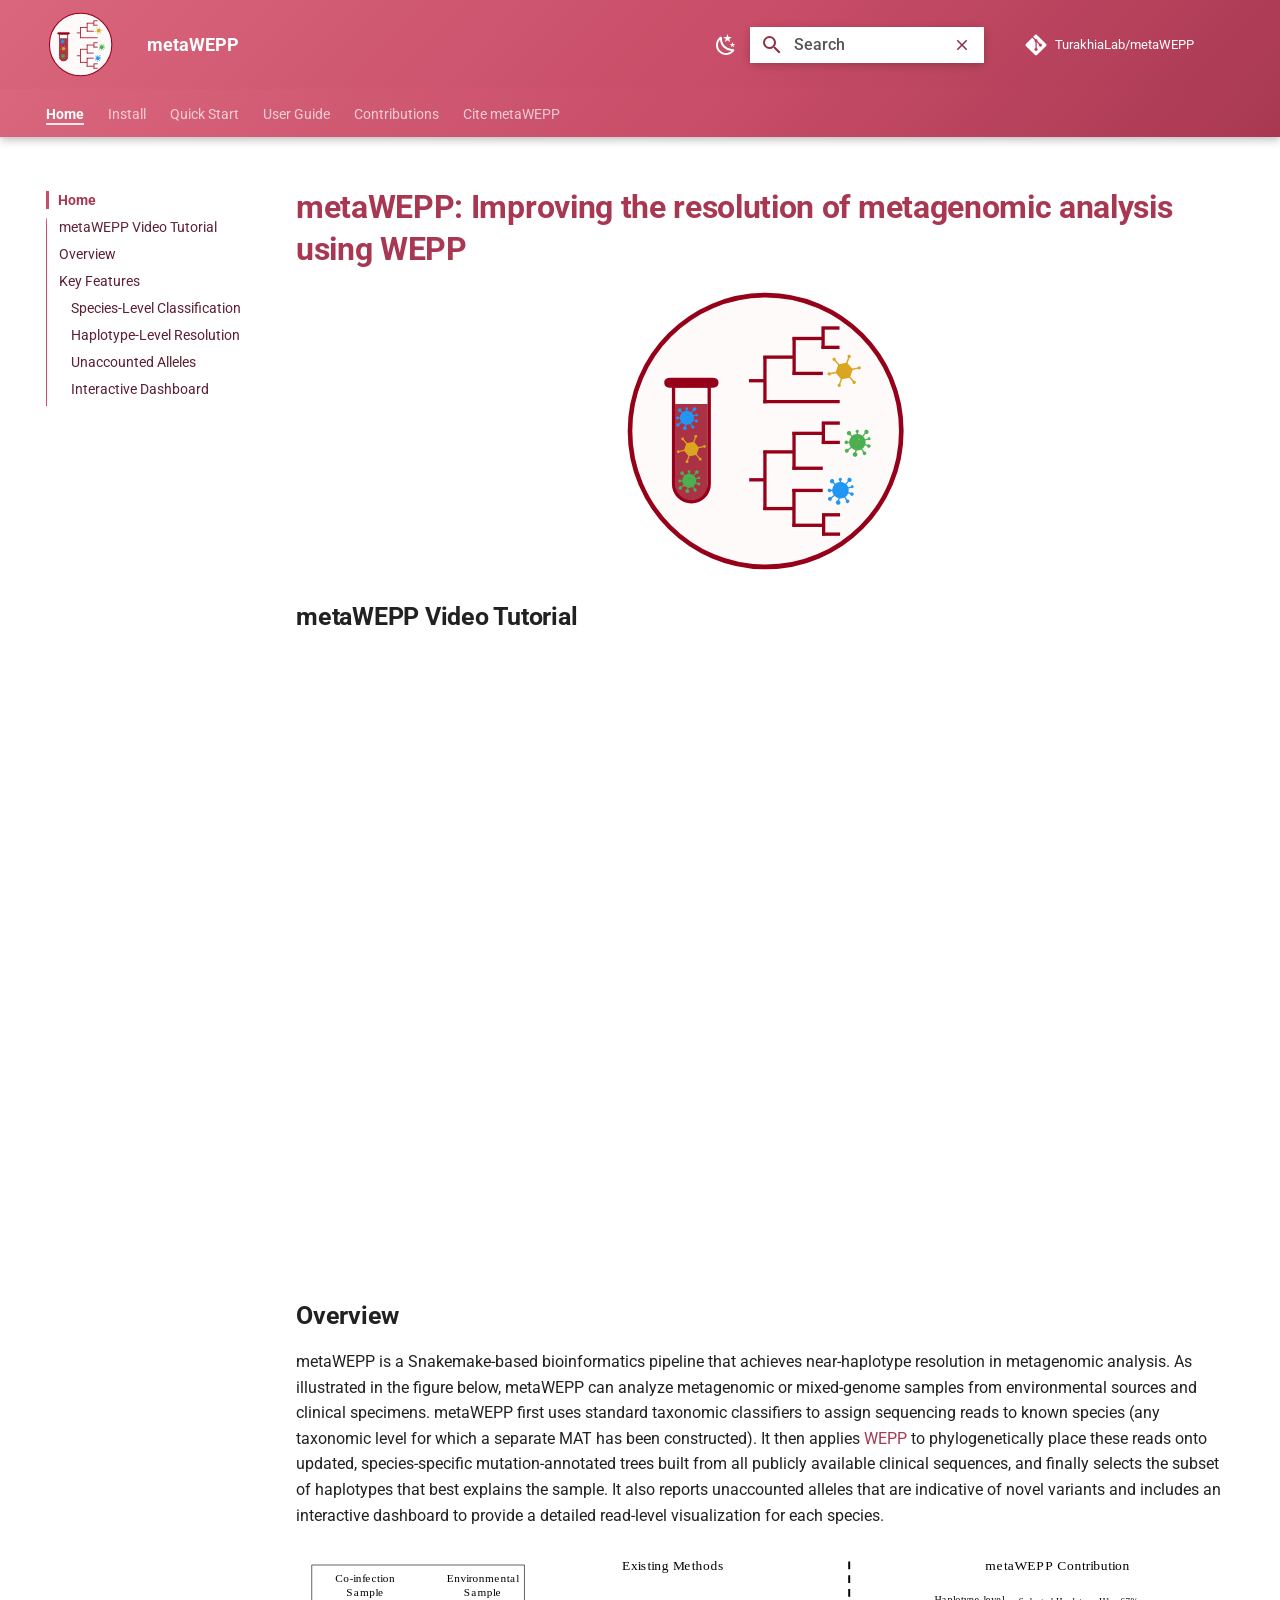
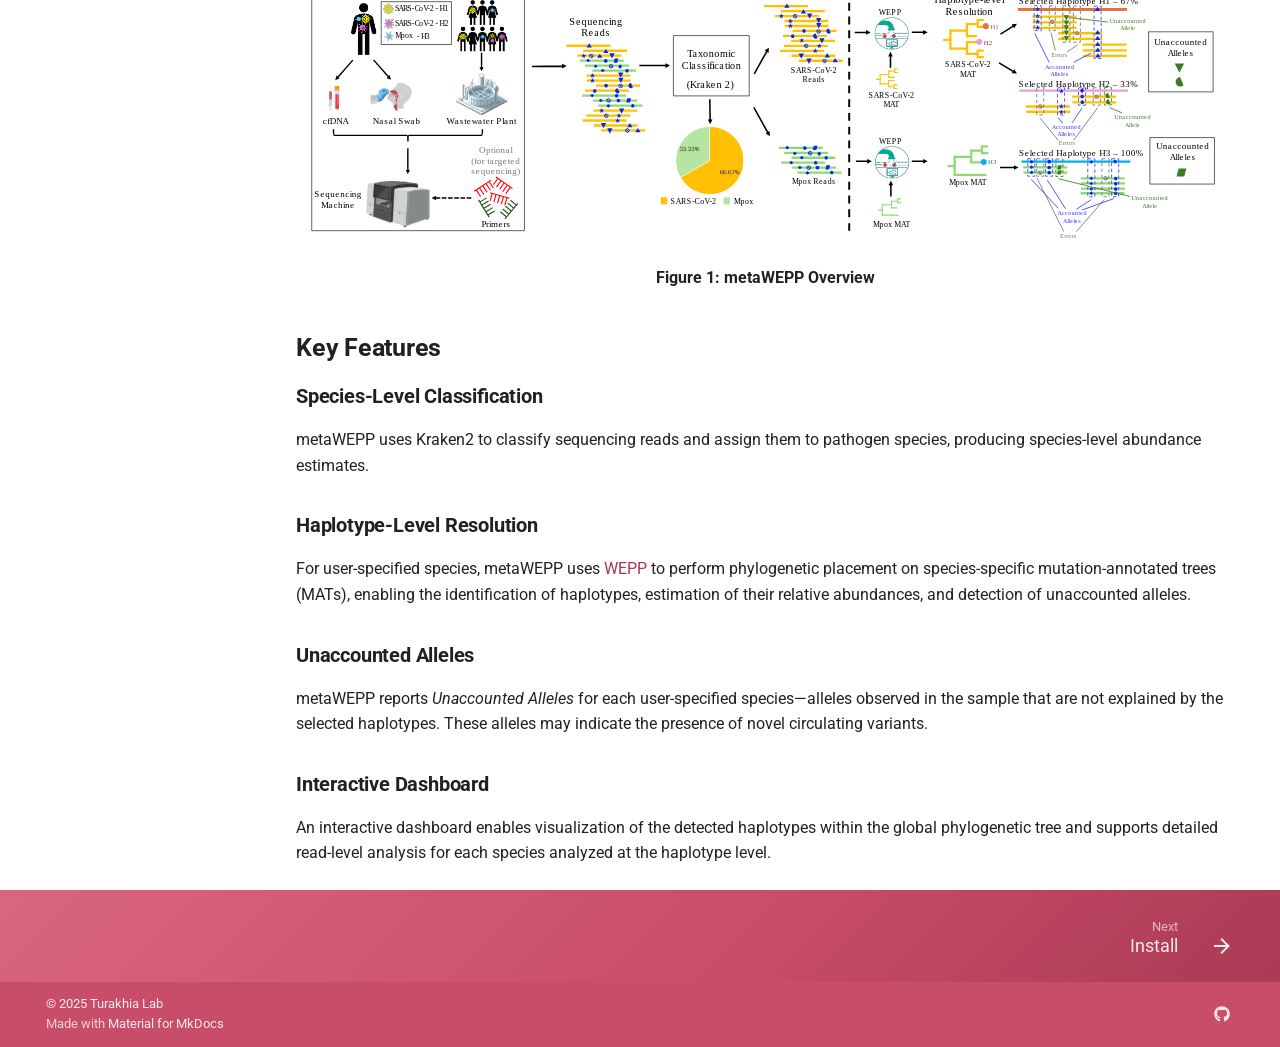
<file: index.html>
<!doctype html>
<html lang="en" class="no-js">
  <head>
    
      <meta charset="utf-8">
      <meta name="viewport" content="width=device-width,initial-scale=1">
      
      
      
        <link rel="canonical" href="https://turakhia.ucsd.edu/metaWEPP/index.html">
      
      
      
        <link rel="next" href="install.html">
      
      
        
      
      
      <link rel="icon" href="images/metaWEPP_logo.svg">
      <meta name="generator" content="mkdocs-1.6.1, mkdocs-material-9.7.7">
    
    
      
        <title>metaWEPP</title>
      
    
    
      <link rel="stylesheet" href="assets/stylesheets/main.ec1eaa64.min.css">
      
        
        <link rel="stylesheet" href="assets/stylesheets/palette.ab4e12ef.min.css">
      
      


    
    
      
    
    
      
        
        
        <link rel="preconnect" href="https://fonts.gstatic.com" crossorigin>
        <link rel="stylesheet" href="https://fonts.googleapis.com/css?family=Roboto:300,300i,400,400i,700,700i%7CRoboto+Mono:400,400i,700,700i&display=fallback">
        <style>:root{--md-text-font:"Roboto";--md-code-font:"Roboto Mono"}</style>
      
    
    
      <link rel="stylesheet" href="styles/logo.css">
    
    <script>__md_scope=new URL(".",location),__md_hash=e=>[...e].reduce(((e,_)=>(e<<5)-e+_.charCodeAt(0)),0),__md_get=(e,_=localStorage,t=__md_scope)=>JSON.parse(_.getItem(t.pathname+"."+e)),__md_set=(e,_,t=localStorage,a=__md_scope)=>{try{t.setItem(a.pathname+"."+e,JSON.stringify(_))}catch(e){}}</script>
    
      

    
    
  </head>
  
  
    
    
      
    
    
    
    
    <body dir="ltr" data-md-color-scheme="default" data-md-color-primary="custom" data-md-color-accent="custom">
  
    
    <input class="md-toggle" data-md-toggle="drawer" type="checkbox" id="__drawer" autocomplete="off">
    <input class="md-toggle" data-md-toggle="search" type="checkbox" id="__search" autocomplete="off">
    <label class="md-overlay" for="__drawer"></label>
    <div data-md-component="skip">
      
        
        <a href="#metawepp-improving-the-resolution-of-metagenomic-analysis-using-wepp" class="md-skip">
          Skip to content
        </a>
      
    </div>
    <div data-md-component="announce">
      
    </div>
    
    
      

  

<header class="md-header md-header--shadow md-header--lifted" data-md-component="header">
  <nav class="md-header__inner md-grid" aria-label="Header">
    <a href="index.html" title="metaWEPP" class="md-header__button md-logo" aria-label="metaWEPP" data-md-component="logo">
      
  <img src="images/metaWEPP_logo.svg" alt="logo">

    </a>
    <label class="md-header__button md-icon" for="__drawer">
      
      <svg xmlns="http://www.w3.org/2000/svg" viewBox="0 0 24 24"><path d="M3 6h18v2H3zm0 5h18v2H3zm0 5h18v2H3z"/></svg>
    </label>
    <div class="md-header__title" data-md-component="header-title">
      <div class="md-header__ellipsis">
        <div class="md-header__topic">
          <span class="md-ellipsis">
            metaWEPP
          </span>
        </div>
        <div class="md-header__topic" data-md-component="header-topic">
          <span class="md-ellipsis">
            
              Home
            
          </span>
        </div>
      </div>
    </div>
    
      
        <form class="md-header__option" data-md-component="palette">
  
    
    
    
    <input class="md-option" data-md-color-media="" data-md-color-scheme="default" data-md-color-primary="custom" data-md-color-accent="custom"  aria-label="Switch to dark mode"  type="radio" name="__palette" id="__palette_0">
    
      <label class="md-header__button md-icon" title="Switch to dark mode" for="__palette_1" hidden>
        <svg xmlns="http://www.w3.org/2000/svg" viewBox="0 0 24 24"><path d="m17.75 4.09-2.53 1.94.91 3.06-2.63-1.81-2.63 1.81.91-3.06-2.53-1.94L12.44 4l1.06-3 1.06 3zm3.5 6.91-1.64 1.25.59 1.98-1.7-1.17-1.7 1.17.59-1.98L15.75 11l2.06-.05L18.5 9l.69 1.95zm-2.28 4.95c.83-.08 1.72 1.1 1.19 1.85-.32.45-.66.87-1.08 1.27C15.17 23 8.84 23 4.94 19.07c-3.91-3.9-3.91-10.24 0-14.14.4-.4.82-.76 1.27-1.08.75-.53 1.93.36 1.85 1.19-.27 2.86.69 5.83 2.89 8.02a9.96 9.96 0 0 0 8.02 2.89m-1.64 2.02a12.08 12.08 0 0 1-7.8-3.47c-2.17-2.19-3.33-5-3.49-7.82-2.81 3.14-2.7 7.96.31 10.98 3.02 3.01 7.84 3.12 10.98.31"/></svg>
      </label>
    
  
    
    
    
    <input class="md-option" data-md-color-media="" data-md-color-scheme="slate" data-md-color-primary="custom" data-md-color-accent="custom"  aria-label="Switch to light mode"  type="radio" name="__palette" id="__palette_1">
    
      <label class="md-header__button md-icon" title="Switch to light mode" for="__palette_0" hidden>
        <svg xmlns="http://www.w3.org/2000/svg" viewBox="0 0 24 24"><path d="M12 7a5 5 0 0 1 5 5 5 5 0 0 1-5 5 5 5 0 0 1-5-5 5 5 0 0 1 5-5m0 2a3 3 0 0 0-3 3 3 3 0 0 0 3 3 3 3 0 0 0 3-3 3 3 0 0 0-3-3m0-7 2.39 3.42C13.65 5.15 12.84 5 12 5s-1.65.15-2.39.42zM3.34 7l4.16-.35A7.2 7.2 0 0 0 5.94 8.5c-.44.74-.69 1.5-.83 2.29zm.02 10 1.76-3.77a7.131 7.131 0 0 0 2.38 4.14zM20.65 7l-1.77 3.79a7.02 7.02 0 0 0-2.38-4.15zm-.01 10-4.14.36c.59-.51 1.12-1.14 1.54-1.86.42-.73.69-1.5.83-2.29zM12 22l-2.41-3.44c.74.27 1.55.44 2.41.44.82 0 1.63-.17 2.37-.44z"/></svg>
      </label>
    
  
</form>
      
    
    
      <script>var palette=__md_get("__palette");if(palette&&palette.color){if("(prefers-color-scheme)"===palette.color.media){var media=matchMedia("(prefers-color-scheme: light)"),input=document.querySelector(media.matches?"[data-md-color-media='(prefers-color-scheme: light)']":"[data-md-color-media='(prefers-color-scheme: dark)']");palette.color.media=input.getAttribute("data-md-color-media"),palette.color.scheme=input.getAttribute("data-md-color-scheme"),palette.color.primary=input.getAttribute("data-md-color-primary"),palette.color.accent=input.getAttribute("data-md-color-accent")}for(var[key,value]of Object.entries(palette.color))document.body.setAttribute("data-md-color-"+key,value)}</script>
    
    
    
      
      
        <label class="md-header__button md-icon" for="__search">
          
          <svg xmlns="http://www.w3.org/2000/svg" viewBox="0 0 24 24"><path d="M9.5 3A6.5 6.5 0 0 1 16 9.5c0 1.61-.59 3.09-1.56 4.23l.27.27h.79l5 5-1.5 1.5-5-5v-.79l-.27-.27A6.52 6.52 0 0 1 9.5 16 6.5 6.5 0 0 1 3 9.5 6.5 6.5 0 0 1 9.5 3m0 2C7 5 5 7 5 9.5S7 14 9.5 14 14 12 14 9.5 12 5 9.5 5"/></svg>
        </label>
        <div class="md-search" data-md-component="search" role="dialog">
  <label class="md-search__overlay" for="__search"></label>
  <div class="md-search__inner" role="search">
    <form class="md-search__form" name="search">
      <input type="text" class="md-search__input" name="query" aria-label="Search" placeholder="Search" autocapitalize="off" autocorrect="off" autocomplete="off" spellcheck="false" data-md-component="search-query" required>
      <label class="md-search__icon md-icon" for="__search">
        
        <svg xmlns="http://www.w3.org/2000/svg" viewBox="0 0 24 24"><path d="M9.5 3A6.5 6.5 0 0 1 16 9.5c0 1.61-.59 3.09-1.56 4.23l.27.27h.79l5 5-1.5 1.5-5-5v-.79l-.27-.27A6.52 6.52 0 0 1 9.5 16 6.5 6.5 0 0 1 3 9.5 6.5 6.5 0 0 1 9.5 3m0 2C7 5 5 7 5 9.5S7 14 9.5 14 14 12 14 9.5 12 5 9.5 5"/></svg>
        
        <svg xmlns="http://www.w3.org/2000/svg" viewBox="0 0 24 24"><path d="M20 11v2H8l5.5 5.5-1.42 1.42L4.16 12l7.92-7.92L13.5 5.5 8 11z"/></svg>
      </label>
      <nav class="md-search__options" aria-label="Search">
        
        <button type="reset" class="md-search__icon md-icon" title="Clear" aria-label="Clear" tabindex="-1">
          
          <svg xmlns="http://www.w3.org/2000/svg" viewBox="0 0 24 24"><path d="M19 6.41 17.59 5 12 10.59 6.41 5 5 6.41 10.59 12 5 17.59 6.41 19 12 13.41 17.59 19 19 17.59 13.41 12z"/></svg>
        </button>
      </nav>
      
        <div class="md-search__suggest" data-md-component="search-suggest"></div>
      
    </form>
    <div class="md-search__output">
      <div class="md-search__scrollwrap" tabindex="0" data-md-scrollfix>
        <div class="md-search-result" data-md-component="search-result">
          <div class="md-search-result__meta">
            Initializing search
          </div>
          <ol class="md-search-result__list" role="presentation"></ol>
        </div>
      </div>
    </div>
  </div>
</div>
      
    
    
      <div class="md-header__source">
        <a href="https://github.com/TurakhiaLab/metaWEPP" title="Go to repository" class="md-source" data-md-component="source">
  <div class="md-source__icon md-icon">
    
    <svg xmlns="http://www.w3.org/2000/svg" viewBox="0 0 448 512"><!--! Font Awesome Free 7.1.0 by @fontawesome - https://fontawesome.com License - https://fontawesome.com/license/free (Icons: CC BY 4.0, Fonts: SIL OFL 1.1, Code: MIT License) Copyright 2025 Fonticons, Inc.--><path d="M439.6 236.1 244 40.5c-5.4-5.5-12.8-8.5-20.4-8.5s-15 3-20.4 8.4L162.5 81l51.5 51.5c27.1-9.1 52.7 16.8 43.4 43.7l49.7 49.7c34.2-11.8 61.2 31 35.5 56.7-26.5 26.5-70.2-2.9-56-37.3L240.3 199v121.9c25.3 12.5 22.3 41.8 9.1 55-6.4 6.4-15.2 10.1-24.3 10.1s-17.8-3.6-24.3-10.1c-17.6-17.6-11.1-46.9 11.2-56v-123c-20.8-8.5-24.6-30.7-18.6-45L142.6 101 8.5 235.1C3 240.6 0 247.9 0 255.5s3 15 8.5 20.4l195.6 195.7c5.4 5.4 12.7 8.4 20.4 8.4s15-3 20.4-8.4l194.7-194.7c5.4-5.4 8.4-12.8 8.4-20.4s-3-15-8.4-20.4"/></svg>
  </div>
  <div class="md-source__repository">
    TurakhiaLab/metaWEPP
  </div>
</a>
      </div>
    
  </nav>
  
    
      
<nav class="md-tabs" aria-label="Tabs" data-md-component="tabs">
  <div class="md-grid">
    <ul class="md-tabs__list">
      
        
  
  
  
    
  
  
    <li class="md-tabs__item md-tabs__item--active">
      <a href="index.html" class="md-tabs__link">
        
  
  
    
  
  Home

      </a>
    </li>
  

      
        
  
  
  
  
    <li class="md-tabs__item">
      <a href="install.html" class="md-tabs__link">
        
  
  
    
  
  Install

      </a>
    </li>
  

      
        
  
  
  
  
    <li class="md-tabs__item">
      <a href="quickstart.html" class="md-tabs__link">
        
  
  
    
  
  Quick Start

      </a>
    </li>
  

      
        
  
  
  
  
    <li class="md-tabs__item">
      <a href="usage.html" class="md-tabs__link">
        
  
  
    
  
  User Guide

      </a>
    </li>
  

      
        
  
  
  
  
    <li class="md-tabs__item">
      <a href="contribution.html" class="md-tabs__link">
        
  
  
    
  
  Contributions

      </a>
    </li>
  

      
        
  
  
  
  
    <li class="md-tabs__item">
      <a href="cite.html" class="md-tabs__link">
        
  
  
    
  
  Cite metaWEPP

      </a>
    </li>
  

      
    </ul>
  </div>
</nav>
    
  
</header>
    
    <div class="md-container" data-md-component="container">
      
      
        
      
      <main class="md-main" data-md-component="main">
        <div class="md-main__inner md-grid">
          
            
              
              <div class="md-sidebar md-sidebar--primary" data-md-component="sidebar" data-md-type="navigation" >
                <div class="md-sidebar__scrollwrap">
                  <div class="md-sidebar__inner">
                    


  


  

<nav class="md-nav md-nav--primary md-nav--lifted md-nav--integrated" aria-label="Navigation" data-md-level="0">
  <label class="md-nav__title" for="__drawer">
    <a href="index.html" title="metaWEPP" class="md-nav__button md-logo" aria-label="metaWEPP" data-md-component="logo">
      
  <img src="images/metaWEPP_logo.svg" alt="logo">

    </a>
    metaWEPP
  </label>
  
    <div class="md-nav__source">
      <a href="https://github.com/TurakhiaLab/metaWEPP" title="Go to repository" class="md-source" data-md-component="source">
  <div class="md-source__icon md-icon">
    
    <svg xmlns="http://www.w3.org/2000/svg" viewBox="0 0 448 512"><!--! Font Awesome Free 7.1.0 by @fontawesome - https://fontawesome.com License - https://fontawesome.com/license/free (Icons: CC BY 4.0, Fonts: SIL OFL 1.1, Code: MIT License) Copyright 2025 Fonticons, Inc.--><path d="M439.6 236.1 244 40.5c-5.4-5.5-12.8-8.5-20.4-8.5s-15 3-20.4 8.4L162.5 81l51.5 51.5c27.1-9.1 52.7 16.8 43.4 43.7l49.7 49.7c34.2-11.8 61.2 31 35.5 56.7-26.5 26.5-70.2-2.9-56-37.3L240.3 199v121.9c25.3 12.5 22.3 41.8 9.1 55-6.4 6.4-15.2 10.1-24.3 10.1s-17.8-3.6-24.3-10.1c-17.6-17.6-11.1-46.9 11.2-56v-123c-20.8-8.5-24.6-30.7-18.6-45L142.6 101 8.5 235.1C3 240.6 0 247.9 0 255.5s3 15 8.5 20.4l195.6 195.7c5.4 5.4 12.7 8.4 20.4 8.4s15-3 20.4-8.4l194.7-194.7c5.4-5.4 8.4-12.8 8.4-20.4s-3-15-8.4-20.4"/></svg>
  </div>
  <div class="md-source__repository">
    TurakhiaLab/metaWEPP
  </div>
</a>
    </div>
  
  <ul class="md-nav__list" data-md-scrollfix>
    
      
      
  
  
    
  
  
  
    <li class="md-nav__item md-nav__item--active">
      
      <input class="md-nav__toggle md-toggle" type="checkbox" id="__toc">
      
      
        
      
      
        <label class="md-nav__link md-nav__link--active" for="__toc">
          
  
  
  <span class="md-ellipsis">
    
  
    Home
  

    
  </span>
  
  

          <span class="md-nav__icon md-icon"></span>
        </label>
      
      <a href="index.html" class="md-nav__link md-nav__link--active">
        
  
  
  <span class="md-ellipsis">
    
  
    Home
  

    
  </span>
  
  

      </a>
      
        

<nav class="md-nav md-nav--secondary" aria-label="Table of contents">
  
  
  
    
  
  
    <label class="md-nav__title" for="__toc">
      <span class="md-nav__icon md-icon"></span>
      Table of contents
    </label>
    <ul class="md-nav__list" data-md-component="toc" data-md-scrollfix>
      
        <li class="md-nav__item">
  <a href="#metawepp-video-tutorial" class="md-nav__link">
    <span class="md-ellipsis">
      
        metaWEPP Video Tutorial
      
    </span>
  </a>
  
</li>
      
        <li class="md-nav__item">
  <a href="#overview" class="md-nav__link">
    <span class="md-ellipsis">
      
        Overview
      
    </span>
  </a>
  
</li>
      
        <li class="md-nav__item">
  <a href="#key-features" class="md-nav__link">
    <span class="md-ellipsis">
      
        Key Features
      
    </span>
  </a>
  
    <nav class="md-nav" aria-label="Key Features">
      <ul class="md-nav__list">
        
          <li class="md-nav__item">
  <a href="#species-level-classification" class="md-nav__link">
    <span class="md-ellipsis">
      
        Species-Level Classification
      
    </span>
  </a>
  
</li>
        
          <li class="md-nav__item">
  <a href="#haplotype-level-resolution" class="md-nav__link">
    <span class="md-ellipsis">
      
        Haplotype-Level Resolution
      
    </span>
  </a>
  
</li>
        
          <li class="md-nav__item">
  <a href="#unaccounted-alleles" class="md-nav__link">
    <span class="md-ellipsis">
      
        Unaccounted Alleles
      
    </span>
  </a>
  
</li>
        
          <li class="md-nav__item">
  <a href="#interactive-dashboard" class="md-nav__link">
    <span class="md-ellipsis">
      
        Interactive Dashboard
      
    </span>
  </a>
  
</li>
        
      </ul>
    </nav>
  
</li>
      
    </ul>
  
</nav>
      
    </li>
  

    
      
      
  
  
  
  
    <li class="md-nav__item">
      <a href="install.html" class="md-nav__link">
        
  
  
  <span class="md-ellipsis">
    
  
    Install
  

    
  </span>
  
  

      </a>
    </li>
  

    
      
      
  
  
  
  
    <li class="md-nav__item">
      <a href="quickstart.html" class="md-nav__link">
        
  
  
  <span class="md-ellipsis">
    
  
    Quick Start
  

    
  </span>
  
  

      </a>
    </li>
  

    
      
      
  
  
  
  
    <li class="md-nav__item">
      <a href="usage.html" class="md-nav__link">
        
  
  
  <span class="md-ellipsis">
    
  
    User Guide
  

    
  </span>
  
  

      </a>
    </li>
  

    
      
      
  
  
  
  
    <li class="md-nav__item">
      <a href="contribution.html" class="md-nav__link">
        
  
  
  <span class="md-ellipsis">
    
  
    Contributions
  

    
  </span>
  
  

      </a>
    </li>
  

    
      
      
  
  
  
  
    <li class="md-nav__item">
      <a href="cite.html" class="md-nav__link">
        
  
  
  <span class="md-ellipsis">
    
  
    Cite metaWEPP
  

    
  </span>
  
  

      </a>
    </li>
  

    
  </ul>
</nav>
                  </div>
                </div>
              </div>
            
            
          
          
            <div class="md-content" data-md-component="content">
              
                



  


              
              <article class="md-content__inner md-typeset">
                
                  


  
  


<h1 id="metawepp-improving-the-resolution-of-metagenomic-analysis-using-wepp">metaWEPP: Improving the resolution of metagenomic analysis using WEPP</h1>
<div style="margin-top: -20px; margin-bottom: -20px;" align="center">
    <img src="images/metaWEPP_logo.svg" width="300">
</div>

<h2 id="metawepp-video-tutorial"><b>metaWEPP Video Tutorial</b></h2>
<iframe width="1000" height="600" src="https://www.youtube.com/embed/Q1OkBslt5w4" title="YouTube video player" frameborder="0" allow="accelerometer; autoplay; clipboard-write; encrypted-media; gyroscope; picture-in-picture; web-share" referrerpolicy="strict-origin-when-cross-origin" allowfullscreen></iframe>

<h2 id="overview"><b>Overview</b><a name="overview"></a></h2>
<p>metaWEPP is a Snakemake-based bioinformatics pipeline that achieves near-haplotype resolution in metagenomic analysis. As illustrated in the figure below, metaWEPP can analyze metagenomic or mixed-genome samples from environmental sources and clinical specimens. metaWEPP first uses standard taxonomic classifiers to assign sequencing reads to known species (any taxonomic level for which a separate MAT has been constructed). It then applies <a href="https://github.com/TurakhiaLab/WEPP">WEPP</a> to phylogenetically place these reads onto updated, species-specific mutation-annotated trees built from all publicly available clinical sequences, and finally selects the subset of haplotypes that best explains the sample. It also reports unaccounted alleles that are indicative of novel variants and includes an interactive dashboard to provide a detailed read-level visualization for each species.</p>
<div style="text-align: center;">
  <img src="images/metaWEPP_Overview.svg" style="max-width: 100%; height: auto;">
</div>

<div style="text-align: center; justify; margin-top: 10px;">
    <b>Figure 1: metaWEPP Overview</b> 
</div>

<h2 id="key-features"><b>Key Features</b></h2>
<h3 id="species-level-classification"><b>Species-Level Classification</b></h3>
<p>metaWEPP uses Kraken2 to classify sequencing reads and assign them to pathogen species, producing species-level abundance estimates.</p>
<h3 id="haplotype-level-resolution"><b>Haplotype-Level Resolution</b></h3>
<p>For user-specified species, metaWEPP uses <a href="https://github.com/TurakhiaLab/WEPP">WEPP</a> to perform phylogenetic placement on species-specific mutation-annotated trees (MATs), enabling the identification of haplotypes, estimation of their relative abundances, and detection of unaccounted alleles.</p>
<h3 id="unaccounted-alleles"><b>Unaccounted Alleles</b></h3>
<p>metaWEPP reports <em>Unaccounted Alleles</em> for each user-specified species—alleles observed in the sample that are not explained by the selected haplotypes. These alleles may indicate the presence of novel circulating variants.</p>
<h3 id="interactive-dashboard"><b>Interactive Dashboard</b></h3>
<p>An interactive dashboard enables visualization of the detected haplotypes within the global phylogenetic tree and supports detailed read-level analysis for each species analyzed at the haplotype level.</p>












                
              </article>
            </div>
          
          
  <script>var tabs=__md_get("__tabs");if(Array.isArray(tabs))e:for(var set of document.querySelectorAll(".tabbed-set")){var labels=set.querySelector(".tabbed-labels");for(var tab of tabs)for(var label of labels.getElementsByTagName("label"))if(label.innerText.trim()===tab){var input=document.getElementById(label.htmlFor);input.checked=!0;continue e}}</script>

<script>var target=document.getElementById(location.hash.slice(1));target&&target.name&&(target.checked=target.name.startsWith("__tabbed_"))</script>
        </div>
        
      </main>
      
        <footer class="md-footer">
  
    
      
      <nav class="md-footer__inner md-grid" aria-label="Footer" >
        
        
          
          <a href="install.html" class="md-footer__link md-footer__link--next" aria-label="Next: Install">
            <div class="md-footer__title">
              <span class="md-footer__direction">
                Next
              </span>
              <div class="md-ellipsis">
                Install
              </div>
            </div>
            <div class="md-footer__button md-icon">
              
              <svg xmlns="http://www.w3.org/2000/svg" viewBox="0 0 24 24"><path d="M4 11v2h12l-5.5 5.5 1.42 1.42L19.84 12l-7.92-7.92L10.5 5.5 16 11z"/></svg>
            </div>
          </a>
        
      </nav>
    
  
  <div class="md-footer-meta md-typeset">
    <div class="md-footer-meta__inner md-grid">
      <div class="md-copyright">
  
    <div class="md-copyright__highlight">
      &copy; 2025 <a href="https://github.com/TurakhiaLab" target="_blank" rel="noopener">Turakhia Lab</a>

    </div>
  
  
    Made with
    <a href="https://squidfunk.github.io/mkdocs-material/" target="_blank" rel="noopener">
      Material for MkDocs
    </a>
  
</div>
      
        
<div class="md-social">
  
    
    
    
    
      
      
    
    <a href="https://github.com/TurakhiaLab/metaWEPP" target="_blank" rel="noopener" title="github.com" class="md-social__link">
      <svg xmlns="http://www.w3.org/2000/svg" viewBox="0 0 512 512"><!--! Font Awesome Free 7.1.0 by @fontawesome - https://fontawesome.com License - https://fontawesome.com/license/free (Icons: CC BY 4.0, Fonts: SIL OFL 1.1, Code: MIT License) Copyright 2025 Fonticons, Inc.--><path d="M173.9 397.4c0 2-2.3 3.6-5.2 3.6-3.3.3-5.6-1.3-5.6-3.6 0-2 2.3-3.6 5.2-3.6 3-.3 5.6 1.3 5.6 3.6m-31.1-4.5c-.7 2 1.3 4.3 4.3 4.9 2.6 1 5.6 0 6.2-2s-1.3-4.3-4.3-5.2c-2.6-.7-5.5.3-6.2 2.3m44.2-1.7c-2.9.7-4.9 2.6-4.6 4.9.3 2 2.9 3.3 5.9 2.6 2.9-.7 4.9-2.6 4.6-4.6-.3-1.9-3-3.2-5.9-2.9M252.8 8C114.1 8 8 113.3 8 252c0 110.9 69.8 205.8 169.5 239.2 12.8 2.3 17.3-5.6 17.3-12.1 0-6.2-.3-40.4-.3-61.4 0 0-70 15-84.7-29.8 0 0-11.4-29.1-27.8-36.6 0 0-22.9-15.7 1.6-15.4 0 0 24.9 2 38.6 25.8 21.9 38.6 58.6 27.5 72.9 20.9 2.3-16 8.8-27.1 16-33.7-55.9-6.2-112.3-14.3-112.3-110.5 0-27.5 7.6-41.3 23.6-58.9-2.6-6.5-11.1-33.3 2.6-67.9 20.9-6.5 69 27 69 27 20-5.6 41.5-8.5 62.8-8.5s42.8 2.9 62.8 8.5c0 0 48.1-33.6 69-27 13.7 34.7 5.2 61.4 2.6 67.9 16 17.7 25.8 31.5 25.8 58.9 0 96.5-58.9 104.2-114.8 110.5 9.2 7.9 17 22.9 17 46.4 0 33.7-.3 75.4-.3 83.6 0 6.5 4.6 14.4 17.3 12.1C436.2 457.8 504 362.9 504 252 504 113.3 391.5 8 252.8 8M105.2 352.9c-1.3 1-1 3.3.7 5.2 1.6 1.6 3.9 2.3 5.2 1 1.3-1 1-3.3-.7-5.2-1.6-1.6-3.9-2.3-5.2-1m-10.8-8.1c-.7 1.3.3 2.9 2.3 3.9 1.6 1 3.6.7 4.3-.7.7-1.3-.3-2.9-2.3-3.9-2-.6-3.6-.3-4.3.7m32.4 35.6c-1.6 1.3-1 4.3 1.3 6.2 2.3 2.3 5.2 2.6 6.5 1 1.3-1.3.7-4.3-1.3-6.2-2.2-2.3-5.2-2.6-6.5-1m-11.4-14.7c-1.6 1-1.6 3.6 0 5.9s4.3 3.3 5.6 2.3c1.6-1.3 1.6-3.9 0-6.2-1.4-2.3-4-3.3-5.6-2"/></svg>
    </a>
  
</div>
      
    </div>
  </div>
</footer>
      
    </div>
    <div class="md-dialog" data-md-component="dialog">
      <div class="md-dialog__inner md-typeset"></div>
    </div>
    
    
    
      
      
      <script id="__config" type="application/json">{"annotate": null, "base": ".", "features": ["content.tabs.link", "content.code.annotation", "content.code.copy", "content.tooltips", "toc.follow", "toc.integrate", "navigation.tabs", "navigation.sections", "navigation.path", "navigation.tabs.sticky", "navigation.instant.prefetch", "navigation.tracking", "navigation.footer", "navigation.expand", "search.highlight", "search.suggest"], "search": "assets/javascripts/workers/search.2c215733.min.js", "tags": null, "translations": {"clipboard.copied": "Copied to clipboard", "clipboard.copy": "Copy to clipboard", "search.result.more.one": "1 more on this page", "search.result.more.other": "# more on this page", "search.result.none": "No matching documents", "search.result.one": "1 matching document", "search.result.other": "# matching documents", "search.result.placeholder": "Type to start searching", "search.result.term.missing": "Missing", "select.version": "Select version"}, "version": null}</script>
    
    
      <script src="assets/javascripts/bundle.d7400e89.min.js"></script>
      
    
  </body>
</html>
</file>
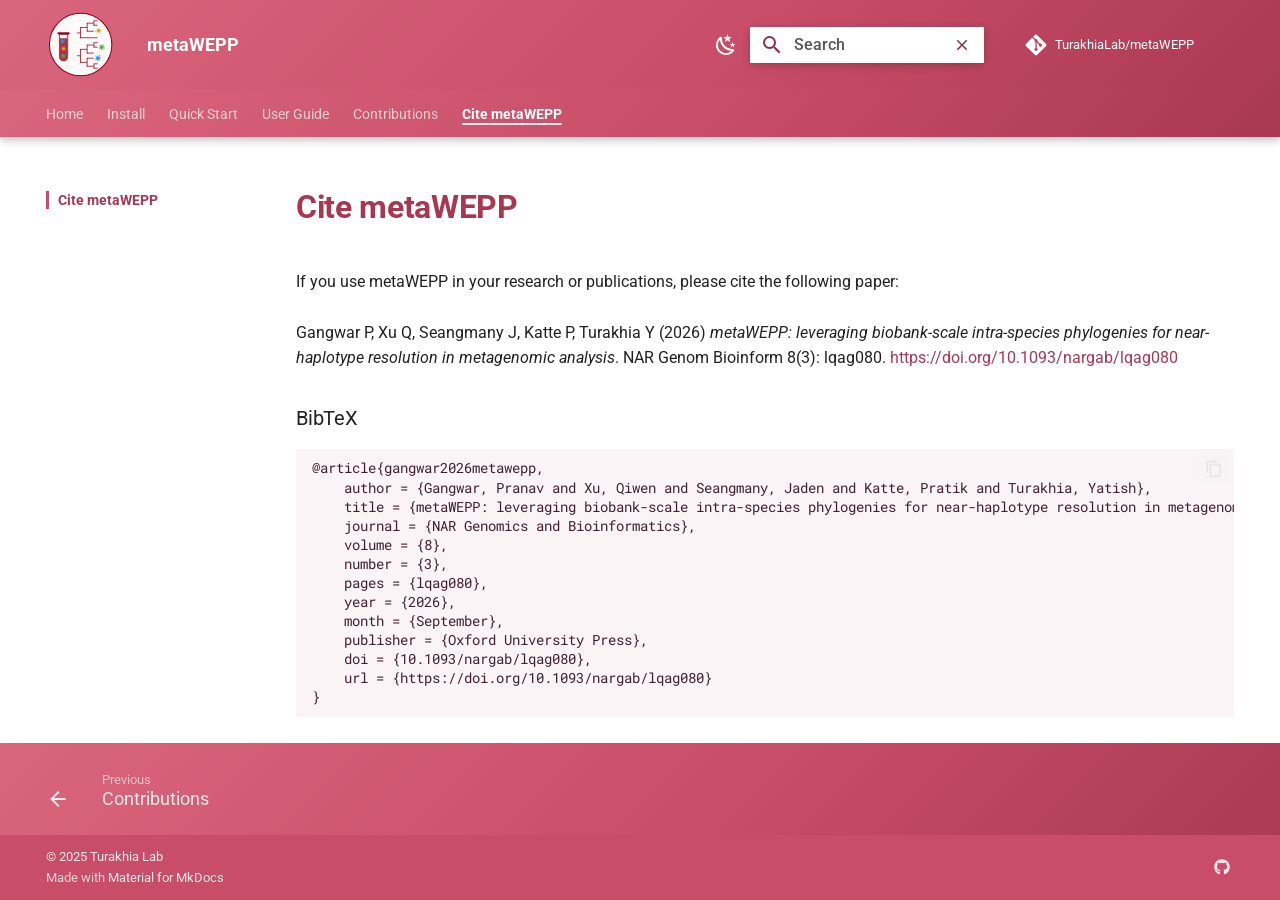
<file: cite.html>
<!doctype html>
<html lang="en" class="no-js">
  <head>
    
      <meta charset="utf-8">
      <meta name="viewport" content="width=device-width,initial-scale=1">
      
      
      
        <link rel="canonical" href="https://turakhia.ucsd.edu/metaWEPP/cite.html">
      
      
        <link rel="prev" href="contribution.html">
      
      
      
        
      
      
      <link rel="icon" href="images/metaWEPP_logo.svg">
      <meta name="generator" content="mkdocs-1.6.1, mkdocs-material-9.7.7">
    
    
      
        <title>Cite metaWEPP - metaWEPP</title>
      
    
    
      <link rel="stylesheet" href="assets/stylesheets/main.ec1eaa64.min.css">
      
        
        <link rel="stylesheet" href="assets/stylesheets/palette.ab4e12ef.min.css">
      
      


    
    
      
    
    
      
        
        
        <link rel="preconnect" href="https://fonts.gstatic.com" crossorigin>
        <link rel="stylesheet" href="https://fonts.googleapis.com/css?family=Roboto:300,300i,400,400i,700,700i%7CRoboto+Mono:400,400i,700,700i&display=fallback">
        <style>:root{--md-text-font:"Roboto";--md-code-font:"Roboto Mono"}</style>
      
    
    
      <link rel="stylesheet" href="styles/logo.css">
    
    <script>__md_scope=new URL(".",location),__md_hash=e=>[...e].reduce(((e,_)=>(e<<5)-e+_.charCodeAt(0)),0),__md_get=(e,_=localStorage,t=__md_scope)=>JSON.parse(_.getItem(t.pathname+"."+e)),__md_set=(e,_,t=localStorage,a=__md_scope)=>{try{t.setItem(a.pathname+"."+e,JSON.stringify(_))}catch(e){}}</script>
    
      

    
    
  </head>
  
  
    
    
      
    
    
    
    
    <body dir="ltr" data-md-color-scheme="default" data-md-color-primary="custom" data-md-color-accent="custom">
  
    
    <input class="md-toggle" data-md-toggle="drawer" type="checkbox" id="__drawer" autocomplete="off">
    <input class="md-toggle" data-md-toggle="search" type="checkbox" id="__search" autocomplete="off">
    <label class="md-overlay" for="__drawer"></label>
    <div data-md-component="skip">
      
        
        <a href="#cite-metawepp" class="md-skip">
          Skip to content
        </a>
      
    </div>
    <div data-md-component="announce">
      
    </div>
    
    
      

  

<header class="md-header md-header--shadow md-header--lifted" data-md-component="header">
  <nav class="md-header__inner md-grid" aria-label="Header">
    <a href="index.html" title="metaWEPP" class="md-header__button md-logo" aria-label="metaWEPP" data-md-component="logo">
      
  <img src="images/metaWEPP_logo.svg" alt="logo">

    </a>
    <label class="md-header__button md-icon" for="__drawer">
      
      <svg xmlns="http://www.w3.org/2000/svg" viewBox="0 0 24 24"><path d="M3 6h18v2H3zm0 5h18v2H3zm0 5h18v2H3z"/></svg>
    </label>
    <div class="md-header__title" data-md-component="header-title">
      <div class="md-header__ellipsis">
        <div class="md-header__topic">
          <span class="md-ellipsis">
            metaWEPP
          </span>
        </div>
        <div class="md-header__topic" data-md-component="header-topic">
          <span class="md-ellipsis">
            
              Cite metaWEPP
            
          </span>
        </div>
      </div>
    </div>
    
      
        <form class="md-header__option" data-md-component="palette">
  
    
    
    
    <input class="md-option" data-md-color-media="" data-md-color-scheme="default" data-md-color-primary="custom" data-md-color-accent="custom"  aria-label="Switch to dark mode"  type="radio" name="__palette" id="__palette_0">
    
      <label class="md-header__button md-icon" title="Switch to dark mode" for="__palette_1" hidden>
        <svg xmlns="http://www.w3.org/2000/svg" viewBox="0 0 24 24"><path d="m17.75 4.09-2.53 1.94.91 3.06-2.63-1.81-2.63 1.81.91-3.06-2.53-1.94L12.44 4l1.06-3 1.06 3zm3.5 6.91-1.64 1.25.59 1.98-1.7-1.17-1.7 1.17.59-1.98L15.75 11l2.06-.05L18.5 9l.69 1.95zm-2.28 4.95c.83-.08 1.72 1.1 1.19 1.85-.32.45-.66.87-1.08 1.27C15.17 23 8.84 23 4.94 19.07c-3.91-3.9-3.91-10.24 0-14.14.4-.4.82-.76 1.27-1.08.75-.53 1.93.36 1.85 1.19-.27 2.86.69 5.83 2.89 8.02a9.96 9.96 0 0 0 8.02 2.89m-1.64 2.02a12.08 12.08 0 0 1-7.8-3.47c-2.17-2.19-3.33-5-3.49-7.82-2.81 3.14-2.7 7.96.31 10.98 3.02 3.01 7.84 3.12 10.98.31"/></svg>
      </label>
    
  
    
    
    
    <input class="md-option" data-md-color-media="" data-md-color-scheme="slate" data-md-color-primary="custom" data-md-color-accent="custom"  aria-label="Switch to light mode"  type="radio" name="__palette" id="__palette_1">
    
      <label class="md-header__button md-icon" title="Switch to light mode" for="__palette_0" hidden>
        <svg xmlns="http://www.w3.org/2000/svg" viewBox="0 0 24 24"><path d="M12 7a5 5 0 0 1 5 5 5 5 0 0 1-5 5 5 5 0 0 1-5-5 5 5 0 0 1 5-5m0 2a3 3 0 0 0-3 3 3 3 0 0 0 3 3 3 3 0 0 0 3-3 3 3 0 0 0-3-3m0-7 2.39 3.42C13.65 5.15 12.84 5 12 5s-1.65.15-2.39.42zM3.34 7l4.16-.35A7.2 7.2 0 0 0 5.94 8.5c-.44.74-.69 1.5-.83 2.29zm.02 10 1.76-3.77a7.131 7.131 0 0 0 2.38 4.14zM20.65 7l-1.77 3.79a7.02 7.02 0 0 0-2.38-4.15zm-.01 10-4.14.36c.59-.51 1.12-1.14 1.54-1.86.42-.73.69-1.5.83-2.29zM12 22l-2.41-3.44c.74.27 1.55.44 2.41.44.82 0 1.63-.17 2.37-.44z"/></svg>
      </label>
    
  
</form>
      
    
    
      <script>var palette=__md_get("__palette");if(palette&&palette.color){if("(prefers-color-scheme)"===palette.color.media){var media=matchMedia("(prefers-color-scheme: light)"),input=document.querySelector(media.matches?"[data-md-color-media='(prefers-color-scheme: light)']":"[data-md-color-media='(prefers-color-scheme: dark)']");palette.color.media=input.getAttribute("data-md-color-media"),palette.color.scheme=input.getAttribute("data-md-color-scheme"),palette.color.primary=input.getAttribute("data-md-color-primary"),palette.color.accent=input.getAttribute("data-md-color-accent")}for(var[key,value]of Object.entries(palette.color))document.body.setAttribute("data-md-color-"+key,value)}</script>
    
    
    
      
      
        <label class="md-header__button md-icon" for="__search">
          
          <svg xmlns="http://www.w3.org/2000/svg" viewBox="0 0 24 24"><path d="M9.5 3A6.5 6.5 0 0 1 16 9.5c0 1.61-.59 3.09-1.56 4.23l.27.27h.79l5 5-1.5 1.5-5-5v-.79l-.27-.27A6.52 6.52 0 0 1 9.5 16 6.5 6.5 0 0 1 3 9.5 6.5 6.5 0 0 1 9.5 3m0 2C7 5 5 7 5 9.5S7 14 9.5 14 14 12 14 9.5 12 5 9.5 5"/></svg>
        </label>
        <div class="md-search" data-md-component="search" role="dialog">
  <label class="md-search__overlay" for="__search"></label>
  <div class="md-search__inner" role="search">
    <form class="md-search__form" name="search">
      <input type="text" class="md-search__input" name="query" aria-label="Search" placeholder="Search" autocapitalize="off" autocorrect="off" autocomplete="off" spellcheck="false" data-md-component="search-query" required>
      <label class="md-search__icon md-icon" for="__search">
        
        <svg xmlns="http://www.w3.org/2000/svg" viewBox="0 0 24 24"><path d="M9.5 3A6.5 6.5 0 0 1 16 9.5c0 1.61-.59 3.09-1.56 4.23l.27.27h.79l5 5-1.5 1.5-5-5v-.79l-.27-.27A6.52 6.52 0 0 1 9.5 16 6.5 6.5 0 0 1 3 9.5 6.5 6.5 0 0 1 9.5 3m0 2C7 5 5 7 5 9.5S7 14 9.5 14 14 12 14 9.5 12 5 9.5 5"/></svg>
        
        <svg xmlns="http://www.w3.org/2000/svg" viewBox="0 0 24 24"><path d="M20 11v2H8l5.5 5.5-1.42 1.42L4.16 12l7.92-7.92L13.5 5.5 8 11z"/></svg>
      </label>
      <nav class="md-search__options" aria-label="Search">
        
        <button type="reset" class="md-search__icon md-icon" title="Clear" aria-label="Clear" tabindex="-1">
          
          <svg xmlns="http://www.w3.org/2000/svg" viewBox="0 0 24 24"><path d="M19 6.41 17.59 5 12 10.59 6.41 5 5 6.41 10.59 12 5 17.59 6.41 19 12 13.41 17.59 19 19 17.59 13.41 12z"/></svg>
        </button>
      </nav>
      
        <div class="md-search__suggest" data-md-component="search-suggest"></div>
      
    </form>
    <div class="md-search__output">
      <div class="md-search__scrollwrap" tabindex="0" data-md-scrollfix>
        <div class="md-search-result" data-md-component="search-result">
          <div class="md-search-result__meta">
            Initializing search
          </div>
          <ol class="md-search-result__list" role="presentation"></ol>
        </div>
      </div>
    </div>
  </div>
</div>
      
    
    
      <div class="md-header__source">
        <a href="https://github.com/TurakhiaLab/metaWEPP" title="Go to repository" class="md-source" data-md-component="source">
  <div class="md-source__icon md-icon">
    
    <svg xmlns="http://www.w3.org/2000/svg" viewBox="0 0 448 512"><!--! Font Awesome Free 7.1.0 by @fontawesome - https://fontawesome.com License - https://fontawesome.com/license/free (Icons: CC BY 4.0, Fonts: SIL OFL 1.1, Code: MIT License) Copyright 2025 Fonticons, Inc.--><path d="M439.6 236.1 244 40.5c-5.4-5.5-12.8-8.5-20.4-8.5s-15 3-20.4 8.4L162.5 81l51.5 51.5c27.1-9.1 52.7 16.8 43.4 43.7l49.7 49.7c34.2-11.8 61.2 31 35.5 56.7-26.5 26.5-70.2-2.9-56-37.3L240.3 199v121.9c25.3 12.5 22.3 41.8 9.1 55-6.4 6.4-15.2 10.1-24.3 10.1s-17.8-3.6-24.3-10.1c-17.6-17.6-11.1-46.9 11.2-56v-123c-20.8-8.5-24.6-30.7-18.6-45L142.6 101 8.5 235.1C3 240.6 0 247.9 0 255.5s3 15 8.5 20.4l195.6 195.7c5.4 5.4 12.7 8.4 20.4 8.4s15-3 20.4-8.4l194.7-194.7c5.4-5.4 8.4-12.8 8.4-20.4s-3-15-8.4-20.4"/></svg>
  </div>
  <div class="md-source__repository">
    TurakhiaLab/metaWEPP
  </div>
</a>
      </div>
    
  </nav>
  
    
      
<nav class="md-tabs" aria-label="Tabs" data-md-component="tabs">
  <div class="md-grid">
    <ul class="md-tabs__list">
      
        
  
  
  
  
    <li class="md-tabs__item">
      <a href="index.html" class="md-tabs__link">
        
  
  
    
  
  Home

      </a>
    </li>
  

      
        
  
  
  
  
    <li class="md-tabs__item">
      <a href="install.html" class="md-tabs__link">
        
  
  
    
  
  Install

      </a>
    </li>
  

      
        
  
  
  
  
    <li class="md-tabs__item">
      <a href="quickstart.html" class="md-tabs__link">
        
  
  
    
  
  Quick Start

      </a>
    </li>
  

      
        
  
  
  
  
    <li class="md-tabs__item">
      <a href="usage.html" class="md-tabs__link">
        
  
  
    
  
  User Guide

      </a>
    </li>
  

      
        
  
  
  
  
    <li class="md-tabs__item">
      <a href="contribution.html" class="md-tabs__link">
        
  
  
    
  
  Contributions

      </a>
    </li>
  

      
        
  
  
  
    
  
  
    <li class="md-tabs__item md-tabs__item--active">
      <a href="cite.html" class="md-tabs__link">
        
  
  
    
  
  Cite metaWEPP

      </a>
    </li>
  

      
    </ul>
  </div>
</nav>
    
  
</header>
    
    <div class="md-container" data-md-component="container">
      
      
        
      
      <main class="md-main" data-md-component="main">
        <div class="md-main__inner md-grid">
          
            
              
              <div class="md-sidebar md-sidebar--primary" data-md-component="sidebar" data-md-type="navigation" >
                <div class="md-sidebar__scrollwrap">
                  <div class="md-sidebar__inner">
                    


  


  

<nav class="md-nav md-nav--primary md-nav--lifted md-nav--integrated" aria-label="Navigation" data-md-level="0">
  <label class="md-nav__title" for="__drawer">
    <a href="index.html" title="metaWEPP" class="md-nav__button md-logo" aria-label="metaWEPP" data-md-component="logo">
      
  <img src="images/metaWEPP_logo.svg" alt="logo">

    </a>
    metaWEPP
  </label>
  
    <div class="md-nav__source">
      <a href="https://github.com/TurakhiaLab/metaWEPP" title="Go to repository" class="md-source" data-md-component="source">
  <div class="md-source__icon md-icon">
    
    <svg xmlns="http://www.w3.org/2000/svg" viewBox="0 0 448 512"><!--! Font Awesome Free 7.1.0 by @fontawesome - https://fontawesome.com License - https://fontawesome.com/license/free (Icons: CC BY 4.0, Fonts: SIL OFL 1.1, Code: MIT License) Copyright 2025 Fonticons, Inc.--><path d="M439.6 236.1 244 40.5c-5.4-5.5-12.8-8.5-20.4-8.5s-15 3-20.4 8.4L162.5 81l51.5 51.5c27.1-9.1 52.7 16.8 43.4 43.7l49.7 49.7c34.2-11.8 61.2 31 35.5 56.7-26.5 26.5-70.2-2.9-56-37.3L240.3 199v121.9c25.3 12.5 22.3 41.8 9.1 55-6.4 6.4-15.2 10.1-24.3 10.1s-17.8-3.6-24.3-10.1c-17.6-17.6-11.1-46.9 11.2-56v-123c-20.8-8.5-24.6-30.7-18.6-45L142.6 101 8.5 235.1C3 240.6 0 247.9 0 255.5s3 15 8.5 20.4l195.6 195.7c5.4 5.4 12.7 8.4 20.4 8.4s15-3 20.4-8.4l194.7-194.7c5.4-5.4 8.4-12.8 8.4-20.4s-3-15-8.4-20.4"/></svg>
  </div>
  <div class="md-source__repository">
    TurakhiaLab/metaWEPP
  </div>
</a>
    </div>
  
  <ul class="md-nav__list" data-md-scrollfix>
    
      
      
  
  
  
  
    <li class="md-nav__item">
      <a href="index.html" class="md-nav__link">
        
  
  
  <span class="md-ellipsis">
    
  
    Home
  

    
  </span>
  
  

      </a>
    </li>
  

    
      
      
  
  
  
  
    <li class="md-nav__item">
      <a href="install.html" class="md-nav__link">
        
  
  
  <span class="md-ellipsis">
    
  
    Install
  

    
  </span>
  
  

      </a>
    </li>
  

    
      
      
  
  
  
  
    <li class="md-nav__item">
      <a href="quickstart.html" class="md-nav__link">
        
  
  
  <span class="md-ellipsis">
    
  
    Quick Start
  

    
  </span>
  
  

      </a>
    </li>
  

    
      
      
  
  
  
  
    <li class="md-nav__item">
      <a href="usage.html" class="md-nav__link">
        
  
  
  <span class="md-ellipsis">
    
  
    User Guide
  

    
  </span>
  
  

      </a>
    </li>
  

    
      
      
  
  
  
  
    <li class="md-nav__item">
      <a href="contribution.html" class="md-nav__link">
        
  
  
  <span class="md-ellipsis">
    
  
    Contributions
  

    
  </span>
  
  

      </a>
    </li>
  

    
      
      
  
  
    
  
  
  
    <li class="md-nav__item md-nav__item--active">
      
      <input class="md-nav__toggle md-toggle" type="checkbox" id="__toc">
      
      
        
      
      
      <a href="cite.html" class="md-nav__link md-nav__link--active">
        
  
  
  <span class="md-ellipsis">
    
  
    Cite metaWEPP
  

    
  </span>
  
  

      </a>
      
    </li>
  

    
  </ul>
</nav>
                  </div>
                </div>
              </div>
            
            
          
          
            <div class="md-content" data-md-component="content">
              
                



  


              
              <article class="md-content__inner md-typeset">
                
                  


  
  


<h1 id="cite-metawepp"><b>Cite metaWEPP</b></h1>
<p>If you use metaWEPP in your research or publications, please cite the following paper:<br><br>
Gangwar P, Xu Q, Seangmany J, Katte P, Turakhia Y (2026) <i>metaWEPP: leveraging biobank-scale intra-species phylogenies for near-haplotype resolution in metagenomic analysis</i>. NAR Genom Bioinform 8(3): lqag080. <a href="https://doi.org/10.1093/nargab/lqag080">https://doi.org/10.1093/nargab/lqag080</a></p>
<h3>BibTeX</h3>
<pre><code>@article{gangwar2026metawepp,
    author = {Gangwar, Pranav and Xu, Qiwen and Seangmany, Jaden and Katte, Pratik and Turakhia, Yatish},
    title = {metaWEPP: leveraging biobank-scale intra-species phylogenies for near-haplotype resolution in metagenomic analysis},
    journal = {NAR Genomics and Bioinformatics},
    volume = {8},
    number = {3},
    pages = {lqag080},
    year = {2026},
    month = {September},
    publisher = {Oxford University Press},
    doi = {10.1093/nargab/lqag080},
    url = {https://doi.org/10.1093/nargab/lqag080}
}</code></pre>












                
              </article>
            </div>
          
          
  <script>var tabs=__md_get("__tabs");if(Array.isArray(tabs))e:for(var set of document.querySelectorAll(".tabbed-set")){var labels=set.querySelector(".tabbed-labels");for(var tab of tabs)for(var label of labels.getElementsByTagName("label"))if(label.innerText.trim()===tab){var input=document.getElementById(label.htmlFor);input.checked=!0;continue e}}</script>

<script>var target=document.getElementById(location.hash.slice(1));target&&target.name&&(target.checked=target.name.startsWith("__tabbed_"))</script>
        </div>
        
      </main>
      
        <footer class="md-footer">
  
    
      
      <nav class="md-footer__inner md-grid" aria-label="Footer" >
        
          
          <a href="contribution.html" class="md-footer__link md-footer__link--prev" aria-label="Previous: Contributions">
            <div class="md-footer__button md-icon">
              
              <svg xmlns="http://www.w3.org/2000/svg" viewBox="0 0 24 24"><path d="M20 11v2H8l5.5 5.5-1.42 1.42L4.16 12l7.92-7.92L13.5 5.5 8 11z"/></svg>
            </div>
            <div class="md-footer__title">
              <span class="md-footer__direction">
                Previous
              </span>
              <div class="md-ellipsis">
                Contributions
              </div>
            </div>
          </a>
        
        
      </nav>
    
  
  <div class="md-footer-meta md-typeset">
    <div class="md-footer-meta__inner md-grid">
      <div class="md-copyright">
  
    <div class="md-copyright__highlight">
      &copy; 2025 <a href="https://github.com/TurakhiaLab" target="_blank" rel="noopener">Turakhia Lab</a>

    </div>
  
  
    Made with
    <a href="https://squidfunk.github.io/mkdocs-material/" target="_blank" rel="noopener">
      Material for MkDocs
    </a>
  
</div>
      
        
<div class="md-social">
  
    
    
    
    
      
      
    
    <a href="https://github.com/TurakhiaLab/metaWEPP" target="_blank" rel="noopener" title="github.com" class="md-social__link">
      <svg xmlns="http://www.w3.org/2000/svg" viewBox="0 0 512 512"><!--! Font Awesome Free 7.1.0 by @fontawesome - https://fontawesome.com License - https://fontawesome.com/license/free (Icons: CC BY 4.0, Fonts: SIL OFL 1.1, Code: MIT License) Copyright 2025 Fonticons, Inc.--><path d="M173.9 397.4c0 2-2.3 3.6-5.2 3.6-3.3.3-5.6-1.3-5.6-3.6 0-2 2.3-3.6 5.2-3.6 3-.3 5.6 1.3 5.6 3.6m-31.1-4.5c-.7 2 1.3 4.3 4.3 4.9 2.6 1 5.6 0 6.2-2s-1.3-4.3-4.3-5.2c-2.6-.7-5.5.3-6.2 2.3m44.2-1.7c-2.9.7-4.9 2.6-4.6 4.9.3 2 2.9 3.3 5.9 2.6 2.9-.7 4.9-2.6 4.6-4.6-.3-1.9-3-3.2-5.9-2.9M252.8 8C114.1 8 8 113.3 8 252c0 110.9 69.8 205.8 169.5 239.2 12.8 2.3 17.3-5.6 17.3-12.1 0-6.2-.3-40.4-.3-61.4 0 0-70 15-84.7-29.8 0 0-11.4-29.1-27.8-36.6 0 0-22.9-15.7 1.6-15.4 0 0 24.9 2 38.6 25.8 21.9 38.6 58.6 27.5 72.9 20.9 2.3-16 8.8-27.1 16-33.7-55.9-6.2-112.3-14.3-112.3-110.5 0-27.5 7.6-41.3 23.6-58.9-2.6-6.5-11.1-33.3 2.6-67.9 20.9-6.5 69 27 69 27 20-5.6 41.5-8.5 62.8-8.5s42.8 2.9 62.8 8.5c0 0 48.1-33.6 69-27 13.7 34.7 5.2 61.4 2.6 67.9 16 17.7 25.8 31.5 25.8 58.9 0 96.5-58.9 104.2-114.8 110.5 9.2 7.9 17 22.9 17 46.4 0 33.7-.3 75.4-.3 83.6 0 6.5 4.6 14.4 17.3 12.1C436.2 457.8 504 362.9 504 252 504 113.3 391.5 8 252.8 8M105.2 352.9c-1.3 1-1 3.3.7 5.2 1.6 1.6 3.9 2.3 5.2 1 1.3-1 1-3.3-.7-5.2-1.6-1.6-3.9-2.3-5.2-1m-10.8-8.1c-.7 1.3.3 2.9 2.3 3.9 1.6 1 3.6.7 4.3-.7.7-1.3-.3-2.9-2.3-3.9-2-.6-3.6-.3-4.3.7m32.4 35.6c-1.6 1.3-1 4.3 1.3 6.2 2.3 2.3 5.2 2.6 6.5 1 1.3-1.3.7-4.3-1.3-6.2-2.2-2.3-5.2-2.6-6.5-1m-11.4-14.7c-1.6 1-1.6 3.6 0 5.9s4.3 3.3 5.6 2.3c1.6-1.3 1.6-3.9 0-6.2-1.4-2.3-4-3.3-5.6-2"/></svg>
    </a>
  
</div>
      
    </div>
  </div>
</footer>
      
    </div>
    <div class="md-dialog" data-md-component="dialog">
      <div class="md-dialog__inner md-typeset"></div>
    </div>
    
    
    
      
      
      <script id="__config" type="application/json">{"annotate": null, "base": ".", "features": ["content.tabs.link", "content.code.annotation", "content.code.copy", "content.tooltips", "toc.follow", "toc.integrate", "navigation.tabs", "navigation.sections", "navigation.path", "navigation.tabs.sticky", "navigation.instant.prefetch", "navigation.tracking", "navigation.footer", "navigation.expand", "search.highlight", "search.suggest"], "search": "assets/javascripts/workers/search.2c215733.min.js", "tags": null, "translations": {"clipboard.copied": "Copied to clipboard", "clipboard.copy": "Copy to clipboard", "search.result.more.one": "1 more on this page", "search.result.more.other": "# more on this page", "search.result.none": "No matching documents", "search.result.one": "1 matching document", "search.result.other": "# matching documents", "search.result.placeholder": "Type to start searching", "search.result.term.missing": "Missing", "select.version": "Select version"}, "version": null}</script>
    
    
      <script src="assets/javascripts/bundle.d7400e89.min.js"></script>
      
    
  </body>
</html>
</file>
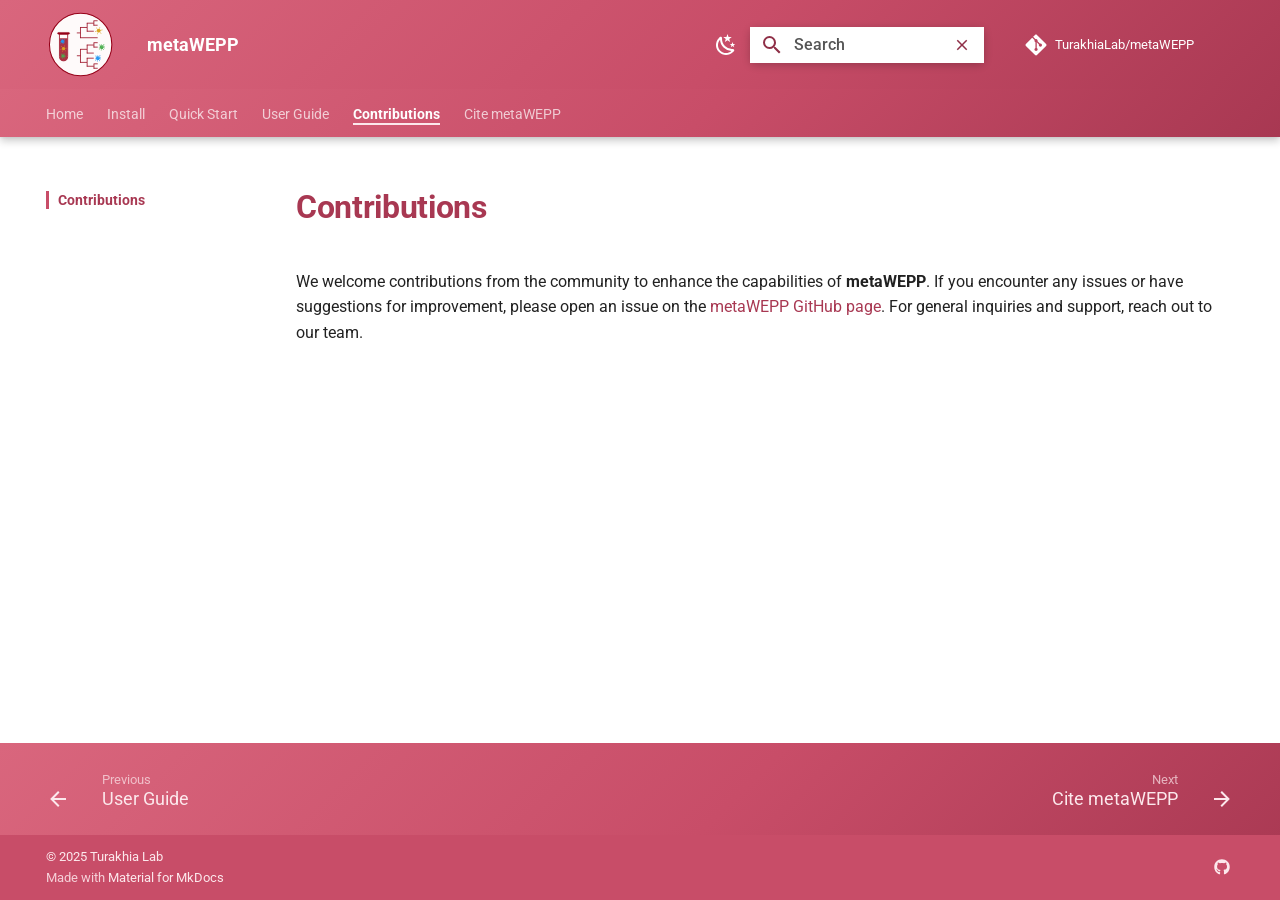
<file: contribution.html>
<!doctype html>
<html lang="en" class="no-js">
  <head>
    
      <meta charset="utf-8">
      <meta name="viewport" content="width=device-width,initial-scale=1">
      
      
      
        <link rel="canonical" href="https://turakhia.ucsd.edu/metaWEPP/contribution.html">
      
      
        <link rel="prev" href="usage.html">
      
      
        <link rel="next" href="cite.html">
      
      
        
      
      
      <link rel="icon" href="images/metaWEPP_logo.svg">
      <meta name="generator" content="mkdocs-1.6.1, mkdocs-material-9.7.7">
    
    
      
        <title>Contributions - metaWEPP</title>
      
    
    
      <link rel="stylesheet" href="assets/stylesheets/main.ec1eaa64.min.css">
      
        
        <link rel="stylesheet" href="assets/stylesheets/palette.ab4e12ef.min.css">
      
      


    
    
      
    
    
      
        
        
        <link rel="preconnect" href="https://fonts.gstatic.com" crossorigin>
        <link rel="stylesheet" href="https://fonts.googleapis.com/css?family=Roboto:300,300i,400,400i,700,700i%7CRoboto+Mono:400,400i,700,700i&display=fallback">
        <style>:root{--md-text-font:"Roboto";--md-code-font:"Roboto Mono"}</style>
      
    
    
      <link rel="stylesheet" href="styles/logo.css">
    
    <script>__md_scope=new URL(".",location),__md_hash=e=>[...e].reduce(((e,_)=>(e<<5)-e+_.charCodeAt(0)),0),__md_get=(e,_=localStorage,t=__md_scope)=>JSON.parse(_.getItem(t.pathname+"."+e)),__md_set=(e,_,t=localStorage,a=__md_scope)=>{try{t.setItem(a.pathname+"."+e,JSON.stringify(_))}catch(e){}}</script>
    
      

    
    
  </head>
  
  
    
    
      
    
    
    
    
    <body dir="ltr" data-md-color-scheme="default" data-md-color-primary="custom" data-md-color-accent="custom">
  
    
    <input class="md-toggle" data-md-toggle="drawer" type="checkbox" id="__drawer" autocomplete="off">
    <input class="md-toggle" data-md-toggle="search" type="checkbox" id="__search" autocomplete="off">
    <label class="md-overlay" for="__drawer"></label>
    <div data-md-component="skip">
      
        
        <a href="#contributions" class="md-skip">
          Skip to content
        </a>
      
    </div>
    <div data-md-component="announce">
      
    </div>
    
    
      

  

<header class="md-header md-header--shadow md-header--lifted" data-md-component="header">
  <nav class="md-header__inner md-grid" aria-label="Header">
    <a href="index.html" title="metaWEPP" class="md-header__button md-logo" aria-label="metaWEPP" data-md-component="logo">
      
  <img src="images/metaWEPP_logo.svg" alt="logo">

    </a>
    <label class="md-header__button md-icon" for="__drawer">
      
      <svg xmlns="http://www.w3.org/2000/svg" viewBox="0 0 24 24"><path d="M3 6h18v2H3zm0 5h18v2H3zm0 5h18v2H3z"/></svg>
    </label>
    <div class="md-header__title" data-md-component="header-title">
      <div class="md-header__ellipsis">
        <div class="md-header__topic">
          <span class="md-ellipsis">
            metaWEPP
          </span>
        </div>
        <div class="md-header__topic" data-md-component="header-topic">
          <span class="md-ellipsis">
            
              Contributions
            
          </span>
        </div>
      </div>
    </div>
    
      
        <form class="md-header__option" data-md-component="palette">
  
    
    
    
    <input class="md-option" data-md-color-media="" data-md-color-scheme="default" data-md-color-primary="custom" data-md-color-accent="custom"  aria-label="Switch to dark mode"  type="radio" name="__palette" id="__palette_0">
    
      <label class="md-header__button md-icon" title="Switch to dark mode" for="__palette_1" hidden>
        <svg xmlns="http://www.w3.org/2000/svg" viewBox="0 0 24 24"><path d="m17.75 4.09-2.53 1.94.91 3.06-2.63-1.81-2.63 1.81.91-3.06-2.53-1.94L12.44 4l1.06-3 1.06 3zm3.5 6.91-1.64 1.25.59 1.98-1.7-1.17-1.7 1.17.59-1.98L15.75 11l2.06-.05L18.5 9l.69 1.95zm-2.28 4.95c.83-.08 1.72 1.1 1.19 1.85-.32.45-.66.87-1.08 1.27C15.17 23 8.84 23 4.94 19.07c-3.91-3.9-3.91-10.24 0-14.14.4-.4.82-.76 1.27-1.08.75-.53 1.93.36 1.85 1.19-.27 2.86.69 5.83 2.89 8.02a9.96 9.96 0 0 0 8.02 2.89m-1.64 2.02a12.08 12.08 0 0 1-7.8-3.47c-2.17-2.19-3.33-5-3.49-7.82-2.81 3.14-2.7 7.96.31 10.98 3.02 3.01 7.84 3.12 10.98.31"/></svg>
      </label>
    
  
    
    
    
    <input class="md-option" data-md-color-media="" data-md-color-scheme="slate" data-md-color-primary="custom" data-md-color-accent="custom"  aria-label="Switch to light mode"  type="radio" name="__palette" id="__palette_1">
    
      <label class="md-header__button md-icon" title="Switch to light mode" for="__palette_0" hidden>
        <svg xmlns="http://www.w3.org/2000/svg" viewBox="0 0 24 24"><path d="M12 7a5 5 0 0 1 5 5 5 5 0 0 1-5 5 5 5 0 0 1-5-5 5 5 0 0 1 5-5m0 2a3 3 0 0 0-3 3 3 3 0 0 0 3 3 3 3 0 0 0 3-3 3 3 0 0 0-3-3m0-7 2.39 3.42C13.65 5.15 12.84 5 12 5s-1.65.15-2.39.42zM3.34 7l4.16-.35A7.2 7.2 0 0 0 5.94 8.5c-.44.74-.69 1.5-.83 2.29zm.02 10 1.76-3.77a7.131 7.131 0 0 0 2.38 4.14zM20.65 7l-1.77 3.79a7.02 7.02 0 0 0-2.38-4.15zm-.01 10-4.14.36c.59-.51 1.12-1.14 1.54-1.86.42-.73.69-1.5.83-2.29zM12 22l-2.41-3.44c.74.27 1.55.44 2.41.44.82 0 1.63-.17 2.37-.44z"/></svg>
      </label>
    
  
</form>
      
    
    
      <script>var palette=__md_get("__palette");if(palette&&palette.color){if("(prefers-color-scheme)"===palette.color.media){var media=matchMedia("(prefers-color-scheme: light)"),input=document.querySelector(media.matches?"[data-md-color-media='(prefers-color-scheme: light)']":"[data-md-color-media='(prefers-color-scheme: dark)']");palette.color.media=input.getAttribute("data-md-color-media"),palette.color.scheme=input.getAttribute("data-md-color-scheme"),palette.color.primary=input.getAttribute("data-md-color-primary"),palette.color.accent=input.getAttribute("data-md-color-accent")}for(var[key,value]of Object.entries(palette.color))document.body.setAttribute("data-md-color-"+key,value)}</script>
    
    
    
      
      
        <label class="md-header__button md-icon" for="__search">
          
          <svg xmlns="http://www.w3.org/2000/svg" viewBox="0 0 24 24"><path d="M9.5 3A6.5 6.5 0 0 1 16 9.5c0 1.61-.59 3.09-1.56 4.23l.27.27h.79l5 5-1.5 1.5-5-5v-.79l-.27-.27A6.52 6.52 0 0 1 9.5 16 6.5 6.5 0 0 1 3 9.5 6.5 6.5 0 0 1 9.5 3m0 2C7 5 5 7 5 9.5S7 14 9.5 14 14 12 14 9.5 12 5 9.5 5"/></svg>
        </label>
        <div class="md-search" data-md-component="search" role="dialog">
  <label class="md-search__overlay" for="__search"></label>
  <div class="md-search__inner" role="search">
    <form class="md-search__form" name="search">
      <input type="text" class="md-search__input" name="query" aria-label="Search" placeholder="Search" autocapitalize="off" autocorrect="off" autocomplete="off" spellcheck="false" data-md-component="search-query" required>
      <label class="md-search__icon md-icon" for="__search">
        
        <svg xmlns="http://www.w3.org/2000/svg" viewBox="0 0 24 24"><path d="M9.5 3A6.5 6.5 0 0 1 16 9.5c0 1.61-.59 3.09-1.56 4.23l.27.27h.79l5 5-1.5 1.5-5-5v-.79l-.27-.27A6.52 6.52 0 0 1 9.5 16 6.5 6.5 0 0 1 3 9.5 6.5 6.5 0 0 1 9.5 3m0 2C7 5 5 7 5 9.5S7 14 9.5 14 14 12 14 9.5 12 5 9.5 5"/></svg>
        
        <svg xmlns="http://www.w3.org/2000/svg" viewBox="0 0 24 24"><path d="M20 11v2H8l5.5 5.5-1.42 1.42L4.16 12l7.92-7.92L13.5 5.5 8 11z"/></svg>
      </label>
      <nav class="md-search__options" aria-label="Search">
        
        <button type="reset" class="md-search__icon md-icon" title="Clear" aria-label="Clear" tabindex="-1">
          
          <svg xmlns="http://www.w3.org/2000/svg" viewBox="0 0 24 24"><path d="M19 6.41 17.59 5 12 10.59 6.41 5 5 6.41 10.59 12 5 17.59 6.41 19 12 13.41 17.59 19 19 17.59 13.41 12z"/></svg>
        </button>
      </nav>
      
        <div class="md-search__suggest" data-md-component="search-suggest"></div>
      
    </form>
    <div class="md-search__output">
      <div class="md-search__scrollwrap" tabindex="0" data-md-scrollfix>
        <div class="md-search-result" data-md-component="search-result">
          <div class="md-search-result__meta">
            Initializing search
          </div>
          <ol class="md-search-result__list" role="presentation"></ol>
        </div>
      </div>
    </div>
  </div>
</div>
      
    
    
      <div class="md-header__source">
        <a href="https://github.com/TurakhiaLab/metaWEPP" title="Go to repository" class="md-source" data-md-component="source">
  <div class="md-source__icon md-icon">
    
    <svg xmlns="http://www.w3.org/2000/svg" viewBox="0 0 448 512"><!--! Font Awesome Free 7.1.0 by @fontawesome - https://fontawesome.com License - https://fontawesome.com/license/free (Icons: CC BY 4.0, Fonts: SIL OFL 1.1, Code: MIT License) Copyright 2025 Fonticons, Inc.--><path d="M439.6 236.1 244 40.5c-5.4-5.5-12.8-8.5-20.4-8.5s-15 3-20.4 8.4L162.5 81l51.5 51.5c27.1-9.1 52.7 16.8 43.4 43.7l49.7 49.7c34.2-11.8 61.2 31 35.5 56.7-26.5 26.5-70.2-2.9-56-37.3L240.3 199v121.9c25.3 12.5 22.3 41.8 9.1 55-6.4 6.4-15.2 10.1-24.3 10.1s-17.8-3.6-24.3-10.1c-17.6-17.6-11.1-46.9 11.2-56v-123c-20.8-8.5-24.6-30.7-18.6-45L142.6 101 8.5 235.1C3 240.6 0 247.9 0 255.5s3 15 8.5 20.4l195.6 195.7c5.4 5.4 12.7 8.4 20.4 8.4s15-3 20.4-8.4l194.7-194.7c5.4-5.4 8.4-12.8 8.4-20.4s-3-15-8.4-20.4"/></svg>
  </div>
  <div class="md-source__repository">
    TurakhiaLab/metaWEPP
  </div>
</a>
      </div>
    
  </nav>
  
    
      
<nav class="md-tabs" aria-label="Tabs" data-md-component="tabs">
  <div class="md-grid">
    <ul class="md-tabs__list">
      
        
  
  
  
  
    <li class="md-tabs__item">
      <a href="index.html" class="md-tabs__link">
        
  
  
    
  
  Home

      </a>
    </li>
  

      
        
  
  
  
  
    <li class="md-tabs__item">
      <a href="install.html" class="md-tabs__link">
        
  
  
    
  
  Install

      </a>
    </li>
  

      
        
  
  
  
  
    <li class="md-tabs__item">
      <a href="quickstart.html" class="md-tabs__link">
        
  
  
    
  
  Quick Start

      </a>
    </li>
  

      
        
  
  
  
  
    <li class="md-tabs__item">
      <a href="usage.html" class="md-tabs__link">
        
  
  
    
  
  User Guide

      </a>
    </li>
  

      
        
  
  
  
    
  
  
    <li class="md-tabs__item md-tabs__item--active">
      <a href="contribution.html" class="md-tabs__link">
        
  
  
    
  
  Contributions

      </a>
    </li>
  

      
        
  
  
  
  
    <li class="md-tabs__item">
      <a href="cite.html" class="md-tabs__link">
        
  
  
    
  
  Cite metaWEPP

      </a>
    </li>
  

      
    </ul>
  </div>
</nav>
    
  
</header>
    
    <div class="md-container" data-md-component="container">
      
      
        
      
      <main class="md-main" data-md-component="main">
        <div class="md-main__inner md-grid">
          
            
              
              <div class="md-sidebar md-sidebar--primary" data-md-component="sidebar" data-md-type="navigation" >
                <div class="md-sidebar__scrollwrap">
                  <div class="md-sidebar__inner">
                    


  


  

<nav class="md-nav md-nav--primary md-nav--lifted md-nav--integrated" aria-label="Navigation" data-md-level="0">
  <label class="md-nav__title" for="__drawer">
    <a href="index.html" title="metaWEPP" class="md-nav__button md-logo" aria-label="metaWEPP" data-md-component="logo">
      
  <img src="images/metaWEPP_logo.svg" alt="logo">

    </a>
    metaWEPP
  </label>
  
    <div class="md-nav__source">
      <a href="https://github.com/TurakhiaLab/metaWEPP" title="Go to repository" class="md-source" data-md-component="source">
  <div class="md-source__icon md-icon">
    
    <svg xmlns="http://www.w3.org/2000/svg" viewBox="0 0 448 512"><!--! Font Awesome Free 7.1.0 by @fontawesome - https://fontawesome.com License - https://fontawesome.com/license/free (Icons: CC BY 4.0, Fonts: SIL OFL 1.1, Code: MIT License) Copyright 2025 Fonticons, Inc.--><path d="M439.6 236.1 244 40.5c-5.4-5.5-12.8-8.5-20.4-8.5s-15 3-20.4 8.4L162.5 81l51.5 51.5c27.1-9.1 52.7 16.8 43.4 43.7l49.7 49.7c34.2-11.8 61.2 31 35.5 56.7-26.5 26.5-70.2-2.9-56-37.3L240.3 199v121.9c25.3 12.5 22.3 41.8 9.1 55-6.4 6.4-15.2 10.1-24.3 10.1s-17.8-3.6-24.3-10.1c-17.6-17.6-11.1-46.9 11.2-56v-123c-20.8-8.5-24.6-30.7-18.6-45L142.6 101 8.5 235.1C3 240.6 0 247.9 0 255.5s3 15 8.5 20.4l195.6 195.7c5.4 5.4 12.7 8.4 20.4 8.4s15-3 20.4-8.4l194.7-194.7c5.4-5.4 8.4-12.8 8.4-20.4s-3-15-8.4-20.4"/></svg>
  </div>
  <div class="md-source__repository">
    TurakhiaLab/metaWEPP
  </div>
</a>
    </div>
  
  <ul class="md-nav__list" data-md-scrollfix>
    
      
      
  
  
  
  
    <li class="md-nav__item">
      <a href="index.html" class="md-nav__link">
        
  
  
  <span class="md-ellipsis">
    
  
    Home
  

    
  </span>
  
  

      </a>
    </li>
  

    
      
      
  
  
  
  
    <li class="md-nav__item">
      <a href="install.html" class="md-nav__link">
        
  
  
  <span class="md-ellipsis">
    
  
    Install
  

    
  </span>
  
  

      </a>
    </li>
  

    
      
      
  
  
  
  
    <li class="md-nav__item">
      <a href="quickstart.html" class="md-nav__link">
        
  
  
  <span class="md-ellipsis">
    
  
    Quick Start
  

    
  </span>
  
  

      </a>
    </li>
  

    
      
      
  
  
  
  
    <li class="md-nav__item">
      <a href="usage.html" class="md-nav__link">
        
  
  
  <span class="md-ellipsis">
    
  
    User Guide
  

    
  </span>
  
  

      </a>
    </li>
  

    
      
      
  
  
    
  
  
  
    <li class="md-nav__item md-nav__item--active">
      
      <input class="md-nav__toggle md-toggle" type="checkbox" id="__toc">
      
      
        
      
      
      <a href="contribution.html" class="md-nav__link md-nav__link--active">
        
  
  
  <span class="md-ellipsis">
    
  
    Contributions
  

    
  </span>
  
  

      </a>
      
    </li>
  

    
      
      
  
  
  
  
    <li class="md-nav__item">
      <a href="cite.html" class="md-nav__link">
        
  
  
  <span class="md-ellipsis">
    
  
    Cite metaWEPP
  

    
  </span>
  
  

      </a>
    </li>
  

    
  </ul>
</nav>
                  </div>
                </div>
              </div>
            
            
          
          
            <div class="md-content" data-md-component="content">
              
                



  


              
              <article class="md-content__inner md-typeset">
                
                  


  
  


<h1 id="contributions">Contributions</h1>
<p>We welcome contributions from the community to enhance the capabilities of <strong>metaWEPP</strong>. If you encounter any issues or have suggestions for improvement, please open an issue on the <a href="https://github.com/TurakhiaLab/metaWEPP/issues">metaWEPP GitHub page</a>. For general inquiries and support, reach out to our team.</p>












                
              </article>
            </div>
          
          
  <script>var tabs=__md_get("__tabs");if(Array.isArray(tabs))e:for(var set of document.querySelectorAll(".tabbed-set")){var labels=set.querySelector(".tabbed-labels");for(var tab of tabs)for(var label of labels.getElementsByTagName("label"))if(label.innerText.trim()===tab){var input=document.getElementById(label.htmlFor);input.checked=!0;continue e}}</script>

<script>var target=document.getElementById(location.hash.slice(1));target&&target.name&&(target.checked=target.name.startsWith("__tabbed_"))</script>
        </div>
        
      </main>
      
        <footer class="md-footer">
  
    
      
      <nav class="md-footer__inner md-grid" aria-label="Footer" >
        
          
          <a href="usage.html" class="md-footer__link md-footer__link--prev" aria-label="Previous: User Guide">
            <div class="md-footer__button md-icon">
              
              <svg xmlns="http://www.w3.org/2000/svg" viewBox="0 0 24 24"><path d="M20 11v2H8l5.5 5.5-1.42 1.42L4.16 12l7.92-7.92L13.5 5.5 8 11z"/></svg>
            </div>
            <div class="md-footer__title">
              <span class="md-footer__direction">
                Previous
              </span>
              <div class="md-ellipsis">
                User Guide
              </div>
            </div>
          </a>
        
        
          
          <a href="cite.html" class="md-footer__link md-footer__link--next" aria-label="Next: Cite metaWEPP">
            <div class="md-footer__title">
              <span class="md-footer__direction">
                Next
              </span>
              <div class="md-ellipsis">
                Cite metaWEPP
              </div>
            </div>
            <div class="md-footer__button md-icon">
              
              <svg xmlns="http://www.w3.org/2000/svg" viewBox="0 0 24 24"><path d="M4 11v2h12l-5.5 5.5 1.42 1.42L19.84 12l-7.92-7.92L10.5 5.5 16 11z"/></svg>
            </div>
          </a>
        
      </nav>
    
  
  <div class="md-footer-meta md-typeset">
    <div class="md-footer-meta__inner md-grid">
      <div class="md-copyright">
  
    <div class="md-copyright__highlight">
      &copy; 2025 <a href="https://github.com/TurakhiaLab" target="_blank" rel="noopener">Turakhia Lab</a>

    </div>
  
  
    Made with
    <a href="https://squidfunk.github.io/mkdocs-material/" target="_blank" rel="noopener">
      Material for MkDocs
    </a>
  
</div>
      
        
<div class="md-social">
  
    
    
    
    
      
      
    
    <a href="https://github.com/TurakhiaLab/metaWEPP" target="_blank" rel="noopener" title="github.com" class="md-social__link">
      <svg xmlns="http://www.w3.org/2000/svg" viewBox="0 0 512 512"><!--! Font Awesome Free 7.1.0 by @fontawesome - https://fontawesome.com License - https://fontawesome.com/license/free (Icons: CC BY 4.0, Fonts: SIL OFL 1.1, Code: MIT License) Copyright 2025 Fonticons, Inc.--><path d="M173.9 397.4c0 2-2.3 3.6-5.2 3.6-3.3.3-5.6-1.3-5.6-3.6 0-2 2.3-3.6 5.2-3.6 3-.3 5.6 1.3 5.6 3.6m-31.1-4.5c-.7 2 1.3 4.3 4.3 4.9 2.6 1 5.6 0 6.2-2s-1.3-4.3-4.3-5.2c-2.6-.7-5.5.3-6.2 2.3m44.2-1.7c-2.9.7-4.9 2.6-4.6 4.9.3 2 2.9 3.3 5.9 2.6 2.9-.7 4.9-2.6 4.6-4.6-.3-1.9-3-3.2-5.9-2.9M252.8 8C114.1 8 8 113.3 8 252c0 110.9 69.8 205.8 169.5 239.2 12.8 2.3 17.3-5.6 17.3-12.1 0-6.2-.3-40.4-.3-61.4 0 0-70 15-84.7-29.8 0 0-11.4-29.1-27.8-36.6 0 0-22.9-15.7 1.6-15.4 0 0 24.9 2 38.6 25.8 21.9 38.6 58.6 27.5 72.9 20.9 2.3-16 8.8-27.1 16-33.7-55.9-6.2-112.3-14.3-112.3-110.5 0-27.5 7.6-41.3 23.6-58.9-2.6-6.5-11.1-33.3 2.6-67.9 20.9-6.5 69 27 69 27 20-5.6 41.5-8.5 62.8-8.5s42.8 2.9 62.8 8.5c0 0 48.1-33.6 69-27 13.7 34.7 5.2 61.4 2.6 67.9 16 17.7 25.8 31.5 25.8 58.9 0 96.5-58.9 104.2-114.8 110.5 9.2 7.9 17 22.9 17 46.4 0 33.7-.3 75.4-.3 83.6 0 6.5 4.6 14.4 17.3 12.1C436.2 457.8 504 362.9 504 252 504 113.3 391.5 8 252.8 8M105.2 352.9c-1.3 1-1 3.3.7 5.2 1.6 1.6 3.9 2.3 5.2 1 1.3-1 1-3.3-.7-5.2-1.6-1.6-3.9-2.3-5.2-1m-10.8-8.1c-.7 1.3.3 2.9 2.3 3.9 1.6 1 3.6.7 4.3-.7.7-1.3-.3-2.9-2.3-3.9-2-.6-3.6-.3-4.3.7m32.4 35.6c-1.6 1.3-1 4.3 1.3 6.2 2.3 2.3 5.2 2.6 6.5 1 1.3-1.3.7-4.3-1.3-6.2-2.2-2.3-5.2-2.6-6.5-1m-11.4-14.7c-1.6 1-1.6 3.6 0 5.9s4.3 3.3 5.6 2.3c1.6-1.3 1.6-3.9 0-6.2-1.4-2.3-4-3.3-5.6-2"/></svg>
    </a>
  
</div>
      
    </div>
  </div>
</footer>
      
    </div>
    <div class="md-dialog" data-md-component="dialog">
      <div class="md-dialog__inner md-typeset"></div>
    </div>
    
    
    
      
      
      <script id="__config" type="application/json">{"annotate": null, "base": ".", "features": ["content.tabs.link", "content.code.annotation", "content.code.copy", "content.tooltips", "toc.follow", "toc.integrate", "navigation.tabs", "navigation.sections", "navigation.path", "navigation.tabs.sticky", "navigation.instant.prefetch", "navigation.tracking", "navigation.footer", "navigation.expand", "search.highlight", "search.suggest"], "search": "assets/javascripts/workers/search.2c215733.min.js", "tags": null, "translations": {"clipboard.copied": "Copied to clipboard", "clipboard.copy": "Copy to clipboard", "search.result.more.one": "1 more on this page", "search.result.more.other": "# more on this page", "search.result.none": "No matching documents", "search.result.one": "1 matching document", "search.result.other": "# matching documents", "search.result.placeholder": "Type to start searching", "search.result.term.missing": "Missing", "select.version": "Select version"}, "version": null}</script>
    
    
      <script src="assets/javascripts/bundle.d7400e89.min.js"></script>
      
    
  </body>
</html>
</file>
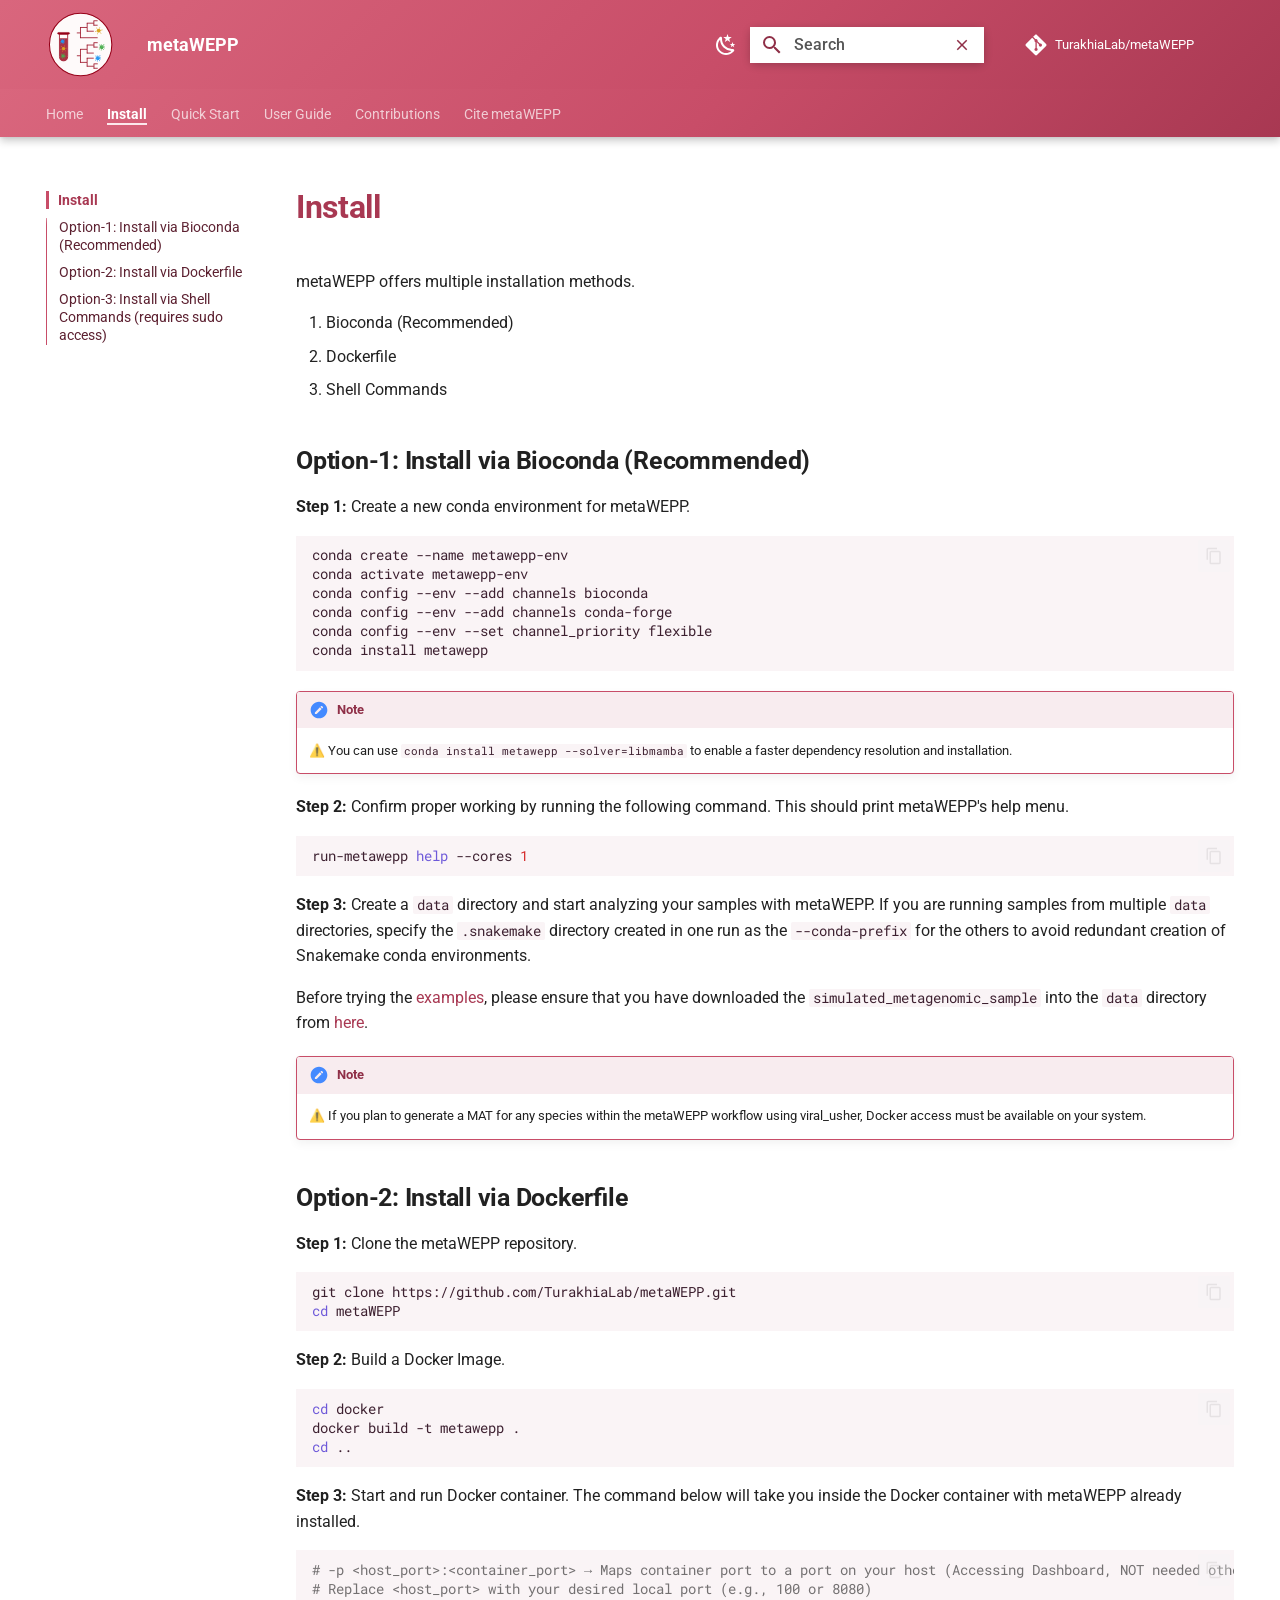
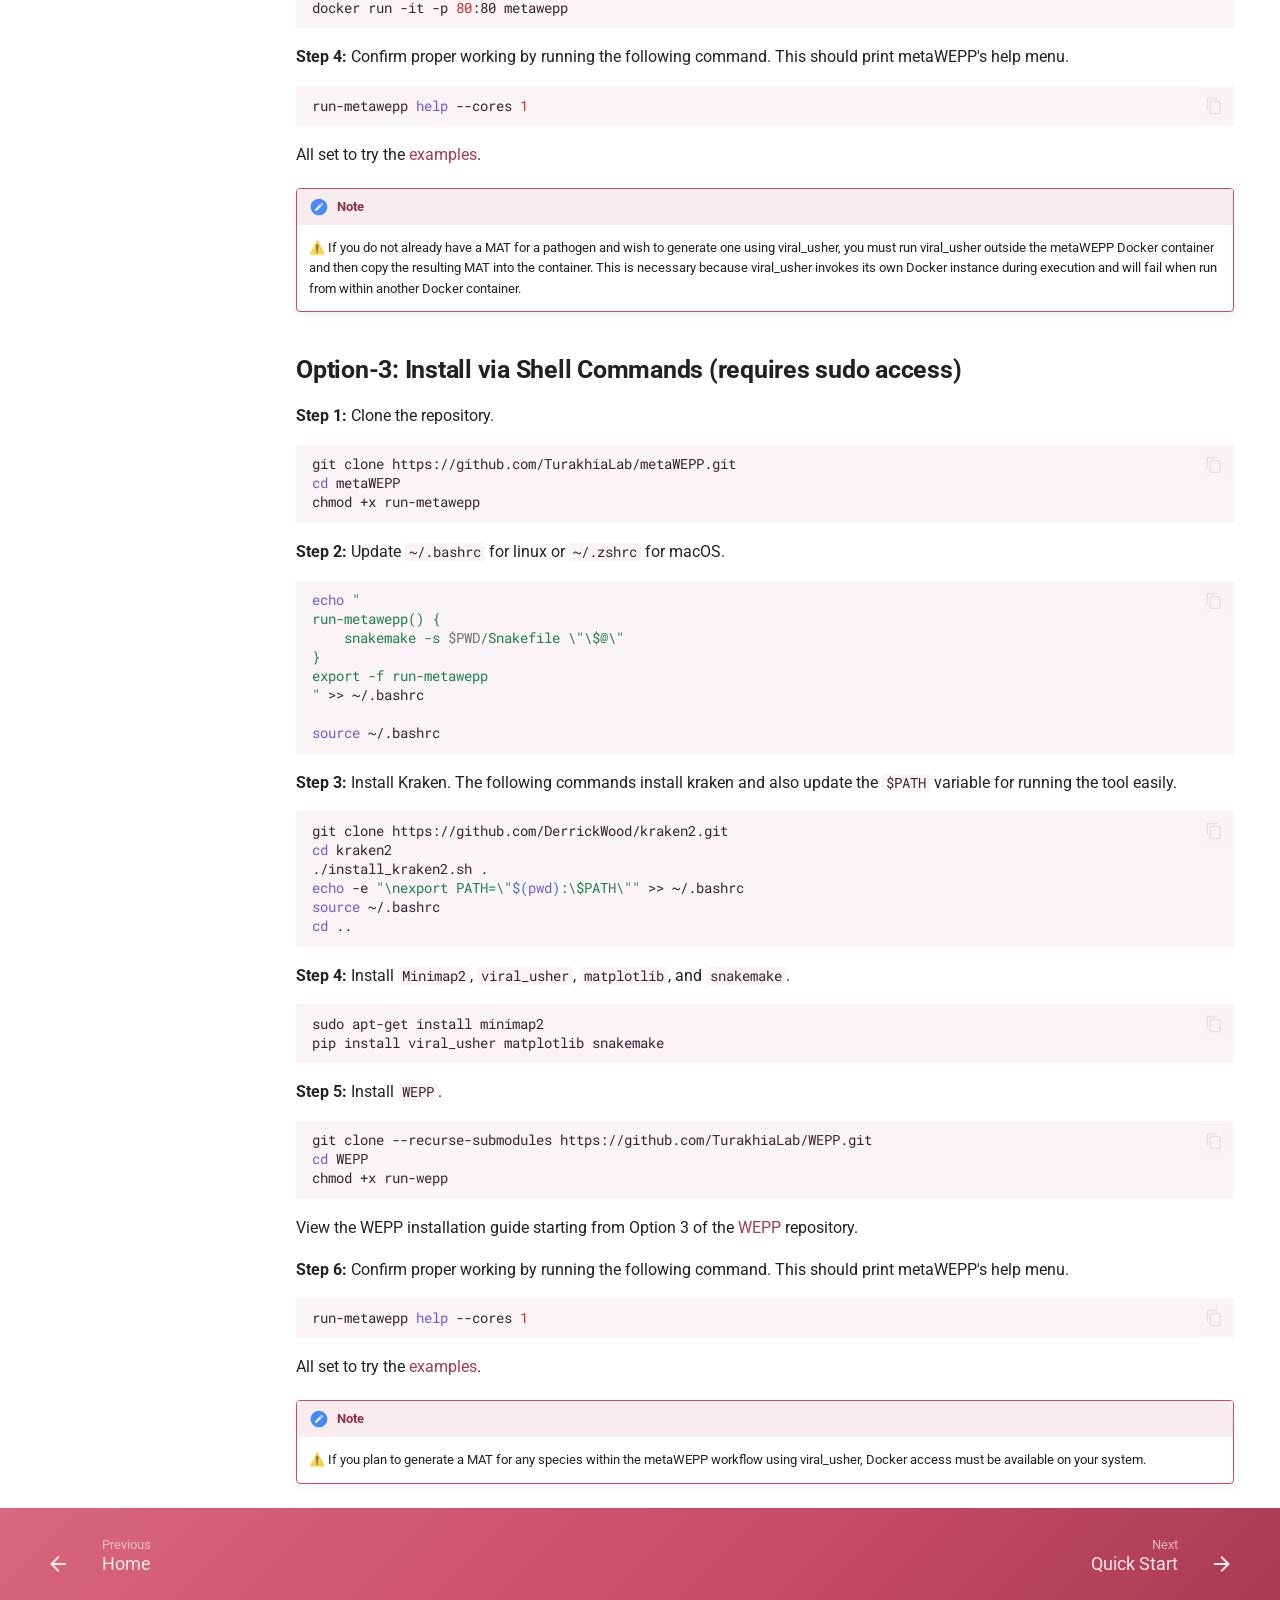
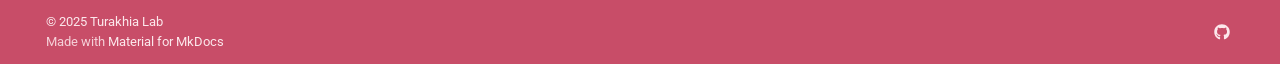
<file: install.html>
<!doctype html>
<html lang="en" class="no-js">
  <head>
    
      <meta charset="utf-8">
      <meta name="viewport" content="width=device-width,initial-scale=1">
      
      
      
        <link rel="canonical" href="https://turakhia.ucsd.edu/metaWEPP/install.html">
      
      
        <link rel="prev" href="index.html">
      
      
        <link rel="next" href="quickstart.html">
      
      
        
      
      
      <link rel="icon" href="images/metaWEPP_logo.svg">
      <meta name="generator" content="mkdocs-1.6.1, mkdocs-material-9.7.7">
    
    
      
        <title>Install - metaWEPP</title>
      
    
    
      <link rel="stylesheet" href="assets/stylesheets/main.ec1eaa64.min.css">
      
        
        <link rel="stylesheet" href="assets/stylesheets/palette.ab4e12ef.min.css">
      
      


    
    
      
    
    
      
        
        
        <link rel="preconnect" href="https://fonts.gstatic.com" crossorigin>
        <link rel="stylesheet" href="https://fonts.googleapis.com/css?family=Roboto:300,300i,400,400i,700,700i%7CRoboto+Mono:400,400i,700,700i&display=fallback">
        <style>:root{--md-text-font:"Roboto";--md-code-font:"Roboto Mono"}</style>
      
    
    
      <link rel="stylesheet" href="styles/logo.css">
    
    <script>__md_scope=new URL(".",location),__md_hash=e=>[...e].reduce(((e,_)=>(e<<5)-e+_.charCodeAt(0)),0),__md_get=(e,_=localStorage,t=__md_scope)=>JSON.parse(_.getItem(t.pathname+"."+e)),__md_set=(e,_,t=localStorage,a=__md_scope)=>{try{t.setItem(a.pathname+"."+e,JSON.stringify(_))}catch(e){}}</script>
    
      

    
    
  </head>
  
  
    
    
      
    
    
    
    
    <body dir="ltr" data-md-color-scheme="default" data-md-color-primary="custom" data-md-color-accent="custom">
  
    
    <input class="md-toggle" data-md-toggle="drawer" type="checkbox" id="__drawer" autocomplete="off">
    <input class="md-toggle" data-md-toggle="search" type="checkbox" id="__search" autocomplete="off">
    <label class="md-overlay" for="__drawer"></label>
    <div data-md-component="skip">
      
        
        <a href="#install" class="md-skip">
          Skip to content
        </a>
      
    </div>
    <div data-md-component="announce">
      
    </div>
    
    
      

  

<header class="md-header md-header--shadow md-header--lifted" data-md-component="header">
  <nav class="md-header__inner md-grid" aria-label="Header">
    <a href="index.html" title="metaWEPP" class="md-header__button md-logo" aria-label="metaWEPP" data-md-component="logo">
      
  <img src="images/metaWEPP_logo.svg" alt="logo">

    </a>
    <label class="md-header__button md-icon" for="__drawer">
      
      <svg xmlns="http://www.w3.org/2000/svg" viewBox="0 0 24 24"><path d="M3 6h18v2H3zm0 5h18v2H3zm0 5h18v2H3z"/></svg>
    </label>
    <div class="md-header__title" data-md-component="header-title">
      <div class="md-header__ellipsis">
        <div class="md-header__topic">
          <span class="md-ellipsis">
            metaWEPP
          </span>
        </div>
        <div class="md-header__topic" data-md-component="header-topic">
          <span class="md-ellipsis">
            
              Install
            
          </span>
        </div>
      </div>
    </div>
    
      
        <form class="md-header__option" data-md-component="palette">
  
    
    
    
    <input class="md-option" data-md-color-media="" data-md-color-scheme="default" data-md-color-primary="custom" data-md-color-accent="custom"  aria-label="Switch to dark mode"  type="radio" name="__palette" id="__palette_0">
    
      <label class="md-header__button md-icon" title="Switch to dark mode" for="__palette_1" hidden>
        <svg xmlns="http://www.w3.org/2000/svg" viewBox="0 0 24 24"><path d="m17.75 4.09-2.53 1.94.91 3.06-2.63-1.81-2.63 1.81.91-3.06-2.53-1.94L12.44 4l1.06-3 1.06 3zm3.5 6.91-1.64 1.25.59 1.98-1.7-1.17-1.7 1.17.59-1.98L15.75 11l2.06-.05L18.5 9l.69 1.95zm-2.28 4.95c.83-.08 1.72 1.1 1.19 1.85-.32.45-.66.87-1.08 1.27C15.17 23 8.84 23 4.94 19.07c-3.91-3.9-3.91-10.24 0-14.14.4-.4.82-.76 1.27-1.08.75-.53 1.93.36 1.85 1.19-.27 2.86.69 5.83 2.89 8.02a9.96 9.96 0 0 0 8.02 2.89m-1.64 2.02a12.08 12.08 0 0 1-7.8-3.47c-2.17-2.19-3.33-5-3.49-7.82-2.81 3.14-2.7 7.96.31 10.98 3.02 3.01 7.84 3.12 10.98.31"/></svg>
      </label>
    
  
    
    
    
    <input class="md-option" data-md-color-media="" data-md-color-scheme="slate" data-md-color-primary="custom" data-md-color-accent="custom"  aria-label="Switch to light mode"  type="radio" name="__palette" id="__palette_1">
    
      <label class="md-header__button md-icon" title="Switch to light mode" for="__palette_0" hidden>
        <svg xmlns="http://www.w3.org/2000/svg" viewBox="0 0 24 24"><path d="M12 7a5 5 0 0 1 5 5 5 5 0 0 1-5 5 5 5 0 0 1-5-5 5 5 0 0 1 5-5m0 2a3 3 0 0 0-3 3 3 3 0 0 0 3 3 3 3 0 0 0 3-3 3 3 0 0 0-3-3m0-7 2.39 3.42C13.65 5.15 12.84 5 12 5s-1.65.15-2.39.42zM3.34 7l4.16-.35A7.2 7.2 0 0 0 5.94 8.5c-.44.74-.69 1.5-.83 2.29zm.02 10 1.76-3.77a7.131 7.131 0 0 0 2.38 4.14zM20.65 7l-1.77 3.79a7.02 7.02 0 0 0-2.38-4.15zm-.01 10-4.14.36c.59-.51 1.12-1.14 1.54-1.86.42-.73.69-1.5.83-2.29zM12 22l-2.41-3.44c.74.27 1.55.44 2.41.44.82 0 1.63-.17 2.37-.44z"/></svg>
      </label>
    
  
</form>
      
    
    
      <script>var palette=__md_get("__palette");if(palette&&palette.color){if("(prefers-color-scheme)"===palette.color.media){var media=matchMedia("(prefers-color-scheme: light)"),input=document.querySelector(media.matches?"[data-md-color-media='(prefers-color-scheme: light)']":"[data-md-color-media='(prefers-color-scheme: dark)']");palette.color.media=input.getAttribute("data-md-color-media"),palette.color.scheme=input.getAttribute("data-md-color-scheme"),palette.color.primary=input.getAttribute("data-md-color-primary"),palette.color.accent=input.getAttribute("data-md-color-accent")}for(var[key,value]of Object.entries(palette.color))document.body.setAttribute("data-md-color-"+key,value)}</script>
    
    
    
      
      
        <label class="md-header__button md-icon" for="__search">
          
          <svg xmlns="http://www.w3.org/2000/svg" viewBox="0 0 24 24"><path d="M9.5 3A6.5 6.5 0 0 1 16 9.5c0 1.61-.59 3.09-1.56 4.23l.27.27h.79l5 5-1.5 1.5-5-5v-.79l-.27-.27A6.52 6.52 0 0 1 9.5 16 6.5 6.5 0 0 1 3 9.5 6.5 6.5 0 0 1 9.5 3m0 2C7 5 5 7 5 9.5S7 14 9.5 14 14 12 14 9.5 12 5 9.5 5"/></svg>
        </label>
        <div class="md-search" data-md-component="search" role="dialog">
  <label class="md-search__overlay" for="__search"></label>
  <div class="md-search__inner" role="search">
    <form class="md-search__form" name="search">
      <input type="text" class="md-search__input" name="query" aria-label="Search" placeholder="Search" autocapitalize="off" autocorrect="off" autocomplete="off" spellcheck="false" data-md-component="search-query" required>
      <label class="md-search__icon md-icon" for="__search">
        
        <svg xmlns="http://www.w3.org/2000/svg" viewBox="0 0 24 24"><path d="M9.5 3A6.5 6.5 0 0 1 16 9.5c0 1.61-.59 3.09-1.56 4.23l.27.27h.79l5 5-1.5 1.5-5-5v-.79l-.27-.27A6.52 6.52 0 0 1 9.5 16 6.5 6.5 0 0 1 3 9.5 6.5 6.5 0 0 1 9.5 3m0 2C7 5 5 7 5 9.5S7 14 9.5 14 14 12 14 9.5 12 5 9.5 5"/></svg>
        
        <svg xmlns="http://www.w3.org/2000/svg" viewBox="0 0 24 24"><path d="M20 11v2H8l5.5 5.5-1.42 1.42L4.16 12l7.92-7.92L13.5 5.5 8 11z"/></svg>
      </label>
      <nav class="md-search__options" aria-label="Search">
        
        <button type="reset" class="md-search__icon md-icon" title="Clear" aria-label="Clear" tabindex="-1">
          
          <svg xmlns="http://www.w3.org/2000/svg" viewBox="0 0 24 24"><path d="M19 6.41 17.59 5 12 10.59 6.41 5 5 6.41 10.59 12 5 17.59 6.41 19 12 13.41 17.59 19 19 17.59 13.41 12z"/></svg>
        </button>
      </nav>
      
        <div class="md-search__suggest" data-md-component="search-suggest"></div>
      
    </form>
    <div class="md-search__output">
      <div class="md-search__scrollwrap" tabindex="0" data-md-scrollfix>
        <div class="md-search-result" data-md-component="search-result">
          <div class="md-search-result__meta">
            Initializing search
          </div>
          <ol class="md-search-result__list" role="presentation"></ol>
        </div>
      </div>
    </div>
  </div>
</div>
      
    
    
      <div class="md-header__source">
        <a href="https://github.com/TurakhiaLab/metaWEPP" title="Go to repository" class="md-source" data-md-component="source">
  <div class="md-source__icon md-icon">
    
    <svg xmlns="http://www.w3.org/2000/svg" viewBox="0 0 448 512"><!--! Font Awesome Free 7.1.0 by @fontawesome - https://fontawesome.com License - https://fontawesome.com/license/free (Icons: CC BY 4.0, Fonts: SIL OFL 1.1, Code: MIT License) Copyright 2025 Fonticons, Inc.--><path d="M439.6 236.1 244 40.5c-5.4-5.5-12.8-8.5-20.4-8.5s-15 3-20.4 8.4L162.5 81l51.5 51.5c27.1-9.1 52.7 16.8 43.4 43.7l49.7 49.7c34.2-11.8 61.2 31 35.5 56.7-26.5 26.5-70.2-2.9-56-37.3L240.3 199v121.9c25.3 12.5 22.3 41.8 9.1 55-6.4 6.4-15.2 10.1-24.3 10.1s-17.8-3.6-24.3-10.1c-17.6-17.6-11.1-46.9 11.2-56v-123c-20.8-8.5-24.6-30.7-18.6-45L142.6 101 8.5 235.1C3 240.6 0 247.9 0 255.5s3 15 8.5 20.4l195.6 195.7c5.4 5.4 12.7 8.4 20.4 8.4s15-3 20.4-8.4l194.7-194.7c5.4-5.4 8.4-12.8 8.4-20.4s-3-15-8.4-20.4"/></svg>
  </div>
  <div class="md-source__repository">
    TurakhiaLab/metaWEPP
  </div>
</a>
      </div>
    
  </nav>
  
    
      
<nav class="md-tabs" aria-label="Tabs" data-md-component="tabs">
  <div class="md-grid">
    <ul class="md-tabs__list">
      
        
  
  
  
  
    <li class="md-tabs__item">
      <a href="index.html" class="md-tabs__link">
        
  
  
    
  
  Home

      </a>
    </li>
  

      
        
  
  
  
    
  
  
    <li class="md-tabs__item md-tabs__item--active">
      <a href="install.html" class="md-tabs__link">
        
  
  
    
  
  Install

      </a>
    </li>
  

      
        
  
  
  
  
    <li class="md-tabs__item">
      <a href="quickstart.html" class="md-tabs__link">
        
  
  
    
  
  Quick Start

      </a>
    </li>
  

      
        
  
  
  
  
    <li class="md-tabs__item">
      <a href="usage.html" class="md-tabs__link">
        
  
  
    
  
  User Guide

      </a>
    </li>
  

      
        
  
  
  
  
    <li class="md-tabs__item">
      <a href="contribution.html" class="md-tabs__link">
        
  
  
    
  
  Contributions

      </a>
    </li>
  

      
        
  
  
  
  
    <li class="md-tabs__item">
      <a href="cite.html" class="md-tabs__link">
        
  
  
    
  
  Cite metaWEPP

      </a>
    </li>
  

      
    </ul>
  </div>
</nav>
    
  
</header>
    
    <div class="md-container" data-md-component="container">
      
      
        
      
      <main class="md-main" data-md-component="main">
        <div class="md-main__inner md-grid">
          
            
              
              <div class="md-sidebar md-sidebar--primary" data-md-component="sidebar" data-md-type="navigation" >
                <div class="md-sidebar__scrollwrap">
                  <div class="md-sidebar__inner">
                    


  


  

<nav class="md-nav md-nav--primary md-nav--lifted md-nav--integrated" aria-label="Navigation" data-md-level="0">
  <label class="md-nav__title" for="__drawer">
    <a href="index.html" title="metaWEPP" class="md-nav__button md-logo" aria-label="metaWEPP" data-md-component="logo">
      
  <img src="images/metaWEPP_logo.svg" alt="logo">

    </a>
    metaWEPP
  </label>
  
    <div class="md-nav__source">
      <a href="https://github.com/TurakhiaLab/metaWEPP" title="Go to repository" class="md-source" data-md-component="source">
  <div class="md-source__icon md-icon">
    
    <svg xmlns="http://www.w3.org/2000/svg" viewBox="0 0 448 512"><!--! Font Awesome Free 7.1.0 by @fontawesome - https://fontawesome.com License - https://fontawesome.com/license/free (Icons: CC BY 4.0, Fonts: SIL OFL 1.1, Code: MIT License) Copyright 2025 Fonticons, Inc.--><path d="M439.6 236.1 244 40.5c-5.4-5.5-12.8-8.5-20.4-8.5s-15 3-20.4 8.4L162.5 81l51.5 51.5c27.1-9.1 52.7 16.8 43.4 43.7l49.7 49.7c34.2-11.8 61.2 31 35.5 56.7-26.5 26.5-70.2-2.9-56-37.3L240.3 199v121.9c25.3 12.5 22.3 41.8 9.1 55-6.4 6.4-15.2 10.1-24.3 10.1s-17.8-3.6-24.3-10.1c-17.6-17.6-11.1-46.9 11.2-56v-123c-20.8-8.5-24.6-30.7-18.6-45L142.6 101 8.5 235.1C3 240.6 0 247.9 0 255.5s3 15 8.5 20.4l195.6 195.7c5.4 5.4 12.7 8.4 20.4 8.4s15-3 20.4-8.4l194.7-194.7c5.4-5.4 8.4-12.8 8.4-20.4s-3-15-8.4-20.4"/></svg>
  </div>
  <div class="md-source__repository">
    TurakhiaLab/metaWEPP
  </div>
</a>
    </div>
  
  <ul class="md-nav__list" data-md-scrollfix>
    
      
      
  
  
  
  
    <li class="md-nav__item">
      <a href="index.html" class="md-nav__link">
        
  
  
  <span class="md-ellipsis">
    
  
    Home
  

    
  </span>
  
  

      </a>
    </li>
  

    
      
      
  
  
    
  
  
  
    <li class="md-nav__item md-nav__item--active">
      
      <input class="md-nav__toggle md-toggle" type="checkbox" id="__toc">
      
      
        
      
      
        <label class="md-nav__link md-nav__link--active" for="__toc">
          
  
  
  <span class="md-ellipsis">
    
  
    Install
  

    
  </span>
  
  

          <span class="md-nav__icon md-icon"></span>
        </label>
      
      <a href="install.html" class="md-nav__link md-nav__link--active">
        
  
  
  <span class="md-ellipsis">
    
  
    Install
  

    
  </span>
  
  

      </a>
      
        

<nav class="md-nav md-nav--secondary" aria-label="Table of contents">
  
  
  
    
  
  
    <label class="md-nav__title" for="__toc">
      <span class="md-nav__icon md-icon"></span>
      Table of contents
    </label>
    <ul class="md-nav__list" data-md-component="toc" data-md-scrollfix>
      
        <li class="md-nav__item">
  <a href="#option-1-install-via-bioconda-recommended" class="md-nav__link">
    <span class="md-ellipsis">
      
        Option-1: Install via Bioconda (Recommended)
      
    </span>
  </a>
  
</li>
      
        <li class="md-nav__item">
  <a href="#option-2-install-via-dockerfile" class="md-nav__link">
    <span class="md-ellipsis">
      
        Option-2: Install via Dockerfile
      
    </span>
  </a>
  
</li>
      
        <li class="md-nav__item">
  <a href="#option-3-install-via-shell-commands-requires-sudo-access" class="md-nav__link">
    <span class="md-ellipsis">
      
        Option-3: Install via Shell Commands (requires sudo access)
      
    </span>
  </a>
  
</li>
      
    </ul>
  
</nav>
      
    </li>
  

    
      
      
  
  
  
  
    <li class="md-nav__item">
      <a href="quickstart.html" class="md-nav__link">
        
  
  
  <span class="md-ellipsis">
    
  
    Quick Start
  

    
  </span>
  
  

      </a>
    </li>
  

    
      
      
  
  
  
  
    <li class="md-nav__item">
      <a href="usage.html" class="md-nav__link">
        
  
  
  <span class="md-ellipsis">
    
  
    User Guide
  

    
  </span>
  
  

      </a>
    </li>
  

    
      
      
  
  
  
  
    <li class="md-nav__item">
      <a href="contribution.html" class="md-nav__link">
        
  
  
  <span class="md-ellipsis">
    
  
    Contributions
  

    
  </span>
  
  

      </a>
    </li>
  

    
      
      
  
  
  
  
    <li class="md-nav__item">
      <a href="cite.html" class="md-nav__link">
        
  
  
  <span class="md-ellipsis">
    
  
    Cite metaWEPP
  

    
  </span>
  
  

      </a>
    </li>
  

    
  </ul>
</nav>
                  </div>
                </div>
              </div>
            
            
          
          
            <div class="md-content" data-md-component="content">
              
                



  


              
              <article class="md-content__inner md-typeset">
                
                  


  
  


<h1 id="install">Install</h1>
<p>metaWEPP offers multiple installation methods.</p>
<ol>
<li>Bioconda (Recommended)</li>
<li>Dockerfile</li>
<li>Shell Commands</li>
</ol>
<h2 id="option-1-install-via-bioconda-recommended"><strong>Option-1: Install via Bioconda (Recommended)</strong> <a name=conda></a></h2>
<p><strong>Step 1:</strong> Create a new conda environment for metaWEPP.
<div class="highlight"><pre><span></span><code><a id="__codelineno-0-1" name="__codelineno-0-1" href="#__codelineno-0-1"></a>conda<span class="w"> </span>create<span class="w"> </span>--name<span class="w"> </span>metawepp-env
<a id="__codelineno-0-2" name="__codelineno-0-2" href="#__codelineno-0-2"></a>conda<span class="w"> </span>activate<span class="w"> </span>metawepp-env
<a id="__codelineno-0-3" name="__codelineno-0-3" href="#__codelineno-0-3"></a>conda<span class="w"> </span>config<span class="w"> </span>--env<span class="w"> </span>--add<span class="w"> </span>channels<span class="w"> </span>bioconda
<a id="__codelineno-0-4" name="__codelineno-0-4" href="#__codelineno-0-4"></a>conda<span class="w"> </span>config<span class="w"> </span>--env<span class="w"> </span>--add<span class="w"> </span>channels<span class="w"> </span>conda-forge
<a id="__codelineno-0-5" name="__codelineno-0-5" href="#__codelineno-0-5"></a>conda<span class="w"> </span>config<span class="w"> </span>--env<span class="w"> </span>--set<span class="w"> </span>channel_priority<span class="w"> </span>flexible
<a id="__codelineno-0-6" name="__codelineno-0-6" href="#__codelineno-0-6"></a>conda<span class="w"> </span>install<span class="w"> </span>metawepp
</code></pre></div></p>
<div class="admonition note">
<p class="admonition-title">Note</p>
<p>⚠️ You can use <code>conda install metawepp --solver=libmamba</code> to enable a faster dependency resolution and installation.</p>
</div>
<p><strong>Step 2:</strong> Confirm proper working by running the following command. This should print metaWEPP's help menu.
<div class="highlight"><pre><span></span><code><a id="__codelineno-1-1" name="__codelineno-1-1" href="#__codelineno-1-1"></a>run-metawepp<span class="w"> </span><span class="nb">help</span><span class="w"> </span>--cores<span class="w"> </span><span class="m">1</span>
</code></pre></div></p>
<p><strong>Step 3:</strong> Create a <code>data</code> directory and start analyzing your samples with metaWEPP. If you are running samples from multiple <code>data</code> directories, specify the <code>.snakemake</code> directory created in one run as the <code>--conda-prefix</code> for the others to avoid redundant creation of Snakemake conda environments.</p>
<p>Before trying the <a href="quickstart.html#example">examples</a>, please ensure that you have downloaded the <code>simulated_metagenomic_sample</code> into the <code>data</code> directory from <a href="https://github.com/TurakhiaLab/metaWEPP/tree/main/data/simulated_metagenomic_sample">here</a>.</p>
<div class="admonition note">
<p class="admonition-title">Note</p>
<p>⚠️ If you plan to generate a MAT for any species within the metaWEPP workflow using viral_usher, Docker access must be available on your system.</p>
</div>
<h2 id="option-2-install-via-dockerfile"><strong>Option-2: Install via Dockerfile</strong> <a name=docker></a></h2>
<p><strong>Step 1:</strong> Clone the metaWEPP repository.
<div class="highlight"><pre><span></span><code><a id="__codelineno-2-1" name="__codelineno-2-1" href="#__codelineno-2-1"></a>git<span class="w"> </span>clone<span class="w"> </span>https://github.com/TurakhiaLab/metaWEPP.git
<a id="__codelineno-2-2" name="__codelineno-2-2" href="#__codelineno-2-2"></a><span class="nb">cd</span><span class="w"> </span>metaWEPP
</code></pre></div></p>
<p><strong>Step 2:</strong> Build a Docker Image.
<div class="highlight"><pre><span></span><code><a id="__codelineno-3-1" name="__codelineno-3-1" href="#__codelineno-3-1"></a><span class="nb">cd</span><span class="w"> </span>docker
<a id="__codelineno-3-2" name="__codelineno-3-2" href="#__codelineno-3-2"></a>docker<span class="w"> </span>build<span class="w"> </span>-t<span class="w"> </span>metawepp<span class="w"> </span>.
<a id="__codelineno-3-3" name="__codelineno-3-3" href="#__codelineno-3-3"></a><span class="nb">cd</span><span class="w"> </span>..
</code></pre></div></p>
<p><strong>Step 3:</strong> Start and run Docker container. The command below will take you inside the Docker container with metaWEPP already installed.
<div class="highlight"><pre><span></span><code><a id="__codelineno-4-1" name="__codelineno-4-1" href="#__codelineno-4-1"></a><span class="c1"># -p &lt;host_port&gt;:&lt;container_port&gt; → Maps container port to a port on your host (Accessing Dashboard, NOT needed otherwise)</span>
<a id="__codelineno-4-2" name="__codelineno-4-2" href="#__codelineno-4-2"></a><span class="c1"># Replace &lt;host_port&gt; with your desired local port (e.g., 100 or 8080)</span>
<a id="__codelineno-4-3" name="__codelineno-4-3" href="#__codelineno-4-3"></a>docker<span class="w"> </span>run<span class="w"> </span>-it<span class="w"> </span>-p<span class="w"> </span><span class="m">80</span>:80<span class="w"> </span>metawepp
</code></pre></div></p>
<p><strong>Step 4:</strong> Confirm proper working by running the following command. This should print metaWEPP's help menu.
<div class="highlight"><pre><span></span><code><a id="__codelineno-5-1" name="__codelineno-5-1" href="#__codelineno-5-1"></a>run-metawepp<span class="w"> </span><span class="nb">help</span><span class="w"> </span>--cores<span class="w"> </span><span class="m">1</span>
</code></pre></div></p>
<p>All set to try the <a href="quickstart.html#example">examples</a>.</p>
<div class="admonition note">
<p class="admonition-title">Note</p>
<p>⚠️ If you do not already have a MAT for a pathogen and wish to generate one using viral_usher, you must run viral_usher outside the metaWEPP Docker container and then copy the resulting MAT into the container. This is necessary because viral_usher invokes its own Docker instance during execution and will fail when run from within another Docker container.</p>
</div>
<h2 id="option-3-install-via-shell-commands-requires-sudo-access"><strong>Option-3: Install via Shell Commands (requires sudo access)</strong> <a name=script></a></h2>
<p><strong>Step 1:</strong> Clone the repository.
<div class="highlight"><pre><span></span><code><a id="__codelineno-6-1" name="__codelineno-6-1" href="#__codelineno-6-1"></a>git<span class="w"> </span>clone<span class="w"> </span>https://github.com/TurakhiaLab/metaWEPP.git
<a id="__codelineno-6-2" name="__codelineno-6-2" href="#__codelineno-6-2"></a><span class="nb">cd</span><span class="w"> </span>metaWEPP
<a id="__codelineno-6-3" name="__codelineno-6-3" href="#__codelineno-6-3"></a>chmod<span class="w"> </span>+x<span class="w"> </span>run-metawepp
</code></pre></div></p>
<p><strong>Step 2:</strong> Update <code>~/.bashrc</code> for linux or <code>~/.zshrc</code> for macOS.
<div class="highlight"><pre><span></span><code><a id="__codelineno-7-1" name="__codelineno-7-1" href="#__codelineno-7-1"></a><span class="nb">echo</span><span class="w"> </span><span class="s2">"</span>
<a id="__codelineno-7-2" name="__codelineno-7-2" href="#__codelineno-7-2"></a><span class="s2">run-metawepp() {</span>
<a id="__codelineno-7-3" name="__codelineno-7-3" href="#__codelineno-7-3"></a><span class="s2">    snakemake -s </span><span class="nv">$PWD</span><span class="s2">/Snakefile \"\$@\"</span>
<a id="__codelineno-7-4" name="__codelineno-7-4" href="#__codelineno-7-4"></a><span class="s2">}</span>
<a id="__codelineno-7-5" name="__codelineno-7-5" href="#__codelineno-7-5"></a><span class="s2">export -f run-metawepp</span>
<a id="__codelineno-7-6" name="__codelineno-7-6" href="#__codelineno-7-6"></a><span class="s2">"</span><span class="w"> </span>&gt;&gt;<span class="w"> </span>~/.bashrc
<a id="__codelineno-7-7" name="__codelineno-7-7" href="#__codelineno-7-7"></a>
<a id="__codelineno-7-8" name="__codelineno-7-8" href="#__codelineno-7-8"></a><span class="nb">source</span><span class="w"> </span>~/.bashrc
</code></pre></div></p>
<p><strong>Step 3:</strong> Install Kraken.
The following commands install kraken and also update the <code>$PATH</code> variable for running the tool easily.
<div class="highlight"><pre><span></span><code><a id="__codelineno-8-1" name="__codelineno-8-1" href="#__codelineno-8-1"></a>git<span class="w"> </span>clone<span class="w"> </span>https://github.com/DerrickWood/kraken2.git
<a id="__codelineno-8-2" name="__codelineno-8-2" href="#__codelineno-8-2"></a><span class="nb">cd</span><span class="w"> </span>kraken2
<a id="__codelineno-8-3" name="__codelineno-8-3" href="#__codelineno-8-3"></a>./install_kraken2.sh<span class="w"> </span>.
<a id="__codelineno-8-4" name="__codelineno-8-4" href="#__codelineno-8-4"></a><span class="nb">echo</span><span class="w"> </span>-e<span class="w"> </span><span class="s2">"\nexport PATH=\"</span><span class="k">$(</span><span class="nb">pwd</span><span class="k">)</span><span class="s2">:\$PATH\""</span><span class="w"> </span>&gt;&gt;<span class="w"> </span>~/.bashrc
<a id="__codelineno-8-5" name="__codelineno-8-5" href="#__codelineno-8-5"></a><span class="nb">source</span><span class="w"> </span>~/.bashrc
<a id="__codelineno-8-6" name="__codelineno-8-6" href="#__codelineno-8-6"></a><span class="nb">cd</span><span class="w"> </span>..
</code></pre></div></p>
<p><strong>Step 4:</strong> Install <code>Minimap2</code>, <code>viral_usher</code>, <code>matplotlib</code>, and <code>snakemake</code>.
<div class="highlight"><pre><span></span><code><a id="__codelineno-9-1" name="__codelineno-9-1" href="#__codelineno-9-1"></a>sudo<span class="w"> </span>apt-get<span class="w"> </span>install<span class="w"> </span>minimap2
<a id="__codelineno-9-2" name="__codelineno-9-2" href="#__codelineno-9-2"></a>pip<span class="w"> </span>install<span class="w"> </span>viral_usher<span class="w"> </span>matplotlib<span class="w"> </span>snakemake
</code></pre></div></p>
<p><strong>Step 5:</strong> Install <code>WEPP</code>.
<div class="highlight"><pre><span></span><code><a id="__codelineno-10-1" name="__codelineno-10-1" href="#__codelineno-10-1"></a>git<span class="w"> </span>clone<span class="w"> </span>--recurse-submodules<span class="w"> </span>https://github.com/TurakhiaLab/WEPP.git
<a id="__codelineno-10-2" name="__codelineno-10-2" href="#__codelineno-10-2"></a><span class="nb">cd</span><span class="w"> </span>WEPP
<a id="__codelineno-10-3" name="__codelineno-10-3" href="#__codelineno-10-3"></a>chmod<span class="w"> </span>+x<span class="w"> </span>run-wepp
</code></pre></div></p>
<p>View the WEPP installation guide starting from Option 3 of the <a href="https://github.com/TurakhiaLab/WEPP/tree/main?tab=readme-ov-file#-option-3-install-via-shell-commands-requires-sudo-access">WEPP</a> repository.</p>
<p><strong>Step 6:</strong> Confirm proper working by running the following command. This should print metaWEPP's help menu.
<div class="highlight"><pre><span></span><code><a id="__codelineno-11-1" name="__codelineno-11-1" href="#__codelineno-11-1"></a>run-metawepp<span class="w"> </span><span class="nb">help</span><span class="w"> </span>--cores<span class="w"> </span><span class="m">1</span>
</code></pre></div></p>
<p>All set to try the <a href="quickstart.html#example">examples</a>.</p>
<div class="admonition note">
<p class="admonition-title">Note</p>
<p>⚠️ If you plan to generate a MAT for any species within the metaWEPP workflow using viral_usher, Docker access must be available on your system.</p>
</div>












                
              </article>
            </div>
          
          
  <script>var tabs=__md_get("__tabs");if(Array.isArray(tabs))e:for(var set of document.querySelectorAll(".tabbed-set")){var labels=set.querySelector(".tabbed-labels");for(var tab of tabs)for(var label of labels.getElementsByTagName("label"))if(label.innerText.trim()===tab){var input=document.getElementById(label.htmlFor);input.checked=!0;continue e}}</script>

<script>var target=document.getElementById(location.hash.slice(1));target&&target.name&&(target.checked=target.name.startsWith("__tabbed_"))</script>
        </div>
        
      </main>
      
        <footer class="md-footer">
  
    
      
      <nav class="md-footer__inner md-grid" aria-label="Footer" >
        
          
          <a href="index.html" class="md-footer__link md-footer__link--prev" aria-label="Previous: Home">
            <div class="md-footer__button md-icon">
              
              <svg xmlns="http://www.w3.org/2000/svg" viewBox="0 0 24 24"><path d="M20 11v2H8l5.5 5.5-1.42 1.42L4.16 12l7.92-7.92L13.5 5.5 8 11z"/></svg>
            </div>
            <div class="md-footer__title">
              <span class="md-footer__direction">
                Previous
              </span>
              <div class="md-ellipsis">
                Home
              </div>
            </div>
          </a>
        
        
          
          <a href="quickstart.html" class="md-footer__link md-footer__link--next" aria-label="Next: Quick Start">
            <div class="md-footer__title">
              <span class="md-footer__direction">
                Next
              </span>
              <div class="md-ellipsis">
                Quick Start
              </div>
            </div>
            <div class="md-footer__button md-icon">
              
              <svg xmlns="http://www.w3.org/2000/svg" viewBox="0 0 24 24"><path d="M4 11v2h12l-5.5 5.5 1.42 1.42L19.84 12l-7.92-7.92L10.5 5.5 16 11z"/></svg>
            </div>
          </a>
        
      </nav>
    
  
  <div class="md-footer-meta md-typeset">
    <div class="md-footer-meta__inner md-grid">
      <div class="md-copyright">
  
    <div class="md-copyright__highlight">
      &copy; 2025 <a href="https://github.com/TurakhiaLab" target="_blank" rel="noopener">Turakhia Lab</a>

    </div>
  
  
    Made with
    <a href="https://squidfunk.github.io/mkdocs-material/" target="_blank" rel="noopener">
      Material for MkDocs
    </a>
  
</div>
      
        
<div class="md-social">
  
    
    
    
    
      
      
    
    <a href="https://github.com/TurakhiaLab/metaWEPP" target="_blank" rel="noopener" title="github.com" class="md-social__link">
      <svg xmlns="http://www.w3.org/2000/svg" viewBox="0 0 512 512"><!--! Font Awesome Free 7.1.0 by @fontawesome - https://fontawesome.com License - https://fontawesome.com/license/free (Icons: CC BY 4.0, Fonts: SIL OFL 1.1, Code: MIT License) Copyright 2025 Fonticons, Inc.--><path d="M173.9 397.4c0 2-2.3 3.6-5.2 3.6-3.3.3-5.6-1.3-5.6-3.6 0-2 2.3-3.6 5.2-3.6 3-.3 5.6 1.3 5.6 3.6m-31.1-4.5c-.7 2 1.3 4.3 4.3 4.9 2.6 1 5.6 0 6.2-2s-1.3-4.3-4.3-5.2c-2.6-.7-5.5.3-6.2 2.3m44.2-1.7c-2.9.7-4.9 2.6-4.6 4.9.3 2 2.9 3.3 5.9 2.6 2.9-.7 4.9-2.6 4.6-4.6-.3-1.9-3-3.2-5.9-2.9M252.8 8C114.1 8 8 113.3 8 252c0 110.9 69.8 205.8 169.5 239.2 12.8 2.3 17.3-5.6 17.3-12.1 0-6.2-.3-40.4-.3-61.4 0 0-70 15-84.7-29.8 0 0-11.4-29.1-27.8-36.6 0 0-22.9-15.7 1.6-15.4 0 0 24.9 2 38.6 25.8 21.9 38.6 58.6 27.5 72.9 20.9 2.3-16 8.8-27.1 16-33.7-55.9-6.2-112.3-14.3-112.3-110.5 0-27.5 7.6-41.3 23.6-58.9-2.6-6.5-11.1-33.3 2.6-67.9 20.9-6.5 69 27 69 27 20-5.6 41.5-8.5 62.8-8.5s42.8 2.9 62.8 8.5c0 0 48.1-33.6 69-27 13.7 34.7 5.2 61.4 2.6 67.9 16 17.7 25.8 31.5 25.8 58.9 0 96.5-58.9 104.2-114.8 110.5 9.2 7.9 17 22.9 17 46.4 0 33.7-.3 75.4-.3 83.6 0 6.5 4.6 14.4 17.3 12.1C436.2 457.8 504 362.9 504 252 504 113.3 391.5 8 252.8 8M105.2 352.9c-1.3 1-1 3.3.7 5.2 1.6 1.6 3.9 2.3 5.2 1 1.3-1 1-3.3-.7-5.2-1.6-1.6-3.9-2.3-5.2-1m-10.8-8.1c-.7 1.3.3 2.9 2.3 3.9 1.6 1 3.6.7 4.3-.7.7-1.3-.3-2.9-2.3-3.9-2-.6-3.6-.3-4.3.7m32.4 35.6c-1.6 1.3-1 4.3 1.3 6.2 2.3 2.3 5.2 2.6 6.5 1 1.3-1.3.7-4.3-1.3-6.2-2.2-2.3-5.2-2.6-6.5-1m-11.4-14.7c-1.6 1-1.6 3.6 0 5.9s4.3 3.3 5.6 2.3c1.6-1.3 1.6-3.9 0-6.2-1.4-2.3-4-3.3-5.6-2"/></svg>
    </a>
  
</div>
      
    </div>
  </div>
</footer>
      
    </div>
    <div class="md-dialog" data-md-component="dialog">
      <div class="md-dialog__inner md-typeset"></div>
    </div>
    
    
    
      
      
      <script id="__config" type="application/json">{"annotate": null, "base": ".", "features": ["content.tabs.link", "content.code.annotation", "content.code.copy", "content.tooltips", "toc.follow", "toc.integrate", "navigation.tabs", "navigation.sections", "navigation.path", "navigation.tabs.sticky", "navigation.instant.prefetch", "navigation.tracking", "navigation.footer", "navigation.expand", "search.highlight", "search.suggest"], "search": "assets/javascripts/workers/search.2c215733.min.js", "tags": null, "translations": {"clipboard.copied": "Copied to clipboard", "clipboard.copy": "Copy to clipboard", "search.result.more.one": "1 more on this page", "search.result.more.other": "# more on this page", "search.result.none": "No matching documents", "search.result.one": "1 matching document", "search.result.other": "# matching documents", "search.result.placeholder": "Type to start searching", "search.result.term.missing": "Missing", "select.version": "Select version"}, "version": null}</script>
    
    
      <script src="assets/javascripts/bundle.d7400e89.min.js"></script>
      
    
  </body>
</html>
</file>
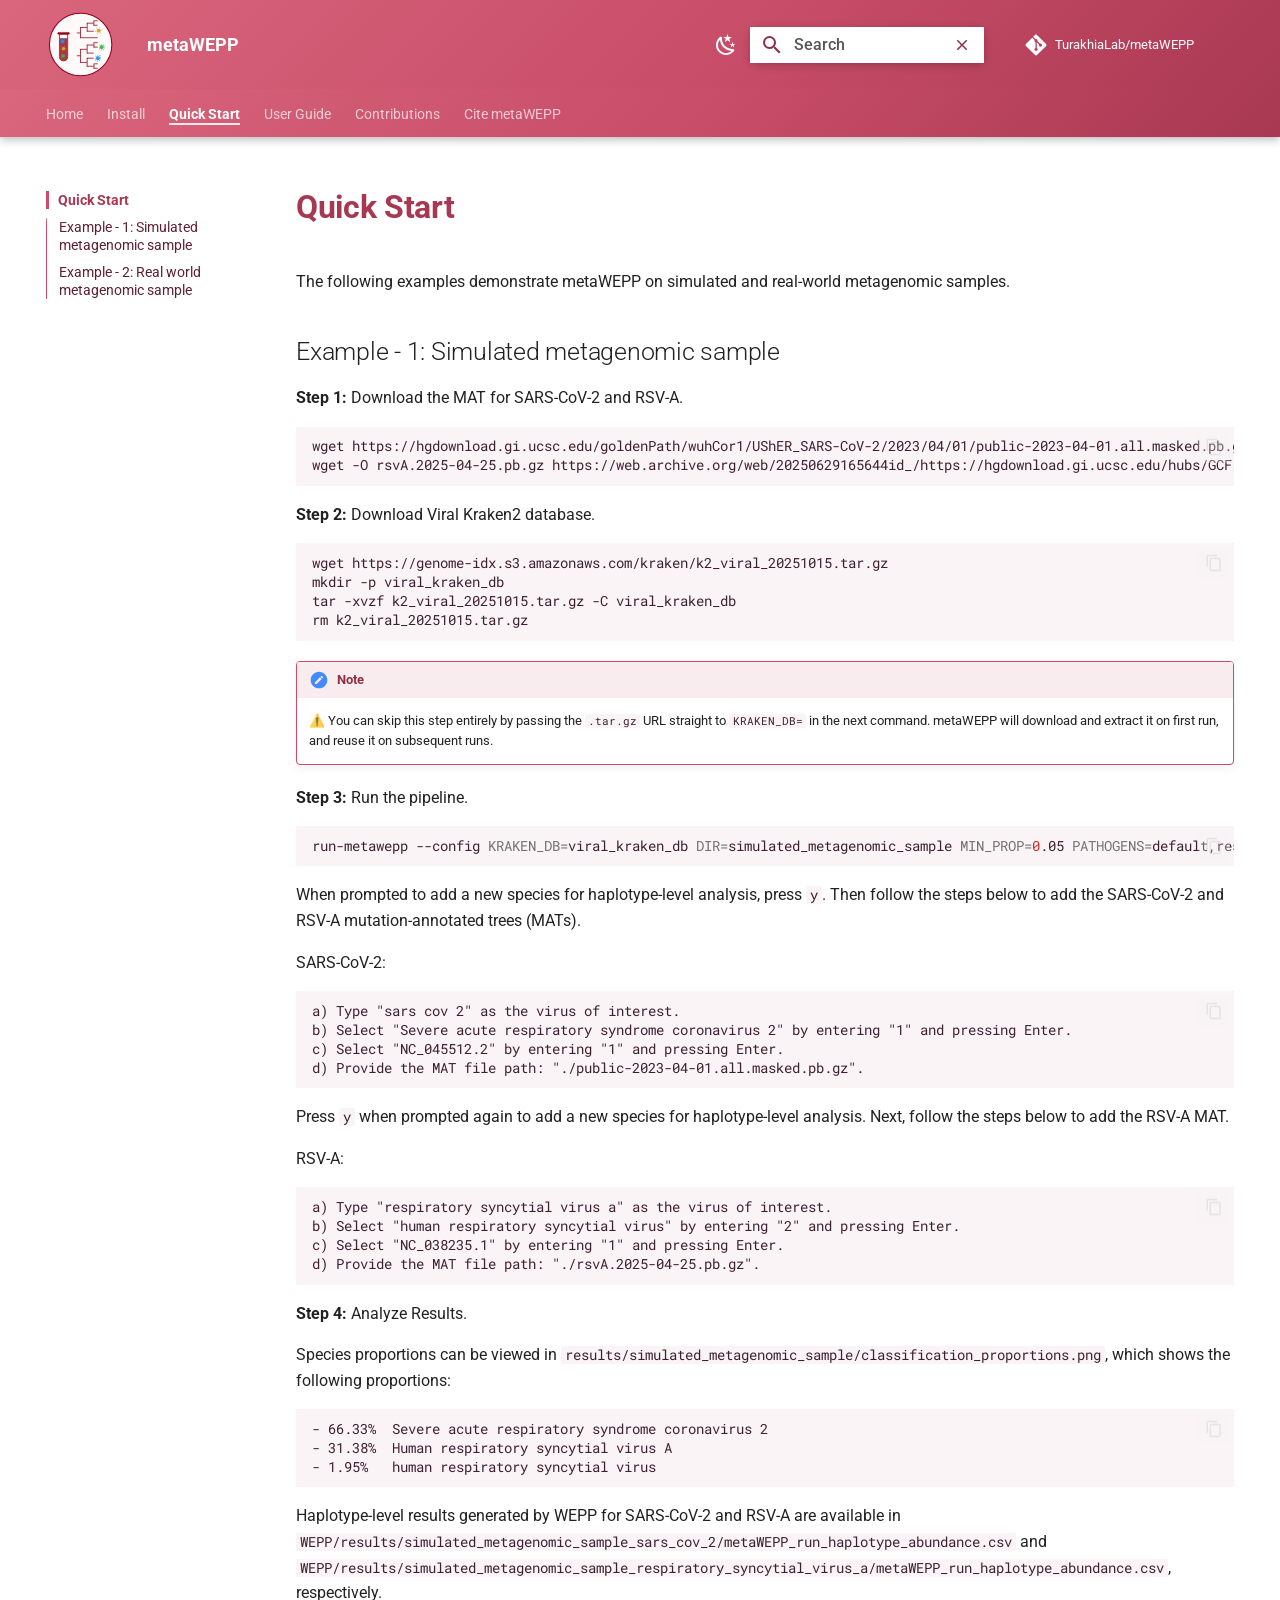
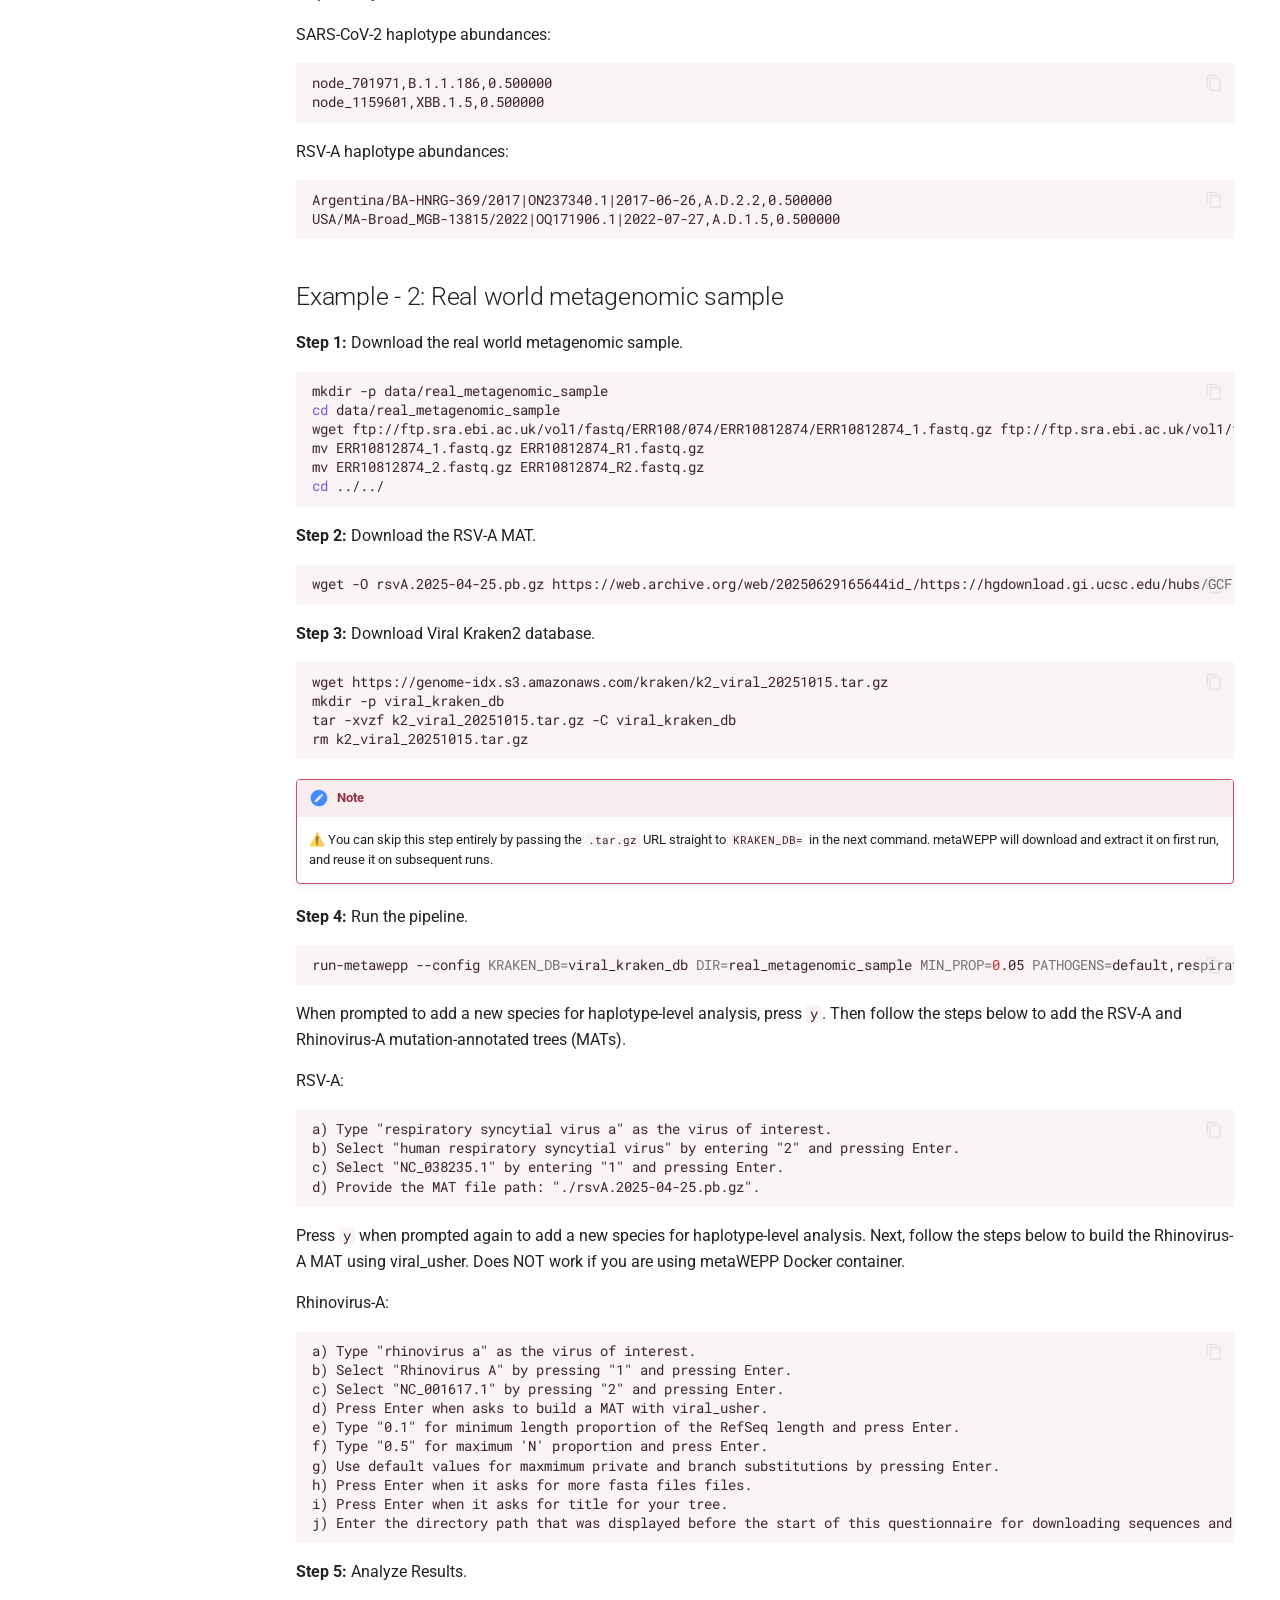
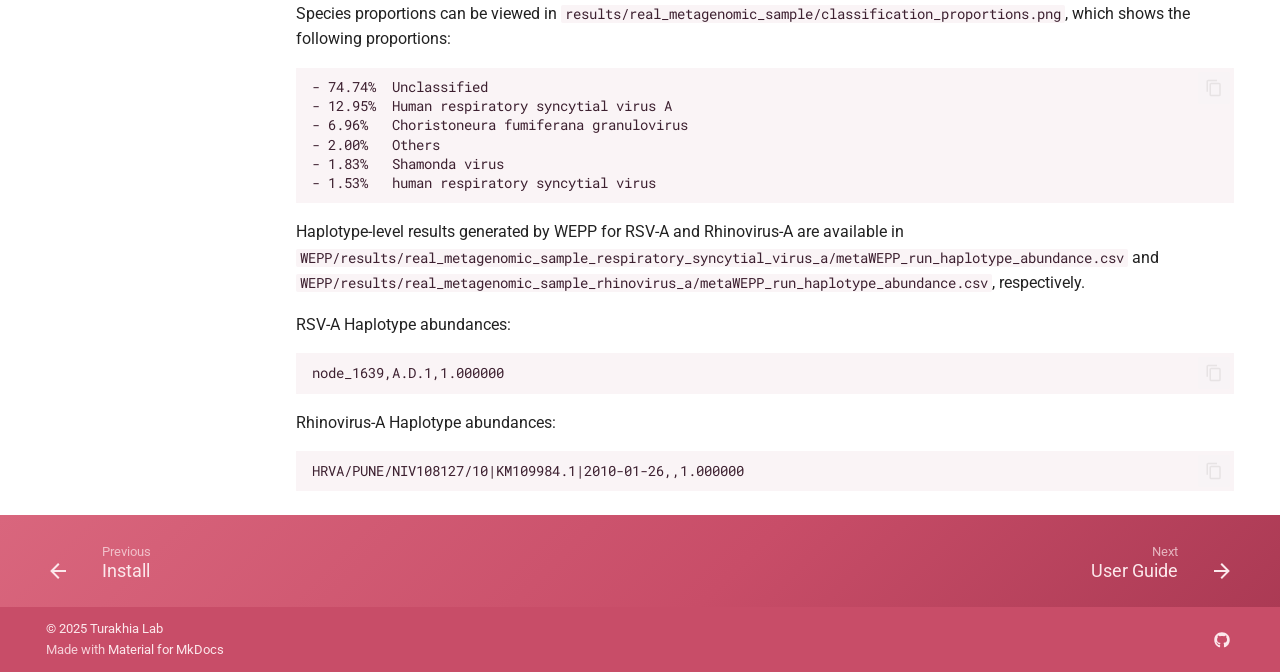
<file: quickstart.html>
<!doctype html>
<html lang="en" class="no-js">
  <head>
    
      <meta charset="utf-8">
      <meta name="viewport" content="width=device-width,initial-scale=1">
      
      
      
        <link rel="canonical" href="https://turakhia.ucsd.edu/metaWEPP/quickstart.html">
      
      
        <link rel="prev" href="install.html">
      
      
        <link rel="next" href="usage.html">
      
      
        
      
      
      <link rel="icon" href="images/metaWEPP_logo.svg">
      <meta name="generator" content="mkdocs-1.6.1, mkdocs-material-9.7.7">
    
    
      
        <title>Quick Start - metaWEPP</title>
      
    
    
      <link rel="stylesheet" href="assets/stylesheets/main.ec1eaa64.min.css">
      
        
        <link rel="stylesheet" href="assets/stylesheets/palette.ab4e12ef.min.css">
      
      


    
    
      
    
    
      
        
        
        <link rel="preconnect" href="https://fonts.gstatic.com" crossorigin>
        <link rel="stylesheet" href="https://fonts.googleapis.com/css?family=Roboto:300,300i,400,400i,700,700i%7CRoboto+Mono:400,400i,700,700i&display=fallback">
        <style>:root{--md-text-font:"Roboto";--md-code-font:"Roboto Mono"}</style>
      
    
    
      <link rel="stylesheet" href="styles/logo.css">
    
    <script>__md_scope=new URL(".",location),__md_hash=e=>[...e].reduce(((e,_)=>(e<<5)-e+_.charCodeAt(0)),0),__md_get=(e,_=localStorage,t=__md_scope)=>JSON.parse(_.getItem(t.pathname+"."+e)),__md_set=(e,_,t=localStorage,a=__md_scope)=>{try{t.setItem(a.pathname+"."+e,JSON.stringify(_))}catch(e){}}</script>
    
      

    
    
  </head>
  
  
    
    
      
    
    
    
    
    <body dir="ltr" data-md-color-scheme="default" data-md-color-primary="custom" data-md-color-accent="custom">
  
    
    <input class="md-toggle" data-md-toggle="drawer" type="checkbox" id="__drawer" autocomplete="off">
    <input class="md-toggle" data-md-toggle="search" type="checkbox" id="__search" autocomplete="off">
    <label class="md-overlay" for="__drawer"></label>
    <div data-md-component="skip">
      
        
        <a href="#quick-start" class="md-skip">
          Skip to content
        </a>
      
    </div>
    <div data-md-component="announce">
      
    </div>
    
    
      

  

<header class="md-header md-header--shadow md-header--lifted" data-md-component="header">
  <nav class="md-header__inner md-grid" aria-label="Header">
    <a href="index.html" title="metaWEPP" class="md-header__button md-logo" aria-label="metaWEPP" data-md-component="logo">
      
  <img src="images/metaWEPP_logo.svg" alt="logo">

    </a>
    <label class="md-header__button md-icon" for="__drawer">
      
      <svg xmlns="http://www.w3.org/2000/svg" viewBox="0 0 24 24"><path d="M3 6h18v2H3zm0 5h18v2H3zm0 5h18v2H3z"/></svg>
    </label>
    <div class="md-header__title" data-md-component="header-title">
      <div class="md-header__ellipsis">
        <div class="md-header__topic">
          <span class="md-ellipsis">
            metaWEPP
          </span>
        </div>
        <div class="md-header__topic" data-md-component="header-topic">
          <span class="md-ellipsis">
            
              Quick Start
            
          </span>
        </div>
      </div>
    </div>
    
      
        <form class="md-header__option" data-md-component="palette">
  
    
    
    
    <input class="md-option" data-md-color-media="" data-md-color-scheme="default" data-md-color-primary="custom" data-md-color-accent="custom"  aria-label="Switch to dark mode"  type="radio" name="__palette" id="__palette_0">
    
      <label class="md-header__button md-icon" title="Switch to dark mode" for="__palette_1" hidden>
        <svg xmlns="http://www.w3.org/2000/svg" viewBox="0 0 24 24"><path d="m17.75 4.09-2.53 1.94.91 3.06-2.63-1.81-2.63 1.81.91-3.06-2.53-1.94L12.44 4l1.06-3 1.06 3zm3.5 6.91-1.64 1.25.59 1.98-1.7-1.17-1.7 1.17.59-1.98L15.75 11l2.06-.05L18.5 9l.69 1.95zm-2.28 4.95c.83-.08 1.72 1.1 1.19 1.85-.32.45-.66.87-1.08 1.27C15.17 23 8.84 23 4.94 19.07c-3.91-3.9-3.91-10.24 0-14.14.4-.4.82-.76 1.27-1.08.75-.53 1.93.36 1.85 1.19-.27 2.86.69 5.83 2.89 8.02a9.96 9.96 0 0 0 8.02 2.89m-1.64 2.02a12.08 12.08 0 0 1-7.8-3.47c-2.17-2.19-3.33-5-3.49-7.82-2.81 3.14-2.7 7.96.31 10.98 3.02 3.01 7.84 3.12 10.98.31"/></svg>
      </label>
    
  
    
    
    
    <input class="md-option" data-md-color-media="" data-md-color-scheme="slate" data-md-color-primary="custom" data-md-color-accent="custom"  aria-label="Switch to light mode"  type="radio" name="__palette" id="__palette_1">
    
      <label class="md-header__button md-icon" title="Switch to light mode" for="__palette_0" hidden>
        <svg xmlns="http://www.w3.org/2000/svg" viewBox="0 0 24 24"><path d="M12 7a5 5 0 0 1 5 5 5 5 0 0 1-5 5 5 5 0 0 1-5-5 5 5 0 0 1 5-5m0 2a3 3 0 0 0-3 3 3 3 0 0 0 3 3 3 3 0 0 0 3-3 3 3 0 0 0-3-3m0-7 2.39 3.42C13.65 5.15 12.84 5 12 5s-1.65.15-2.39.42zM3.34 7l4.16-.35A7.2 7.2 0 0 0 5.94 8.5c-.44.74-.69 1.5-.83 2.29zm.02 10 1.76-3.77a7.131 7.131 0 0 0 2.38 4.14zM20.65 7l-1.77 3.79a7.02 7.02 0 0 0-2.38-4.15zm-.01 10-4.14.36c.59-.51 1.12-1.14 1.54-1.86.42-.73.69-1.5.83-2.29zM12 22l-2.41-3.44c.74.27 1.55.44 2.41.44.82 0 1.63-.17 2.37-.44z"/></svg>
      </label>
    
  
</form>
      
    
    
      <script>var palette=__md_get("__palette");if(palette&&palette.color){if("(prefers-color-scheme)"===palette.color.media){var media=matchMedia("(prefers-color-scheme: light)"),input=document.querySelector(media.matches?"[data-md-color-media='(prefers-color-scheme: light)']":"[data-md-color-media='(prefers-color-scheme: dark)']");palette.color.media=input.getAttribute("data-md-color-media"),palette.color.scheme=input.getAttribute("data-md-color-scheme"),palette.color.primary=input.getAttribute("data-md-color-primary"),palette.color.accent=input.getAttribute("data-md-color-accent")}for(var[key,value]of Object.entries(palette.color))document.body.setAttribute("data-md-color-"+key,value)}</script>
    
    
    
      
      
        <label class="md-header__button md-icon" for="__search">
          
          <svg xmlns="http://www.w3.org/2000/svg" viewBox="0 0 24 24"><path d="M9.5 3A6.5 6.5 0 0 1 16 9.5c0 1.61-.59 3.09-1.56 4.23l.27.27h.79l5 5-1.5 1.5-5-5v-.79l-.27-.27A6.52 6.52 0 0 1 9.5 16 6.5 6.5 0 0 1 3 9.5 6.5 6.5 0 0 1 9.5 3m0 2C7 5 5 7 5 9.5S7 14 9.5 14 14 12 14 9.5 12 5 9.5 5"/></svg>
        </label>
        <div class="md-search" data-md-component="search" role="dialog">
  <label class="md-search__overlay" for="__search"></label>
  <div class="md-search__inner" role="search">
    <form class="md-search__form" name="search">
      <input type="text" class="md-search__input" name="query" aria-label="Search" placeholder="Search" autocapitalize="off" autocorrect="off" autocomplete="off" spellcheck="false" data-md-component="search-query" required>
      <label class="md-search__icon md-icon" for="__search">
        
        <svg xmlns="http://www.w3.org/2000/svg" viewBox="0 0 24 24"><path d="M9.5 3A6.5 6.5 0 0 1 16 9.5c0 1.61-.59 3.09-1.56 4.23l.27.27h.79l5 5-1.5 1.5-5-5v-.79l-.27-.27A6.52 6.52 0 0 1 9.5 16 6.5 6.5 0 0 1 3 9.5 6.5 6.5 0 0 1 9.5 3m0 2C7 5 5 7 5 9.5S7 14 9.5 14 14 12 14 9.5 12 5 9.5 5"/></svg>
        
        <svg xmlns="http://www.w3.org/2000/svg" viewBox="0 0 24 24"><path d="M20 11v2H8l5.5 5.5-1.42 1.42L4.16 12l7.92-7.92L13.5 5.5 8 11z"/></svg>
      </label>
      <nav class="md-search__options" aria-label="Search">
        
        <button type="reset" class="md-search__icon md-icon" title="Clear" aria-label="Clear" tabindex="-1">
          
          <svg xmlns="http://www.w3.org/2000/svg" viewBox="0 0 24 24"><path d="M19 6.41 17.59 5 12 10.59 6.41 5 5 6.41 10.59 12 5 17.59 6.41 19 12 13.41 17.59 19 19 17.59 13.41 12z"/></svg>
        </button>
      </nav>
      
        <div class="md-search__suggest" data-md-component="search-suggest"></div>
      
    </form>
    <div class="md-search__output">
      <div class="md-search__scrollwrap" tabindex="0" data-md-scrollfix>
        <div class="md-search-result" data-md-component="search-result">
          <div class="md-search-result__meta">
            Initializing search
          </div>
          <ol class="md-search-result__list" role="presentation"></ol>
        </div>
      </div>
    </div>
  </div>
</div>
      
    
    
      <div class="md-header__source">
        <a href="https://github.com/TurakhiaLab/metaWEPP" title="Go to repository" class="md-source" data-md-component="source">
  <div class="md-source__icon md-icon">
    
    <svg xmlns="http://www.w3.org/2000/svg" viewBox="0 0 448 512"><!--! Font Awesome Free 7.1.0 by @fontawesome - https://fontawesome.com License - https://fontawesome.com/license/free (Icons: CC BY 4.0, Fonts: SIL OFL 1.1, Code: MIT License) Copyright 2025 Fonticons, Inc.--><path d="M439.6 236.1 244 40.5c-5.4-5.5-12.8-8.5-20.4-8.5s-15 3-20.4 8.4L162.5 81l51.5 51.5c27.1-9.1 52.7 16.8 43.4 43.7l49.7 49.7c34.2-11.8 61.2 31 35.5 56.7-26.5 26.5-70.2-2.9-56-37.3L240.3 199v121.9c25.3 12.5 22.3 41.8 9.1 55-6.4 6.4-15.2 10.1-24.3 10.1s-17.8-3.6-24.3-10.1c-17.6-17.6-11.1-46.9 11.2-56v-123c-20.8-8.5-24.6-30.7-18.6-45L142.6 101 8.5 235.1C3 240.6 0 247.9 0 255.5s3 15 8.5 20.4l195.6 195.7c5.4 5.4 12.7 8.4 20.4 8.4s15-3 20.4-8.4l194.7-194.7c5.4-5.4 8.4-12.8 8.4-20.4s-3-15-8.4-20.4"/></svg>
  </div>
  <div class="md-source__repository">
    TurakhiaLab/metaWEPP
  </div>
</a>
      </div>
    
  </nav>
  
    
      
<nav class="md-tabs" aria-label="Tabs" data-md-component="tabs">
  <div class="md-grid">
    <ul class="md-tabs__list">
      
        
  
  
  
  
    <li class="md-tabs__item">
      <a href="index.html" class="md-tabs__link">
        
  
  
    
  
  Home

      </a>
    </li>
  

      
        
  
  
  
  
    <li class="md-tabs__item">
      <a href="install.html" class="md-tabs__link">
        
  
  
    
  
  Install

      </a>
    </li>
  

      
        
  
  
  
    
  
  
    <li class="md-tabs__item md-tabs__item--active">
      <a href="quickstart.html" class="md-tabs__link">
        
  
  
    
  
  Quick Start

      </a>
    </li>
  

      
        
  
  
  
  
    <li class="md-tabs__item">
      <a href="usage.html" class="md-tabs__link">
        
  
  
    
  
  User Guide

      </a>
    </li>
  

      
        
  
  
  
  
    <li class="md-tabs__item">
      <a href="contribution.html" class="md-tabs__link">
        
  
  
    
  
  Contributions

      </a>
    </li>
  

      
        
  
  
  
  
    <li class="md-tabs__item">
      <a href="cite.html" class="md-tabs__link">
        
  
  
    
  
  Cite metaWEPP

      </a>
    </li>
  

      
    </ul>
  </div>
</nav>
    
  
</header>
    
    <div class="md-container" data-md-component="container">
      
      
        
      
      <main class="md-main" data-md-component="main">
        <div class="md-main__inner md-grid">
          
            
              
              <div class="md-sidebar md-sidebar--primary" data-md-component="sidebar" data-md-type="navigation" >
                <div class="md-sidebar__scrollwrap">
                  <div class="md-sidebar__inner">
                    


  


  

<nav class="md-nav md-nav--primary md-nav--lifted md-nav--integrated" aria-label="Navigation" data-md-level="0">
  <label class="md-nav__title" for="__drawer">
    <a href="index.html" title="metaWEPP" class="md-nav__button md-logo" aria-label="metaWEPP" data-md-component="logo">
      
  <img src="images/metaWEPP_logo.svg" alt="logo">

    </a>
    metaWEPP
  </label>
  
    <div class="md-nav__source">
      <a href="https://github.com/TurakhiaLab/metaWEPP" title="Go to repository" class="md-source" data-md-component="source">
  <div class="md-source__icon md-icon">
    
    <svg xmlns="http://www.w3.org/2000/svg" viewBox="0 0 448 512"><!--! Font Awesome Free 7.1.0 by @fontawesome - https://fontawesome.com License - https://fontawesome.com/license/free (Icons: CC BY 4.0, Fonts: SIL OFL 1.1, Code: MIT License) Copyright 2025 Fonticons, Inc.--><path d="M439.6 236.1 244 40.5c-5.4-5.5-12.8-8.5-20.4-8.5s-15 3-20.4 8.4L162.5 81l51.5 51.5c27.1-9.1 52.7 16.8 43.4 43.7l49.7 49.7c34.2-11.8 61.2 31 35.5 56.7-26.5 26.5-70.2-2.9-56-37.3L240.3 199v121.9c25.3 12.5 22.3 41.8 9.1 55-6.4 6.4-15.2 10.1-24.3 10.1s-17.8-3.6-24.3-10.1c-17.6-17.6-11.1-46.9 11.2-56v-123c-20.8-8.5-24.6-30.7-18.6-45L142.6 101 8.5 235.1C3 240.6 0 247.9 0 255.5s3 15 8.5 20.4l195.6 195.7c5.4 5.4 12.7 8.4 20.4 8.4s15-3 20.4-8.4l194.7-194.7c5.4-5.4 8.4-12.8 8.4-20.4s-3-15-8.4-20.4"/></svg>
  </div>
  <div class="md-source__repository">
    TurakhiaLab/metaWEPP
  </div>
</a>
    </div>
  
  <ul class="md-nav__list" data-md-scrollfix>
    
      
      
  
  
  
  
    <li class="md-nav__item">
      <a href="index.html" class="md-nav__link">
        
  
  
  <span class="md-ellipsis">
    
  
    Home
  

    
  </span>
  
  

      </a>
    </li>
  

    
      
      
  
  
  
  
    <li class="md-nav__item">
      <a href="install.html" class="md-nav__link">
        
  
  
  <span class="md-ellipsis">
    
  
    Install
  

    
  </span>
  
  

      </a>
    </li>
  

    
      
      
  
  
    
  
  
  
    <li class="md-nav__item md-nav__item--active">
      
      <input class="md-nav__toggle md-toggle" type="checkbox" id="__toc">
      
      
        
      
      
        <label class="md-nav__link md-nav__link--active" for="__toc">
          
  
  
  <span class="md-ellipsis">
    
  
    Quick Start
  

    
  </span>
  
  

          <span class="md-nav__icon md-icon"></span>
        </label>
      
      <a href="quickstart.html" class="md-nav__link md-nav__link--active">
        
  
  
  <span class="md-ellipsis">
    
  
    Quick Start
  

    
  </span>
  
  

      </a>
      
        

<nav class="md-nav md-nav--secondary" aria-label="Table of contents">
  
  
  
    
  
  
    <label class="md-nav__title" for="__toc">
      <span class="md-nav__icon md-icon"></span>
      Table of contents
    </label>
    <ul class="md-nav__list" data-md-component="toc" data-md-scrollfix>
      
        <li class="md-nav__item">
  <a href="#example-1-simulated-metagenomic-sample" class="md-nav__link">
    <span class="md-ellipsis">
      
        Example - 1: Simulated metagenomic sample
      
    </span>
  </a>
  
</li>
      
        <li class="md-nav__item">
  <a href="#example-2-real-world-metagenomic-sample" class="md-nav__link">
    <span class="md-ellipsis">
      
        Example - 2: Real world metagenomic sample
      
    </span>
  </a>
  
</li>
      
    </ul>
  
</nav>
      
    </li>
  

    
      
      
  
  
  
  
    <li class="md-nav__item">
      <a href="usage.html" class="md-nav__link">
        
  
  
  <span class="md-ellipsis">
    
  
    User Guide
  

    
  </span>
  
  

      </a>
    </li>
  

    
      
      
  
  
  
  
    <li class="md-nav__item">
      <a href="contribution.html" class="md-nav__link">
        
  
  
  <span class="md-ellipsis">
    
  
    Contributions
  

    
  </span>
  
  

      </a>
    </li>
  

    
      
      
  
  
  
  
    <li class="md-nav__item">
      <a href="cite.html" class="md-nav__link">
        
  
  
  <span class="md-ellipsis">
    
  
    Cite metaWEPP
  

    
  </span>
  
  

      </a>
    </li>
  

    
  </ul>
</nav>
                  </div>
                </div>
              </div>
            
            
          
          
            <div class="md-content" data-md-component="content">
              
                



  


              
              <article class="md-content__inner md-typeset">
                
                  


  
  


<h1 id="quick-start">Quick Start <a name="example"></a></h1>
<p>The following examples demonstrate metaWEPP on simulated and real-world metagenomic samples.</p>
<h2 id="example-1-simulated-metagenomic-sample">Example - 1: Simulated metagenomic sample</h2>
<p><strong>Step 1:</strong> Download the MAT for SARS-CoV-2 and RSV-A.
<div class="highlight"><pre><span></span><code><a id="__codelineno-0-1" name="__codelineno-0-1" href="#__codelineno-0-1"></a>wget<span class="w"> </span>https://hgdownload.gi.ucsc.edu/goldenPath/wuhCor1/UShER_SARS-CoV-2/2023/04/01/public-2023-04-01.all.masked.pb.gz
<a id="__codelineno-0-2" name="__codelineno-0-2" href="#__codelineno-0-2"></a>wget<span class="w"> </span>-O<span class="w"> </span>rsvA.2025-04-25.pb.gz<span class="w"> </span>https://web.archive.org/web/20250629165644id_/https://hgdownload.gi.ucsc.edu/hubs/GCF/002/815/475/GCF_002815475.1/UShER_RSV-A/2025/04/25/rsvA.2025-04-25.pb.gz
</code></pre></div></p>
<p><strong>Step 2:</strong> Download Viral Kraken2 database.
<div class="highlight"><pre><span></span><code><a id="__codelineno-1-1" name="__codelineno-1-1" href="#__codelineno-1-1"></a>wget<span class="w"> </span>https://genome-idx.s3.amazonaws.com/kraken/k2_viral_20251015.tar.gz
<a id="__codelineno-1-2" name="__codelineno-1-2" href="#__codelineno-1-2"></a>mkdir<span class="w"> </span>-p<span class="w"> </span>viral_kraken_db
<a id="__codelineno-1-3" name="__codelineno-1-3" href="#__codelineno-1-3"></a>tar<span class="w"> </span>-xvzf<span class="w"> </span>k2_viral_20251015.tar.gz<span class="w"> </span>-C<span class="w"> </span>viral_kraken_db
<a id="__codelineno-1-4" name="__codelineno-1-4" href="#__codelineno-1-4"></a>rm<span class="w"> </span>k2_viral_20251015.tar.gz
</code></pre></div></p>
<div class="admonition note">
<p class="admonition-title">Note</p>
<p>⚠️ You can skip this step entirely by passing the <code>.tar.gz</code> URL straight to <code>KRAKEN_DB=</code> in the next command. metaWEPP will download and extract it on first run, and reuse it on subsequent runs.</p>
</div>
<p><strong>Step 3:</strong> Run the pipeline.
<div class="highlight"><pre><span></span><code><a id="__codelineno-2-1" name="__codelineno-2-1" href="#__codelineno-2-1"></a>run-metawepp<span class="w"> </span>--config<span class="w"> </span><span class="nv">KRAKEN_DB</span><span class="o">=</span>viral_kraken_db<span class="w"> </span><span class="nv">DIR</span><span class="o">=</span>simulated_metagenomic_sample<span class="w"> </span><span class="nv">MIN_PROP</span><span class="o">=</span><span class="m">0</span>.05<span class="w"> </span><span class="nv">PATHOGENS</span><span class="o">=</span>default,respiratory_syncytial_virus_a,sars_cov_2<span class="w"> </span><span class="nv">CLADE_LIST</span><span class="o">=</span>,nextstrain,nextstrain:pango<span class="w"> </span><span class="nv">CLADE_IDX</span><span class="o">=</span>-1,0,1<span class="w"> </span><span class="nv">CORES_PER_PATHOGEN</span><span class="o">=</span>,8,24<span class="w"> </span>--cores<span class="w"> </span><span class="m">32</span>
</code></pre></div></p>
<p>When prompted to add a new species for haplotype-level analysis, press <code>y</code>. Then follow the steps below to add the SARS-CoV-2 and RSV-A mutation-annotated trees (MATs).</p>
<p>SARS-CoV-2:
<div class="highlight"><pre><span></span><code><a id="__codelineno-3-1" name="__codelineno-3-1" href="#__codelineno-3-1"></a>a) Type "sars cov 2" as the virus of interest.
<a id="__codelineno-3-2" name="__codelineno-3-2" href="#__codelineno-3-2"></a>b) Select "Severe acute respiratory syndrome coronavirus 2" by entering "1" and pressing Enter.
<a id="__codelineno-3-3" name="__codelineno-3-3" href="#__codelineno-3-3"></a>c) Select "NC_045512.2" by entering "1" and pressing Enter.
<a id="__codelineno-3-4" name="__codelineno-3-4" href="#__codelineno-3-4"></a>d) Provide the MAT file path: "./public-2023-04-01.all.masked.pb.gz".
</code></pre></div></p>
<p>Press <code>y</code> when prompted again to add a new species for haplotype-level analysis. Next, follow the steps below to add the RSV-A MAT.</p>
<p>RSV-A:
<div class="highlight"><pre><span></span><code><a id="__codelineno-4-1" name="__codelineno-4-1" href="#__codelineno-4-1"></a>a) Type "respiratory syncytial virus a" as the virus of interest.
<a id="__codelineno-4-2" name="__codelineno-4-2" href="#__codelineno-4-2"></a>b) Select "human respiratory syncytial virus" by entering "2" and pressing Enter.
<a id="__codelineno-4-3" name="__codelineno-4-3" href="#__codelineno-4-3"></a>c) Select "NC_038235.1" by entering "1" and pressing Enter.
<a id="__codelineno-4-4" name="__codelineno-4-4" href="#__codelineno-4-4"></a>d) Provide the MAT file path: "./rsvA.2025-04-25.pb.gz".
</code></pre></div></p>
<p><strong>Step 4:</strong> Analyze Results.</p>
<p>Species proportions can be viewed in <code>results/simulated_metagenomic_sample/classification_proportions.png</code>, which shows the following proportions:
<div class="highlight"><pre><span></span><code><a id="__codelineno-5-1" name="__codelineno-5-1" href="#__codelineno-5-1"></a>- 66.33%  Severe acute respiratory syndrome coronavirus 2
<a id="__codelineno-5-2" name="__codelineno-5-2" href="#__codelineno-5-2"></a>- 31.38%  Human respiratory syncytial virus A
<a id="__codelineno-5-3" name="__codelineno-5-3" href="#__codelineno-5-3"></a>- 1.95%   human respiratory syncytial virus
</code></pre></div></p>
<p>Haplotype-level results generated by WEPP for SARS-CoV-2 and RSV-A are available in <code>WEPP/results/simulated_metagenomic_sample_sars_cov_2/metaWEPP_run_haplotype_abundance.csv</code> and <code>WEPP/results/simulated_metagenomic_sample_respiratory_syncytial_virus_a/metaWEPP_run_haplotype_abundance.csv</code>, respectively.</p>
<p>SARS-CoV-2 haplotype abundances:
<div class="highlight"><pre><span></span><code><a id="__codelineno-6-1" name="__codelineno-6-1" href="#__codelineno-6-1"></a>node_701971,B.1.1.186,0.500000
<a id="__codelineno-6-2" name="__codelineno-6-2" href="#__codelineno-6-2"></a>node_1159601,XBB.1.5,0.500000
</code></pre></div></p>
<p>RSV-A haplotype abundances:
<div class="highlight"><pre><span></span><code><a id="__codelineno-7-1" name="__codelineno-7-1" href="#__codelineno-7-1"></a>Argentina/BA-HNRG-369/2017|ON237340.1|2017-06-26,A.D.2.2,0.500000
<a id="__codelineno-7-2" name="__codelineno-7-2" href="#__codelineno-7-2"></a>USA/MA-Broad_MGB-13815/2022|OQ171906.1|2022-07-27,A.D.1.5,0.500000
</code></pre></div></p>
<h2 id="example-2-real-world-metagenomic-sample">Example - 2: Real world metagenomic sample</h2>
<p><strong>Step 1:</strong> Download the real world metagenomic sample.
<div class="highlight"><pre><span></span><code><a id="__codelineno-8-1" name="__codelineno-8-1" href="#__codelineno-8-1"></a>mkdir<span class="w"> </span>-p<span class="w"> </span>data/real_metagenomic_sample
<a id="__codelineno-8-2" name="__codelineno-8-2" href="#__codelineno-8-2"></a><span class="nb">cd</span><span class="w"> </span>data/real_metagenomic_sample
<a id="__codelineno-8-3" name="__codelineno-8-3" href="#__codelineno-8-3"></a>wget<span class="w"> </span>ftp://ftp.sra.ebi.ac.uk/vol1/fastq/ERR108/074/ERR10812874/ERR10812874_1.fastq.gz<span class="w"> </span>ftp://ftp.sra.ebi.ac.uk/vol1/fastq/ERR108/074/ERR10812874/ERR10812874_2.fastq.gz
<a id="__codelineno-8-4" name="__codelineno-8-4" href="#__codelineno-8-4"></a>mv<span class="w"> </span>ERR10812874_1.fastq.gz<span class="w"> </span>ERR10812874_R1.fastq.gz
<a id="__codelineno-8-5" name="__codelineno-8-5" href="#__codelineno-8-5"></a>mv<span class="w"> </span>ERR10812874_2.fastq.gz<span class="w"> </span>ERR10812874_R2.fastq.gz
<a id="__codelineno-8-6" name="__codelineno-8-6" href="#__codelineno-8-6"></a><span class="nb">cd</span><span class="w"> </span>../../
</code></pre></div></p>
<p><strong>Step 2:</strong> Download the RSV-A MAT.
<div class="highlight"><pre><span></span><code><a id="__codelineno-9-1" name="__codelineno-9-1" href="#__codelineno-9-1"></a>wget<span class="w"> </span>-O<span class="w"> </span>rsvA.2025-04-25.pb.gz<span class="w"> </span>https://web.archive.org/web/20250629165644id_/https://hgdownload.gi.ucsc.edu/hubs/GCF/002/815/475/GCF_002815475.1/UShER_RSV-A/2025/04/25/rsvA.2025-04-25.pb.gz
</code></pre></div></p>
<p><strong>Step 3:</strong> Download Viral Kraken2 database.
<div class="highlight"><pre><span></span><code><a id="__codelineno-10-1" name="__codelineno-10-1" href="#__codelineno-10-1"></a>wget<span class="w"> </span>https://genome-idx.s3.amazonaws.com/kraken/k2_viral_20251015.tar.gz
<a id="__codelineno-10-2" name="__codelineno-10-2" href="#__codelineno-10-2"></a>mkdir<span class="w"> </span>-p<span class="w"> </span>viral_kraken_db
<a id="__codelineno-10-3" name="__codelineno-10-3" href="#__codelineno-10-3"></a>tar<span class="w"> </span>-xvzf<span class="w"> </span>k2_viral_20251015.tar.gz<span class="w"> </span>-C<span class="w"> </span>viral_kraken_db
<a id="__codelineno-10-4" name="__codelineno-10-4" href="#__codelineno-10-4"></a>rm<span class="w"> </span>k2_viral_20251015.tar.gz
</code></pre></div></p>
<div class="admonition note">
<p class="admonition-title">Note</p>
<p>⚠️ You can skip this step entirely by passing the <code>.tar.gz</code> URL straight to <code>KRAKEN_DB=</code> in the next command. metaWEPP will download and extract it on first run, and reuse it on subsequent runs.</p>
</div>
<p><strong>Step 4:</strong> Run the pipeline.
<div class="highlight"><pre><span></span><code><a id="__codelineno-11-1" name="__codelineno-11-1" href="#__codelineno-11-1"></a>run-metawepp<span class="w"> </span>--config<span class="w"> </span><span class="nv">KRAKEN_DB</span><span class="o">=</span>viral_kraken_db<span class="w"> </span><span class="nv">DIR</span><span class="o">=</span>real_metagenomic_sample<span class="w"> </span><span class="nv">MIN_PROP</span><span class="o">=</span><span class="m">0</span>.05<span class="w"> </span><span class="nv">PATHOGENS</span><span class="o">=</span>default,respiratory_syncytial_virus_a<span class="w"> </span><span class="nv">CLADE_LIST</span><span class="o">=</span>,nextstrain<span class="w"> </span><span class="nv">CLADE_IDX</span><span class="o">=</span>-1,0<span class="w"> </span>--cores<span class="w"> </span><span class="m">32</span>
</code></pre></div></p>
<p>When prompted to add a new species for haplotype-level analysis, press <code>y</code>. Then follow the steps below to add the RSV-A and Rhinovirus-A mutation-annotated trees (MATs).</p>
<p>RSV-A:
<div class="highlight"><pre><span></span><code><a id="__codelineno-12-1" name="__codelineno-12-1" href="#__codelineno-12-1"></a>a) Type "respiratory syncytial virus a" as the virus of interest.
<a id="__codelineno-12-2" name="__codelineno-12-2" href="#__codelineno-12-2"></a>b) Select "human respiratory syncytial virus" by entering "2" and pressing Enter.
<a id="__codelineno-12-3" name="__codelineno-12-3" href="#__codelineno-12-3"></a>c) Select "NC_038235.1" by entering "1" and pressing Enter.
<a id="__codelineno-12-4" name="__codelineno-12-4" href="#__codelineno-12-4"></a>d) Provide the MAT file path: "./rsvA.2025-04-25.pb.gz".
</code></pre></div></p>
<p>Press <code>y</code> when prompted again to add a new species for haplotype-level analysis. Next, follow the steps below to build the Rhinovirus-A MAT using viral_usher. Does NOT work if you are using metaWEPP Docker container.</p>
<p>Rhinovirus-A:
<div class="highlight"><pre><span></span><code><a id="__codelineno-13-1" name="__codelineno-13-1" href="#__codelineno-13-1"></a>a) Type "rhinovirus a" as the virus of interest.
<a id="__codelineno-13-2" name="__codelineno-13-2" href="#__codelineno-13-2"></a>b) Select "Rhinovirus A" by pressing "1" and pressing Enter.
<a id="__codelineno-13-3" name="__codelineno-13-3" href="#__codelineno-13-3"></a>c) Select "NC_001617.1" by pressing "2" and pressing Enter.
<a id="__codelineno-13-4" name="__codelineno-13-4" href="#__codelineno-13-4"></a>d) Press Enter when asks to build a MAT with viral_usher.
<a id="__codelineno-13-5" name="__codelineno-13-5" href="#__codelineno-13-5"></a>e) Type "0.1" for minimum length proportion of the RefSeq length and press Enter.
<a id="__codelineno-13-6" name="__codelineno-13-6" href="#__codelineno-13-6"></a>f) Type "0.5" for maximum 'N' proportion and press Enter.
<a id="__codelineno-13-7" name="__codelineno-13-7" href="#__codelineno-13-7"></a>g) Use default values for maxmimum private and branch substitutions by pressing Enter.
<a id="__codelineno-13-8" name="__codelineno-13-8" href="#__codelineno-13-8"></a>h) Press Enter when it asks for more fasta files files.
<a id="__codelineno-13-9" name="__codelineno-13-9" href="#__codelineno-13-9"></a>i) Press Enter when it asks for title for your tree.
<a id="__codelineno-13-10" name="__codelineno-13-10" href="#__codelineno-13-10"></a>j) Enter the directory path that was displayed before the start of this questionnaire for downloading sequences and building trees. It should look similar to: "path_to_metaWEPP/data/pathogens_for_wepp/rhinovirus_a/viral_usher_build"
</code></pre></div></p>
<p><strong>Step 5:</strong> Analyze Results.</p>
<p>Species proportions can be viewed in <code>results/real_metagenomic_sample/classification_proportions.png</code>, which shows the following proportions:
<div class="highlight"><pre><span></span><code><a id="__codelineno-14-1" name="__codelineno-14-1" href="#__codelineno-14-1"></a>- 74.74%  Unclassified
<a id="__codelineno-14-2" name="__codelineno-14-2" href="#__codelineno-14-2"></a>- 12.95%  Human respiratory syncytial virus A
<a id="__codelineno-14-3" name="__codelineno-14-3" href="#__codelineno-14-3"></a>- 6.96%   Choristoneura fumiferana granulovirus
<a id="__codelineno-14-4" name="__codelineno-14-4" href="#__codelineno-14-4"></a>- 2.00%   Others
<a id="__codelineno-14-5" name="__codelineno-14-5" href="#__codelineno-14-5"></a>- 1.83%   Shamonda virus
<a id="__codelineno-14-6" name="__codelineno-14-6" href="#__codelineno-14-6"></a>- 1.53%   human respiratory syncytial virus
</code></pre></div></p>
<p>Haplotype-level results generated by WEPP for RSV-A and Rhinovirus-A are available in <code>WEPP/results/real_metagenomic_sample_respiratory_syncytial_virus_a/metaWEPP_run_haplotype_abundance.csv</code> and <code>WEPP/results/real_metagenomic_sample_rhinovirus_a/metaWEPP_run_haplotype_abundance.csv</code>, respectively.</p>
<p>RSV-A Haplotype abundances:
<div class="highlight"><pre><span></span><code><a id="__codelineno-15-1" name="__codelineno-15-1" href="#__codelineno-15-1"></a>node_1639,A.D.1,1.000000
</code></pre></div></p>
<p>Rhinovirus-A Haplotype abundances:
<div class="highlight"><pre><span></span><code><a id="__codelineno-16-1" name="__codelineno-16-1" href="#__codelineno-16-1"></a>HRVA/PUNE/NIV108127/10|KM109984.1|2010-01-26,,1.000000
</code></pre></div></p>












                
              </article>
            </div>
          
          
  <script>var tabs=__md_get("__tabs");if(Array.isArray(tabs))e:for(var set of document.querySelectorAll(".tabbed-set")){var labels=set.querySelector(".tabbed-labels");for(var tab of tabs)for(var label of labels.getElementsByTagName("label"))if(label.innerText.trim()===tab){var input=document.getElementById(label.htmlFor);input.checked=!0;continue e}}</script>

<script>var target=document.getElementById(location.hash.slice(1));target&&target.name&&(target.checked=target.name.startsWith("__tabbed_"))</script>
        </div>
        
      </main>
      
        <footer class="md-footer">
  
    
      
      <nav class="md-footer__inner md-grid" aria-label="Footer" >
        
          
          <a href="install.html" class="md-footer__link md-footer__link--prev" aria-label="Previous: Install">
            <div class="md-footer__button md-icon">
              
              <svg xmlns="http://www.w3.org/2000/svg" viewBox="0 0 24 24"><path d="M20 11v2H8l5.5 5.5-1.42 1.42L4.16 12l7.92-7.92L13.5 5.5 8 11z"/></svg>
            </div>
            <div class="md-footer__title">
              <span class="md-footer__direction">
                Previous
              </span>
              <div class="md-ellipsis">
                Install
              </div>
            </div>
          </a>
        
        
          
          <a href="usage.html" class="md-footer__link md-footer__link--next" aria-label="Next: User Guide">
            <div class="md-footer__title">
              <span class="md-footer__direction">
                Next
              </span>
              <div class="md-ellipsis">
                User Guide
              </div>
            </div>
            <div class="md-footer__button md-icon">
              
              <svg xmlns="http://www.w3.org/2000/svg" viewBox="0 0 24 24"><path d="M4 11v2h12l-5.5 5.5 1.42 1.42L19.84 12l-7.92-7.92L10.5 5.5 16 11z"/></svg>
            </div>
          </a>
        
      </nav>
    
  
  <div class="md-footer-meta md-typeset">
    <div class="md-footer-meta__inner md-grid">
      <div class="md-copyright">
  
    <div class="md-copyright__highlight">
      &copy; 2025 <a href="https://github.com/TurakhiaLab" target="_blank" rel="noopener">Turakhia Lab</a>

    </div>
  
  
    Made with
    <a href="https://squidfunk.github.io/mkdocs-material/" target="_blank" rel="noopener">
      Material for MkDocs
    </a>
  
</div>
      
        
<div class="md-social">
  
    
    
    
    
      
      
    
    <a href="https://github.com/TurakhiaLab/metaWEPP" target="_blank" rel="noopener" title="github.com" class="md-social__link">
      <svg xmlns="http://www.w3.org/2000/svg" viewBox="0 0 512 512"><!--! Font Awesome Free 7.1.0 by @fontawesome - https://fontawesome.com License - https://fontawesome.com/license/free (Icons: CC BY 4.0, Fonts: SIL OFL 1.1, Code: MIT License) Copyright 2025 Fonticons, Inc.--><path d="M173.9 397.4c0 2-2.3 3.6-5.2 3.6-3.3.3-5.6-1.3-5.6-3.6 0-2 2.3-3.6 5.2-3.6 3-.3 5.6 1.3 5.6 3.6m-31.1-4.5c-.7 2 1.3 4.3 4.3 4.9 2.6 1 5.6 0 6.2-2s-1.3-4.3-4.3-5.2c-2.6-.7-5.5.3-6.2 2.3m44.2-1.7c-2.9.7-4.9 2.6-4.6 4.9.3 2 2.9 3.3 5.9 2.6 2.9-.7 4.9-2.6 4.6-4.6-.3-1.9-3-3.2-5.9-2.9M252.8 8C114.1 8 8 113.3 8 252c0 110.9 69.8 205.8 169.5 239.2 12.8 2.3 17.3-5.6 17.3-12.1 0-6.2-.3-40.4-.3-61.4 0 0-70 15-84.7-29.8 0 0-11.4-29.1-27.8-36.6 0 0-22.9-15.7 1.6-15.4 0 0 24.9 2 38.6 25.8 21.9 38.6 58.6 27.5 72.9 20.9 2.3-16 8.8-27.1 16-33.7-55.9-6.2-112.3-14.3-112.3-110.5 0-27.5 7.6-41.3 23.6-58.9-2.6-6.5-11.1-33.3 2.6-67.9 20.9-6.5 69 27 69 27 20-5.6 41.5-8.5 62.8-8.5s42.8 2.9 62.8 8.5c0 0 48.1-33.6 69-27 13.7 34.7 5.2 61.4 2.6 67.9 16 17.7 25.8 31.5 25.8 58.9 0 96.5-58.9 104.2-114.8 110.5 9.2 7.9 17 22.9 17 46.4 0 33.7-.3 75.4-.3 83.6 0 6.5 4.6 14.4 17.3 12.1C436.2 457.8 504 362.9 504 252 504 113.3 391.5 8 252.8 8M105.2 352.9c-1.3 1-1 3.3.7 5.2 1.6 1.6 3.9 2.3 5.2 1 1.3-1 1-3.3-.7-5.2-1.6-1.6-3.9-2.3-5.2-1m-10.8-8.1c-.7 1.3.3 2.9 2.3 3.9 1.6 1 3.6.7 4.3-.7.7-1.3-.3-2.9-2.3-3.9-2-.6-3.6-.3-4.3.7m32.4 35.6c-1.6 1.3-1 4.3 1.3 6.2 2.3 2.3 5.2 2.6 6.5 1 1.3-1.3.7-4.3-1.3-6.2-2.2-2.3-5.2-2.6-6.5-1m-11.4-14.7c-1.6 1-1.6 3.6 0 5.9s4.3 3.3 5.6 2.3c1.6-1.3 1.6-3.9 0-6.2-1.4-2.3-4-3.3-5.6-2"/></svg>
    </a>
  
</div>
      
    </div>
  </div>
</footer>
      
    </div>
    <div class="md-dialog" data-md-component="dialog">
      <div class="md-dialog__inner md-typeset"></div>
    </div>
    
    
    
      
      
      <script id="__config" type="application/json">{"annotate": null, "base": ".", "features": ["content.tabs.link", "content.code.annotation", "content.code.copy", "content.tooltips", "toc.follow", "toc.integrate", "navigation.tabs", "navigation.sections", "navigation.path", "navigation.tabs.sticky", "navigation.instant.prefetch", "navigation.tracking", "navigation.footer", "navigation.expand", "search.highlight", "search.suggest"], "search": "assets/javascripts/workers/search.2c215733.min.js", "tags": null, "translations": {"clipboard.copied": "Copied to clipboard", "clipboard.copy": "Copy to clipboard", "search.result.more.one": "1 more on this page", "search.result.more.other": "# more on this page", "search.result.none": "No matching documents", "search.result.one": "1 matching document", "search.result.other": "# matching documents", "search.result.placeholder": "Type to start searching", "search.result.term.missing": "Missing", "select.version": "Select version"}, "version": null}</script>
    
    
      <script src="assets/javascripts/bundle.d7400e89.min.js"></script>
      
    
  </body>
</html>
</file>
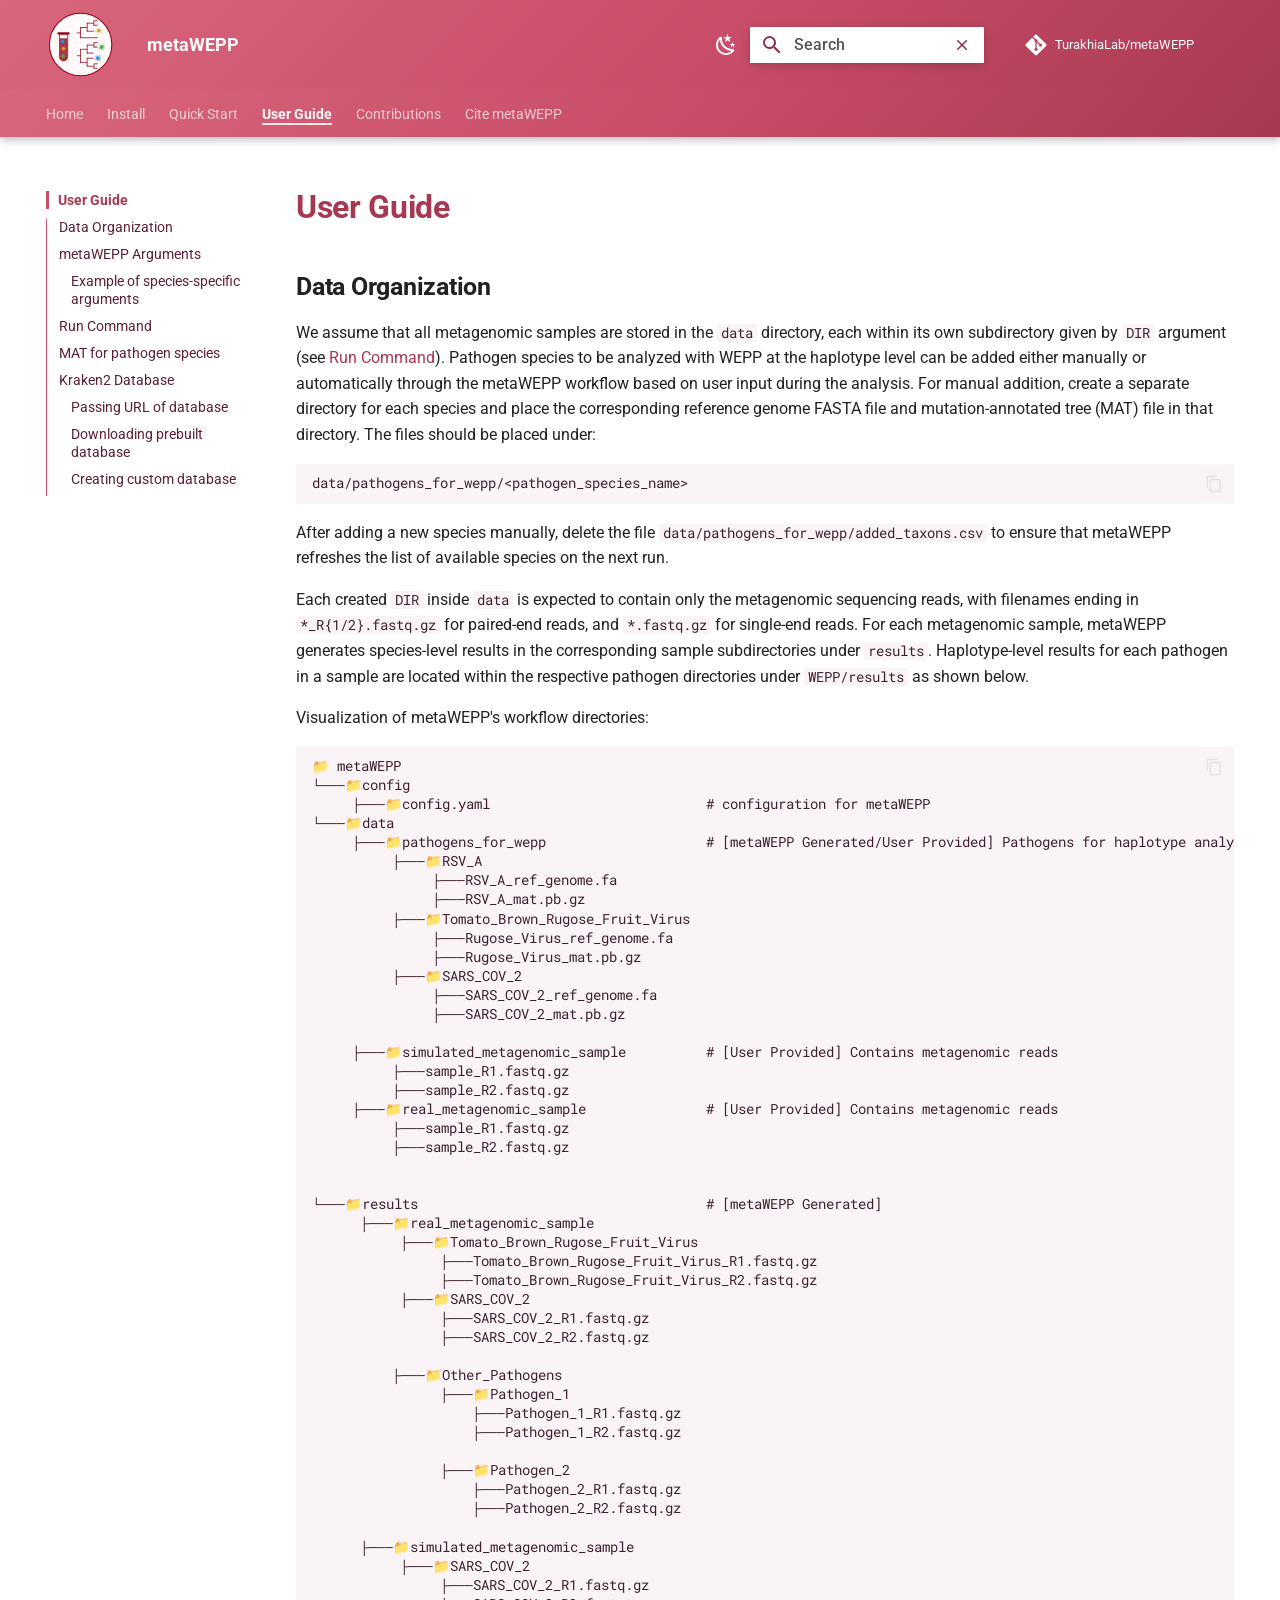
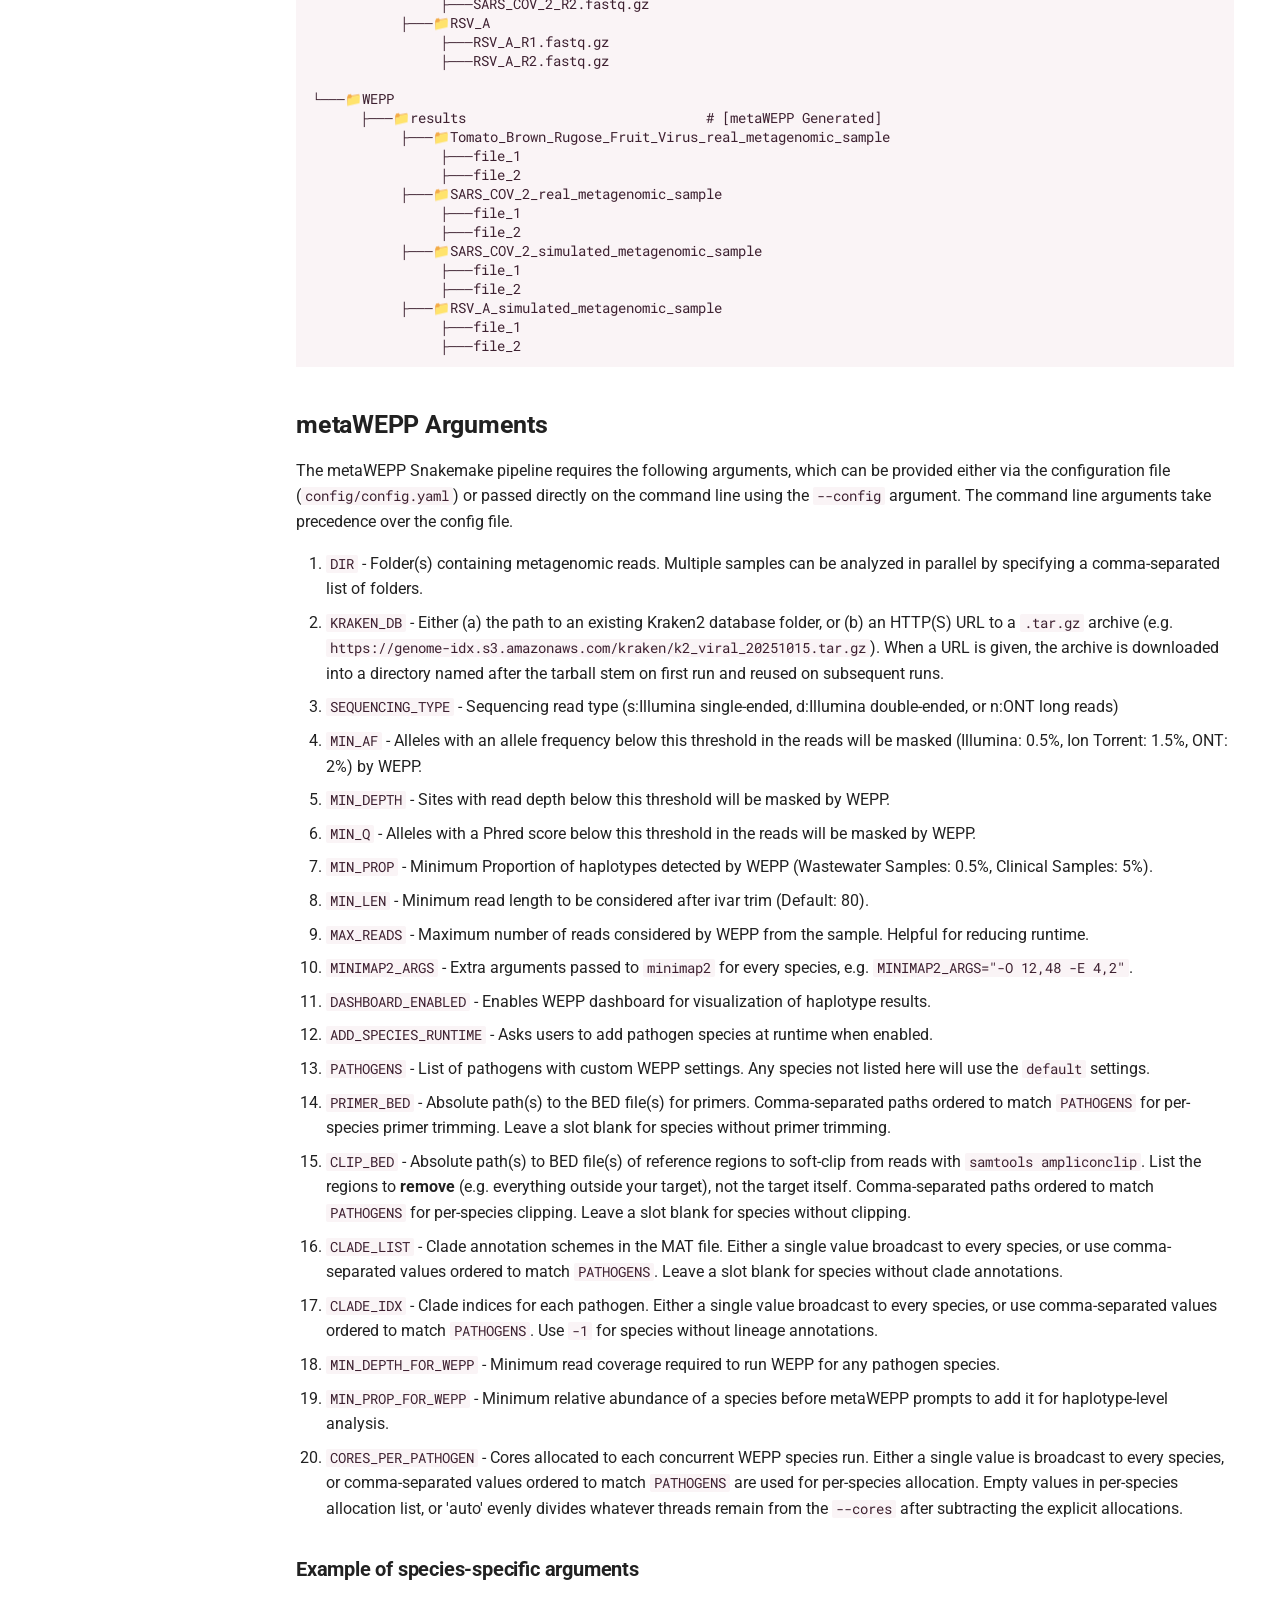
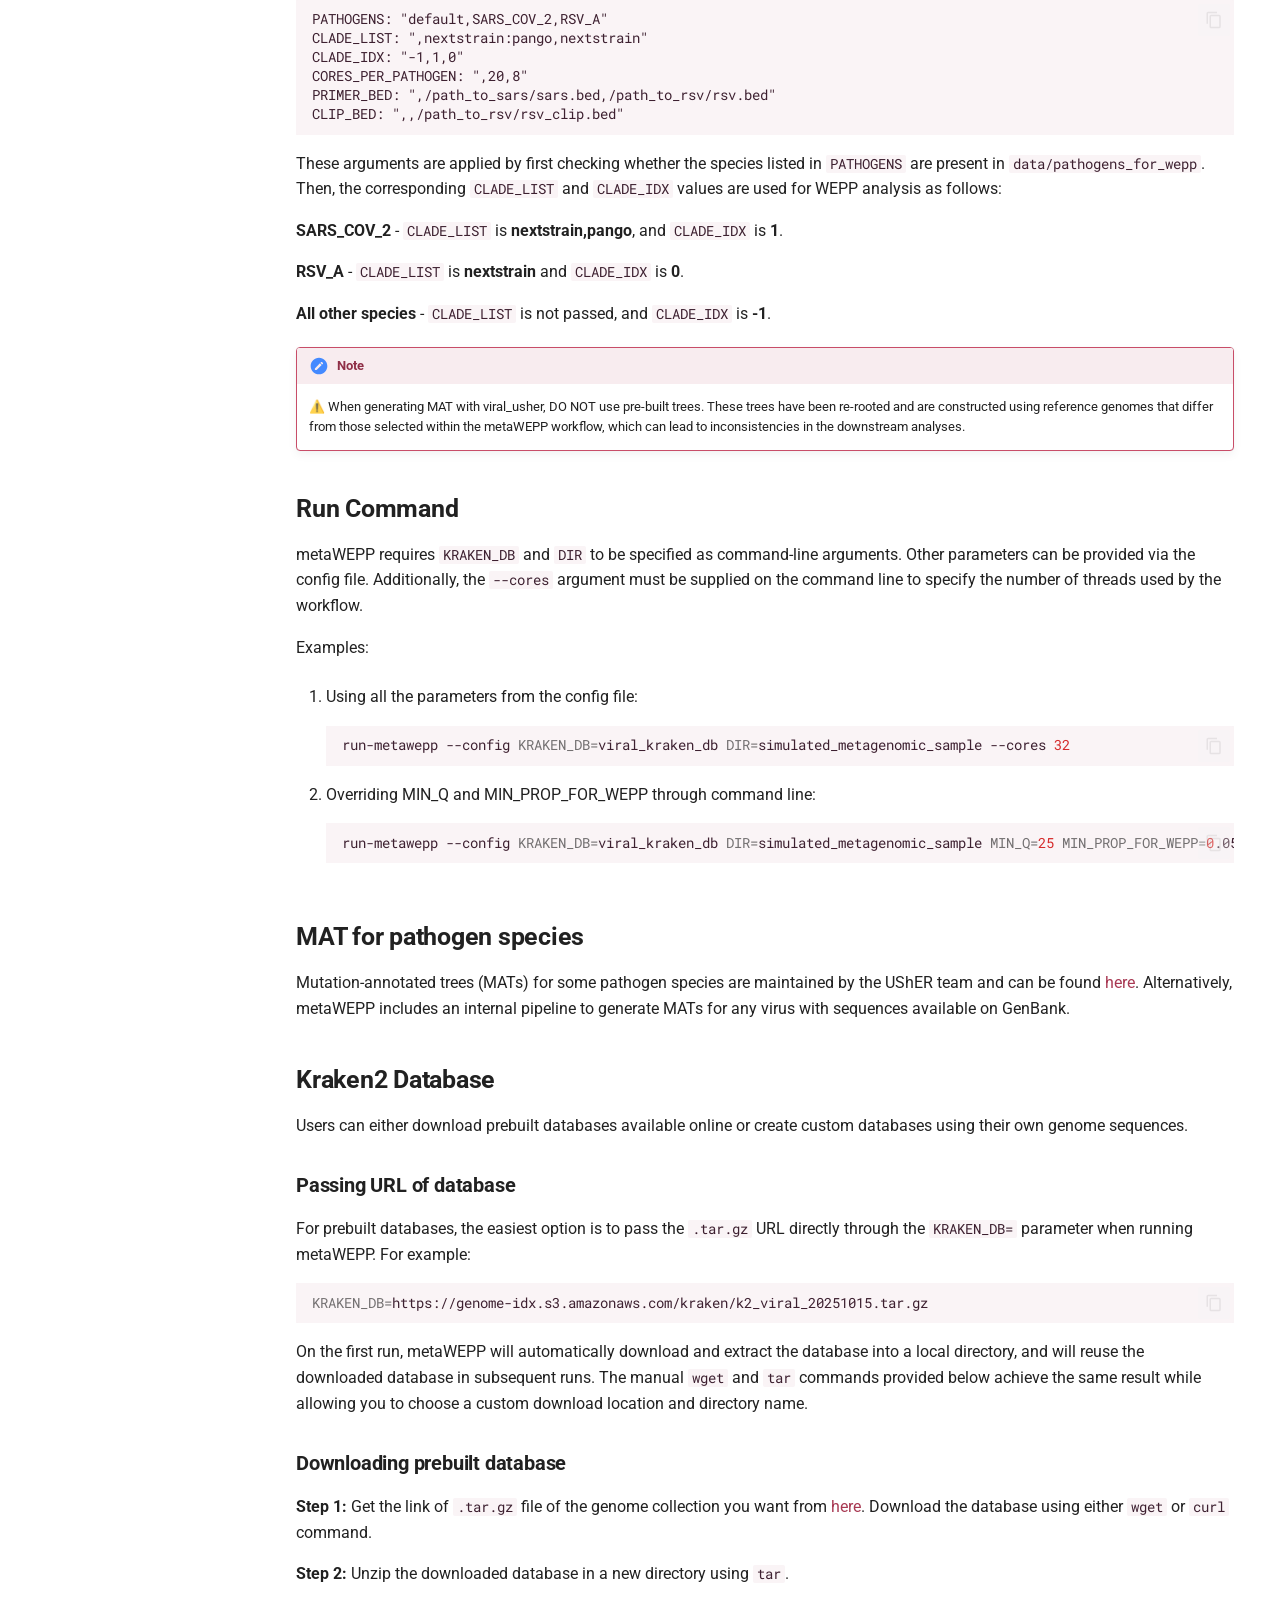
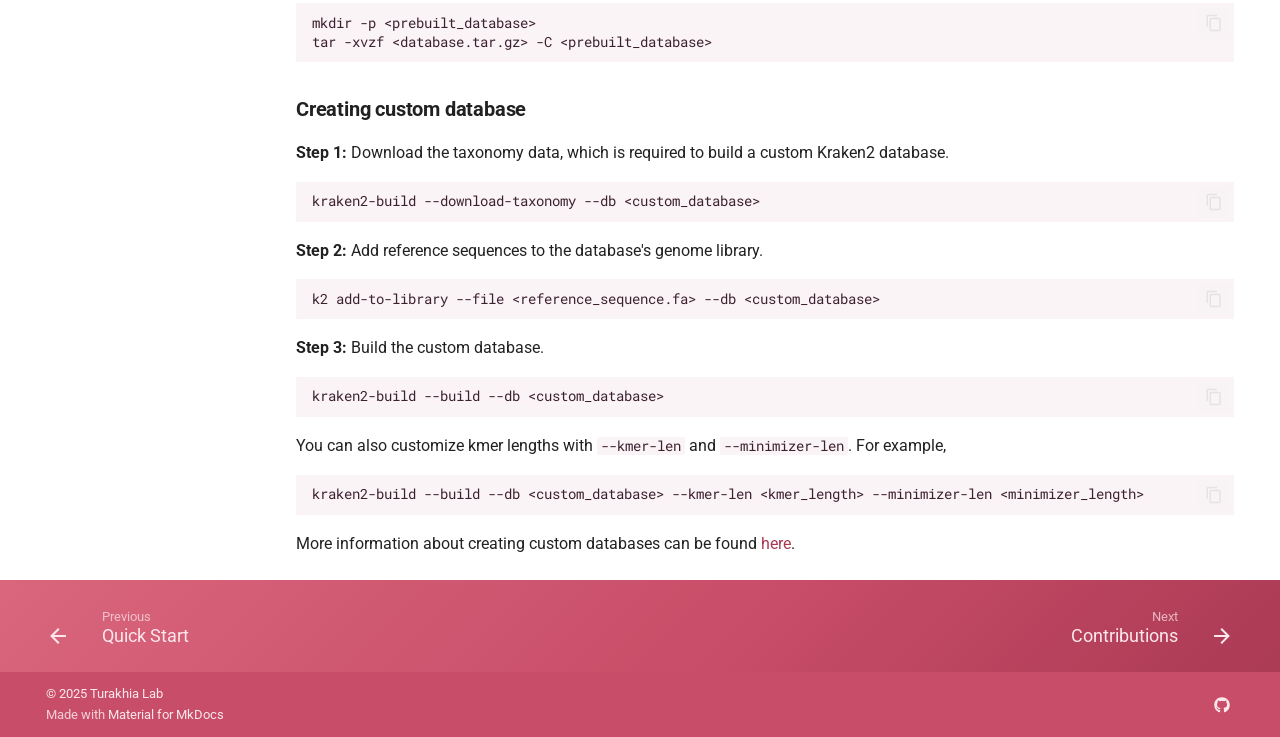
<file: usage.html>
<!doctype html>
<html lang="en" class="no-js">
  <head>
    
      <meta charset="utf-8">
      <meta name="viewport" content="width=device-width,initial-scale=1">
      
      
      
        <link rel="canonical" href="https://turakhia.ucsd.edu/metaWEPP/usage.html">
      
      
        <link rel="prev" href="quickstart.html">
      
      
        <link rel="next" href="contribution.html">
      
      
        
      
      
      <link rel="icon" href="images/metaWEPP_logo.svg">
      <meta name="generator" content="mkdocs-1.6.1, mkdocs-material-9.7.7">
    
    
      
        <title>User Guide - metaWEPP</title>
      
    
    
      <link rel="stylesheet" href="assets/stylesheets/main.ec1eaa64.min.css">
      
        
        <link rel="stylesheet" href="assets/stylesheets/palette.ab4e12ef.min.css">
      
      


    
    
      
    
    
      
        
        
        <link rel="preconnect" href="https://fonts.gstatic.com" crossorigin>
        <link rel="stylesheet" href="https://fonts.googleapis.com/css?family=Roboto:300,300i,400,400i,700,700i%7CRoboto+Mono:400,400i,700,700i&display=fallback">
        <style>:root{--md-text-font:"Roboto";--md-code-font:"Roboto Mono"}</style>
      
    
    
      <link rel="stylesheet" href="styles/logo.css">
    
    <script>__md_scope=new URL(".",location),__md_hash=e=>[...e].reduce(((e,_)=>(e<<5)-e+_.charCodeAt(0)),0),__md_get=(e,_=localStorage,t=__md_scope)=>JSON.parse(_.getItem(t.pathname+"."+e)),__md_set=(e,_,t=localStorage,a=__md_scope)=>{try{t.setItem(a.pathname+"."+e,JSON.stringify(_))}catch(e){}}</script>
    
      

    
    
  </head>
  
  
    
    
      
    
    
    
    
    <body dir="ltr" data-md-color-scheme="default" data-md-color-primary="custom" data-md-color-accent="custom">
  
    
    <input class="md-toggle" data-md-toggle="drawer" type="checkbox" id="__drawer" autocomplete="off">
    <input class="md-toggle" data-md-toggle="search" type="checkbox" id="__search" autocomplete="off">
    <label class="md-overlay" for="__drawer"></label>
    <div data-md-component="skip">
      
        
        <a href="#user-guide" class="md-skip">
          Skip to content
        </a>
      
    </div>
    <div data-md-component="announce">
      
    </div>
    
    
      

  

<header class="md-header md-header--shadow md-header--lifted" data-md-component="header">
  <nav class="md-header__inner md-grid" aria-label="Header">
    <a href="index.html" title="metaWEPP" class="md-header__button md-logo" aria-label="metaWEPP" data-md-component="logo">
      
  <img src="images/metaWEPP_logo.svg" alt="logo">

    </a>
    <label class="md-header__button md-icon" for="__drawer">
      
      <svg xmlns="http://www.w3.org/2000/svg" viewBox="0 0 24 24"><path d="M3 6h18v2H3zm0 5h18v2H3zm0 5h18v2H3z"/></svg>
    </label>
    <div class="md-header__title" data-md-component="header-title">
      <div class="md-header__ellipsis">
        <div class="md-header__topic">
          <span class="md-ellipsis">
            metaWEPP
          </span>
        </div>
        <div class="md-header__topic" data-md-component="header-topic">
          <span class="md-ellipsis">
            
              User Guide
            
          </span>
        </div>
      </div>
    </div>
    
      
        <form class="md-header__option" data-md-component="palette">
  
    
    
    
    <input class="md-option" data-md-color-media="" data-md-color-scheme="default" data-md-color-primary="custom" data-md-color-accent="custom"  aria-label="Switch to dark mode"  type="radio" name="__palette" id="__palette_0">
    
      <label class="md-header__button md-icon" title="Switch to dark mode" for="__palette_1" hidden>
        <svg xmlns="http://www.w3.org/2000/svg" viewBox="0 0 24 24"><path d="m17.75 4.09-2.53 1.94.91 3.06-2.63-1.81-2.63 1.81.91-3.06-2.53-1.94L12.44 4l1.06-3 1.06 3zm3.5 6.91-1.64 1.25.59 1.98-1.7-1.17-1.7 1.17.59-1.98L15.75 11l2.06-.05L18.5 9l.69 1.95zm-2.28 4.95c.83-.08 1.72 1.1 1.19 1.85-.32.45-.66.87-1.08 1.27C15.17 23 8.84 23 4.94 19.07c-3.91-3.9-3.91-10.24 0-14.14.4-.4.82-.76 1.27-1.08.75-.53 1.93.36 1.85 1.19-.27 2.86.69 5.83 2.89 8.02a9.96 9.96 0 0 0 8.02 2.89m-1.64 2.02a12.08 12.08 0 0 1-7.8-3.47c-2.17-2.19-3.33-5-3.49-7.82-2.81 3.14-2.7 7.96.31 10.98 3.02 3.01 7.84 3.12 10.98.31"/></svg>
      </label>
    
  
    
    
    
    <input class="md-option" data-md-color-media="" data-md-color-scheme="slate" data-md-color-primary="custom" data-md-color-accent="custom"  aria-label="Switch to light mode"  type="radio" name="__palette" id="__palette_1">
    
      <label class="md-header__button md-icon" title="Switch to light mode" for="__palette_0" hidden>
        <svg xmlns="http://www.w3.org/2000/svg" viewBox="0 0 24 24"><path d="M12 7a5 5 0 0 1 5 5 5 5 0 0 1-5 5 5 5 0 0 1-5-5 5 5 0 0 1 5-5m0 2a3 3 0 0 0-3 3 3 3 0 0 0 3 3 3 3 0 0 0 3-3 3 3 0 0 0-3-3m0-7 2.39 3.42C13.65 5.15 12.84 5 12 5s-1.65.15-2.39.42zM3.34 7l4.16-.35A7.2 7.2 0 0 0 5.94 8.5c-.44.74-.69 1.5-.83 2.29zm.02 10 1.76-3.77a7.131 7.131 0 0 0 2.38 4.14zM20.65 7l-1.77 3.79a7.02 7.02 0 0 0-2.38-4.15zm-.01 10-4.14.36c.59-.51 1.12-1.14 1.54-1.86.42-.73.69-1.5.83-2.29zM12 22l-2.41-3.44c.74.27 1.55.44 2.41.44.82 0 1.63-.17 2.37-.44z"/></svg>
      </label>
    
  
</form>
      
    
    
      <script>var palette=__md_get("__palette");if(palette&&palette.color){if("(prefers-color-scheme)"===palette.color.media){var media=matchMedia("(prefers-color-scheme: light)"),input=document.querySelector(media.matches?"[data-md-color-media='(prefers-color-scheme: light)']":"[data-md-color-media='(prefers-color-scheme: dark)']");palette.color.media=input.getAttribute("data-md-color-media"),palette.color.scheme=input.getAttribute("data-md-color-scheme"),palette.color.primary=input.getAttribute("data-md-color-primary"),palette.color.accent=input.getAttribute("data-md-color-accent")}for(var[key,value]of Object.entries(palette.color))document.body.setAttribute("data-md-color-"+key,value)}</script>
    
    
    
      
      
        <label class="md-header__button md-icon" for="__search">
          
          <svg xmlns="http://www.w3.org/2000/svg" viewBox="0 0 24 24"><path d="M9.5 3A6.5 6.5 0 0 1 16 9.5c0 1.61-.59 3.09-1.56 4.23l.27.27h.79l5 5-1.5 1.5-5-5v-.79l-.27-.27A6.52 6.52 0 0 1 9.5 16 6.5 6.5 0 0 1 3 9.5 6.5 6.5 0 0 1 9.5 3m0 2C7 5 5 7 5 9.5S7 14 9.5 14 14 12 14 9.5 12 5 9.5 5"/></svg>
        </label>
        <div class="md-search" data-md-component="search" role="dialog">
  <label class="md-search__overlay" for="__search"></label>
  <div class="md-search__inner" role="search">
    <form class="md-search__form" name="search">
      <input type="text" class="md-search__input" name="query" aria-label="Search" placeholder="Search" autocapitalize="off" autocorrect="off" autocomplete="off" spellcheck="false" data-md-component="search-query" required>
      <label class="md-search__icon md-icon" for="__search">
        
        <svg xmlns="http://www.w3.org/2000/svg" viewBox="0 0 24 24"><path d="M9.5 3A6.5 6.5 0 0 1 16 9.5c0 1.61-.59 3.09-1.56 4.23l.27.27h.79l5 5-1.5 1.5-5-5v-.79l-.27-.27A6.52 6.52 0 0 1 9.5 16 6.5 6.5 0 0 1 3 9.5 6.5 6.5 0 0 1 9.5 3m0 2C7 5 5 7 5 9.5S7 14 9.5 14 14 12 14 9.5 12 5 9.5 5"/></svg>
        
        <svg xmlns="http://www.w3.org/2000/svg" viewBox="0 0 24 24"><path d="M20 11v2H8l5.5 5.5-1.42 1.42L4.16 12l7.92-7.92L13.5 5.5 8 11z"/></svg>
      </label>
      <nav class="md-search__options" aria-label="Search">
        
        <button type="reset" class="md-search__icon md-icon" title="Clear" aria-label="Clear" tabindex="-1">
          
          <svg xmlns="http://www.w3.org/2000/svg" viewBox="0 0 24 24"><path d="M19 6.41 17.59 5 12 10.59 6.41 5 5 6.41 10.59 12 5 17.59 6.41 19 12 13.41 17.59 19 19 17.59 13.41 12z"/></svg>
        </button>
      </nav>
      
        <div class="md-search__suggest" data-md-component="search-suggest"></div>
      
    </form>
    <div class="md-search__output">
      <div class="md-search__scrollwrap" tabindex="0" data-md-scrollfix>
        <div class="md-search-result" data-md-component="search-result">
          <div class="md-search-result__meta">
            Initializing search
          </div>
          <ol class="md-search-result__list" role="presentation"></ol>
        </div>
      </div>
    </div>
  </div>
</div>
      
    
    
      <div class="md-header__source">
        <a href="https://github.com/TurakhiaLab/metaWEPP" title="Go to repository" class="md-source" data-md-component="source">
  <div class="md-source__icon md-icon">
    
    <svg xmlns="http://www.w3.org/2000/svg" viewBox="0 0 448 512"><!--! Font Awesome Free 7.1.0 by @fontawesome - https://fontawesome.com License - https://fontawesome.com/license/free (Icons: CC BY 4.0, Fonts: SIL OFL 1.1, Code: MIT License) Copyright 2025 Fonticons, Inc.--><path d="M439.6 236.1 244 40.5c-5.4-5.5-12.8-8.5-20.4-8.5s-15 3-20.4 8.4L162.5 81l51.5 51.5c27.1-9.1 52.7 16.8 43.4 43.7l49.7 49.7c34.2-11.8 61.2 31 35.5 56.7-26.5 26.5-70.2-2.9-56-37.3L240.3 199v121.9c25.3 12.5 22.3 41.8 9.1 55-6.4 6.4-15.2 10.1-24.3 10.1s-17.8-3.6-24.3-10.1c-17.6-17.6-11.1-46.9 11.2-56v-123c-20.8-8.5-24.6-30.7-18.6-45L142.6 101 8.5 235.1C3 240.6 0 247.9 0 255.5s3 15 8.5 20.4l195.6 195.7c5.4 5.4 12.7 8.4 20.4 8.4s15-3 20.4-8.4l194.7-194.7c5.4-5.4 8.4-12.8 8.4-20.4s-3-15-8.4-20.4"/></svg>
  </div>
  <div class="md-source__repository">
    TurakhiaLab/metaWEPP
  </div>
</a>
      </div>
    
  </nav>
  
    
      
<nav class="md-tabs" aria-label="Tabs" data-md-component="tabs">
  <div class="md-grid">
    <ul class="md-tabs__list">
      
        
  
  
  
  
    <li class="md-tabs__item">
      <a href="index.html" class="md-tabs__link">
        
  
  
    
  
  Home

      </a>
    </li>
  

      
        
  
  
  
  
    <li class="md-tabs__item">
      <a href="install.html" class="md-tabs__link">
        
  
  
    
  
  Install

      </a>
    </li>
  

      
        
  
  
  
  
    <li class="md-tabs__item">
      <a href="quickstart.html" class="md-tabs__link">
        
  
  
    
  
  Quick Start

      </a>
    </li>
  

      
        
  
  
  
    
  
  
    <li class="md-tabs__item md-tabs__item--active">
      <a href="usage.html" class="md-tabs__link">
        
  
  
    
  
  User Guide

      </a>
    </li>
  

      
        
  
  
  
  
    <li class="md-tabs__item">
      <a href="contribution.html" class="md-tabs__link">
        
  
  
    
  
  Contributions

      </a>
    </li>
  

      
        
  
  
  
  
    <li class="md-tabs__item">
      <a href="cite.html" class="md-tabs__link">
        
  
  
    
  
  Cite metaWEPP

      </a>
    </li>
  

      
    </ul>
  </div>
</nav>
    
  
</header>
    
    <div class="md-container" data-md-component="container">
      
      
        
      
      <main class="md-main" data-md-component="main">
        <div class="md-main__inner md-grid">
          
            
              
              <div class="md-sidebar md-sidebar--primary" data-md-component="sidebar" data-md-type="navigation" >
                <div class="md-sidebar__scrollwrap">
                  <div class="md-sidebar__inner">
                    


  


  

<nav class="md-nav md-nav--primary md-nav--lifted md-nav--integrated" aria-label="Navigation" data-md-level="0">
  <label class="md-nav__title" for="__drawer">
    <a href="index.html" title="metaWEPP" class="md-nav__button md-logo" aria-label="metaWEPP" data-md-component="logo">
      
  <img src="images/metaWEPP_logo.svg" alt="logo">

    </a>
    metaWEPP
  </label>
  
    <div class="md-nav__source">
      <a href="https://github.com/TurakhiaLab/metaWEPP" title="Go to repository" class="md-source" data-md-component="source">
  <div class="md-source__icon md-icon">
    
    <svg xmlns="http://www.w3.org/2000/svg" viewBox="0 0 448 512"><!--! Font Awesome Free 7.1.0 by @fontawesome - https://fontawesome.com License - https://fontawesome.com/license/free (Icons: CC BY 4.0, Fonts: SIL OFL 1.1, Code: MIT License) Copyright 2025 Fonticons, Inc.--><path d="M439.6 236.1 244 40.5c-5.4-5.5-12.8-8.5-20.4-8.5s-15 3-20.4 8.4L162.5 81l51.5 51.5c27.1-9.1 52.7 16.8 43.4 43.7l49.7 49.7c34.2-11.8 61.2 31 35.5 56.7-26.5 26.5-70.2-2.9-56-37.3L240.3 199v121.9c25.3 12.5 22.3 41.8 9.1 55-6.4 6.4-15.2 10.1-24.3 10.1s-17.8-3.6-24.3-10.1c-17.6-17.6-11.1-46.9 11.2-56v-123c-20.8-8.5-24.6-30.7-18.6-45L142.6 101 8.5 235.1C3 240.6 0 247.9 0 255.5s3 15 8.5 20.4l195.6 195.7c5.4 5.4 12.7 8.4 20.4 8.4s15-3 20.4-8.4l194.7-194.7c5.4-5.4 8.4-12.8 8.4-20.4s-3-15-8.4-20.4"/></svg>
  </div>
  <div class="md-source__repository">
    TurakhiaLab/metaWEPP
  </div>
</a>
    </div>
  
  <ul class="md-nav__list" data-md-scrollfix>
    
      
      
  
  
  
  
    <li class="md-nav__item">
      <a href="index.html" class="md-nav__link">
        
  
  
  <span class="md-ellipsis">
    
  
    Home
  

    
  </span>
  
  

      </a>
    </li>
  

    
      
      
  
  
  
  
    <li class="md-nav__item">
      <a href="install.html" class="md-nav__link">
        
  
  
  <span class="md-ellipsis">
    
  
    Install
  

    
  </span>
  
  

      </a>
    </li>
  

    
      
      
  
  
  
  
    <li class="md-nav__item">
      <a href="quickstart.html" class="md-nav__link">
        
  
  
  <span class="md-ellipsis">
    
  
    Quick Start
  

    
  </span>
  
  

      </a>
    </li>
  

    
      
      
  
  
    
  
  
  
    <li class="md-nav__item md-nav__item--active">
      
      <input class="md-nav__toggle md-toggle" type="checkbox" id="__toc">
      
      
        
      
      
        <label class="md-nav__link md-nav__link--active" for="__toc">
          
  
  
  <span class="md-ellipsis">
    
  
    User Guide
  

    
  </span>
  
  

          <span class="md-nav__icon md-icon"></span>
        </label>
      
      <a href="usage.html" class="md-nav__link md-nav__link--active">
        
  
  
  <span class="md-ellipsis">
    
  
    User Guide
  

    
  </span>
  
  

      </a>
      
        

<nav class="md-nav md-nav--secondary" aria-label="Table of contents">
  
  
  
    
  
  
    <label class="md-nav__title" for="__toc">
      <span class="md-nav__icon md-icon"></span>
      Table of contents
    </label>
    <ul class="md-nav__list" data-md-component="toc" data-md-scrollfix>
      
        <li class="md-nav__item">
  <a href="#data-organization" class="md-nav__link">
    <span class="md-ellipsis">
      
        Data Organization
      
    </span>
  </a>
  
</li>
      
        <li class="md-nav__item">
  <a href="#metawepp-arguments" class="md-nav__link">
    <span class="md-ellipsis">
      
        metaWEPP Arguments
      
    </span>
  </a>
  
    <nav class="md-nav" aria-label="metaWEPP Arguments">
      <ul class="md-nav__list">
        
          <li class="md-nav__item">
  <a href="#example-of-species-specific-arguments" class="md-nav__link">
    <span class="md-ellipsis">
      
        Example of species-specific arguments
      
    </span>
  </a>
  
</li>
        
      </ul>
    </nav>
  
</li>
      
        <li class="md-nav__item">
  <a href="#run-command" class="md-nav__link">
    <span class="md-ellipsis">
      
        Run Command
      
    </span>
  </a>
  
</li>
      
        <li class="md-nav__item">
  <a href="#mat-for-pathogen-species" class="md-nav__link">
    <span class="md-ellipsis">
      
        MAT for pathogen species
      
    </span>
  </a>
  
</li>
      
        <li class="md-nav__item">
  <a href="#kraken2-database" class="md-nav__link">
    <span class="md-ellipsis">
      
        Kraken2 Database
      
    </span>
  </a>
  
    <nav class="md-nav" aria-label="Kraken2 Database">
      <ul class="md-nav__list">
        
          <li class="md-nav__item">
  <a href="#passing-url-of-database" class="md-nav__link">
    <span class="md-ellipsis">
      
        Passing URL of database
      
    </span>
  </a>
  
</li>
        
          <li class="md-nav__item">
  <a href="#downloading-prebuilt-database" class="md-nav__link">
    <span class="md-ellipsis">
      
        Downloading prebuilt database
      
    </span>
  </a>
  
</li>
        
          <li class="md-nav__item">
  <a href="#creating-custom-database" class="md-nav__link">
    <span class="md-ellipsis">
      
        Creating custom database
      
    </span>
  </a>
  
</li>
        
      </ul>
    </nav>
  
</li>
      
    </ul>
  
</nav>
      
    </li>
  

    
      
      
  
  
  
  
    <li class="md-nav__item">
      <a href="contribution.html" class="md-nav__link">
        
  
  
  <span class="md-ellipsis">
    
  
    Contributions
  

    
  </span>
  
  

      </a>
    </li>
  

    
      
      
  
  
  
  
    <li class="md-nav__item">
      <a href="cite.html" class="md-nav__link">
        
  
  
  <span class="md-ellipsis">
    
  
    Cite metaWEPP
  

    
  </span>
  
  

      </a>
    </li>
  

    
  </ul>
</nav>
                  </div>
                </div>
              </div>
            
            
          
          
            <div class="md-content" data-md-component="content">
              
                



  


              
              <article class="md-content__inner md-typeset">
                
                  


  
  


<h1 id="user-guide">User Guide <a name="guide"></a></h1>
<h2 id="data-organization"><b>Data Organization</b> <a name="data"></a></h2>
<p>We assume that all metagenomic samples are stored in the <code>data</code> directory, each within its own subdirectory given by <code>DIR</code> argument (see <a href="#run">Run Command</a>). Pathogen species to be analyzed with WEPP at the haplotype level can be added either manually or automatically through the metaWEPP workflow based on user input during the analysis. For manual addition, create a separate directory for each species and place the corresponding reference genome FASTA file and mutation-annotated tree (MAT) file in that directory. The files should be placed under:
<div class="highlight"><pre><span></span><code><a id="__codelineno-0-1" name="__codelineno-0-1" href="#__codelineno-0-1"></a>data/pathogens_for_wepp/&lt;pathogen_species_name&gt;
</code></pre></div></p>
<p>After adding a new species manually, delete the file <code>data/pathogens_for_wepp/added_taxons.csv</code> to ensure that metaWEPP refreshes the list of available species on the next run.</p>
<p>Each created <code>DIR</code> inside <code>data</code> is expected to contain only the metagenomic sequencing reads, with filenames ending in <code>*_R{1/2}.fastq.gz</code> for paired-end reads, and <code>*.fastq.gz</code> for single-end reads. For each metagenomic sample, metaWEPP generates species-level results in the corresponding sample subdirectories under <code>results</code>. Haplotype-level results for each pathogen in a sample are located within the respective pathogen directories under <code>WEPP/results</code> as shown below.</p>
<p>Visualization of metaWEPP's workflow directories:
<div class="highlight"><pre><span></span><code><a id="__codelineno-1-1" name="__codelineno-1-1" href="#__codelineno-1-1"></a>📁 metaWEPP
<a id="__codelineno-1-2" name="__codelineno-1-2" href="#__codelineno-1-2"></a>└───📁config
<a id="__codelineno-1-3" name="__codelineno-1-3" href="#__codelineno-1-3"></a>     ├───📁config.yaml                           # configuration for metaWEPP
<a id="__codelineno-1-4" name="__codelineno-1-4" href="#__codelineno-1-4"></a>└───📁data
<a id="__codelineno-1-5" name="__codelineno-1-5" href="#__codelineno-1-5"></a>     ├───📁pathogens_for_wepp                    # [metaWEPP Generated/User Provided] Pathogens for haplotype analysis
<a id="__codelineno-1-6" name="__codelineno-1-6" href="#__codelineno-1-6"></a>          ├───📁RSV_A
<a id="__codelineno-1-7" name="__codelineno-1-7" href="#__codelineno-1-7"></a>               ├───RSV_A_ref_genome.fa
<a id="__codelineno-1-8" name="__codelineno-1-8" href="#__codelineno-1-8"></a>               ├───RSV_A_mat.pb.gz
<a id="__codelineno-1-9" name="__codelineno-1-9" href="#__codelineno-1-9"></a>          ├───📁Tomato_Brown_Rugose_Fruit_Virus
<a id="__codelineno-1-10" name="__codelineno-1-10" href="#__codelineno-1-10"></a>               ├───Rugose_Virus_ref_genome.fa
<a id="__codelineno-1-11" name="__codelineno-1-11" href="#__codelineno-1-11"></a>               ├───Rugose_Virus_mat.pb.gz
<a id="__codelineno-1-12" name="__codelineno-1-12" href="#__codelineno-1-12"></a>          ├───📁SARS_COV_2
<a id="__codelineno-1-13" name="__codelineno-1-13" href="#__codelineno-1-13"></a>               ├───SARS_COV_2_ref_genome.fa
<a id="__codelineno-1-14" name="__codelineno-1-14" href="#__codelineno-1-14"></a>               ├───SARS_COV_2_mat.pb.gz
<a id="__codelineno-1-15" name="__codelineno-1-15" href="#__codelineno-1-15"></a>
<a id="__codelineno-1-16" name="__codelineno-1-16" href="#__codelineno-1-16"></a>     ├───📁simulated_metagenomic_sample          # [User Provided] Contains metagenomic reads
<a id="__codelineno-1-17" name="__codelineno-1-17" href="#__codelineno-1-17"></a>          ├───sample_R1.fastq.gz
<a id="__codelineno-1-18" name="__codelineno-1-18" href="#__codelineno-1-18"></a>          ├───sample_R2.fastq.gz
<a id="__codelineno-1-19" name="__codelineno-1-19" href="#__codelineno-1-19"></a>     ├───📁real_metagenomic_sample               # [User Provided] Contains metagenomic reads
<a id="__codelineno-1-20" name="__codelineno-1-20" href="#__codelineno-1-20"></a>          ├───sample_R1.fastq.gz
<a id="__codelineno-1-21" name="__codelineno-1-21" href="#__codelineno-1-21"></a>          ├───sample_R2.fastq.gz
<a id="__codelineno-1-22" name="__codelineno-1-22" href="#__codelineno-1-22"></a>
<a id="__codelineno-1-23" name="__codelineno-1-23" href="#__codelineno-1-23"></a>
<a id="__codelineno-1-24" name="__codelineno-1-24" href="#__codelineno-1-24"></a>└───📁results                                    # [metaWEPP Generated]
<a id="__codelineno-1-25" name="__codelineno-1-25" href="#__codelineno-1-25"></a>      ├───📁real_metagenomic_sample
<a id="__codelineno-1-26" name="__codelineno-1-26" href="#__codelineno-1-26"></a>           ├───📁Tomato_Brown_Rugose_Fruit_Virus
<a id="__codelineno-1-27" name="__codelineno-1-27" href="#__codelineno-1-27"></a>                ├───Tomato_Brown_Rugose_Fruit_Virus_R1.fastq.gz
<a id="__codelineno-1-28" name="__codelineno-1-28" href="#__codelineno-1-28"></a>                ├───Tomato_Brown_Rugose_Fruit_Virus_R2.fastq.gz
<a id="__codelineno-1-29" name="__codelineno-1-29" href="#__codelineno-1-29"></a>           ├───📁SARS_COV_2
<a id="__codelineno-1-30" name="__codelineno-1-30" href="#__codelineno-1-30"></a>                ├───SARS_COV_2_R1.fastq.gz
<a id="__codelineno-1-31" name="__codelineno-1-31" href="#__codelineno-1-31"></a>                ├───SARS_COV_2_R2.fastq.gz
<a id="__codelineno-1-32" name="__codelineno-1-32" href="#__codelineno-1-32"></a>
<a id="__codelineno-1-33" name="__codelineno-1-33" href="#__codelineno-1-33"></a>          ├───📁Other_Pathogens
<a id="__codelineno-1-34" name="__codelineno-1-34" href="#__codelineno-1-34"></a>                ├───📁Pathogen_1
<a id="__codelineno-1-35" name="__codelineno-1-35" href="#__codelineno-1-35"></a>                    ├───Pathogen_1_R1.fastq.gz
<a id="__codelineno-1-36" name="__codelineno-1-36" href="#__codelineno-1-36"></a>                    ├───Pathogen_1_R2.fastq.gz
<a id="__codelineno-1-37" name="__codelineno-1-37" href="#__codelineno-1-37"></a>
<a id="__codelineno-1-38" name="__codelineno-1-38" href="#__codelineno-1-38"></a>                ├───📁Pathogen_2
<a id="__codelineno-1-39" name="__codelineno-1-39" href="#__codelineno-1-39"></a>                    ├───Pathogen_2_R1.fastq.gz
<a id="__codelineno-1-40" name="__codelineno-1-40" href="#__codelineno-1-40"></a>                    ├───Pathogen_2_R2.fastq.gz
<a id="__codelineno-1-41" name="__codelineno-1-41" href="#__codelineno-1-41"></a>
<a id="__codelineno-1-42" name="__codelineno-1-42" href="#__codelineno-1-42"></a>      ├───📁simulated_metagenomic_sample
<a id="__codelineno-1-43" name="__codelineno-1-43" href="#__codelineno-1-43"></a>           ├───📁SARS_COV_2
<a id="__codelineno-1-44" name="__codelineno-1-44" href="#__codelineno-1-44"></a>                ├───SARS_COV_2_R1.fastq.gz
<a id="__codelineno-1-45" name="__codelineno-1-45" href="#__codelineno-1-45"></a>                ├───SARS_COV_2_R2.fastq.gz
<a id="__codelineno-1-46" name="__codelineno-1-46" href="#__codelineno-1-46"></a>           ├───📁RSV_A
<a id="__codelineno-1-47" name="__codelineno-1-47" href="#__codelineno-1-47"></a>                ├───RSV_A_R1.fastq.gz
<a id="__codelineno-1-48" name="__codelineno-1-48" href="#__codelineno-1-48"></a>                ├───RSV_A_R2.fastq.gz
<a id="__codelineno-1-49" name="__codelineno-1-49" href="#__codelineno-1-49"></a>
<a id="__codelineno-1-50" name="__codelineno-1-50" href="#__codelineno-1-50"></a>└───📁WEPP
<a id="__codelineno-1-51" name="__codelineno-1-51" href="#__codelineno-1-51"></a>      ├───📁results                              # [metaWEPP Generated]
<a id="__codelineno-1-52" name="__codelineno-1-52" href="#__codelineno-1-52"></a>           ├───📁Tomato_Brown_Rugose_Fruit_Virus_real_metagenomic_sample
<a id="__codelineno-1-53" name="__codelineno-1-53" href="#__codelineno-1-53"></a>                ├───file_1
<a id="__codelineno-1-54" name="__codelineno-1-54" href="#__codelineno-1-54"></a>                ├───file_2
<a id="__codelineno-1-55" name="__codelineno-1-55" href="#__codelineno-1-55"></a>           ├───📁SARS_COV_2_real_metagenomic_sample
<a id="__codelineno-1-56" name="__codelineno-1-56" href="#__codelineno-1-56"></a>                ├───file_1
<a id="__codelineno-1-57" name="__codelineno-1-57" href="#__codelineno-1-57"></a>                ├───file_2
<a id="__codelineno-1-58" name="__codelineno-1-58" href="#__codelineno-1-58"></a>           ├───📁SARS_COV_2_simulated_metagenomic_sample
<a id="__codelineno-1-59" name="__codelineno-1-59" href="#__codelineno-1-59"></a>                ├───file_1
<a id="__codelineno-1-60" name="__codelineno-1-60" href="#__codelineno-1-60"></a>                ├───file_2
<a id="__codelineno-1-61" name="__codelineno-1-61" href="#__codelineno-1-61"></a>           ├───📁RSV_A_simulated_metagenomic_sample
<a id="__codelineno-1-62" name="__codelineno-1-62" href="#__codelineno-1-62"></a>                ├───file_1
<a id="__codelineno-1-63" name="__codelineno-1-63" href="#__codelineno-1-63"></a>                ├───file_2
</code></pre></div></p>
<h2 id="metawepp-arguments"><b>metaWEPP Arguments</b> <a name="arguments"></a></h2>
<p>The metaWEPP Snakemake pipeline requires the following arguments, which can be provided either via the configuration file (<code>config/config.yaml</code>) or passed directly on the command line using the <code>--config</code> argument. The command line arguments take precedence over the config file.</p>
<ol>
<li><code>DIR</code> - Folder(s) containing metagenomic reads. Multiple samples can be analyzed in parallel by specifying a comma-separated list of folders.</li>
<li><code>KRAKEN_DB</code> - Either (a) the path to an existing Kraken2 database folder, or (b) an HTTP(S) URL to a <code>.tar.gz</code> archive (e.g. <code>https://genome-idx.s3.amazonaws.com/kraken/k2_viral_20251015.tar.gz</code>). When a URL is given, the archive is downloaded into a directory named after the tarball stem on first run and reused on subsequent runs.</li>
<li><code>SEQUENCING_TYPE</code> - Sequencing read type (s:Illumina single-ended, d:Illumina double-ended, or n:ONT long reads)</li>
<li><code>MIN_AF</code> - Alleles with an allele frequency below this threshold in the reads will be masked (Illumina: 0.5%, Ion Torrent: 1.5%, ONT: 2%) by WEPP.</li>
<li><code>MIN_DEPTH</code> - Sites with read depth below this threshold will be masked by WEPP.</li>
<li><code>MIN_Q</code> - Alleles with a Phred score below this threshold in the reads will be masked by WEPP.</li>
<li><code>MIN_PROP</code> - Minimum Proportion of haplotypes detected by WEPP (Wastewater Samples: 0.5%, Clinical Samples: 5%).</li>
<li><code>MIN_LEN</code> - Minimum read length to be considered after ivar trim (Default: 80).</li>
<li><code>MAX_READS</code> - Maximum number of reads considered by WEPP from the sample. Helpful for reducing runtime.</li>
<li><code>MINIMAP2_ARGS</code> - Extra arguments passed to <code>minimap2</code> for every species, e.g. <code>MINIMAP2_ARGS="-O 12,48 -E 4,2"</code>.</li>
<li><code>DASHBOARD_ENABLED</code> - Enables WEPP dashboard for visualization of haplotype results.</li>
<li><code>ADD_SPECIES_RUNTIME</code> - Asks users to add pathogen species at runtime when enabled.</li>
<li><code>PATHOGENS</code> - List of pathogens with custom WEPP settings. Any species not listed here will use the <code>default</code> settings.</li>
<li><code>PRIMER_BED</code> - Absolute path(s) to the BED file(s) for primers. Comma-separated paths ordered to match <code>PATHOGENS</code> for per-species primer trimming. Leave a slot blank for species without primer trimming.</li>
<li><code>CLIP_BED</code> - Absolute path(s) to BED file(s) of reference regions to soft-clip from reads with <code>samtools ampliconclip</code>. List the regions to <strong>remove</strong> (e.g. everything outside your target), not the target itself. Comma-separated paths ordered to match <code>PATHOGENS</code> for per-species clipping. Leave a slot blank for species without clipping.</li>
<li><code>CLADE_LIST</code> - Clade annotation schemes in the MAT file. Either a single value broadcast to every species, or use comma-separated values ordered to match <code>PATHOGENS</code>. Leave a slot blank for species without clade annotations.</li>
<li><code>CLADE_IDX</code> - Clade indices for each pathogen. Either a single value broadcast to every species, or use comma-separated values ordered to match <code>PATHOGENS</code>. Use <code>-1</code> for species without lineage annotations.</li>
<li><code>MIN_DEPTH_FOR_WEPP</code> - Minimum read coverage required to run WEPP for any pathogen species.</li>
<li><code>MIN_PROP_FOR_WEPP</code> - Minimum relative abundance of a species before metaWEPP prompts to add it for haplotype-level analysis.</li>
<li><code>CORES_PER_PATHOGEN</code> - Cores allocated to each concurrent WEPP species run. Either a single value is broadcast to every species, or comma-separated values ordered to match <code>PATHOGENS</code> are used for per-species allocation. Empty values in per-species allocation list, or 'auto' evenly divides whatever threads remain from the <code>--cores</code> after subtracting the explicit allocations.</li>
</ol>
<h3 id="example-of-species-specific-arguments"><b>Example of species-specific arguments</b> <a name="argexample"></a></h3>
<div class="highlight"><pre><span></span><code><a id="__codelineno-2-1" name="__codelineno-2-1" href="#__codelineno-2-1"></a>PATHOGENS: "default,SARS_COV_2,RSV_A"
<a id="__codelineno-2-2" name="__codelineno-2-2" href="#__codelineno-2-2"></a>CLADE_LIST: ",nextstrain:pango,nextstrain"
<a id="__codelineno-2-3" name="__codelineno-2-3" href="#__codelineno-2-3"></a>CLADE_IDX: "-1,1,0"
<a id="__codelineno-2-4" name="__codelineno-2-4" href="#__codelineno-2-4"></a>CORES_PER_PATHOGEN: ",20,8"
<a id="__codelineno-2-5" name="__codelineno-2-5" href="#__codelineno-2-5"></a>PRIMER_BED: ",/path_to_sars/sars.bed,/path_to_rsv/rsv.bed"
<a id="__codelineno-2-6" name="__codelineno-2-6" href="#__codelineno-2-6"></a>CLIP_BED: ",,/path_to_rsv/rsv_clip.bed"
</code></pre></div>
<p>These arguments are applied by first checking whether the species listed in <code>PATHOGENS</code> are present in <code>data/pathogens_for_wepp</code>. Then, the corresponding <code>CLADE_LIST</code> and <code>CLADE_IDX</code> values are used for WEPP analysis as follows:</p>
<p><strong>SARS_COV_2</strong> - <code>CLADE_LIST</code> is <strong>nextstrain,pango</strong>, and <code>CLADE_IDX</code> is <strong>1</strong>.</p>
<p><strong>RSV_A</strong> - <code>CLADE_LIST</code> is <strong>nextstrain</strong> and <code>CLADE_IDX</code> is <strong>0</strong>.</p>
<p><strong>All other species</strong> - <code>CLADE_LIST</code> is not passed, and <code>CLADE_IDX</code> is <strong>-1</strong>.</p>
<div class="admonition note">
<p class="admonition-title">Note</p>
<p>⚠️ When generating MAT with viral_usher, DO NOT use pre-built trees. These trees have been re-rooted and are constructed using reference genomes that differ from those selected within the metaWEPP workflow, which can lead to inconsistencies in the downstream analyses.</p>
</div>
<h2 id="run-command"><b>Run Command</b> <a name="run"></a></h2>
<p>metaWEPP requires <code>KRAKEN_DB</code> and <code>DIR</code> to be specified as command-line arguments. Other parameters can be provided via the config file. Additionally, the <code>--cores</code> argument must be supplied on the command line to specify the number of threads used by the workflow.</p>
<p>Examples:</p>
<ol>
<li>
<p>Using all the parameters from the config file:
<div class="highlight"><pre><span></span><code><a id="__codelineno-3-1" name="__codelineno-3-1" href="#__codelineno-3-1"></a>run-metawepp<span class="w"> </span>--config<span class="w"> </span><span class="nv">KRAKEN_DB</span><span class="o">=</span>viral_kraken_db<span class="w"> </span><span class="nv">DIR</span><span class="o">=</span>simulated_metagenomic_sample<span class="w"> </span>--cores<span class="w"> </span><span class="m">32</span>
</code></pre></div></p>
</li>
<li>
<p>Overriding MIN_Q and MIN_PROP_FOR_WEPP through command line:
<div class="highlight"><pre><span></span><code><a id="__codelineno-4-1" name="__codelineno-4-1" href="#__codelineno-4-1"></a>run-metawepp<span class="w"> </span>--config<span class="w"> </span><span class="nv">KRAKEN_DB</span><span class="o">=</span>viral_kraken_db<span class="w"> </span><span class="nv">DIR</span><span class="o">=</span>simulated_metagenomic_sample<span class="w"> </span><span class="nv">MIN_Q</span><span class="o">=</span><span class="m">25</span><span class="w"> </span><span class="nv">MIN_PROP_FOR_WEPP</span><span class="o">=</span><span class="m">0</span>.05<span class="w"> </span>--cores<span class="w"> </span><span class="m">32</span>
</code></pre></div></p>
</li>
</ol>
<h2 id="mat-for-pathogen-species"><b>MAT for pathogen species</b> <a name="mat"></a></h2>
<p>Mutation-annotated trees (MATs) for some pathogen species are maintained by the UShER team and can be found <a href="https://dev.usher.bio">here</a>. Alternatively, metaWEPP includes an internal pipeline to generate MATs for any virus with sequences available on GenBank.</p>
<h2 id="kraken2-database"><b>Kraken2 Database</b> <a name="build-database"></a></h2>
<p>Users can either download prebuilt databases available online or create custom databases using their own genome sequences.</p>
<h3 id="passing-url-of-database"><b>Passing URL of database</b> <a name="url"></a></h3>
<p>For prebuilt databases, the easiest option is to pass the <code>.tar.gz</code> URL directly through the <code>KRAKEN_DB=</code> parameter when running metaWEPP. For example:
<div class="highlight"><pre><span></span><code><a id="__codelineno-5-1" name="__codelineno-5-1" href="#__codelineno-5-1"></a><span class="nv">KRAKEN_DB</span><span class="o">=</span>https://genome-idx.s3.amazonaws.com/kraken/k2_viral_20251015.tar.gz
</code></pre></div></p>
<p>On the first run, metaWEPP will automatically download and extract the database into a local directory, and will reuse the downloaded database in subsequent runs. The manual <code>wget</code> and <code>tar</code> commands provided below achieve the same result while allowing you to choose a custom download location and directory name.</p>
<h3 id="downloading-prebuilt-database"><b>Downloading prebuilt database</b> <a name="prebuilt"></a></h3>
<p><strong>Step 1:</strong> Get the link of <code>.tar.gz</code> file of the genome collection you want from <a href="https://benlangmead.github.io/aws-indexes/k2">here</a>. Download the database using either <code>wget</code> or <code>curl</code> command.</p>
<p><strong>Step 2:</strong> Unzip the downloaded database in a new directory using <code>tar</code>.
<div class="highlight"><pre><span></span><code><a id="__codelineno-6-1" name="__codelineno-6-1" href="#__codelineno-6-1"></a>mkdir<span class="w"> </span>-p<span class="w"> </span>&lt;prebuilt_database&gt;
<a id="__codelineno-6-2" name="__codelineno-6-2" href="#__codelineno-6-2"></a>tar<span class="w"> </span>-xvzf<span class="w"> </span>&lt;database.tar.gz&gt;<span class="w"> </span>-C<span class="w"> </span>&lt;prebuilt_database&gt;
</code></pre></div></p>
<h3 id="creating-custom-database"><b>Creating custom database</b> <a name="custom"></a></h3>
<p><strong>Step 1:</strong> Download the taxonomy data, which is required to build a custom Kraken2 database.
<div class="highlight"><pre><span></span><code><a id="__codelineno-7-1" name="__codelineno-7-1" href="#__codelineno-7-1"></a>kraken2-build<span class="w"> </span>--download-taxonomy<span class="w"> </span>--db<span class="w"> </span>&lt;custom_database&gt;
</code></pre></div></p>
<p><strong>Step 2:</strong> Add reference sequences to the database's genome library.
<div class="highlight"><pre><span></span><code><a id="__codelineno-8-1" name="__codelineno-8-1" href="#__codelineno-8-1"></a>k2<span class="w"> </span>add-to-library<span class="w"> </span>--file<span class="w"> </span>&lt;reference_sequence.fa&gt;<span class="w"> </span>--db<span class="w"> </span>&lt;custom_database&gt;
</code></pre></div></p>
<p><strong>Step 3:</strong> Build the custom database.
<div class="highlight"><pre><span></span><code><a id="__codelineno-9-1" name="__codelineno-9-1" href="#__codelineno-9-1"></a>kraken2-build<span class="w"> </span>--build<span class="w"> </span>--db<span class="w"> </span>&lt;custom_database&gt;
</code></pre></div></p>
<p>You can also customize kmer lengths with <code>--kmer-len</code> and <code>--minimizer-len</code>. For example,
<div class="highlight"><pre><span></span><code><a id="__codelineno-10-1" name="__codelineno-10-1" href="#__codelineno-10-1"></a>kraken2-build<span class="w"> </span>--build<span class="w"> </span>--db<span class="w"> </span>&lt;custom_database&gt;<span class="w"> </span>--kmer-len<span class="w"> </span>&lt;kmer_length&gt;<span class="w"> </span>--minimizer-len<span class="w"> </span>&lt;minimizer_length&gt;
</code></pre></div></p>
<p>More information about creating custom databases can be found <a href="https://github.com/DerrickWood/kraken2/wiki/Manual#custom-databases">here</a>.</p>












                
              </article>
            </div>
          
          
  <script>var tabs=__md_get("__tabs");if(Array.isArray(tabs))e:for(var set of document.querySelectorAll(".tabbed-set")){var labels=set.querySelector(".tabbed-labels");for(var tab of tabs)for(var label of labels.getElementsByTagName("label"))if(label.innerText.trim()===tab){var input=document.getElementById(label.htmlFor);input.checked=!0;continue e}}</script>

<script>var target=document.getElementById(location.hash.slice(1));target&&target.name&&(target.checked=target.name.startsWith("__tabbed_"))</script>
        </div>
        
      </main>
      
        <footer class="md-footer">
  
    
      
      <nav class="md-footer__inner md-grid" aria-label="Footer" >
        
          
          <a href="quickstart.html" class="md-footer__link md-footer__link--prev" aria-label="Previous: Quick Start">
            <div class="md-footer__button md-icon">
              
              <svg xmlns="http://www.w3.org/2000/svg" viewBox="0 0 24 24"><path d="M20 11v2H8l5.5 5.5-1.42 1.42L4.16 12l7.92-7.92L13.5 5.5 8 11z"/></svg>
            </div>
            <div class="md-footer__title">
              <span class="md-footer__direction">
                Previous
              </span>
              <div class="md-ellipsis">
                Quick Start
              </div>
            </div>
          </a>
        
        
          
          <a href="contribution.html" class="md-footer__link md-footer__link--next" aria-label="Next: Contributions">
            <div class="md-footer__title">
              <span class="md-footer__direction">
                Next
              </span>
              <div class="md-ellipsis">
                Contributions
              </div>
            </div>
            <div class="md-footer__button md-icon">
              
              <svg xmlns="http://www.w3.org/2000/svg" viewBox="0 0 24 24"><path d="M4 11v2h12l-5.5 5.5 1.42 1.42L19.84 12l-7.92-7.92L10.5 5.5 16 11z"/></svg>
            </div>
          </a>
        
      </nav>
    
  
  <div class="md-footer-meta md-typeset">
    <div class="md-footer-meta__inner md-grid">
      <div class="md-copyright">
  
    <div class="md-copyright__highlight">
      &copy; 2025 <a href="https://github.com/TurakhiaLab" target="_blank" rel="noopener">Turakhia Lab</a>

    </div>
  
  
    Made with
    <a href="https://squidfunk.github.io/mkdocs-material/" target="_blank" rel="noopener">
      Material for MkDocs
    </a>
  
</div>
      
        
<div class="md-social">
  
    
    
    
    
      
      
    
    <a href="https://github.com/TurakhiaLab/metaWEPP" target="_blank" rel="noopener" title="github.com" class="md-social__link">
      <svg xmlns="http://www.w3.org/2000/svg" viewBox="0 0 512 512"><!--! Font Awesome Free 7.1.0 by @fontawesome - https://fontawesome.com License - https://fontawesome.com/license/free (Icons: CC BY 4.0, Fonts: SIL OFL 1.1, Code: MIT License) Copyright 2025 Fonticons, Inc.--><path d="M173.9 397.4c0 2-2.3 3.6-5.2 3.6-3.3.3-5.6-1.3-5.6-3.6 0-2 2.3-3.6 5.2-3.6 3-.3 5.6 1.3 5.6 3.6m-31.1-4.5c-.7 2 1.3 4.3 4.3 4.9 2.6 1 5.6 0 6.2-2s-1.3-4.3-4.3-5.2c-2.6-.7-5.5.3-6.2 2.3m44.2-1.7c-2.9.7-4.9 2.6-4.6 4.9.3 2 2.9 3.3 5.9 2.6 2.9-.7 4.9-2.6 4.6-4.6-.3-1.9-3-3.2-5.9-2.9M252.8 8C114.1 8 8 113.3 8 252c0 110.9 69.8 205.8 169.5 239.2 12.8 2.3 17.3-5.6 17.3-12.1 0-6.2-.3-40.4-.3-61.4 0 0-70 15-84.7-29.8 0 0-11.4-29.1-27.8-36.6 0 0-22.9-15.7 1.6-15.4 0 0 24.9 2 38.6 25.8 21.9 38.6 58.6 27.5 72.9 20.9 2.3-16 8.8-27.1 16-33.7-55.9-6.2-112.3-14.3-112.3-110.5 0-27.5 7.6-41.3 23.6-58.9-2.6-6.5-11.1-33.3 2.6-67.9 20.9-6.5 69 27 69 27 20-5.6 41.5-8.5 62.8-8.5s42.8 2.9 62.8 8.5c0 0 48.1-33.6 69-27 13.7 34.7 5.2 61.4 2.6 67.9 16 17.7 25.8 31.5 25.8 58.9 0 96.5-58.9 104.2-114.8 110.5 9.2 7.9 17 22.9 17 46.4 0 33.7-.3 75.4-.3 83.6 0 6.5 4.6 14.4 17.3 12.1C436.2 457.8 504 362.9 504 252 504 113.3 391.5 8 252.8 8M105.2 352.9c-1.3 1-1 3.3.7 5.2 1.6 1.6 3.9 2.3 5.2 1 1.3-1 1-3.3-.7-5.2-1.6-1.6-3.9-2.3-5.2-1m-10.8-8.1c-.7 1.3.3 2.9 2.3 3.9 1.6 1 3.6.7 4.3-.7.7-1.3-.3-2.9-2.3-3.9-2-.6-3.6-.3-4.3.7m32.4 35.6c-1.6 1.3-1 4.3 1.3 6.2 2.3 2.3 5.2 2.6 6.5 1 1.3-1.3.7-4.3-1.3-6.2-2.2-2.3-5.2-2.6-6.5-1m-11.4-14.7c-1.6 1-1.6 3.6 0 5.9s4.3 3.3 5.6 2.3c1.6-1.3 1.6-3.9 0-6.2-1.4-2.3-4-3.3-5.6-2"/></svg>
    </a>
  
</div>
      
    </div>
  </div>
</footer>
      
    </div>
    <div class="md-dialog" data-md-component="dialog">
      <div class="md-dialog__inner md-typeset"></div>
    </div>
    
    
    
      
      
      <script id="__config" type="application/json">{"annotate": null, "base": ".", "features": ["content.tabs.link", "content.code.annotation", "content.code.copy", "content.tooltips", "toc.follow", "toc.integrate", "navigation.tabs", "navigation.sections", "navigation.path", "navigation.tabs.sticky", "navigation.instant.prefetch", "navigation.tracking", "navigation.footer", "navigation.expand", "search.highlight", "search.suggest"], "search": "assets/javascripts/workers/search.2c215733.min.js", "tags": null, "translations": {"clipboard.copied": "Copied to clipboard", "clipboard.copy": "Copy to clipboard", "search.result.more.one": "1 more on this page", "search.result.more.other": "# more on this page", "search.result.none": "No matching documents", "search.result.one": "1 matching document", "search.result.other": "# matching documents", "search.result.placeholder": "Type to start searching", "search.result.term.missing": "Missing", "select.version": "Select version"}, "version": null}</script>
    
    
      <script src="assets/javascripts/bundle.d7400e89.min.js"></script>
      
    
  </body>
</html>
</file>
<file: styles/logo.css>
/* metaWEPP — vibrant rose header, clean content, readable sidebar */

[data-md-color-scheme="default"] {
  /* Rich rose header/chrome (logo-inspired, not washed out) */
  --md-primary-fg-color: #c84d68;
  --md-primary-fg-color--light: #d9667d;
  --md-primary-fg-color--dark: #a83852;

  /* White text/icons on the rose header */
  --md-primary-bg-color: #ffffff;
  --md-primary-bg-color--light: #ffffffb3;
  --md-primary-bg-color--dark: #ffffff1a;

  --md-accent-fg-color: #e8a0b0;
  --md-default-bg-color: #ffffff;
  --md-default-bg-color--light: #ffffff;
  --md-default-bg-color--lighter: #ffffff;
  --md-default-bg-color--dark: #ffffff;
  --md-footer-bg-color: #a83852;
  --md-footer-bg-color--dark: #8f2f47;
  --md-footer-fg-color: #ffffff;
  --md-footer-fg-color--light: #fce8ec;
  --md-footer-fg-color--lighter: #f5d0d8;

  --md-typeset-a-color: #a83852;

  /* Code block backgrounds — slightly darker than page */
  --md-code-bg-color: #faf4f6;
  --md-code-fg-color: #3d2030;
}

[data-md-color-scheme="slate"] {
  --md-primary-fg-color: #d9667d;
  --md-primary-fg-color--light: #e8879a;
  --md-primary-fg-color--dark: #c84d68;
  --md-primary-bg-color: #ffffff;
  --md-primary-bg-color--light: #ffffffb3;
  --md-primary-bg-color--dark: #ffffff1a;
  --md-accent-fg-color: #e8a0b0;
  --md-default-bg-color: #1c1416;
  --md-default-bg-color--light: #261a1d;
  --md-default-bg-color--lighter: #302024;
  --md-default-bg-color--dark: #120c0e;
  --md-footer-bg-color: #261a1d;
  --md-footer-bg-color--dark: #1c1416;
  --md-footer-fg-color: #f5d0d8;
}

/* Header & tabs — subtle gradient for depth */
[data-md-color-scheme="default"] .md-header,
[data-md-color-scheme="default"] .md-tabs {
  background: linear-gradient(135deg, #d9667d 0%, #c84d68 55%, #a83852 100%);
}

[data-md-color-scheme="default"] .md-header__title,
[data-md-color-scheme="default"] .md-header__topic,
[data-md-color-scheme="default"] .md-header__button,
[data-md-color-scheme="default"] .md-tabs__link {
  color: #ffffff;
}

[data-md-color-scheme="default"] .md-header__button:hover,
[data-md-color-scheme="default"] .md-tabs__link:hover {
  color: #fce8ec;
}

[data-md-color-scheme="default"] .md-tabs__item--active .md-tabs__link {
  color: #ffffff;
  font-weight: 700;
  opacity: 1;
  border-bottom: 2px solid #fce8ec;
}

/* Clean white sidebar — high contrast nav */
[data-md-color-scheme="default"] .md-sidebar {
  background-color: #ffffff;
}

[data-md-color-scheme="default"] .md-nav__title {
  color: #8f2f47;
  font-weight: 700;
}

[data-md-color-scheme="default"] .md-nav__link {
  color: #5c2030;
}

[data-md-color-scheme="default"] .md-nav__link:hover {
  color: #a83852;
}

[data-md-color-scheme="default"] .md-nav__link--active,
[data-md-color-scheme="default"] .md-nav__item .md-nav__link--index {
  color: #a83852;
  font-weight: 700;
  border-left: 3px solid #c84d68;
  padding-left: calc(0.6rem - 3px);
}

/* Breadcrumbs */
[data-md-color-scheme="default"] .md-path__item,
[data-md-color-scheme="default"] .md-path__link {
  color: #a83852;
}

/* Search bar — solid white box, clearly visible on rose header */
[data-md-color-scheme="default"] .md-search__form {
  background-color: #ffffff;
  border-radius: 6px;
  box-shadow: 0 2px 8px rgba(0, 0, 0, 0.22);
}

[data-md-color-scheme="default"] .md-search__input {
  background-color: #ffffff;
  color: #1a1a1a;
  opacity: 1;
  font-weight: 500;
}

[data-md-color-scheme="default"] .md-search__input::placeholder {
  color: #555555;
  opacity: 1;
}

[data-md-color-scheme="default"] .md-search__icon {
  color: #8f2f47;
  opacity: 1;
}

[data-md-color-scheme="default"] .md-search__placeholder {
  color: #555555;
  opacity: 1;
  font-weight: 500;
}

/* Search toggle icon (collapsed state) on header */
[data-md-color-scheme="default"] .md-header__option .md-icon {
  color: #ffffff;
  fill: #ffffff;
}

[data-md-color-scheme="default"] .md-header__button svg {
  color: #ffffff;
  fill: #ffffff;
}

/* Footer */
[data-md-color-scheme="default"] .md-footer {
  background: linear-gradient(135deg, #d9667d 0%, #c84d68 55%, #a83852 100%);
  color: #ffffff;
}

[data-md-color-scheme="default"] .md-footer a {
  color: #fce8ec;
}

[data-md-color-scheme="default"] .md-footer-meta {
  background-color: #c84d68;
}

/* Note/admonition accent tint */
[data-md-color-scheme="default"] .md-typeset .admonition.note {
  border-color: #c84d68;
}

[data-md-color-scheme="default"] .md-typeset .admonition.note > .admonition-title {
  background-color: #f8ecef;
  border-color: #c84d68;
  color: #8f2f47;
}

/* Page titles — red and bold (all pages) */
[data-md-color-scheme="default"] .md-typeset > h1 {
  color: #a83852;
  font-weight: 700;
}

[data-md-color-scheme="slate"] .md-typeset > h1 {
  color: #e8879a;
  font-weight: 700;
}

/* Fenced code blocks (``` ... ```) */
[data-md-color-scheme="default"] .md-typeset pre,
[data-md-color-scheme="default"] .md-typeset pre > code,
[data-md-color-scheme="default"] .md-typeset .highlight pre,
[data-md-color-scheme="default"] .md-typeset .highlighttable .highlight pre {
  background-color: #faf4f6;
}

[data-md-color-scheme="default"] .md-typeset pre > code {
  color: #3d2030;
}

/* Inline code (` ... `) — matched to fenced blocks */
[data-md-color-scheme="default"] .md-typeset :not(pre) > code {
  background-color: #faf4f6;
  color: #3d2030;
  box-shadow: none;
}

[data-md-color-scheme="slate"] .md-typeset pre,
[data-md-color-scheme="slate"] .md-typeset pre > code,
[data-md-color-scheme="slate"] .md-typeset .highlight pre,
[data-md-color-scheme="slate"] .md-typeset .highlighttable .highlight pre {
  background-color: #302024;
}

/* Increase logo size */
.md-header__button.md-logo img,
.md-header__button.md-logo svg {
  height: 65px;
}
</file>
<file: assets/stylesheets/main.ec1eaa64.min.css>
@charset "UTF-8";html{-webkit-text-size-adjust:none;-moz-text-size-adjust:none;text-size-adjust:none;box-sizing:border-box}*,:after,:before{box-sizing:inherit}@media (prefers-reduced-motion){*,:after,:before{transition:none!important}}body{margin:0}a,button,input,label{-webkit-tap-highlight-color:transparent}a{color:inherit;text-decoration:none}hr{border:0;box-sizing:initial;display:block;height:.05rem;overflow:visible;padding:0}small{font-size:80%}sub,sup{line-height:1em}img{border-style:none}table{border-collapse:initial;border-spacing:0}td,th{font-weight:400;vertical-align:top}button{background:#0000;border:0;font-family:inherit;font-size:inherit;margin:0;padding:0}input{border:0;outline:none}:root{--md-primary-fg-color:#4051b5;--md-primary-fg-color--light:#5d6cc0;--md-primary-fg-color--dark:#303fa1;--md-primary-bg-color:#fff;--md-primary-bg-color--light:#ffffffb3;--md-accent-fg-color:#526cfe;--md-accent-fg-color--transparent:#526cfe1a;--md-accent-bg-color:#fff;--md-accent-bg-color--light:#ffffffb3}[data-md-color-scheme=default]{color-scheme:light}[data-md-color-scheme=default] img[src$="#gh-dark-mode-only"],[data-md-color-scheme=default] img[src$="#only-dark"]{display:none}:root,[data-md-color-scheme=default]{--md-hue:225deg;--md-default-fg-color:#000000de;--md-default-fg-color--light:#0000008a;--md-default-fg-color--lighter:#00000052;--md-default-fg-color--lightest:#00000012;--md-default-bg-color:#fff;--md-default-bg-color--light:#ffffffb3;--md-default-bg-color--lighter:#ffffff4d;--md-default-bg-color--lightest:#ffffff1f;--md-code-fg-color:#36464e;--md-code-bg-color:#f5f5f5;--md-code-bg-color--light:#f5f5f5b3;--md-code-bg-color--lighter:#f5f5f54d;--md-code-hl-color:#4287ff;--md-code-hl-color--light:#4287ff1a;--md-code-hl-number-color:#d52a2a;--md-code-hl-special-color:#db1457;--md-code-hl-function-color:#a846b9;--md-code-hl-constant-color:#6e59d9;--md-code-hl-keyword-color:#3f6ec6;--md-code-hl-string-color:#1c7d4d;--md-code-hl-name-color:var(--md-code-fg-color);--md-code-hl-operator-color:var(--md-default-fg-color--light);--md-code-hl-punctuation-color:var(--md-default-fg-color--light);--md-code-hl-comment-color:var(--md-default-fg-color--light);--md-code-hl-generic-color:var(--md-default-fg-color--light);--md-code-hl-variable-color:var(--md-default-fg-color--light);--md-typeset-color:var(--md-default-fg-color);--md-typeset-a-color:var(--md-primary-fg-color);--md-typeset-del-color:#f5503d26;--md-typeset-ins-color:#0bd57026;--md-typeset-kbd-color:#fafafa;--md-typeset-kbd-accent-color:#fff;--md-typeset-kbd-border-color:#b8b8b8;--md-typeset-mark-color:#ffff0080;--md-typeset-table-color:#0000001f;--md-typeset-table-color--light:rgba(0,0,0,.035);--md-admonition-fg-color:var(--md-default-fg-color);--md-admonition-bg-color:var(--md-default-bg-color);--md-warning-fg-color:#000000de;--md-warning-bg-color:#ff9;--md-footer-fg-color:#fff;--md-footer-fg-color--light:#ffffffb3;--md-footer-fg-color--lighter:#ffffff73;--md-footer-bg-color:#000000de;--md-footer-bg-color--dark:#00000052;--md-shadow-z1:0 0.2rem 0.5rem #0000000d,0 0 0.05rem #0000001a;--md-shadow-z2:0 0.2rem 0.5rem #0000001a,0 0 0.05rem #00000040;--md-shadow-z3:0 0.2rem 0.5rem #0003,0 0 0.05rem #00000059}.md-icon svg{fill:currentcolor;display:block;height:1.2rem;width:1.2rem}body{-webkit-font-smoothing:antialiased;-moz-osx-font-smoothing:grayscale;--md-text-font-family:var(--md-text-font,_),-apple-system,BlinkMacSystemFont,Helvetica,Arial,sans-serif;--md-code-font-family:var(--md-code-font,_),SFMono-Regular,Consolas,Menlo,monospace}aside,body,input{font-feature-settings:"kern","liga";color:var(--md-typeset-color);font-family:var(--md-text-font-family)}code,kbd,pre{font-feature-settings:"kern";font-family:var(--md-code-font-family)}:root{--md-typeset-table-sort-icon:url('data:image/svg+xml;charset=utf-8,<svg xmlns="http://www.w3.org/2000/svg" viewBox="0 0 24 24"><path d="m18 21-4-4h3V7h-3l4-4 4 4h-3v10h3M2 19v-2h10v2M2 13v-2h7v2M2 7V5h4v2z"/></svg>');--md-typeset-table-sort-icon--asc:url('data:image/svg+xml;charset=utf-8,<svg xmlns="http://www.w3.org/2000/svg" viewBox="0 0 24 24"><path d="M19 17h3l-4 4-4-4h3V3h2M2 17h10v2H2M6 5v2H2V5m0 6h7v2H2z"/></svg>');--md-typeset-table-sort-icon--desc:url('data:image/svg+xml;charset=utf-8,<svg xmlns="http://www.w3.org/2000/svg" viewBox="0 0 24 24"><path d="M19 7h3l-4-4-4 4h3v14h2M2 17h10v2H2M6 5v2H2V5m0 6h7v2H2z"/></svg>')}.md-typeset{-webkit-print-color-adjust:exact;color-adjust:exact;font-size:.8rem;line-height:1.6;overflow-wrap:break-word}@media print{.md-typeset{font-size:.68rem}}.md-typeset blockquote,.md-typeset dl,.md-typeset figure,.md-typeset ol,.md-typeset pre,.md-typeset ul{margin-bottom:1em;margin-top:1em}.md-typeset h1{color:var(--md-default-fg-color--light);font-size:2em;line-height:1.3;margin:0 0 1.25em}.md-typeset h1,.md-typeset h2{font-weight:300;letter-spacing:-.01em}.md-typeset h2{font-size:1.5625em;line-height:1.4;margin:1.6em 0 .64em}.md-typeset h3{font-size:1.25em;font-weight:400;letter-spacing:-.01em;line-height:1.5;margin:1.6em 0 .8em}.md-typeset h2+h3{margin-top:.8em}.md-typeset h4{font-weight:700;letter-spacing:-.01em;margin:1em 0}.md-typeset h5,.md-typeset h6{color:var(--md-default-fg-color--light);font-size:.8em;font-weight:700;letter-spacing:-.01em;margin:1.25em 0}.md-typeset h5{text-transform:uppercase}.md-typeset h5 code{text-transform:none}.md-typeset hr{border-bottom:.05rem solid var(--md-default-fg-color--lightest);display:flow-root;margin:1.5em 0}.md-typeset a{color:var(--md-typeset-a-color);word-break:break-word}.md-typeset a,.md-typeset a:before{transition:color 125ms}.md-typeset a:focus,.md-typeset a:hover{color:var(--md-accent-fg-color)}.md-typeset a:focus code,.md-typeset a:hover code{background-color:var(--md-accent-fg-color--transparent);color:var(--md-accent-fg-color)}.md-typeset a code{color:var(--md-typeset-a-color)}.md-typeset a.focus-visible{outline-color:var(--md-accent-fg-color);outline-offset:.2rem}.md-typeset code,.md-typeset kbd,.md-typeset pre{color:var(--md-code-fg-color);direction:ltr;font-variant-ligatures:none;transition:background-color 125ms}@media print{.md-typeset code,.md-typeset kbd,.md-typeset pre{white-space:pre-wrap}}.md-typeset code{background-color:var(--md-code-bg-color);border-radius:.1rem;-webkit-box-decoration-break:clone;box-decoration-break:clone;font-size:.85em;padding:0 .2941176471em;transition:color 125ms,background-color 125ms;word-break:break-word}.md-typeset code:not(.focus-visible){-webkit-tap-highlight-color:transparent;outline:none}.md-typeset pre{display:flow-root;line-height:1.4;position:relative}.md-typeset pre>code{-webkit-box-decoration-break:slice;box-decoration-break:slice;box-shadow:none;display:block;margin:0;outline-color:var(--md-accent-fg-color);overflow:auto;padding:.7720588235em 1.1764705882em;scrollbar-color:var(--md-default-fg-color--lighter) #0000;scrollbar-width:thin;touch-action:auto;word-break:normal}.md-typeset pre>code:hover{scrollbar-color:var(--md-accent-fg-color) #0000}.md-typeset pre>code::-webkit-scrollbar{height:.2rem;width:.2rem}.md-typeset pre>code::-webkit-scrollbar-thumb{background-color:var(--md-default-fg-color--lighter)}.md-typeset pre>code::-webkit-scrollbar-thumb:hover{background-color:var(--md-accent-fg-color)}.md-typeset kbd{background-color:var(--md-typeset-kbd-color);border-radius:.1rem;box-shadow:0 .1rem 0 .05rem var(--md-typeset-kbd-border-color),0 .1rem 0 var(--md-typeset-kbd-border-color),0 -.1rem .2rem var(--md-typeset-kbd-accent-color) inset;color:var(--md-default-fg-color);display:inline-block;font-size:.75em;padding:0 .6666666667em;vertical-align:text-top;word-break:break-word}.md-typeset mark{background-color:var(--md-typeset-mark-color);-webkit-box-decoration-break:clone;box-decoration-break:clone;color:inherit;word-break:break-word}.md-typeset abbr{cursor:help;text-decoration:none}.md-typeset [data-preview],.md-typeset abbr{border-bottom:.05rem dotted var(--md-default-fg-color--light)}.md-typeset small{opacity:.75}[dir=ltr] .md-typeset sub,[dir=ltr] .md-typeset sup{margin-left:.078125em}[dir=rtl] .md-typeset sub,[dir=rtl] .md-typeset sup{margin-right:.078125em}[dir=ltr] .md-typeset blockquote{padding-left:.6rem}[dir=rtl] .md-typeset blockquote{padding-right:.6rem}[dir=ltr] .md-typeset blockquote{border-left:.2rem solid var(--md-default-fg-color--lighter)}[dir=rtl] .md-typeset blockquote{border-right:.2rem solid var(--md-default-fg-color--lighter)}.md-typeset blockquote{color:var(--md-default-fg-color--light);margin-left:0;margin-right:0}.md-typeset ul{list-style-type:disc}.md-typeset ul[type]{list-style-type:revert-layer}[dir=ltr] .md-typeset ol,[dir=ltr] .md-typeset ul{margin-left:.625em}[dir=rtl] .md-typeset ol,[dir=rtl] .md-typeset ul{margin-right:.625em}.md-typeset ol,.md-typeset ul{padding:0}.md-typeset ol:not([hidden]),.md-typeset ul:not([hidden]){display:flow-root}.md-typeset ol ol,.md-typeset ul ol{list-style-type:lower-alpha}.md-typeset ol ol ol,.md-typeset ul ol ol{list-style-type:lower-roman}.md-typeset ol ol ol ol,.md-typeset ul ol ol ol{list-style-type:upper-alpha}.md-typeset ol ol ol ol ol,.md-typeset ul ol ol ol ol{list-style-type:upper-roman}.md-typeset ol[type],.md-typeset ul[type]{list-style-type:revert-layer}[dir=ltr] .md-typeset ol li,[dir=ltr] .md-typeset ul li{margin-left:1.25em}[dir=rtl] .md-typeset ol li,[dir=rtl] .md-typeset ul li{margin-right:1.25em}.md-typeset ol li,.md-typeset ul li{margin-bottom:.5em}.md-typeset ol li blockquote,.md-typeset ol li p,.md-typeset ul li blockquote,.md-typeset ul li p{margin:.5em 0}.md-typeset ol li:last-child,.md-typeset ul li:last-child{margin-bottom:0}[dir=ltr] .md-typeset ol li ol,[dir=ltr] .md-typeset ol li ul,[dir=ltr] .md-typeset ul li ol,[dir=ltr] .md-typeset ul li ul{margin-left:.625em}[dir=rtl] .md-typeset ol li ol,[dir=rtl] .md-typeset ol li ul,[dir=rtl] .md-typeset ul li ol,[dir=rtl] .md-typeset ul li ul{margin-right:.625em}.md-typeset ol li ol,.md-typeset ol li ul,.md-typeset ul li ol,.md-typeset ul li ul{margin-bottom:.5em;margin-top:.5em}[dir=ltr] .md-typeset dd{margin-left:1.875em}[dir=rtl] .md-typeset dd{margin-right:1.875em}.md-typeset dd{margin-bottom:1.5em;margin-top:1em}.md-typeset img,.md-typeset svg,.md-typeset video{height:auto;max-width:100%}.md-typeset img[align=left]{margin:1em 1em 1em 0}.md-typeset img[align=right]{margin:1em 0 1em 1em}.md-typeset img[align]:only-child{margin-top:0}.md-typeset figure{display:flow-root;margin:1em auto;max-width:100%;text-align:center;width:fit-content}.md-typeset figure img{display:block;margin:0 auto}.md-typeset figcaption{font-style:italic;margin:1em auto;max-width:24rem}.md-typeset iframe{max-width:100%}.md-typeset table:not([class]){background-color:var(--md-default-bg-color);border:.05rem solid var(--md-typeset-table-color);border-radius:.1rem;display:inline-block;font-size:.64rem;max-width:100%;overflow:auto;touch-action:auto}@media print{.md-typeset table:not([class]){display:table}}.md-typeset table:not([class])+*{margin-top:1.5em}.md-typeset table:not([class]) td>:first-child,.md-typeset table:not([class]) th>:first-child{margin-top:0}.md-typeset table:not([class]) td>:last-child,.md-typeset table:not([class]) th>:last-child{margin-bottom:0}.md-typeset table:not([class]) td:not([align]),.md-typeset table:not([class]) th:not([align]){text-align:left}[dir=rtl] .md-typeset table:not([class]) td:not([align]),[dir=rtl] .md-typeset table:not([class]) th:not([align]){text-align:right}.md-typeset table:not([class]) th{font-weight:700;min-width:5rem;padding:.9375em 1.25em;vertical-align:top}.md-typeset table:not([class]) td{border-top:.05rem solid var(--md-typeset-table-color);padding:.9375em 1.25em;vertical-align:top}.md-typeset table:not([class]) tbody tr{transition:background-color 125ms}.md-typeset table:not([class]) tbody tr:hover{background-color:var(--md-typeset-table-color--light);box-shadow:0 .05rem 0 var(--md-default-bg-color) inset}.md-typeset table:not([class]) a{word-break:normal}.md-typeset table th[role=columnheader]{cursor:pointer}[dir=ltr] .md-typeset table th[role=columnheader]:after{margin-left:.5em}[dir=rtl] .md-typeset table th[role=columnheader]:after{margin-right:.5em}.md-typeset table th[role=columnheader]:after{content:"";display:inline-block;height:1.2em;-webkit-mask-image:var(--md-typeset-table-sort-icon);mask-image:var(--md-typeset-table-sort-icon);-webkit-mask-repeat:no-repeat;mask-repeat:no-repeat;-webkit-mask-size:contain;mask-size:contain;transition:background-color 125ms;vertical-align:text-bottom;width:1.2em}.md-typeset table th[role=columnheader]:hover:after{background-color:var(--md-default-fg-color--lighter)}.md-typeset table th[role=columnheader][aria-sort=ascending]:after{background-color:var(--md-default-fg-color--light);-webkit-mask-image:var(--md-typeset-table-sort-icon--asc);mask-image:var(--md-typeset-table-sort-icon--asc)}.md-typeset table th[role=columnheader][aria-sort=descending]:after{background-color:var(--md-default-fg-color--light);-webkit-mask-image:var(--md-typeset-table-sort-icon--desc);mask-image:var(--md-typeset-table-sort-icon--desc)}.md-typeset__scrollwrap{margin:1em -.8rem;overflow-x:auto;touch-action:auto}.md-typeset__table{display:inline-block;margin-bottom:.5em;padding:0 .8rem}@media print{.md-typeset__table{display:block}}html .md-typeset__table table{display:table;margin:0;overflow:hidden;width:100%}@media screen and (max-width:44.984375em){.md-content__inner>pre{margin:1em -.8rem}.md-content__inner>pre code{border-radius:0}}.md-typeset .md-author{border-radius:100%;display:block;flex-shrink:0;height:1.6rem;overflow:hidden;position:relative;transition:color 125ms,transform 125ms;width:1.6rem}.md-typeset .md-author img{display:block}.md-typeset .md-author--more{background:var(--md-default-fg-color--lightest);color:var(--md-default-fg-color--lighter);font-size:.6rem;font-weight:700;line-height:1.6rem;text-align:center}.md-typeset .md-author--long{height:2.4rem;width:2.4rem}.md-typeset a.md-author{transform:scale(1)}.md-typeset a.md-author img{border-radius:100%;filter:grayscale(100%) opacity(75%);transition:filter 125ms}.md-typeset a.md-author:focus,.md-typeset a.md-author:hover{transform:scale(1.1);z-index:1}.md-typeset a.md-author:focus img,.md-typeset a.md-author:hover img{filter:grayscale(0)}.md-banner{background-color:var(--md-footer-bg-color);color:var(--md-footer-fg-color);overflow:auto}@media print{.md-banner{display:none}}.md-banner--warning{background-color:var(--md-warning-bg-color);color:var(--md-warning-fg-color)}.md-banner__inner{font-size:.7rem;margin:.6rem auto;padding:0 .8rem}[dir=ltr] .md-banner__button{float:right}[dir=rtl] .md-banner__button{float:left}.md-banner__button{color:inherit;cursor:pointer;transition:opacity .25s}.no-js .md-banner__button{display:none}.md-banner__button:hover{opacity:.7}html{font-size:125%;height:100%;overflow-x:hidden}@media screen and (min-width:100em){html{font-size:137.5%}}@media screen and (min-width:125em){html{font-size:150%}}body{background-color:var(--md-default-bg-color);display:flex;flex-direction:column;font-size:.5rem;min-height:100%;position:relative;width:100%}@media print{body{display:block}}@media screen and (max-width:59.984375em){body[data-md-scrolllock]{position:fixed}}.md-grid{margin-left:auto;margin-right:auto;max-width:61rem}.md-container{display:flex;flex-direction:column;flex-grow:1}@media print{.md-container{display:block}}.md-main{flex-grow:1}.md-main__inner{display:flex;height:100%;margin-top:1.5rem}.md-ellipsis{overflow:hidden;text-overflow:ellipsis}.md-toggle{display:none}.md-option{height:0;opacity:0;position:absolute;width:0}.md-option:checked+label:not([hidden]){display:block}.md-option.focus-visible+label{outline-color:var(--md-accent-fg-color);outline-style:auto}.md-skip{background-color:var(--md-default-fg-color);border-radius:.1rem;color:var(--md-default-bg-color);font-size:.64rem;margin:.5rem;opacity:0;outline-color:var(--md-accent-fg-color);padding:.3rem .5rem;position:fixed;transform:translateY(.4rem);z-index:-1}.md-skip:focus{opacity:1;transform:translateY(0);transition:transform .25s cubic-bezier(.4,0,.2,1),opacity 175ms 75ms;z-index:10}@page{margin:25mm}:root{--md-clipboard-icon:url('data:image/svg+xml;charset=utf-8,<svg xmlns="http://www.w3.org/2000/svg" viewBox="0 0 24 24"><path d="M19 21H8V7h11m0-2H8a2 2 0 0 0-2 2v14a2 2 0 0 0 2 2h11a2 2 0 0 0 2-2V7a2 2 0 0 0-2-2m-3-4H4a2 2 0 0 0-2 2v14h2V3h12z"/></svg>')}.md-clipboard{border-radius:.1rem;color:var(--md-default-fg-color--lightest);cursor:pointer;height:1.5em;outline-color:var(--md-accent-fg-color);outline-offset:.1rem;transition:color .25s;width:1.5em;z-index:1}@media print{.md-clipboard{display:none}}.md-clipboard:not(.focus-visible){-webkit-tap-highlight-color:transparent;outline:none}:hover>.md-clipboard{color:var(--md-default-fg-color--light)}.md-clipboard:focus,.md-clipboard:hover{color:var(--md-accent-fg-color)}.md-clipboard:after{background-color:currentcolor;content:"";display:block;height:1.125em;margin:0 auto;-webkit-mask-image:var(--md-clipboard-icon);mask-image:var(--md-clipboard-icon);-webkit-mask-position:center;mask-position:center;-webkit-mask-repeat:no-repeat;mask-repeat:no-repeat;-webkit-mask-size:contain;mask-size:contain;width:1.125em}.md-clipboard--inline{cursor:pointer}.md-clipboard--inline code{transition:color .25s,background-color .25s}.md-clipboard--inline:focus code,.md-clipboard--inline:hover code{background-color:var(--md-accent-fg-color--transparent);color:var(--md-accent-fg-color)}:root{--md-code-select-icon:url('data:image/svg+xml;charset=utf-8,<svg xmlns="http://www.w3.org/2000/svg" viewBox="0 0 24 24"><path d="M19 19h-4v2h4c1.1 0 2-.9 2-2v-4h-2m0-12h-4v2h4v4h2V5c0-1.1-.9-2-2-2M5 5h4V3H5c-1.1 0-2 .9-2 2v4h2m0 6H3v4c0 1.1.9 2 2 2h4v-2H5zm2-4h2v2H7zm4 0h2v2h-2zm4 0h2v2h-2zM7 7h2v2H7zm4 0h2v2h-2zm4 0h2v2h-2zm-8 8h2v2H7zm4 0h2v2h-2zm4 0h2v2h-2z"/></svg>');--md-code-copy-icon:url('data:image/svg+xml;charset=utf-8,<svg xmlns="http://www.w3.org/2000/svg" viewBox="0 0 24 24"><path d="M19 21H8V7h11m0-2H8a2 2 0 0 0-2 2v14a2 2 0 0 0 2 2h11a2 2 0 0 0 2-2V7a2 2 0 0 0-2-2m-3-4H4a2 2 0 0 0-2 2v14h2V3h12z"/></svg>')}.md-typeset .md-code__content{display:grid}.md-code__nav{background-color:var(--md-code-bg-color--lighter);border-radius:.1rem;display:flex;gap:.2rem;padding:.2rem;position:absolute;right:.25em;top:.25em;transition:background-color .25s;z-index:1}:hover>.md-code__nav{background-color:var(--md-code-bg-color--light)}.md-code__button{color:var(--md-default-fg-color--lightest);cursor:pointer;display:block;height:1.5em;outline-color:var(--md-accent-fg-color);outline-offset:.1rem;transition:color .25s;width:1.5em}:hover>*>.md-code__button{color:var(--md-default-fg-color--light)}.md-code__button.focus-visible,.md-code__button:hover{color:var(--md-accent-fg-color)}.md-code__button--active{color:var(--md-default-fg-color)!important}.md-code__button:after{background-color:currentcolor;content:"";display:block;height:1.125em;margin:0 auto;-webkit-mask-position:center;mask-position:center;-webkit-mask-repeat:no-repeat;mask-repeat:no-repeat;-webkit-mask-size:contain;mask-size:contain;width:1.125em}.md-code__button[data-md-type=select]:after{-webkit-mask-image:var(--md-code-select-icon);mask-image:var(--md-code-select-icon)}.md-code__button[data-md-type=copy]:after{-webkit-mask-image:var(--md-code-copy-icon);mask-image:var(--md-code-copy-icon)}@keyframes consent{0%{opacity:0;transform:translateY(100%)}to{opacity:1;transform:translateY(0)}}@keyframes overlay{0%{opacity:0}to{opacity:1}}.md-consent__overlay{animation:overlay .25s both;-webkit-backdrop-filter:blur(.1rem);backdrop-filter:blur(.1rem);background-color:#0000008a;height:100%;opacity:1;position:fixed;top:0;width:100%;z-index:5}.md-consent__inner{animation:consent .5s cubic-bezier(.1,.7,.1,1) both;background-color:var(--md-default-bg-color);border:0;border-radius:.1rem;bottom:0;box-shadow:0 0 .2rem #0000001a,0 .2rem .4rem #0003;max-height:100%;overflow:auto;padding:0;position:fixed;width:100%;z-index:5}.md-consent__form{padding:.8rem}.md-consent__settings{display:none;margin:1em 0}input:checked+.md-consent__settings{display:block}.md-consent__controls{margin-bottom:.8rem}.md-typeset .md-consent__controls .md-button{display:inline}@media screen and (max-width:44.984375em){.md-typeset .md-consent__controls .md-button{display:block;margin-top:.4rem;text-align:center;width:100%}}.md-consent label{cursor:pointer}.md-content{flex-grow:1;min-width:0}.md-content__inner{margin:0 .8rem 1.2rem;padding-top:.6rem}@media screen and (min-width:76.25em){[dir=ltr] .md-sidebar--primary:not([hidden])~.md-content>.md-content__inner{margin-left:1.2rem}[dir=ltr] .md-sidebar--secondary:not([hidden])~.md-content>.md-content__inner,[dir=rtl] .md-sidebar--primary:not([hidden])~.md-content>.md-content__inner{margin-right:1.2rem}[dir=rtl] .md-sidebar--secondary:not([hidden])~.md-content>.md-content__inner{margin-left:1.2rem}}.md-content__inner:before{content:"";display:block;height:.4rem}.md-content__inner>:last-child{margin-bottom:0}[dir=ltr] .md-content__button{float:right}[dir=rtl] .md-content__button{float:left}[dir=ltr] .md-content__button{margin-left:.4rem}[dir=rtl] .md-content__button{margin-right:.4rem}.md-content__button{margin:.4rem 0;padding:0}@media print{.md-content__button{display:none}}.md-typeset .md-content__button{color:var(--md-default-fg-color--lighter)}.md-content__button svg{display:inline;vertical-align:top}[dir=rtl] .md-content__button svg{transform:scaleX(-1)}[dir=ltr] .md-dialog{right:.8rem}[dir=rtl] .md-dialog{left:.8rem}.md-dialog{background-color:var(--md-default-fg-color);border-radius:.1rem;bottom:.8rem;box-shadow:var(--md-shadow-z3);min-width:11.1rem;opacity:0;padding:.4rem .6rem;pointer-events:none;position:fixed;transform:translateY(100%);transition:transform 0ms .4s,opacity .4s;z-index:4}@media print{.md-dialog{display:none}}.md-dialog--active{opacity:1;pointer-events:auto;transform:translateY(0);transition:transform .4s cubic-bezier(.075,.85,.175,1),opacity .4s}.md-dialog__inner{color:var(--md-default-bg-color);font-size:.7rem}.md-feedback{margin:2em 0 1em;text-align:center}.md-feedback fieldset{border:none;margin:0;padding:0}.md-feedback__title{font-weight:700;margin:1em auto}.md-feedback__inner{position:relative}.md-feedback__list{display:flex;flex-wrap:wrap;place-content:baseline center;position:relative}.md-feedback__list:hover .md-icon:not(:disabled){color:var(--md-default-fg-color--lighter)}:disabled .md-feedback__list{min-height:1.8rem}.md-feedback__icon{color:var(--md-default-fg-color--light);cursor:pointer;flex-shrink:0;margin:0 .1rem;transition:color 125ms}.md-feedback__icon:not(:disabled).md-icon:hover{color:var(--md-accent-fg-color)}.md-feedback__icon:disabled{color:var(--md-default-fg-color--lightest);pointer-events:none}.md-feedback__note{opacity:0;position:relative;transform:translateY(.4rem);transition:transform .4s cubic-bezier(.1,.7,.1,1),opacity .15s}.md-feedback__note>*{margin:0 auto;max-width:16rem}:disabled .md-feedback__note{opacity:1;transform:translateY(0)}@media print{.md-feedback{display:none}}.md-footer{background-color:var(--md-footer-bg-color);color:var(--md-footer-fg-color)}@media print{.md-footer{display:none}}.md-footer__inner{justify-content:space-between;overflow:auto;padding:.2rem}.md-footer__inner:not([hidden]){display:flex}.md-footer__link{align-items:end;display:flex;flex-grow:0.01;margin-bottom:.4rem;margin-top:1rem;max-width:100%;outline-color:var(--md-accent-fg-color);overflow:hidden;transition:opacity .25s}.md-footer__link:focus,.md-footer__link:hover{opacity:.7}[dir=rtl] .md-footer__link svg{transform:scaleX(-1)}@media screen and (max-width:44.984375em){.md-footer__link--prev{flex-shrink:0}.md-footer__link--prev .md-footer__title{display:none}}[dir=ltr] .md-footer__link--next{margin-left:auto}[dir=rtl] .md-footer__link--next{margin-right:auto}.md-footer__link--next{text-align:right}[dir=rtl] .md-footer__link--next{text-align:left}.md-footer__title{flex-grow:1;font-size:.9rem;margin-bottom:.7rem;max-width:calc(100% - 2.4rem);padding:0 1rem;white-space:nowrap}.md-footer__button{margin:.2rem;padding:.4rem}.md-footer__direction{font-size:.64rem;opacity:.7}.md-footer-meta{background-color:var(--md-footer-bg-color--dark)}.md-footer-meta__inner{display:flex;flex-wrap:wrap;justify-content:space-between;padding:.2rem}html .md-footer-meta.md-typeset a{color:var(--md-footer-fg-color--light)}html .md-footer-meta.md-typeset a:focus,html .md-footer-meta.md-typeset a:hover{color:var(--md-footer-fg-color)}.md-copyright{color:var(--md-footer-fg-color--lighter);font-size:.64rem;margin:auto .6rem;padding:.4rem 0;width:100%}@media screen and (min-width:45em){.md-copyright{width:auto}}.md-copyright__highlight{color:var(--md-footer-fg-color--light)}.md-social{display:inline-flex;gap:.2rem;margin:0 .4rem;padding:.2rem 0 .6rem}@media screen and (min-width:45em){.md-social{padding:.6rem 0}}.md-social__link{display:inline-block;height:1.6rem;text-align:center;width:1.6rem}.md-social__link:before{line-height:1.9}.md-social__link svg{fill:currentcolor;max-height:.8rem;vertical-align:-25%}.md-typeset .md-button{border:.1rem solid;border-radius:.1rem;color:var(--md-primary-fg-color);cursor:pointer;display:inline-block;font-weight:700;padding:.625em 2em;transition:color 125ms,background-color 125ms,border-color 125ms}.md-typeset .md-button--primary{background-color:var(--md-primary-fg-color);border-color:var(--md-primary-fg-color);color:var(--md-primary-bg-color)}.md-typeset .md-button:focus,.md-typeset .md-button:hover{background-color:var(--md-accent-fg-color);border-color:var(--md-accent-fg-color);color:var(--md-accent-bg-color)}[dir=ltr] .md-typeset .md-input{border-top-left-radius:.1rem}[dir=ltr] .md-typeset .md-input,[dir=rtl] .md-typeset .md-input{border-top-right-radius:.1rem}[dir=rtl] .md-typeset .md-input{border-top-left-radius:.1rem}.md-typeset .md-input{border-bottom:.1rem solid var(--md-default-fg-color--lighter);box-shadow:var(--md-shadow-z1);font-size:.8rem;height:1.8rem;padding:0 .6rem;transition:border .25s,box-shadow .25s}.md-typeset .md-input:focus,.md-typeset .md-input:hover{border-bottom-color:var(--md-accent-fg-color);box-shadow:var(--md-shadow-z2)}.md-typeset .md-input--stretch{width:100%}.md-header{background-color:var(--md-primary-fg-color);box-shadow:0 0 .2rem #0000,0 .2rem .4rem #0000;color:var(--md-primary-bg-color);display:block;left:0;position:sticky;right:0;top:0;z-index:4}@media print{.md-header{display:none}}.md-header[hidden]{transform:translateY(-100%);transition:transform .25s cubic-bezier(.8,0,.6,1),box-shadow .25s}.md-header--shadow{box-shadow:0 0 .2rem #0000001a,0 .2rem .4rem #0003;transition:transform .25s cubic-bezier(.1,.7,.1,1),box-shadow .25s}.md-header__inner{align-items:center;display:flex;padding:0 .2rem}.md-header__button{color:currentcolor;cursor:pointer;margin:.2rem;outline-color:var(--md-accent-fg-color);padding:.4rem;position:relative;transition:opacity .25s;vertical-align:middle;z-index:1}.md-header__button:hover{opacity:.7}.md-header__button:not([hidden]){display:inline-block}.md-header__button:not(.focus-visible){-webkit-tap-highlight-color:transparent;outline:none}.md-header__button.md-logo{margin:.2rem;padding:.4rem}@media screen and (max-width:76.234375em){.md-header__button.md-logo{display:none}}.md-header__button.md-logo img,.md-header__button.md-logo svg{fill:currentcolor;display:block;height:1.2rem;width:auto}@media screen and (min-width:60em){.md-header__button[for=__search]{display:none}}.no-js .md-header__button[for=__search]{display:none}[dir=rtl] .md-header__button[for=__search] svg{transform:scaleX(-1)}@media screen and (min-width:76.25em){.md-header__button[for=__drawer]{display:none}}.md-header__topic{display:flex;max-width:100%;position:absolute;transition:transform .4s cubic-bezier(.1,.7,.1,1),opacity .15s;white-space:nowrap}.md-header__topic+.md-header__topic{opacity:0;pointer-events:none;transform:translateX(1.25rem);transition:transform .4s cubic-bezier(1,.7,.1,.1),opacity .15s;z-index:-1}[dir=rtl] .md-header__topic+.md-header__topic{transform:translateX(-1.25rem)}.md-header__topic:first-child{font-weight:700}[dir=ltr] .md-header__title{margin-left:1rem;margin-right:.4rem}[dir=rtl] .md-header__title{margin-left:.4rem;margin-right:1rem}.md-header__title{flex-grow:1;font-size:.9rem;height:2.4rem;line-height:2.4rem}.md-header__title--active .md-header__topic{opacity:0;pointer-events:none;transform:translateX(-1.25rem);transition:transform .4s cubic-bezier(1,.7,.1,.1),opacity .15s;z-index:-1}[dir=rtl] .md-header__title--active .md-header__topic{transform:translateX(1.25rem)}.md-header__title--active .md-header__topic+.md-header__topic{opacity:1;pointer-events:auto;transform:translateX(0);transition:transform .4s cubic-bezier(.1,.7,.1,1),opacity .15s;z-index:0}.md-header__title>.md-header__ellipsis{height:100%;position:relative;width:100%}.md-header__option{display:flex;flex-shrink:0;max-width:100%;transition:max-width 0ms .25s,opacity .25s .25s;white-space:nowrap}[data-md-toggle=search]:checked~.md-header .md-header__option{max-width:0;opacity:0;transition:max-width 0ms,opacity 0ms}.md-header__option>input{bottom:0}.md-header__source{display:none}@media screen and (min-width:60em){[dir=ltr] .md-header__source{margin-left:1rem}[dir=rtl] .md-header__source{margin-right:1rem}.md-header__source{display:block;max-width:11.7rem;width:11.7rem}}@media screen and (min-width:76.25em){[dir=ltr] .md-header__source{margin-left:1.4rem}[dir=rtl] .md-header__source{margin-right:1.4rem}}.md-meta{color:var(--md-default-fg-color--light);font-size:.7rem;line-height:1.3}.md-meta__list{display:inline-flex;flex-wrap:wrap;list-style:none;margin:0;padding:0}.md-meta__item:not(:last-child):after{content:"·";margin-left:.2rem;margin-right:.2rem}.md-meta__link{color:var(--md-typeset-a-color)}.md-meta__link:focus,.md-meta__link:hover{color:var(--md-accent-fg-color)}.md-draft{background-color:#ff1744;border-radius:.125em;color:#fff;display:inline-block;font-weight:700;padding-left:.5714285714em;padding-right:.5714285714em}:root{--md-nav-icon--prev:url('data:image/svg+xml;charset=utf-8,<svg xmlns="http://www.w3.org/2000/svg" viewBox="0 0 24 24"><path d="M20 11v2H8l5.5 5.5-1.42 1.42L4.16 12l7.92-7.92L13.5 5.5 8 11z"/></svg>');--md-nav-icon--next:url('data:image/svg+xml;charset=utf-8,<svg xmlns="http://www.w3.org/2000/svg" viewBox="0 0 24 24"><path d="M8.59 16.58 13.17 12 8.59 7.41 10 6l6 6-6 6z"/></svg>');--md-toc-icon:url('data:image/svg+xml;charset=utf-8,<svg xmlns="http://www.w3.org/2000/svg" viewBox="0 0 24 24"><path d="M3 9h14V7H3zm0 4h14v-2H3zm0 4h14v-2H3zm16 0h2v-2h-2zm0-10v2h2V7zm0 6h2v-2h-2z"/></svg>')}.md-nav{font-size:.7rem;line-height:1.3}.md-nav__title{color:var(--md-default-fg-color--light);display:block;font-weight:700;overflow:hidden;padding:0 .6rem;text-overflow:ellipsis}.md-nav__title .md-nav__button{display:none}.md-nav__title .md-nav__button img{height:100%;width:auto}.md-nav__title .md-nav__button.md-logo img,.md-nav__title .md-nav__button.md-logo svg{fill:currentcolor;display:block;height:2.4rem;max-width:100%;object-fit:contain;width:auto}.md-nav__list{list-style:none;margin:0;padding:0}.md-nav__link{align-items:flex-start;display:flex;gap:.4rem;margin-top:.625em;scroll-snap-align:start;transition:color 125ms}.md-nav__link--passed,.md-nav__link--passed code{color:var(--md-default-fg-color--light)}.md-nav__item .md-nav__link--active,.md-nav__item .md-nav__link--active code{color:var(--md-typeset-a-color)}.md-nav__link .md-ellipsis{position:relative}.md-nav__link .md-ellipsis code{word-break:normal}[dir=ltr] .md-nav__link .md-icon:last-child{margin-left:auto}[dir=rtl] .md-nav__link .md-icon:last-child{margin-right:auto}.md-nav__link .md-typeset{font-size:.7rem;line-height:1.3}.md-nav__link svg{fill:currentcolor;flex-shrink:0;height:1.3em;position:relative}.md-nav__link[for]:focus,.md-nav__link[for]:hover,.md-nav__link[href]:focus,.md-nav__link[href]:hover{color:var(--md-accent-fg-color);cursor:pointer}.md-nav__link[for]:focus code,.md-nav__link[for]:hover code,.md-nav__link[href]:focus code,.md-nav__link[href]:hover code{background-color:var(--md-accent-fg-color--transparent);color:var(--md-accent-fg-color)}.md-nav__link.focus-visible{outline-color:var(--md-accent-fg-color);outline-offset:.2rem}.md-nav--primary .md-nav__link[for=__toc]{display:none}.md-nav--primary .md-nav__link[for=__toc] .md-icon:after{background-color:currentcolor;display:block;height:100%;-webkit-mask-image:var(--md-toc-icon);mask-image:var(--md-toc-icon);width:100%}.md-nav--primary .md-nav__link[for=__toc]~.md-nav{display:none}.md-nav__container>.md-nav__link{margin-top:0}.md-nav__container>.md-nav__link:first-child{flex-grow:1;min-width:0}.md-nav__icon{flex-shrink:0}.md-nav__source{display:none}@media screen and (max-width:76.234375em){.md-nav--primary,.md-nav--primary .md-nav{background-color:var(--md-default-bg-color);display:flex;flex-direction:column;height:100%;left:0;position:absolute;right:0;top:0;z-index:1}.md-nav--primary .md-nav__item,.md-nav--primary .md-nav__title{font-size:.8rem;line-height:1.5}.md-nav--primary .md-nav__title{background-color:var(--md-default-fg-color--lightest);color:var(--md-default-fg-color--light);cursor:pointer;height:5.6rem;line-height:2.4rem;padding:3rem .8rem .2rem;position:relative;white-space:nowrap}[dir=ltr] .md-nav--primary .md-nav__title .md-nav__icon{left:.4rem}[dir=rtl] .md-nav--primary .md-nav__title .md-nav__icon{right:.4rem}.md-nav--primary .md-nav__title .md-nav__icon{display:block;height:1.2rem;margin:.2rem;position:absolute;top:.4rem;width:1.2rem}.md-nav--primary .md-nav__title .md-nav__icon:after{background-color:currentcolor;content:"";display:block;height:100%;-webkit-mask-image:var(--md-nav-icon--prev);mask-image:var(--md-nav-icon--prev);-webkit-mask-position:center;mask-position:center;-webkit-mask-repeat:no-repeat;mask-repeat:no-repeat;-webkit-mask-size:contain;mask-size:contain;width:100%}.md-nav--primary .md-nav__title~.md-nav__list{background-color:var(--md-default-bg-color);box-shadow:0 .05rem 0 var(--md-default-fg-color--lightest) inset;overflow-y:auto;scroll-snap-type:y mandatory;touch-action:pan-y}.md-nav--primary .md-nav__title~.md-nav__list>:first-child{border-top:0}.md-nav--primary .md-nav__title[for=__drawer]{background-color:var(--md-primary-fg-color);color:var(--md-primary-bg-color);font-weight:700}.md-nav--primary .md-nav__title .md-logo{display:block;left:.2rem;margin:.2rem;padding:.4rem;position:absolute;right:.2rem;top:.2rem}.md-nav--primary .md-nav__list{flex:1}.md-nav--primary .md-nav__item{border-top:.05rem solid var(--md-default-fg-color--lightest)}.md-nav--primary .md-nav__item--active>.md-nav__link{color:var(--md-typeset-a-color)}.md-nav--primary .md-nav__item--active>.md-nav__link:focus,.md-nav--primary .md-nav__item--active>.md-nav__link:hover{color:var(--md-accent-fg-color)}.md-nav--primary .md-nav__link{margin-top:0;padding:.6rem .8rem}.md-nav--primary .md-nav__link svg{margin-top:.1em}.md-nav--primary .md-nav__link>.md-nav__link{padding:0}[dir=ltr] .md-nav--primary .md-nav__link .md-nav__icon{margin-right:-.2rem}[dir=rtl] .md-nav--primary .md-nav__link .md-nav__icon{margin-left:-.2rem}.md-nav--primary .md-nav__link .md-nav__icon{font-size:1.2rem;height:1.2rem;width:1.2rem}.md-nav--primary .md-nav__link .md-nav__icon:after{background-color:currentcolor;content:"";display:block;height:100%;-webkit-mask-image:var(--md-nav-icon--next);mask-image:var(--md-nav-icon--next);-webkit-mask-position:center;mask-position:center;-webkit-mask-repeat:no-repeat;mask-repeat:no-repeat;-webkit-mask-size:contain;mask-size:contain;width:100%}[dir=rtl] .md-nav--primary .md-nav__icon:after{transform:scale(-1)}.md-nav--primary .md-nav--secondary .md-nav{background-color:initial;position:static}[dir=ltr] .md-nav--primary .md-nav--secondary .md-nav .md-nav__link{padding-left:1.4rem}[dir=rtl] .md-nav--primary .md-nav--secondary .md-nav .md-nav__link{padding-right:1.4rem}[dir=ltr] .md-nav--primary .md-nav--secondary .md-nav .md-nav .md-nav__link{padding-left:2rem}[dir=rtl] .md-nav--primary .md-nav--secondary .md-nav .md-nav .md-nav__link{padding-right:2rem}[dir=ltr] .md-nav--primary .md-nav--secondary .md-nav .md-nav .md-nav .md-nav__link{padding-left:2.6rem}[dir=rtl] .md-nav--primary .md-nav--secondary .md-nav .md-nav .md-nav .md-nav__link{padding-right:2.6rem}[dir=ltr] .md-nav--primary .md-nav--secondary .md-nav .md-nav .md-nav .md-nav .md-nav__link{padding-left:3.2rem}[dir=rtl] .md-nav--primary .md-nav--secondary .md-nav .md-nav .md-nav .md-nav .md-nav__link{padding-right:3.2rem}.md-nav--secondary{background-color:initial}.md-nav__toggle~.md-nav{display:flex;opacity:0;transform:translateX(100%);transition:transform .25s cubic-bezier(.8,0,.6,1),opacity 125ms 50ms}[dir=rtl] .md-nav__toggle~.md-nav{transform:translateX(-100%)}.md-nav__toggle:checked~.md-nav{opacity:1;transform:translateX(0);transition:transform .25s cubic-bezier(.4,0,.2,1),opacity 125ms 125ms}.md-nav__toggle:checked~.md-nav>.md-nav__list{backface-visibility:hidden}}@media screen and (max-width:59.984375em){.md-nav--primary .md-nav__link[for=__toc]{display:flex}.md-nav--primary .md-nav__link[for=__toc] .md-icon:after{content:""}.md-nav--primary .md-nav__link[for=__toc]+.md-nav__link{display:none}.md-nav--primary .md-nav__link[for=__toc]~.md-nav{display:flex}.md-nav__source{background-color:var(--md-primary-fg-color--dark);color:var(--md-primary-bg-color);display:block;padding:0 .2rem}}@media screen and (min-width:60em) and (max-width:76.234375em){.md-nav--integrated .md-nav__link[for=__toc]{display:flex}.md-nav--integrated .md-nav__link[for=__toc] .md-icon:after{content:""}.md-nav--integrated .md-nav__link[for=__toc]+.md-nav__link{display:none}.md-nav--integrated .md-nav__link[for=__toc]~.md-nav{display:flex}}@media screen and (min-width:60em){.md-nav{margin-bottom:-.4rem}.md-nav--secondary .md-nav__title{background:var(--md-default-bg-color);box-shadow:0 0 .4rem .4rem var(--md-default-bg-color);position:sticky;top:0;z-index:1}.md-nav--secondary .md-nav__title[for=__toc]{scroll-snap-align:start}.md-nav--secondary .md-nav__title .md-nav__icon{display:none}[dir=ltr] .md-nav--secondary .md-nav__list{padding-left:.6rem}[dir=rtl] .md-nav--secondary .md-nav__list{padding-right:.6rem}.md-nav--secondary .md-nav__list{padding-bottom:.4rem}[dir=ltr] .md-nav--secondary .md-nav__item>.md-nav__link{margin-right:.4rem}[dir=rtl] .md-nav--secondary .md-nav__item>.md-nav__link{margin-left:.4rem}}@media screen and (min-width:76.25em){.md-nav{margin-bottom:-.4rem;transition:max-height .25s cubic-bezier(.86,0,.07,1)}.md-nav--primary .md-nav__title{background:var(--md-default-bg-color);box-shadow:0 0 .4rem .4rem var(--md-default-bg-color);position:sticky;top:0;z-index:1}.md-nav--primary .md-nav__title[for=__drawer]{scroll-snap-align:start}.md-nav--primary .md-nav__title .md-nav__icon{display:none}[dir=ltr] .md-nav--primary .md-nav__list{padding-left:.6rem}[dir=rtl] .md-nav--primary .md-nav__list{padding-right:.6rem}.md-nav--primary .md-nav__list{padding-bottom:.4rem}[dir=ltr] .md-nav--primary .md-nav__item>.md-nav__link{margin-right:.4rem}[dir=rtl] .md-nav--primary .md-nav__item>.md-nav__link{margin-left:.4rem}.md-nav__toggle~.md-nav{display:grid;grid-template-rows:minmax(.4rem,0fr);opacity:0;transition:grid-template-rows .25s cubic-bezier(.86,0,.07,1),opacity .25s,visibility 0ms .25s;visibility:collapse}.md-nav__toggle~.md-nav>.md-nav__list{overflow:hidden}.md-nav__toggle.md-toggle--indeterminate~.md-nav,.md-nav__toggle:checked~.md-nav{grid-template-rows:minmax(.4rem,1fr);opacity:1;transition:grid-template-rows .25s cubic-bezier(.86,0,.07,1),opacity .15s .1s,visibility 0ms;visibility:visible}.md-nav__toggle.md-toggle--indeterminate~.md-nav{transition:none}.md-nav__item--nested>.md-nav>.md-nav__title{display:none}.md-nav__item--section{display:block;margin:1.25em 0}.md-nav__item--section:last-child{margin-bottom:0}.md-nav__item--section>.md-nav__link{font-weight:700}.md-nav__item--section>.md-nav__link[for]{color:var(--md-default-fg-color--light)}.md-nav__item--section>.md-nav__link:not(.md-nav__container){pointer-events:none}.md-nav__item--section>.md-nav__link .md-icon,.md-nav__item--section>.md-nav__link>[for]{display:none}[dir=ltr] .md-nav__item--section>.md-nav{margin-left:-.6rem}[dir=rtl] .md-nav__item--section>.md-nav{margin-right:-.6rem}.md-nav__item--section>.md-nav{display:block;opacity:1;visibility:visible}.md-nav__item--section>.md-nav>.md-nav__list>.md-nav__item{padding:0}.md-nav__icon{border-radius:100%;height:.9rem;transition:background-color .25s;width:.9rem}.md-nav__icon:hover{background-color:var(--md-accent-fg-color--transparent)}.md-nav__icon:after{background-color:currentcolor;border-radius:100%;content:"";display:inline-block;height:100%;-webkit-mask-image:var(--md-nav-icon--next);mask-image:var(--md-nav-icon--next);-webkit-mask-position:center;mask-position:center;-webkit-mask-repeat:no-repeat;mask-repeat:no-repeat;-webkit-mask-size:contain;mask-size:contain;transition:transform .25s;vertical-align:-.1rem;width:100%}[dir=rtl] .md-nav__icon:after{transform:rotate(180deg)}.md-nav__item--nested .md-nav__toggle:checked~.md-nav__link .md-nav__icon:after,.md-nav__item--nested .md-toggle--indeterminate~.md-nav__link .md-nav__icon:after{transform:rotate(90deg)}.md-nav--lifted>.md-nav__list>.md-nav__item,.md-nav--lifted>.md-nav__title{display:none}.md-nav--lifted>.md-nav__list>.md-nav__item--active{display:block}.md-nav--lifted>.md-nav__list>.md-nav__item--active>.md-nav__link{background:var(--md-default-bg-color);box-shadow:0 0 .4rem .4rem var(--md-default-bg-color);margin-top:0;position:sticky;top:0;z-index:1}.md-nav--lifted>.md-nav__list>.md-nav__item--active>.md-nav__link:not(.md-nav__container){pointer-events:none}.md-nav--lifted>.md-nav__list>.md-nav__item--active.md-nav__item--section{margin:0}[dir=ltr] .md-nav--lifted>.md-nav__list>.md-nav__item>.md-nav:not(.md-nav--secondary){margin-left:-.6rem}[dir=rtl] .md-nav--lifted>.md-nav__list>.md-nav__item>.md-nav:not(.md-nav--secondary){margin-right:-.6rem}.md-nav--lifted>.md-nav__list>.md-nav__item>[for]{color:var(--md-default-fg-color--light)}.md-nav--lifted .md-nav[data-md-level="1"]{grid-template-rows:minmax(.4rem,1fr);opacity:1;visibility:visible}[dir=ltr] .md-nav--integrated>.md-nav__list>.md-nav__item--active .md-nav--secondary{border-left:.05rem solid var(--md-primary-fg-color)}[dir=rtl] .md-nav--integrated>.md-nav__list>.md-nav__item--active .md-nav--secondary{border-right:.05rem solid var(--md-primary-fg-color)}.md-nav--integrated>.md-nav__list>.md-nav__item--active .md-nav--secondary{display:block;margin-bottom:1.25em;opacity:1;visibility:visible}.md-nav--integrated>.md-nav__list>.md-nav__item--active .md-nav--secondary>.md-nav__list{overflow:visible;padding-bottom:0}.md-nav--integrated>.md-nav__list>.md-nav__item--active .md-nav--secondary>.md-nav__title{display:none}}.md-pagination{font-size:.8rem;font-weight:700;gap:.4rem}.md-pagination,.md-pagination>*{align-items:center;display:flex;justify-content:center}.md-pagination>*{border-radius:.2rem;height:1.8rem;min-width:1.8rem;text-align:center}.md-pagination__current{background-color:var(--md-default-fg-color--lightest);color:var(--md-default-fg-color--light)}.md-pagination__link{transition:color 125ms,background-color 125ms}.md-pagination__link:focus,.md-pagination__link:hover{background-color:var(--md-accent-fg-color--transparent);color:var(--md-accent-fg-color)}.md-pagination__link:focus svg,.md-pagination__link:hover svg{color:var(--md-accent-fg-color)}.md-pagination__link.focus-visible{outline-color:var(--md-accent-fg-color);outline-offset:.2rem}.md-pagination__link svg{fill:currentcolor;color:var(--md-default-fg-color--lighter);display:block;max-height:100%;width:1.2rem}:root{--md-path-icon:url('data:image/svg+xml;charset=utf-8,<svg xmlns="http://www.w3.org/2000/svg" viewBox="0 0 24 24"><path d="M8.59 16.58 13.17 12 8.59 7.41 10 6l6 6-6 6z"/></svg>')}.md-path{font-size:.7rem;margin:0 .8rem;overflow:auto;padding-top:1.2rem}.md-path:not([hidden]){display:block}@media screen and (min-width:76.25em){.md-path{margin:0 1.2rem}}.md-path__list{align-items:center;display:flex;gap:.2rem;list-style:none;margin:0;padding:0}.md-path__item:not(:first-child){display:inline-flex;gap:.2rem;white-space:nowrap}.md-path__item:not(:first-child):before{background-color:var(--md-default-fg-color--lighter);content:"";display:inline;height:.8rem;-webkit-mask-image:var(--md-path-icon);mask-image:var(--md-path-icon);width:.8rem}.md-path__link{align-items:center;color:var(--md-default-fg-color--light);display:flex}.md-path__link:focus,.md-path__link:hover{color:var(--md-accent-fg-color)}:root{--md-post-pin-icon:url('data:image/svg+xml;charset=utf-8,<svg xmlns="http://www.w3.org/2000/svg" viewBox="0 0 24 24"><path d="M16 12V4h1V2H7v2h1v8l-2 2v2h5.2v6h1.6v-6H18v-2z"/></svg>')}.md-post__back{border-bottom:.05rem solid var(--md-default-fg-color--lightest);margin-bottom:1.2rem;padding-bottom:1.2rem}@media screen and (max-width:76.234375em){.md-post__back{display:none}}[dir=rtl] .md-post__back svg{transform:scaleX(-1)}.md-post__authors{display:flex;flex-direction:column;gap:.6rem;margin:0 .6rem 1.2rem}.md-post .md-post__meta a{transition:color 125ms}.md-post .md-post__meta a:focus,.md-post .md-post__meta a:hover{color:var(--md-accent-fg-color)}.md-post__title{color:var(--md-default-fg-color--light);font-weight:700}.md-post--excerpt{margin-bottom:3.2rem}.md-post--excerpt .md-post__header{align-items:center;display:flex;gap:.6rem;min-height:1.6rem}.md-post--excerpt .md-post__authors{align-items:center;display:inline-flex;flex-direction:row;gap:.2rem;margin:0;min-height:2.4rem}[dir=ltr] .md-post--excerpt .md-post__meta .md-meta__list{margin-right:.4rem}[dir=rtl] .md-post--excerpt .md-post__meta .md-meta__list{margin-left:.4rem}.md-post--excerpt .md-post__content>:first-child{--md-scroll-margin:6rem;margin-top:0}.md-post>.md-nav--secondary{margin:1em 0}.md-pin{background:var(--md-default-fg-color--lightest);border-radius:1rem;margin-top:-.05rem;padding:.2rem}.md-pin:after{background-color:currentcolor;content:"";display:block;height:.6rem;margin:0 auto;-webkit-mask-image:var(--md-post-pin-icon);mask-image:var(--md-post-pin-icon);-webkit-mask-position:center;mask-position:center;-webkit-mask-repeat:no-repeat;mask-repeat:no-repeat;-webkit-mask-size:contain;mask-size:contain;width:.6rem}.md-profile{align-items:center;display:flex;font-size:.7rem;gap:.6rem;line-height:1.4;width:100%}.md-profile__description{flex-grow:1}.md-content--post{display:flex}@media screen and (max-width:76.234375em){.md-content--post{flex-flow:column-reverse}}.md-content--post>.md-content__inner{flex-grow:1;min-width:0}@media screen and (min-width:76.25em){[dir=ltr] .md-content--post>.md-content__inner{margin-left:1.2rem}[dir=rtl] .md-content--post>.md-content__inner{margin-right:1.2rem}}@media screen and (max-width:76.234375em){.md-sidebar.md-sidebar--post{padding:0;position:static;width:100%}.md-sidebar.md-sidebar--post .md-sidebar__scrollwrap{overflow:visible}.md-sidebar.md-sidebar--post .md-sidebar__inner{padding:0}.md-sidebar.md-sidebar--post .md-post__meta{margin-left:.6rem;margin-right:.6rem}.md-sidebar.md-sidebar--post .md-nav__item{border:none;display:inline}.md-sidebar.md-sidebar--post .md-nav__list{display:inline-flex;flex-wrap:wrap;gap:.6rem;padding-bottom:.6rem;padding-top:.6rem}.md-sidebar.md-sidebar--post .md-nav__link{padding:0}.md-sidebar.md-sidebar--post .md-nav{height:auto;margin-bottom:0;position:static}}:root{--md-progress-value:0;--md-progress-delay:400ms}.md-progress{background:var(--md-primary-bg-color);height:.075rem;opacity:min(clamp(0,var(--md-progress-value),1),clamp(0,100 - var(--md-progress-value),1));position:fixed;top:0;transform:scaleX(calc(var(--md-progress-value)*1%));transform-origin:left;transition:transform .5s cubic-bezier(.19,1,.22,1),opacity .25s var(--md-progress-delay);width:100%;z-index:4}:root{--md-search-result-icon:url('data:image/svg+xml;charset=utf-8,<svg xmlns="http://www.w3.org/2000/svg" viewBox="0 0 24 24"><path d="M14 2H6a2 2 0 0 0-2 2v16a2 2 0 0 0 2 2h7c-.41-.25-.8-.56-1.14-.9-.33-.33-.61-.7-.86-1.1H6V4h7v5h5v1.18c.71.16 1.39.43 2 .82V8zm6.31 16.9c1.33-2.11.69-4.9-1.4-6.22-2.11-1.33-4.91-.68-6.22 1.4-1.34 2.11-.69 4.89 1.4 6.22 1.46.93 3.32.93 4.79.02L22 23.39 23.39 22zm-3.81.1a2.5 2.5 0 0 1-2.5-2.5 2.5 2.5 0 0 1 2.5-2.5 2.5 2.5 0 0 1 2.5 2.5 2.5 2.5 0 0 1-2.5 2.5"/></svg>')}.md-search{position:relative}@media screen and (min-width:60em){.md-search{padding:.2rem 0}}.no-js .md-search{display:none}.md-search__overlay{opacity:0;z-index:1}@media screen and (max-width:59.984375em){[dir=ltr] .md-search__overlay{left:-2.2rem}[dir=rtl] .md-search__overlay{right:-2.2rem}.md-search__overlay{background-color:var(--md-default-bg-color);border-radius:1rem;height:2rem;overflow:hidden;pointer-events:none;position:absolute;top:-1rem;transform-origin:center;transition:transform .3s .1s,opacity .2s .2s;width:2rem}[data-md-toggle=search]:checked~.md-header .md-search__overlay{opacity:1;transition:transform .4s,opacity .1s}}@media screen and (min-width:60em){[dir=ltr] .md-search__overlay{left:0}[dir=rtl] .md-search__overlay{right:0}.md-search__overlay{background-color:#0000008a;cursor:pointer;height:0;position:fixed;top:0;transition:width 0ms .25s,height 0ms .25s,opacity .25s;width:0}[data-md-toggle=search]:checked~.md-header .md-search__overlay{height:200vh;opacity:1;transition:width 0ms,height 0ms,opacity .25s;width:100%}}@media screen and (max-width:29.984375em){[data-md-toggle=search]:checked~.md-header .md-search__overlay{transform:scale(45)}}@media screen and (min-width:30em) and (max-width:44.984375em){[data-md-toggle=search]:checked~.md-header .md-search__overlay{transform:scale(60)}}@media screen and (min-width:45em) and (max-width:59.984375em){[data-md-toggle=search]:checked~.md-header .md-search__overlay{transform:scale(75)}}.md-search__inner{backface-visibility:hidden}@media screen and (max-width:59.984375em){[dir=ltr] .md-search__inner{left:0}[dir=rtl] .md-search__inner{right:0}.md-search__inner{height:0;opacity:0;overflow:hidden;position:fixed;top:0;transform:translateX(5%);transition:width 0ms .3s,height 0ms .3s,transform .15s cubic-bezier(.4,0,.2,1) .15s,opacity .15s .15s;width:0;z-index:2}[dir=rtl] .md-search__inner{transform:translateX(-5%)}[data-md-toggle=search]:checked~.md-header .md-search__inner{height:100%;opacity:1;transform:translateX(0);transition:width 0ms 0ms,height 0ms 0ms,transform .15s cubic-bezier(.1,.7,.1,1) .15s,opacity .15s .15s;width:100%}}@media screen and (min-width:60em){[dir=ltr] .md-search__inner{float:right}[dir=rtl] .md-search__inner{float:left}.md-search__inner{padding:.1rem 0;position:relative;transition:width .25s cubic-bezier(.1,.7,.1,1);width:11.7rem}}@media screen and (min-width:60em) and (max-width:76.234375em){[data-md-toggle=search]:checked~.md-header .md-search__inner{width:23.4rem}}@media screen and (min-width:76.25em){[data-md-toggle=search]:checked~.md-header .md-search__inner{width:34.4rem}}.md-search__form{background-color:var(--md-default-bg-color);box-shadow:0 0 .6rem #0000;height:2.4rem;position:relative;transition:color .25s,background-color .25s;z-index:2}@media screen and (min-width:60em){.md-search__form{background-color:#00000042;border-radius:.1rem;height:1.8rem}.md-search__form:hover{background-color:#ffffff1f}}[data-md-toggle=search]:checked~.md-header .md-search__form{background-color:var(--md-default-bg-color);border-radius:.1rem .1rem 0 0;box-shadow:0 0 .6rem #00000012;color:var(--md-default-fg-color)}[dir=ltr] .md-search__input{padding-left:3.6rem;padding-right:2.2rem}[dir=rtl] .md-search__input{padding-left:2.2rem;padding-right:3.6rem}.md-search__input{background:#0000;font-size:.9rem;height:100%;position:relative;text-overflow:ellipsis;width:100%;z-index:2}.md-search__input::placeholder{transition:color .25s}.md-search__input::placeholder,.md-search__input~.md-search__icon{color:var(--md-default-fg-color--light)}.md-search__input::-ms-clear{display:none}@media screen and (max-width:59.984375em){.md-search__input{font-size:.9rem;height:2.4rem;width:100%}}@media screen and (min-width:60em){[dir=ltr] .md-search__input{padding-left:2.2rem}[dir=rtl] .md-search__input{padding-right:2.2rem}.md-search__input{color:inherit;font-size:.8rem}.md-search__input::placeholder{color:var(--md-primary-bg-color--light)}.md-search__input+.md-search__icon{color:var(--md-primary-bg-color)}[data-md-toggle=search]:checked~.md-header .md-search__input{text-overflow:clip}[data-md-toggle=search]:checked~.md-header .md-search__input+.md-search__icon{color:var(--md-default-fg-color--light)}[data-md-toggle=search]:checked~.md-header .md-search__input::placeholder{color:#0000}}.md-search__icon{cursor:pointer;display:inline-block;height:1.2rem;transition:color .25s,opacity .25s;width:1.2rem}.md-search__icon:hover{opacity:.7}[dir=ltr] .md-search__icon[for=__search]{left:.5rem}[dir=rtl] .md-search__icon[for=__search]{right:.5rem}.md-search__icon[for=__search]{position:absolute;top:.3rem;z-index:2}[dir=rtl] .md-search__icon[for=__search] svg{transform:scaleX(-1)}@media screen and (max-width:59.984375em){[dir=ltr] .md-search__icon[for=__search]{left:.8rem}[dir=rtl] .md-search__icon[for=__search]{right:.8rem}.md-search__icon[for=__search]{top:.6rem}.md-search__icon[for=__search] svg:first-child{display:none}}@media screen and (min-width:60em){.md-search__icon[for=__search]{pointer-events:none}.md-search__icon[for=__search] svg:last-child{display:none}}[dir=ltr] .md-search__options{right:.5rem}[dir=rtl] .md-search__options{left:.5rem}.md-search__options{pointer-events:none;position:absolute;top:.3rem;z-index:2}@media screen and (max-width:59.984375em){[dir=ltr] .md-search__options{right:.8rem}[dir=rtl] .md-search__options{left:.8rem}.md-search__options{top:.6rem}}[dir=ltr] .md-search__options>.md-icon{margin-left:.2rem}[dir=rtl] .md-search__options>.md-icon{margin-right:.2rem}.md-search__options>.md-icon{color:var(--md-default-fg-color--light);opacity:0;transform:scale(.75);transition:transform .15s cubic-bezier(.1,.7,.1,1),opacity .15s}.md-search__options>.md-icon:not(.focus-visible){-webkit-tap-highlight-color:transparent;outline:none}[data-md-toggle=search]:checked~.md-header .md-search__input:valid~.md-search__options>.md-icon{opacity:1;pointer-events:auto;transform:scale(1)}[data-md-toggle=search]:checked~.md-header .md-search__input:valid~.md-search__options>.md-icon:hover{opacity:.7}[dir=ltr] .md-search__suggest{padding-left:3.6rem;padding-right:2.2rem}[dir=rtl] .md-search__suggest{padding-left:2.2rem;padding-right:3.6rem}.md-search__suggest{align-items:center;color:var(--md-default-fg-color--lighter);display:flex;font-size:.9rem;height:100%;opacity:0;position:absolute;top:0;transition:opacity 50ms;white-space:pre;width:100%}@media screen and (min-width:60em){[dir=ltr] .md-search__suggest{padding-left:2.2rem}[dir=rtl] .md-search__suggest{padding-right:2.2rem}.md-search__suggest{font-size:.8rem}}[data-md-toggle=search]:checked~.md-header .md-search__suggest{opacity:1;transition:opacity .3s .1s}[dir=ltr] .md-search__output{border-bottom-left-radius:.1rem}[dir=ltr] .md-search__output,[dir=rtl] .md-search__output{border-bottom-right-radius:.1rem}[dir=rtl] .md-search__output{border-bottom-left-radius:.1rem}.md-search__output{overflow:hidden;position:absolute;width:100%;z-index:1}@media screen and (max-width:59.984375em){.md-search__output{bottom:0;top:2.4rem}}@media screen and (min-width:60em){.md-search__output{opacity:0;top:1.9rem;transition:opacity .4s}[data-md-toggle=search]:checked~.md-header .md-search__output{box-shadow:var(--md-shadow-z3);opacity:1}}.md-search__scrollwrap{backface-visibility:hidden;background-color:var(--md-default-bg-color);height:100%;overflow-y:auto;touch-action:pan-y}@media (-webkit-max-device-pixel-ratio:1),(max-resolution:1dppx){.md-search__scrollwrap{transform:translateZ(0)}}@media screen and (min-width:60em) and (max-width:76.234375em){.md-search__scrollwrap{width:23.4rem}}@media screen and (min-width:76.25em){.md-search__scrollwrap{width:34.4rem}}@media screen and (min-width:60em){.md-search__scrollwrap{max-height:0;scrollbar-color:var(--md-default-fg-color--lighter) #0000;scrollbar-width:thin}[data-md-toggle=search]:checked~.md-header .md-search__scrollwrap{max-height:75vh}.md-search__scrollwrap:hover{scrollbar-color:var(--md-accent-fg-color) #0000}.md-search__scrollwrap::-webkit-scrollbar{height:.2rem;width:.2rem}.md-search__scrollwrap::-webkit-scrollbar-thumb{background-color:var(--md-default-fg-color--lighter)}.md-search__scrollwrap::-webkit-scrollbar-thumb:hover{background-color:var(--md-accent-fg-color)}}.md-search-result{color:var(--md-default-fg-color);word-break:break-word}.md-search-result__meta{background-color:var(--md-default-fg-color--lightest);color:var(--md-default-fg-color--light);font-size:.64rem;line-height:1.8rem;padding:0 .8rem;scroll-snap-align:start}@media screen and (min-width:60em){[dir=ltr] .md-search-result__meta{padding-left:2.2rem}[dir=rtl] .md-search-result__meta{padding-right:2.2rem}}.md-search-result__list{list-style:none;margin:0;padding:0;-webkit-user-select:none;user-select:none}.md-search-result__item{box-shadow:0 -.05rem var(--md-default-fg-color--lightest)}.md-search-result__item:first-child{box-shadow:none}.md-search-result__link{display:block;outline:none;scroll-snap-align:start;transition:background-color .25s}.md-search-result__link:focus,.md-search-result__link:hover{background-color:var(--md-accent-fg-color--transparent)}.md-search-result__link:last-child p:last-child{margin-bottom:.6rem}.md-search-result__more>summary{cursor:pointer;display:block;outline:none;position:sticky;scroll-snap-align:start;top:0;z-index:1}.md-search-result__more>summary::marker{display:none}.md-search-result__more>summary::-webkit-details-marker{display:none}.md-search-result__more>summary>div{color:var(--md-typeset-a-color);font-size:.64rem;padding:.75em .8rem;transition:color .25s,background-color .25s}@media screen and (min-width:60em){[dir=ltr] .md-search-result__more>summary>div{padding-left:2.2rem}[dir=rtl] .md-search-result__more>summary>div{padding-right:2.2rem}}.md-search-result__more>summary:focus>div,.md-search-result__more>summary:hover>div{background-color:var(--md-accent-fg-color--transparent);color:var(--md-accent-fg-color)}.md-search-result__more[open]>summary{background-color:var(--md-default-bg-color)}.md-search-result__article{overflow:hidden;padding:0 .8rem;position:relative}@media screen and (min-width:60em){[dir=ltr] .md-search-result__article{padding-left:2.2rem}[dir=rtl] .md-search-result__article{padding-right:2.2rem}}[dir=ltr] .md-search-result__icon{left:0}[dir=rtl] .md-search-result__icon{right:0}.md-search-result__icon{color:var(--md-default-fg-color--light);height:1.2rem;margin:.5rem;position:absolute;width:1.2rem}@media screen and (max-width:59.984375em){.md-search-result__icon{display:none}}.md-search-result__icon:after{background-color:currentcolor;content:"";display:inline-block;height:100%;-webkit-mask-image:var(--md-search-result-icon);mask-image:var(--md-search-result-icon);-webkit-mask-position:center;mask-position:center;-webkit-mask-repeat:no-repeat;mask-repeat:no-repeat;-webkit-mask-size:contain;mask-size:contain;width:100%}[dir=rtl] .md-search-result__icon:after{transform:scaleX(-1)}.md-search-result .md-typeset{color:var(--md-default-fg-color--light);font-size:.64rem;line-height:1.6}.md-search-result .md-typeset h1{color:var(--md-default-fg-color);font-size:.8rem;font-weight:400;line-height:1.4;margin:.55rem 0}.md-search-result .md-typeset h1 mark{text-decoration:none}.md-search-result .md-typeset h2{color:var(--md-default-fg-color);font-size:.64rem;font-weight:700;line-height:1.6;margin:.5em 0}.md-search-result .md-typeset h2 mark{text-decoration:none}.md-search-result__terms{color:var(--md-default-fg-color);display:block;font-size:.64rem;font-style:italic;margin:.5em 0}.md-search-result mark{background-color:initial;color:var(--md-accent-fg-color);text-decoration:underline}.md-select{position:relative;z-index:1}.md-select__inner{background-color:var(--md-default-bg-color);border-radius:.1rem;box-shadow:var(--md-shadow-z2);color:var(--md-default-fg-color);left:50%;margin-top:.2rem;max-height:0;opacity:0;position:absolute;top:calc(100% - .2rem);transform:translate3d(-50%,.3rem,0);transition:transform .25s 375ms,opacity .25s .25s,max-height 0ms .5s}.md-select:focus-within .md-select__inner,.md-select:hover .md-select__inner{max-height:10rem;opacity:1;transform:translate3d(-50%,0,0);transition:transform .25s cubic-bezier(.1,.7,.1,1),opacity .25s,max-height 0ms}.md-select__inner:after{border-bottom:.2rem solid #0000;border-bottom-color:var(--md-default-bg-color);border-left:.2rem solid #0000;border-right:.2rem solid #0000;border-top:0;content:"";height:0;left:50%;margin-left:-.2rem;margin-top:-.2rem;position:absolute;top:0;width:0}.md-select__list{border-radius:.1rem;font-size:.8rem;list-style-type:none;margin:0;max-height:inherit;overflow:auto;padding:0}.md-select__item{line-height:1.8rem}[dir=ltr] .md-select__link{padding-left:.6rem;padding-right:1.2rem}[dir=rtl] .md-select__link{padding-left:1.2rem;padding-right:.6rem}.md-select__link{cursor:pointer;display:block;outline:none;scroll-snap-align:start;transition:background-color .25s,color .25s;width:100%}.md-select__link:focus,.md-select__link:hover{color:var(--md-accent-fg-color)}.md-select__link:focus{background-color:var(--md-default-fg-color--lightest)}.md-sidebar{align-self:flex-start;flex-shrink:0;padding:1.2rem 0;position:sticky;top:2.4rem;width:12.1rem}@media print{.md-sidebar{display:none}}@media screen and (max-width:76.234375em){[dir=ltr] .md-sidebar--primary{left:-12.1rem}[dir=rtl] .md-sidebar--primary{right:-12.1rem}.md-sidebar--primary{background-color:var(--md-default-bg-color);display:block;height:100%;position:fixed;top:0;transform:translateX(0);transition:transform .25s cubic-bezier(.4,0,.2,1),box-shadow .25s;width:12.1rem;z-index:5}[data-md-toggle=drawer]:checked~.md-container .md-sidebar--primary{box-shadow:var(--md-shadow-z3);transform:translateX(12.1rem)}[dir=rtl] [data-md-toggle=drawer]:checked~.md-container .md-sidebar--primary{transform:translateX(-12.1rem)}.md-sidebar--primary .md-sidebar__scrollwrap{bottom:0;left:0;margin:0;overflow:hidden;position:absolute;right:0;scroll-snap-type:none;top:0}}@media screen and (min-width:76.25em){.md-sidebar{height:0}.no-js .md-sidebar{height:auto}.md-header--lifted~.md-container .md-sidebar{top:4.8rem}}.md-sidebar--secondary{display:none;order:2}@media screen and (min-width:60em){.md-sidebar--secondary{height:0}.no-js .md-sidebar--secondary{height:auto}.md-sidebar--secondary:not([hidden]){display:block}.md-sidebar--secondary .md-sidebar__scrollwrap{touch-action:pan-y}}.md-sidebar__scrollwrap{backface-visibility:hidden;margin:0 .2rem;overflow-y:auto;scrollbar-color:var(--md-default-fg-color--lighter) #0000}@media screen and (min-width:60em){.md-sidebar__scrollwrap{scrollbar-gutter:stable;scrollbar-width:thin}}.md-sidebar__scrollwrap::-webkit-scrollbar{height:.2rem;width:.2rem}.md-sidebar__scrollwrap:focus-within,.md-sidebar__scrollwrap:hover{scrollbar-color:var(--md-accent-fg-color) #0000}.md-sidebar__scrollwrap:focus-within::-webkit-scrollbar-thumb,.md-sidebar__scrollwrap:hover::-webkit-scrollbar-thumb{background-color:var(--md-default-fg-color--lighter)}.md-sidebar__scrollwrap:focus-within::-webkit-scrollbar-thumb:hover,.md-sidebar__scrollwrap:hover::-webkit-scrollbar-thumb:hover{background-color:var(--md-accent-fg-color)}@supports selector(::-webkit-scrollbar){.md-sidebar__scrollwrap{scrollbar-gutter:auto}[dir=ltr] .md-sidebar__inner{padding-right:calc(100% - 11.5rem)}[dir=rtl] .md-sidebar__inner{padding-left:calc(100% - 11.5rem)}}@media screen and (max-width:76.234375em){.md-overlay{background-color:#0000008a;height:0;opacity:0;position:fixed;top:0;transition:width 0ms .25s,height 0ms .25s,opacity .25s;width:0;z-index:5}[data-md-toggle=drawer]:checked~.md-overlay{height:100%;opacity:1;transition:width 0ms,height 0ms,opacity .25s;width:100%}}@keyframes facts{0%{height:0}to{height:.65rem}}@keyframes fact{0%{opacity:0;transform:translateY(100%)}50%{opacity:0}to{opacity:1;transform:translateY(0)}}:root{--md-source-forks-icon:url('data:image/svg+xml;charset=utf-8,<svg xmlns="http://www.w3.org/2000/svg" viewBox="0 0 16 16"><path d="M5 5.372v.878c0 .414.336.75.75.75h4.5a.75.75 0 0 0 .75-.75v-.878a2.25 2.25 0 1 1 1.5 0v.878a2.25 2.25 0 0 1-2.25 2.25h-1.5v2.128a2.251 2.251 0 1 1-1.5 0V8.5h-1.5A2.25 2.25 0 0 1 3.5 6.25v-.878a2.25 2.25 0 1 1 1.5 0M5 3.25a.75.75 0 1 0-1.5 0 .75.75 0 0 0 1.5 0m6.75.75a.75.75 0 1 0 0-1.5.75.75 0 0 0 0 1.5m-3 8.75a.75.75 0 1 0-1.5 0 .75.75 0 0 0 1.5 0"/></svg>');--md-source-repositories-icon:url('data:image/svg+xml;charset=utf-8,<svg xmlns="http://www.w3.org/2000/svg" viewBox="0 0 16 16"><path d="M2 2.5A2.5 2.5 0 0 1 4.5 0h8.75a.75.75 0 0 1 .75.75v12.5a.75.75 0 0 1-.75.75h-2.5a.75.75 0 0 1 0-1.5h1.75v-2h-8a1 1 0 0 0-.714 1.7.75.75 0 1 1-1.072 1.05A2.5 2.5 0 0 1 2 11.5Zm10.5-1h-8a1 1 0 0 0-1 1v6.708A2.5 2.5 0 0 1 4.5 9h8ZM5 12.25a.25.25 0 0 1 .25-.25h3.5a.25.25 0 0 1 .25.25v3.25a.25.25 0 0 1-.4.2l-1.45-1.087a.25.25 0 0 0-.3 0L5.4 15.7a.25.25 0 0 1-.4-.2Z"/></svg>');--md-source-stars-icon:url('data:image/svg+xml;charset=utf-8,<svg xmlns="http://www.w3.org/2000/svg" viewBox="0 0 16 16"><path d="M8 .25a.75.75 0 0 1 .673.418l1.882 3.815 4.21.612a.75.75 0 0 1 .416 1.279l-3.046 2.97.719 4.192a.751.751 0 0 1-1.088.791L8 12.347l-3.766 1.98a.75.75 0 0 1-1.088-.79l.72-4.194L.818 6.374a.75.75 0 0 1 .416-1.28l4.21-.611L7.327.668A.75.75 0 0 1 8 .25m0 2.445L6.615 5.5a.75.75 0 0 1-.564.41l-3.097.45 2.24 2.184a.75.75 0 0 1 .216.664l-.528 3.084 2.769-1.456a.75.75 0 0 1 .698 0l2.77 1.456-.53-3.084a.75.75 0 0 1 .216-.664l2.24-2.183-3.096-.45a.75.75 0 0 1-.564-.41z"/></svg>');--md-source-version-icon:url('data:image/svg+xml;charset=utf-8,<svg xmlns="http://www.w3.org/2000/svg" viewBox="0 0 16 16"><path d="M1 7.775V2.75C1 1.784 1.784 1 2.75 1h5.025c.464 0 .91.184 1.238.513l6.25 6.25a1.75 1.75 0 0 1 0 2.474l-5.026 5.026a1.75 1.75 0 0 1-2.474 0l-6.25-6.25A1.75 1.75 0 0 1 1 7.775m1.5 0c0 .066.026.13.073.177l6.25 6.25a.25.25 0 0 0 .354 0l5.025-5.025a.25.25 0 0 0 0-.354l-6.25-6.25a.25.25 0 0 0-.177-.073H2.75a.25.25 0 0 0-.25.25ZM6 5a1 1 0 1 1 0 2 1 1 0 0 1 0-2"/></svg>')}.md-source{backface-visibility:hidden;display:block;font-size:.65rem;line-height:1.2;outline-color:var(--md-accent-fg-color);transition:opacity .25s;white-space:nowrap}.md-source:hover{opacity:.7}.md-source__icon{display:inline-block;height:2.4rem;vertical-align:middle;width:2rem}[dir=ltr] .md-source__icon svg{margin-left:.6rem}[dir=rtl] .md-source__icon svg{margin-right:.6rem}.md-source__icon svg{margin-top:.6rem}[dir=ltr] .md-source__icon+.md-source__repository{padding-left:2rem}[dir=rtl] .md-source__icon+.md-source__repository{padding-right:2rem}[dir=ltr] .md-source__icon+.md-source__repository{margin-left:-2rem}[dir=rtl] .md-source__icon+.md-source__repository{margin-right:-2rem}[dir=ltr] .md-source__repository{margin-left:.6rem}[dir=rtl] .md-source__repository{margin-right:.6rem}.md-source__repository{display:inline-block;max-width:calc(100% - 1.2rem);overflow:hidden;text-overflow:ellipsis;vertical-align:middle}.md-source__facts{display:flex;font-size:.55rem;gap:.4rem;list-style-type:none;margin:.1rem 0 0;opacity:.75;overflow:hidden;padding:0;width:100%}.md-source__repository--active .md-source__facts{animation:facts .25s ease-in}.md-source__fact{overflow:hidden;text-overflow:ellipsis}.md-source__repository--active .md-source__fact{animation:fact .4s ease-out}[dir=ltr] .md-source__fact:before{margin-right:.1rem}[dir=rtl] .md-source__fact:before{margin-left:.1rem}.md-source__fact:before{background-color:currentcolor;content:"";display:inline-block;height:.6rem;-webkit-mask-position:center;mask-position:center;-webkit-mask-repeat:no-repeat;mask-repeat:no-repeat;-webkit-mask-size:contain;mask-size:contain;vertical-align:text-top;width:.6rem}.md-source__fact:nth-child(1n+2){flex-shrink:0}.md-source__fact--version:before{-webkit-mask-image:var(--md-source-version-icon);mask-image:var(--md-source-version-icon)}.md-source__fact--stars:before{-webkit-mask-image:var(--md-source-stars-icon);mask-image:var(--md-source-stars-icon)}.md-source__fact--forks:before{-webkit-mask-image:var(--md-source-forks-icon);mask-image:var(--md-source-forks-icon)}.md-source__fact--repositories:before{-webkit-mask-image:var(--md-source-repositories-icon);mask-image:var(--md-source-repositories-icon)}.md-source-file{margin:1em 0}[dir=ltr] .md-source-file__fact{margin-right:.6rem}[dir=rtl] .md-source-file__fact{margin-left:.6rem}.md-source-file__fact{align-items:center;color:var(--md-default-fg-color--light);display:inline-flex;font-size:.68rem;gap:.3rem}.md-source-file__fact .md-icon{flex-shrink:0;margin-bottom:.05rem}[dir=ltr] .md-source-file__fact .md-author{float:left}[dir=rtl] .md-source-file__fact .md-author{float:right}.md-source-file__fact .md-author{margin-right:.2rem}.md-source-file__fact svg{width:.9rem}:root{--md-status:url('data:image/svg+xml;charset=utf-8,<svg xmlns="http://www.w3.org/2000/svg" viewBox="0 0 24 24"><path d="M11 9h2V7h-2m1 13c-4.41 0-8-3.59-8-8s3.59-8 8-8 8 3.59 8 8-3.59 8-8 8m0-18A10 10 0 0 0 2 12a10 10 0 0 0 10 10 10 10 0 0 0 10-10A10 10 0 0 0 12 2m-1 15h2v-6h-2z"/></svg>');--md-status--new:url('data:image/svg+xml;charset=utf-8,<svg xmlns="http://www.w3.org/2000/svg" viewBox="0 0 24 24"><path d="m23 12-2.44-2.78.34-3.68-3.61-.82-1.89-3.18L12 3 8.6 1.54 6.71 4.72l-3.61.81.34 3.68L1 12l2.44 2.78-.34 3.69 3.61.82 1.89 3.18L12 21l3.4 1.46 1.89-3.18 3.61-.82-.34-3.68zm-10 5h-2v-2h2zm0-4h-2V7h2z"/></svg>');--md-status--deprecated:url('data:image/svg+xml;charset=utf-8,<svg xmlns="http://www.w3.org/2000/svg" viewBox="0 0 24 24"><path d="M9 3v1H4v2h1v13a2 2 0 0 0 2 2h10a2 2 0 0 0 2-2V6h1V4h-5V3zm0 5h2v9H9zm4 0h2v9h-2z"/></svg>');--md-status--encrypted:url('data:image/svg+xml;charset=utf-8,<svg xmlns="http://www.w3.org/2000/svg" viewBox="0 0 24 24"><path d="M12 1 3 5v6c0 5.55 3.84 10.74 9 12 5.16-1.26 9-6.45 9-12V5zm0 6c1.4 0 2.8 1.1 2.8 2.5V11c.6 0 1.2.6 1.2 1.3v3.5c0 .6-.6 1.2-1.3 1.2H9.2c-.6 0-1.2-.6-1.2-1.3v-3.5c0-.6.6-1.2 1.2-1.2V9.5C9.2 8.1 10.6 7 12 7m0 1.2c-.8 0-1.5.5-1.5 1.3V11h3V9.5c0-.8-.7-1.3-1.5-1.3"/></svg>')}.md-status:after{background-color:var(--md-default-fg-color--light);content:"";display:inline-block;height:1.125em;-webkit-mask-image:var(--md-status);mask-image:var(--md-status);-webkit-mask-position:center;mask-position:center;-webkit-mask-repeat:no-repeat;mask-repeat:no-repeat;-webkit-mask-size:contain;mask-size:contain;vertical-align:text-bottom;width:1.125em}.md-status:hover:after{background-color:currentcolor}.md-status--new:after{-webkit-mask-image:var(--md-status--new);mask-image:var(--md-status--new)}.md-status--deprecated:after{-webkit-mask-image:var(--md-status--deprecated);mask-image:var(--md-status--deprecated)}.md-status--encrypted:after{-webkit-mask-image:var(--md-status--encrypted);mask-image:var(--md-status--encrypted)}.md-tabs{background-color:var(--md-primary-fg-color);color:var(--md-primary-bg-color);display:block;line-height:1.3;overflow:auto;width:100%;z-index:3}@media print{.md-tabs{display:none}}@media screen and (max-width:76.234375em){.md-tabs{display:none}}.md-tabs[hidden]{pointer-events:none}[dir=ltr] .md-tabs__list{margin-left:.2rem}[dir=rtl] .md-tabs__list{margin-right:.2rem}.md-tabs__list{contain:content;display:flex;list-style:none;margin:0;overflow:auto;padding:0;scrollbar-width:none;white-space:nowrap}.md-tabs__list::-webkit-scrollbar{display:none}.md-tabs__item{height:2.4rem;padding-left:.6rem;padding-right:.6rem}.md-tabs__item--active .md-tabs__link{color:inherit;opacity:1}.md-tabs__link{backface-visibility:hidden;display:flex;font-size:.7rem;margin-top:.8rem;opacity:.7;outline-color:var(--md-accent-fg-color);outline-offset:.2rem;transition:transform .4s cubic-bezier(.1,.7,.1,1),opacity .25s}.md-tabs__link:focus,.md-tabs__link:hover{color:inherit;opacity:1}[dir=ltr] .md-tabs__link svg{margin-right:.4rem}[dir=rtl] .md-tabs__link svg{margin-left:.4rem}.md-tabs__link svg{fill:currentcolor;height:1.3em}.md-tabs__item:nth-child(2) .md-tabs__link{transition-delay:20ms}.md-tabs__item:nth-child(3) .md-tabs__link{transition-delay:40ms}.md-tabs__item:nth-child(4) .md-tabs__link{transition-delay:60ms}.md-tabs__item:nth-child(5) .md-tabs__link{transition-delay:80ms}.md-tabs__item:nth-child(6) .md-tabs__link{transition-delay:.1s}.md-tabs__item:nth-child(7) .md-tabs__link{transition-delay:.12s}.md-tabs__item:nth-child(8) .md-tabs__link{transition-delay:.14s}.md-tabs__item:nth-child(9) .md-tabs__link{transition-delay:.16s}.md-tabs__item:nth-child(10) .md-tabs__link{transition-delay:.18s}.md-tabs__item:nth-child(11) .md-tabs__link{transition-delay:.2s}.md-tabs__item:nth-child(12) .md-tabs__link{transition-delay:.22s}.md-tabs__item:nth-child(13) .md-tabs__link{transition-delay:.24s}.md-tabs__item:nth-child(14) .md-tabs__link{transition-delay:.26s}.md-tabs__item:nth-child(15) .md-tabs__link{transition-delay:.28s}.md-tabs__item:nth-child(16) .md-tabs__link{transition-delay:.3s}.md-tabs[hidden] .md-tabs__link{opacity:0;transform:translateY(50%);transition:transform 0ms .1s,opacity .1s}:root{--md-tag-icon:url('data:image/svg+xml;charset=utf-8,<svg xmlns="http://www.w3.org/2000/svg" viewBox="0 0 24 24"><path d="m5.41 21 .71-4h-4l.35-2h4l1.06-6h-4l.35-2h4l.71-4h2l-.71 4h6l.71-4h2l-.71 4h4l-.35 2h-4l-1.06 6h4l-.35 2h-4l-.71 4h-2l.71-4h-6l-.71 4zM9.53 9l-1.06 6h6l1.06-6z"/></svg>')}.md-typeset .md-tags:not([hidden]){display:inline-flex;flex-wrap:wrap;gap:.5em;margin-bottom:.75em;margin-top:-.125em}.md-typeset .md-tag{align-items:center;background:var(--md-default-fg-color--lightest);border-radius:2.4rem;display:inline-flex;font-size:.64rem;font-size:min(.8em,.64rem);font-weight:700;gap:.5em;letter-spacing:normal;line-height:1.6;padding:.3125em .78125em}.md-typeset .md-tag[href]{-webkit-tap-highlight-color:transparent;color:inherit;outline:none;transition:color 125ms,background-color 125ms}.md-typeset .md-tag[href]:focus,.md-typeset .md-tag[href]:hover{background-color:var(--md-accent-fg-color);color:var(--md-accent-bg-color)}[id]>.md-typeset .md-tag{vertical-align:text-top}.md-typeset .md-tag-shadow{opacity:.5}.md-typeset .md-tag-icon:before{background-color:var(--md-default-fg-color--lighter);content:"";display:inline-block;height:1.2em;-webkit-mask-image:var(--md-tag-icon);mask-image:var(--md-tag-icon);-webkit-mask-position:center;mask-position:center;-webkit-mask-repeat:no-repeat;mask-repeat:no-repeat;-webkit-mask-size:contain;mask-size:contain;transition:background-color 125ms;vertical-align:text-bottom;width:1.2em}.md-typeset .md-tag-icon[href]:focus:before,.md-typeset .md-tag-icon[href]:hover:before{background-color:var(--md-accent-bg-color)}@keyframes pulse{0%{transform:scale(.95)}75%{transform:scale(1)}to{transform:scale(.95)}}:root{--md-annotation-bg-icon:url('data:image/svg+xml;charset=utf-8,<svg xmlns="http://www.w3.org/2000/svg" viewBox="0 0 24 24"><path d="M12 2A10 10 0 0 0 2 12a10 10 0 0 0 10 10 10 10 0 0 0 10-10A10 10 0 0 0 12 2"/></svg>');--md-annotation-icon:url('data:image/svg+xml;charset=utf-8,<svg xmlns="http://www.w3.org/2000/svg" viewBox="0 0 24 24"><path d="M17 13h-4v4h-2v-4H7v-2h4V7h2v4h4m-5-9A10 10 0 0 0 2 12a10 10 0 0 0 10 10 10 10 0 0 0 10-10A10 10 0 0 0 12 2"/></svg>')}.md-tooltip{backface-visibility:hidden;background-color:var(--md-default-bg-color);border-radius:.1rem;box-shadow:var(--md-shadow-z2);color:var(--md-default-fg-color);font-family:var(--md-text-font-family);left:clamp(var(--md-tooltip-0,0rem) + .8rem,var(--md-tooltip-x),100vw + var(--md-tooltip-0,0rem) + .8rem - var(--md-tooltip-width) - 2 * .8rem);max-width:calc(100vw - 1.6rem);opacity:0;position:absolute;top:var(--md-tooltip-y);transform:translateY(-.4rem);transition:transform 0ms .25s,opacity .25s,z-index .25s;width:var(--md-tooltip-width);z-index:0}.md-tooltip--active{opacity:1;transform:translateY(0);transition:transform .25s cubic-bezier(.1,.7,.1,1),opacity .25s,z-index 0ms;z-index:2}.md-tooltip--inline{font-weight:700;-webkit-user-select:none;user-select:none;width:auto}.md-tooltip--inline:not(.md-tooltip--active){transform:translateY(.2rem) scale(.9)}.md-tooltip--inline .md-tooltip__inner{font-size:.5rem;padding:.2rem .4rem}[hidden]+.md-tooltip--inline{display:none}.focus-visible>.md-tooltip,.md-tooltip:target{outline:var(--md-accent-fg-color) auto}.md-tooltip__inner{font-size:.64rem;padding:.8rem}.md-tooltip__inner.md-typeset>:first-child{margin-top:0}.md-tooltip__inner.md-typeset>:last-child{margin-bottom:0}.md-annotation{font-style:normal;font-weight:400;outline:none;text-align:initial;vertical-align:text-bottom;white-space:normal}[dir=rtl] .md-annotation{direction:rtl}code .md-annotation{font-family:var(--md-code-font-family);font-size:inherit}.md-annotation:not([hidden]){display:inline-block;line-height:1.25}.md-annotation__index{border-radius:.01px;cursor:pointer;display:inline-block;margin-left:.4ch;margin-right:.4ch;outline:none;overflow:hidden;position:relative;-webkit-user-select:none;user-select:none;vertical-align:text-top;z-index:0}.md-annotation .md-annotation__index{transition:z-index .25s}@media screen{.md-annotation__index{width:2.2ch}[data-md-visible]>.md-annotation__index{animation:pulse 2s infinite}.md-annotation__index:before{background:var(--md-default-bg-color);-webkit-mask-image:var(--md-annotation-bg-icon);mask-image:var(--md-annotation-bg-icon)}.md-annotation__index:after,.md-annotation__index:before{content:"";height:2.2ch;-webkit-mask-position:center;mask-position:center;-webkit-mask-repeat:no-repeat;mask-repeat:no-repeat;-webkit-mask-size:contain;mask-size:contain;position:absolute;top:-.1ch;width:2.2ch;z-index:-1}.md-annotation__index:after{background-color:var(--md-default-fg-color--lighter);-webkit-mask-image:var(--md-annotation-icon);mask-image:var(--md-annotation-icon);transform:scale(1.0001);transition:background-color .25s,transform .25s}.md-tooltip--active+.md-annotation__index:after{transform:rotate(45deg)}.md-tooltip--active+.md-annotation__index:after,:hover>.md-annotation__index:after{background-color:var(--md-accent-fg-color)}}.md-tooltip--active+.md-annotation__index{animation-play-state:paused;transition-duration:0ms;z-index:2}.md-annotation__index [data-md-annotation-id]{display:inline-block}@media print{.md-annotation__index [data-md-annotation-id]{background:var(--md-default-fg-color--lighter);border-radius:2ch;color:var(--md-default-bg-color);font-weight:700;padding:0 .6ch;white-space:nowrap}.md-annotation__index [data-md-annotation-id]:after{content:attr(data-md-annotation-id)}}.md-typeset .md-annotation-list{counter-reset:annotation;list-style:none!important}.md-typeset .md-annotation-list li{position:relative}[dir=ltr] .md-typeset .md-annotation-list li:before{left:-2.125em}[dir=rtl] .md-typeset .md-annotation-list li:before{right:-2.125em}.md-typeset .md-annotation-list li:before{background:var(--md-default-fg-color--lighter);border-radius:2ch;color:var(--md-default-bg-color);content:counter(annotation);counter-increment:annotation;font-size:.8875em;font-weight:700;height:2ch;line-height:1.25;min-width:2ch;padding:0 .6ch;position:absolute;text-align:center;top:.25em}:root{--md-tooltip-width:20rem;--md-tooltip-tail:0.3rem}.md-tooltip2{backface-visibility:hidden;color:var(--md-default-fg-color);font-family:var(--md-text-font-family);opacity:0;pointer-events:none;position:absolute;top:calc(var(--md-tooltip-host-y) + var(--md-tooltip-y));transform:translateY(-.4rem);transform-origin:calc(var(--md-tooltip-host-x) + var(--md-tooltip-x)) 0;transition:transform 0ms .25s,opacity .25s,z-index .25s;width:100%;z-index:0}.md-tooltip2:before{border-left:var(--md-tooltip-tail) solid #0000;border-right:var(--md-tooltip-tail) solid #0000;content:"";display:block;left:clamp(1.5 * .8rem,var(--md-tooltip-host-x) + var(--md-tooltip-x) - var(--md-tooltip-tail),100vw - 2 * var(--md-tooltip-tail) - 1.5 * .8rem);position:absolute;z-index:1}.md-tooltip2--top:before{border-top:var(--md-tooltip-tail) solid var(--md-default-bg-color);bottom:calc(var(--md-tooltip-tail)*-1 + .025rem);filter:drop-shadow(0 1px 0 hsla(0,0%,0%,.05))}.md-tooltip2--bottom:before{border-bottom:var(--md-tooltip-tail) solid var(--md-default-bg-color);filter:drop-shadow(0 -1px 0 hsla(0,0%,0%,.05));top:calc(var(--md-tooltip-tail)*-1 + .025rem)}.md-tooltip2--active{opacity:1;transform:translateY(0);transition:transform .4s cubic-bezier(0,1,.5,1),opacity .25s,z-index 0ms;z-index:2}.md-tooltip2__inner{scrollbar-gutter:stable;background-color:var(--md-default-bg-color);border-radius:.1rem;box-shadow:var(--md-shadow-z2);left:clamp(.8rem,var(--md-tooltip-host-x) - .8rem,100vw - var(--md-tooltip-width) - .8rem);max-height:40vh;max-width:calc(100vw - 1.6rem);position:relative;scrollbar-width:thin}.md-tooltip2__inner::-webkit-scrollbar{height:.2rem;width:.2rem}.md-tooltip2__inner::-webkit-scrollbar-thumb{background-color:var(--md-default-fg-color--lighter)}.md-tooltip2__inner::-webkit-scrollbar-thumb:hover{background-color:var(--md-accent-fg-color)}[role=dialog]>.md-tooltip2__inner{font-size:.64rem;overflow:auto;padding:0 .8rem;pointer-events:auto;width:var(--md-tooltip-width)}[role=dialog]>.md-tooltip2__inner:after,[role=dialog]>.md-tooltip2__inner:before{content:"";display:block;height:.8rem;position:sticky;width:100%;z-index:10}[role=dialog]>.md-tooltip2__inner:before{background:linear-gradient(var(--md-default-bg-color),#0000 75%);top:0}[role=dialog]>.md-tooltip2__inner:after{background:linear-gradient(#0000,var(--md-default-bg-color) 75%);bottom:0}[role=tooltip]>.md-tooltip2__inner{font-size:.5rem;font-weight:700;left:clamp(.8rem,var(--md-tooltip-host-x) + var(--md-tooltip-x) - var(--md-tooltip-width)/2,100vw - var(--md-tooltip-width) - .8rem);max-width:min(100vw - 2 * .8rem,400px);padding:.2rem .4rem;-webkit-user-select:none;user-select:none;width:fit-content}.md-tooltip2__inner.md-typeset>:first-child{margin-top:0}.md-tooltip2__inner.md-typeset>:last-child{margin-bottom:0}[dir=ltr] .md-top{margin-left:50%}[dir=rtl] .md-top{margin-right:50%}.md-top{background-color:var(--md-default-bg-color);border-radius:1.6rem;box-shadow:var(--md-shadow-z2);color:var(--md-default-fg-color--light);cursor:pointer;display:block;font-size:.7rem;outline:none;padding:.4rem .8rem;position:fixed;top:3.2rem;transform:translate(-50%);transition:color 125ms,background-color 125ms,transform 125ms cubic-bezier(.4,0,.2,1),opacity 125ms;z-index:2}@media print{.md-top{display:none}}[dir=rtl] .md-top{transform:translate(50%)}.md-top[hidden]{opacity:0;pointer-events:none;transform:translate(-50%,.2rem);transition-duration:0ms}[dir=rtl] .md-top[hidden]{transform:translate(50%,.2rem)}.md-top:focus,.md-top:hover{background-color:var(--md-accent-fg-color);color:var(--md-accent-bg-color)}.md-top svg{display:inline-block;vertical-align:-.5em}@keyframes hoverfix{0%{pointer-events:none}}:root{--md-version-icon:url('data:image/svg+xml;charset=utf-8,<svg xmlns="http://www.w3.org/2000/svg" viewBox="0 0 320 512"><!--! Font Awesome Free 7.1.0 by @fontawesome - https://fontawesome.com License - https://fontawesome.com/license/free (Icons: CC BY 4.0, Fonts: SIL OFL 1.1, Code: MIT License) Copyright 2025 Fonticons, Inc.--><path d="M140.3 376.8c12.6 10.2 31.1 9.5 42.8-2.2l128-128c9.2-9.2 11.9-22.9 6.9-34.9S301.4 192 288.5 192h-256c-12.9 0-24.6 7.8-29.6 19.8s-2.2 25.7 7 34.8l128 128z"/></svg>')}.md-version{flex-shrink:0;font-size:.8rem;height:2.4rem}[dir=ltr] .md-version__current{margin-left:1.4rem;margin-right:.4rem}[dir=rtl] .md-version__current{margin-left:.4rem;margin-right:1.4rem}.md-version__current{color:inherit;cursor:pointer;outline:none;position:relative;top:.05rem}[dir=ltr] .md-version__current:after{margin-left:.4rem}[dir=rtl] .md-version__current:after{margin-right:.4rem}.md-version__current:after{background-color:currentcolor;content:"";display:inline-block;height:.6rem;-webkit-mask-image:var(--md-version-icon);mask-image:var(--md-version-icon);-webkit-mask-position:center;mask-position:center;-webkit-mask-repeat:no-repeat;mask-repeat:no-repeat;-webkit-mask-size:contain;mask-size:contain;width:.4rem}.md-version__alias{margin-left:.3rem;opacity:.7}.md-version__list{background-color:var(--md-default-bg-color);border-radius:.1rem;box-shadow:var(--md-shadow-z2);color:var(--md-default-fg-color);list-style-type:none;margin:.2rem .8rem;max-height:0;opacity:0;overflow:auto;padding:0;position:absolute;scroll-snap-type:y mandatory;top:.15rem;transition:max-height 0ms .5s,opacity .25s .25s;z-index:3}.md-version:focus-within .md-version__list,.md-version:hover .md-version__list{max-height:10rem;opacity:1;transition:max-height 0ms,opacity .25s}@media (hover:none),(pointer:coarse){.md-version:hover .md-version__list{animation:hoverfix .25s forwards}.md-version:focus-within .md-version__list{animation:none}}.md-version__item{line-height:1.8rem}[dir=ltr] .md-version__link{padding-left:.6rem;padding-right:1.2rem}[dir=rtl] .md-version__link{padding-left:1.2rem;padding-right:.6rem}.md-version__link{cursor:pointer;display:block;outline:none;scroll-snap-align:start;transition:color .25s,background-color .25s;white-space:nowrap;width:100%}.md-version__link:focus,.md-version__link:hover{color:var(--md-accent-fg-color)}.md-version__link:focus{background-color:var(--md-default-fg-color--lightest)}:root{--md-admonition-icon--note:url('data:image/svg+xml;charset=utf-8,<svg xmlns="http://www.w3.org/2000/svg" viewBox="0 0 24 24"><path d="M12 2C6.47 2 2 6.47 2 12s4.47 10 10 10 10-4.47 10-10S17.53 2 12 2m3.1 5.07c.14 0 .28.05.4.16l1.27 1.27c.23.22.23.57 0 .78l-1 1-2.05-2.05 1-1c.1-.11.24-.16.38-.16m-1.97 1.74 2.06 2.06-6.06 6.06H7.07v-2.06z"/></svg>');--md-admonition-icon--abstract:url('data:image/svg+xml;charset=utf-8,<svg xmlns="http://www.w3.org/2000/svg" viewBox="0 0 24 24"><path d="M17 9H7V7h10m0 6H7v-2h10m-3 6H7v-2h7M12 3a1 1 0 0 1 1 1 1 1 0 0 1-1 1 1 1 0 0 1-1-1 1 1 0 0 1 1-1m7 0h-4.18C14.4 1.84 13.3 1 12 1s-2.4.84-2.82 2H5a2 2 0 0 0-2 2v14a2 2 0 0 0 2 2h14a2 2 0 0 0 2-2V5a2 2 0 0 0-2-2"/></svg>');--md-admonition-icon--info:url('data:image/svg+xml;charset=utf-8,<svg xmlns="http://www.w3.org/2000/svg" viewBox="0 0 24 24"><path d="M13 9h-2V7h2m0 10h-2v-6h2m-1-9A10 10 0 0 0 2 12a10 10 0 0 0 10 10 10 10 0 0 0 10-10A10 10 0 0 0 12 2"/></svg>');--md-admonition-icon--tip:url('data:image/svg+xml;charset=utf-8,<svg xmlns="http://www.w3.org/2000/svg" viewBox="0 0 24 24"><path d="M17.66 11.2c-.23-.3-.51-.56-.77-.82-.67-.6-1.43-1.03-2.07-1.66C13.33 7.26 13 4.85 13.95 3c-.95.23-1.78.75-2.49 1.32-2.59 2.08-3.61 5.75-2.39 8.9.04.1.08.2.08.33 0 .22-.15.42-.35.5-.23.1-.47.04-.66-.12a.6.6 0 0 1-.14-.17c-1.13-1.43-1.31-3.48-.55-5.12C5.78 10 4.87 12.3 5 14.47c.06.5.12 1 .29 1.5.14.6.41 1.2.71 1.73 1.08 1.73 2.95 2.97 4.96 3.22 2.14.27 4.43-.12 6.07-1.6 1.83-1.66 2.47-4.32 1.53-6.6l-.13-.26c-.21-.46-.77-1.26-.77-1.26m-3.16 6.3c-.28.24-.74.5-1.1.6-1.12.4-2.24-.16-2.9-.82 1.19-.28 1.9-1.16 2.11-2.05.17-.8-.15-1.46-.28-2.23-.12-.74-.1-1.37.17-2.06.19.38.39.76.63 1.06.77 1 1.98 1.44 2.24 2.8.04.14.06.28.06.43.03.82-.33 1.72-.93 2.27"/></svg>');--md-admonition-icon--success:url('data:image/svg+xml;charset=utf-8,<svg xmlns="http://www.w3.org/2000/svg" viewBox="0 0 24 24"><path d="M21 7 9 19l-5.5-5.5 1.41-1.41L9 16.17 19.59 5.59z"/></svg>');--md-admonition-icon--question:url('data:image/svg+xml;charset=utf-8,<svg xmlns="http://www.w3.org/2000/svg" viewBox="0 0 24 24"><path d="m15.07 11.25-.9.92C13.45 12.89 13 13.5 13 15h-2v-.5c0-1.11.45-2.11 1.17-2.83l1.24-1.26c.37-.36.59-.86.59-1.41a2 2 0 0 0-2-2 2 2 0 0 0-2 2H8a4 4 0 0 1 4-4 4 4 0 0 1 4 4 3.2 3.2 0 0 1-.93 2.25M13 19h-2v-2h2M12 2A10 10 0 0 0 2 12a10 10 0 0 0 10 10 10 10 0 0 0 10-10c0-5.53-4.5-10-10-10"/></svg>');--md-admonition-icon--warning:url('data:image/svg+xml;charset=utf-8,<svg xmlns="http://www.w3.org/2000/svg" viewBox="0 0 24 24"><path d="M13 14h-2V9h2m0 9h-2v-2h2M1 21h22L12 2z"/></svg>');--md-admonition-icon--failure:url('data:image/svg+xml;charset=utf-8,<svg xmlns="http://www.w3.org/2000/svg" viewBox="0 0 24 24"><path d="M19 6.41 17.59 5 12 10.59 6.41 5 5 6.41 10.59 12 5 17.59 6.41 19 12 13.41 17.59 19 19 17.59 13.41 12z"/></svg>');--md-admonition-icon--danger:url('data:image/svg+xml;charset=utf-8,<svg xmlns="http://www.w3.org/2000/svg" viewBox="0 0 24 24"><path d="m11.5 20 4.86-9.73H13V4l-5 9.73h3.5zM12 2c2.75 0 5.1 1 7.05 2.95S22 9.25 22 12s-1 5.1-2.95 7.05S14.75 22 12 22s-5.1-1-7.05-2.95S2 14.75 2 12s1-5.1 2.95-7.05S9.25 2 12 2"/></svg>');--md-admonition-icon--bug:url('data:image/svg+xml;charset=utf-8,<svg xmlns="http://www.w3.org/2000/svg" viewBox="0 0 24 24"><path d="M11 13h2v1h-2zm10-8v6c0 5.5-3.8 10.7-9 12-5.2-1.3-9-6.5-9-12V5l9-4zm-4 5h-2.2c-.2-.6-.6-1.1-1.1-1.5l1.2-1.2-.7-.7L12.8 8H12c-.2 0-.5 0-.7.1L9.9 6.6l-.8.8 1.2 1.2c-.5.3-.9.8-1.1 1.4H7v1h2v1H7v1h2v1H7v1h2.2c.4 1.2 1.5 2 2.8 2s2.4-.8 2.8-2H17v-1h-2v-1h2v-1h-2v-1h2zm-6 2h2v-1h-2z"/></svg>');--md-admonition-icon--example:url('data:image/svg+xml;charset=utf-8,<svg xmlns="http://www.w3.org/2000/svg" viewBox="0 0 24 24"><path d="M7 2v2h1v14a4 4 0 0 0 4 4 4 4 0 0 0 4-4V4h1V2zm4 14c-.6 0-1-.4-1-1s.4-1 1-1 1 .4 1 1-.4 1-1 1m2-4c-.6 0-1-.4-1-1s.4-1 1-1 1 .4 1 1-.4 1-1 1m1-5h-4V4h4z"/></svg>');--md-admonition-icon--quote:url('data:image/svg+xml;charset=utf-8,<svg xmlns="http://www.w3.org/2000/svg" viewBox="0 0 24 24"><path d="M14 17h3l2-4V7h-6v6h3M6 17h3l2-4V7H5v6h3z"/></svg>')}.md-typeset .admonition,.md-typeset details{background-color:var(--md-admonition-bg-color);border:.075rem solid #448aff;border-radius:.2rem;box-shadow:var(--md-shadow-z1);color:var(--md-admonition-fg-color);display:flow-root;font-size:.64rem;margin:1.5625em 0;padding:0 .6rem;page-break-inside:avoid;transition:box-shadow 125ms}@media print{.md-typeset .admonition,.md-typeset details{box-shadow:none}}.md-typeset .admonition:focus-within,.md-typeset details:focus-within{box-shadow:0 0 0 .2rem #448aff1a}.md-typeset .admonition>*,.md-typeset details>*{box-sizing:border-box}.md-typeset .admonition .admonition,.md-typeset .admonition details,.md-typeset details .admonition,.md-typeset details details{margin-bottom:1em;margin-top:1em}.md-typeset .admonition .md-typeset__scrollwrap,.md-typeset details .md-typeset__scrollwrap{margin:1em -.6rem}.md-typeset .admonition .md-typeset__table,.md-typeset details .md-typeset__table{padding:0 .6rem}.md-typeset .admonition>.tabbed-set:only-child,.md-typeset details>.tabbed-set:only-child{margin-top:0}html .md-typeset .admonition>:last-child,html .md-typeset details>:last-child{margin-bottom:.6rem}[dir=ltr] .md-typeset .admonition-title,[dir=ltr] .md-typeset summary{padding-left:2rem;padding-right:.6rem}[dir=rtl] .md-typeset .admonition-title,[dir=rtl] .md-typeset summary{padding-left:.6rem;padding-right:2rem}[dir=ltr] .md-typeset .admonition-title,[dir=ltr] .md-typeset summary{border-left-width:.2rem}[dir=rtl] .md-typeset .admonition-title,[dir=rtl] .md-typeset summary{border-right-width:.2rem}[dir=ltr] .md-typeset .admonition-title,[dir=ltr] .md-typeset summary{border-top-left-radius:.1rem}[dir=ltr] .md-typeset .admonition-title,[dir=ltr] .md-typeset summary,[dir=rtl] .md-typeset .admonition-title,[dir=rtl] .md-typeset summary{border-top-right-radius:.1rem}[dir=rtl] .md-typeset .admonition-title,[dir=rtl] .md-typeset summary{border-top-left-radius:.1rem}.md-typeset .admonition-title,.md-typeset summary{background-color:#448aff1a;border:none;font-weight:700;margin:0 -.6rem;padding-bottom:.4rem;padding-top:.4rem;position:relative}html .md-typeset .admonition-title:last-child,html .md-typeset summary:last-child{margin-bottom:0}[dir=ltr] .md-typeset .admonition-title:before,[dir=ltr] .md-typeset summary:before{left:.6rem}[dir=rtl] .md-typeset .admonition-title:before,[dir=rtl] .md-typeset summary:before{right:.6rem}.md-typeset .admonition-title:before,.md-typeset summary:before{background-color:#448aff;content:"";height:1rem;-webkit-mask-image:var(--md-admonition-icon--note);mask-image:var(--md-admonition-icon--note);-webkit-mask-position:center;mask-position:center;-webkit-mask-repeat:no-repeat;mask-repeat:no-repeat;-webkit-mask-size:contain;mask-size:contain;position:absolute;top:.625em;width:1rem}.md-typeset .admonition-title code,.md-typeset summary code{box-shadow:0 0 0 .05rem var(--md-default-fg-color--lightest)}.md-typeset .admonition.note,.md-typeset details.note{border-color:#448aff}.md-typeset .admonition.note:focus-within,.md-typeset details.note:focus-within{box-shadow:0 0 0 .2rem #448aff1a}.md-typeset .note>.admonition-title,.md-typeset .note>summary{background-color:#448aff1a}.md-typeset .note>.admonition-title:before,.md-typeset .note>summary:before{background-color:#448aff;-webkit-mask-image:var(--md-admonition-icon--note);mask-image:var(--md-admonition-icon--note)}.md-typeset .note>.admonition-title:after,.md-typeset .note>summary:after{color:#448aff}.md-typeset .admonition.abstract,.md-typeset details.abstract{border-color:#00b0ff}.md-typeset .admonition.abstract:focus-within,.md-typeset details.abstract:focus-within{box-shadow:0 0 0 .2rem #00b0ff1a}.md-typeset .abstract>.admonition-title,.md-typeset .abstract>summary{background-color:#00b0ff1a}.md-typeset .abstract>.admonition-title:before,.md-typeset .abstract>summary:before{background-color:#00b0ff;-webkit-mask-image:var(--md-admonition-icon--abstract);mask-image:var(--md-admonition-icon--abstract)}.md-typeset .abstract>.admonition-title:after,.md-typeset .abstract>summary:after{color:#00b0ff}.md-typeset .admonition.info,.md-typeset details.info{border-color:#00b8d4}.md-typeset .admonition.info:focus-within,.md-typeset details.info:focus-within{box-shadow:0 0 0 .2rem #00b8d41a}.md-typeset .info>.admonition-title,.md-typeset .info>summary{background-color:#00b8d41a}.md-typeset .info>.admonition-title:before,.md-typeset .info>summary:before{background-color:#00b8d4;-webkit-mask-image:var(--md-admonition-icon--info);mask-image:var(--md-admonition-icon--info)}.md-typeset .info>.admonition-title:after,.md-typeset .info>summary:after{color:#00b8d4}.md-typeset .admonition.tip,.md-typeset details.tip{border-color:#00bfa5}.md-typeset .admonition.tip:focus-within,.md-typeset details.tip:focus-within{box-shadow:0 0 0 .2rem #00bfa51a}.md-typeset .tip>.admonition-title,.md-typeset .tip>summary{background-color:#00bfa51a}.md-typeset .tip>.admonition-title:before,.md-typeset .tip>summary:before{background-color:#00bfa5;-webkit-mask-image:var(--md-admonition-icon--tip);mask-image:var(--md-admonition-icon--tip)}.md-typeset .tip>.admonition-title:after,.md-typeset .tip>summary:after{color:#00bfa5}.md-typeset .admonition.success,.md-typeset details.success{border-color:#00c853}.md-typeset .admonition.success:focus-within,.md-typeset details.success:focus-within{box-shadow:0 0 0 .2rem #00c8531a}.md-typeset .success>.admonition-title,.md-typeset .success>summary{background-color:#00c8531a}.md-typeset .success>.admonition-title:before,.md-typeset .success>summary:before{background-color:#00c853;-webkit-mask-image:var(--md-admonition-icon--success);mask-image:var(--md-admonition-icon--success)}.md-typeset .success>.admonition-title:after,.md-typeset .success>summary:after{color:#00c853}.md-typeset .admonition.question,.md-typeset details.question{border-color:#64dd17}.md-typeset .admonition.question:focus-within,.md-typeset details.question:focus-within{box-shadow:0 0 0 .2rem #64dd171a}.md-typeset .question>.admonition-title,.md-typeset .question>summary{background-color:#64dd171a}.md-typeset .question>.admonition-title:before,.md-typeset .question>summary:before{background-color:#64dd17;-webkit-mask-image:var(--md-admonition-icon--question);mask-image:var(--md-admonition-icon--question)}.md-typeset .question>.admonition-title:after,.md-typeset .question>summary:after{color:#64dd17}.md-typeset .admonition.warning,.md-typeset details.warning{border-color:#ff9100}.md-typeset .admonition.warning:focus-within,.md-typeset details.warning:focus-within{box-shadow:0 0 0 .2rem #ff91001a}.md-typeset .warning>.admonition-title,.md-typeset .warning>summary{background-color:#ff91001a}.md-typeset .warning>.admonition-title:before,.md-typeset .warning>summary:before{background-color:#ff9100;-webkit-mask-image:var(--md-admonition-icon--warning);mask-image:var(--md-admonition-icon--warning)}.md-typeset .warning>.admonition-title:after,.md-typeset .warning>summary:after{color:#ff9100}.md-typeset .admonition.failure,.md-typeset details.failure{border-color:#ff5252}.md-typeset .admonition.failure:focus-within,.md-typeset details.failure:focus-within{box-shadow:0 0 0 .2rem #ff52521a}.md-typeset .failure>.admonition-title,.md-typeset .failure>summary{background-color:#ff52521a}.md-typeset .failure>.admonition-title:before,.md-typeset .failure>summary:before{background-color:#ff5252;-webkit-mask-image:var(--md-admonition-icon--failure);mask-image:var(--md-admonition-icon--failure)}.md-typeset .failure>.admonition-title:after,.md-typeset .failure>summary:after{color:#ff5252}.md-typeset .admonition.danger,.md-typeset details.danger{border-color:#ff1744}.md-typeset .admonition.danger:focus-within,.md-typeset details.danger:focus-within{box-shadow:0 0 0 .2rem #ff17441a}.md-typeset .danger>.admonition-title,.md-typeset .danger>summary{background-color:#ff17441a}.md-typeset .danger>.admonition-title:before,.md-typeset .danger>summary:before{background-color:#ff1744;-webkit-mask-image:var(--md-admonition-icon--danger);mask-image:var(--md-admonition-icon--danger)}.md-typeset .danger>.admonition-title:after,.md-typeset .danger>summary:after{color:#ff1744}.md-typeset .admonition.bug,.md-typeset details.bug{border-color:#f50057}.md-typeset .admonition.bug:focus-within,.md-typeset details.bug:focus-within{box-shadow:0 0 0 .2rem #f500571a}.md-typeset .bug>.admonition-title,.md-typeset .bug>summary{background-color:#f500571a}.md-typeset .bug>.admonition-title:before,.md-typeset .bug>summary:before{background-color:#f50057;-webkit-mask-image:var(--md-admonition-icon--bug);mask-image:var(--md-admonition-icon--bug)}.md-typeset .bug>.admonition-title:after,.md-typeset .bug>summary:after{color:#f50057}.md-typeset .admonition.example,.md-typeset details.example{border-color:#7c4dff}.md-typeset .admonition.example:focus-within,.md-typeset details.example:focus-within{box-shadow:0 0 0 .2rem #7c4dff1a}.md-typeset .example>.admonition-title,.md-typeset .example>summary{background-color:#7c4dff1a}.md-typeset .example>.admonition-title:before,.md-typeset .example>summary:before{background-color:#7c4dff;-webkit-mask-image:var(--md-admonition-icon--example);mask-image:var(--md-admonition-icon--example)}.md-typeset .example>.admonition-title:after,.md-typeset .example>summary:after{color:#7c4dff}.md-typeset .admonition.quote,.md-typeset details.quote{border-color:#9e9e9e}.md-typeset .admonition.quote:focus-within,.md-typeset details.quote:focus-within{box-shadow:0 0 0 .2rem #9e9e9e1a}.md-typeset .quote>.admonition-title,.md-typeset .quote>summary{background-color:#9e9e9e1a}.md-typeset .quote>.admonition-title:before,.md-typeset .quote>summary:before{background-color:#9e9e9e;-webkit-mask-image:var(--md-admonition-icon--quote);mask-image:var(--md-admonition-icon--quote)}.md-typeset .quote>.admonition-title:after,.md-typeset .quote>summary:after{color:#9e9e9e}:root{--md-footnotes-icon:url('data:image/svg+xml;charset=utf-8,<svg xmlns="http://www.w3.org/2000/svg" viewBox="0 0 24 24"><path d="M19 7v4H5.83l3.58-3.59L8 6l-6 6 6 6 1.41-1.42L5.83 13H21V7z"/></svg>')}.md-typeset .footnote{color:var(--md-default-fg-color--light);font-size:.64rem}[dir=ltr] .md-typeset .footnote>ol{margin-left:0}[dir=rtl] .md-typeset .footnote>ol{margin-right:0}.md-typeset .footnote>ol>li{transition:color 125ms}.md-typeset .footnote>ol>li:target{color:var(--md-default-fg-color)}.md-typeset .footnote>ol>li:focus-within .footnote-backref{opacity:1;transform:translateX(0);transition:none}.md-typeset .footnote>ol>li:hover .footnote-backref,.md-typeset .footnote>ol>li:target .footnote-backref{opacity:1;transform:translateX(0)}.md-typeset .footnote>ol>li>:first-child{margin-top:0}.md-typeset .footnote-ref{font-size:.75em;font-weight:700}html .md-typeset .footnote-ref{outline-offset:.1rem}.md-typeset [id^="fnref:"]:target>.footnote-ref{outline:auto}.md-typeset .footnote-backref{color:var(--md-typeset-a-color);display:inline-block;font-size:0;opacity:0;transform:translateX(.25rem);transition:color .25s,transform .25s .25s,opacity 125ms .25s;vertical-align:text-bottom}@media print{.md-typeset .footnote-backref{color:var(--md-typeset-a-color);opacity:1;transform:translateX(0)}}[dir=rtl] .md-typeset .footnote-backref{transform:translateX(-.25rem)}.md-typeset .footnote-backref:hover{color:var(--md-accent-fg-color)}.md-typeset .footnote-backref:before{background-color:currentcolor;content:"";display:inline-block;height:.8rem;-webkit-mask-image:var(--md-footnotes-icon);mask-image:var(--md-footnotes-icon);-webkit-mask-position:center;mask-position:center;-webkit-mask-repeat:no-repeat;mask-repeat:no-repeat;-webkit-mask-size:contain;mask-size:contain;width:.8rem}[dir=rtl] .md-typeset .footnote-backref:before{transform:scaleX(-1)}[dir=ltr] .md-typeset .headerlink{margin-left:.5rem}[dir=rtl] .md-typeset .headerlink{margin-right:.5rem}.md-typeset .headerlink{color:var(--md-default-fg-color--lighter);display:inline-block;opacity:0;transition:color .25s,opacity 125ms}@media print{.md-typeset .headerlink{display:none}}.md-typeset .headerlink:focus,.md-typeset :hover>.headerlink,.md-typeset :target>.headerlink{opacity:1;transition:color .25s,opacity 125ms}.md-typeset .headerlink:focus,.md-typeset .headerlink:hover,.md-typeset :target>.headerlink{color:var(--md-accent-fg-color)}.md-typeset :target{--md-scroll-margin:3.6rem;--md-scroll-offset:0rem;scroll-margin-top:calc(var(--md-scroll-margin) - var(--md-scroll-offset))}@media screen and (min-width:76.25em){.md-header--lifted~.md-container .md-typeset :target{--md-scroll-margin:6rem}}.md-typeset h1:target,.md-typeset h2:target,.md-typeset h3:target{--md-scroll-offset:0.2rem}.md-typeset h4:target{--md-scroll-offset:0.15rem}.md-typeset div.arithmatex{overflow:auto}@media screen and (max-width:44.984375em){.md-typeset div.arithmatex{margin:0 -.8rem}.md-typeset div.arithmatex>*{width:min-content}}.md-typeset div.arithmatex>*{margin-left:auto!important;margin-right:auto!important;padding:0 .8rem;touch-action:auto}.md-typeset div.arithmatex>* mjx-container{margin:0!important}.md-typeset div.arithmatex mjx-assistive-mml{height:0}.md-typeset .katex-html svg{max-width:revert}.md-typeset del.critic{background-color:var(--md-typeset-del-color)}.md-typeset del.critic,.md-typeset ins.critic{-webkit-box-decoration-break:clone;box-decoration-break:clone}.md-typeset ins.critic{background-color:var(--md-typeset-ins-color)}.md-typeset .critic.comment{-webkit-box-decoration-break:clone;box-decoration-break:clone;color:var(--md-code-hl-comment-color)}.md-typeset .critic.comment:before{content:"/* "}.md-typeset .critic.comment:after{content:" */"}.md-typeset .critic.block{box-shadow:none;display:block;margin:1em 0;overflow:auto;padding-left:.8rem;padding-right:.8rem}.md-typeset .critic.block>:first-child{margin-top:.5em}.md-typeset .critic.block>:last-child{margin-bottom:.5em}:root{--md-details-icon:url('data:image/svg+xml;charset=utf-8,<svg xmlns="http://www.w3.org/2000/svg" viewBox="0 0 24 24"><path d="M8.59 16.58 13.17 12 8.59 7.41 10 6l6 6-6 6z"/></svg>')}.md-typeset details{display:flow-root;overflow:visible;padding-top:0}.md-typeset details[open]>summary:after{transform:rotate(90deg)}.md-typeset details:not([open]){box-shadow:none;padding-bottom:0}.md-typeset details:not([open])>summary{border-radius:.1rem}[dir=ltr] .md-typeset summary{padding-right:1.8rem}[dir=rtl] .md-typeset summary{padding-left:1.8rem}[dir=ltr] .md-typeset summary{border-top-left-radius:.1rem}[dir=ltr] .md-typeset summary,[dir=rtl] .md-typeset summary{border-top-right-radius:.1rem}[dir=rtl] .md-typeset summary{border-top-left-radius:.1rem}.md-typeset summary{cursor:pointer;display:block;min-height:1rem;overflow:hidden}.md-typeset summary.focus-visible{outline-color:var(--md-accent-fg-color);outline-offset:.2rem}.md-typeset summary:not(.focus-visible){-webkit-tap-highlight-color:transparent;outline:none}[dir=ltr] .md-typeset summary:after{right:.4rem}[dir=rtl] .md-typeset summary:after{left:.4rem}.md-typeset summary:after{background-color:currentcolor;content:"";height:1rem;-webkit-mask-image:var(--md-details-icon);mask-image:var(--md-details-icon);-webkit-mask-position:center;mask-position:center;-webkit-mask-repeat:no-repeat;mask-repeat:no-repeat;-webkit-mask-size:contain;mask-size:contain;position:absolute;top:.625em;transform:rotate(0deg);transition:transform .25s;width:1rem}[dir=rtl] .md-typeset summary:after{transform:rotate(180deg)}.md-typeset summary::marker{display:none}.md-typeset summary::-webkit-details-marker{display:none}.md-typeset .emojione,.md-typeset .gemoji,.md-typeset .twemoji{--md-icon-size:1.125em;display:inline-flex;height:var(--md-icon-size);vertical-align:text-top}.md-typeset .emojione svg,.md-typeset .gemoji svg,.md-typeset .twemoji svg{fill:currentcolor;max-height:100%;width:var(--md-icon-size)}.md-typeset .lg,.md-typeset .xl,.md-typeset .xxl,.md-typeset .xxxl{vertical-align:text-bottom}.md-typeset .middle{vertical-align:middle}.md-typeset .lg{--md-icon-size:1.5em}.md-typeset .xl{--md-icon-size:2.25em}.md-typeset .xxl{--md-icon-size:3em}.md-typeset .xxxl{--md-icon-size:4em}.highlight .o,.highlight .ow{color:var(--md-code-hl-operator-color)}.highlight .p{color:var(--md-code-hl-punctuation-color)}.highlight .cpf,.highlight .l,.highlight .s,.highlight .s1,.highlight .s2,.highlight .sb,.highlight .sc,.highlight .si,.highlight .ss{color:var(--md-code-hl-string-color)}.highlight .cp,.highlight .se,.highlight .sh,.highlight .sr,.highlight .sx{color:var(--md-code-hl-special-color)}.highlight .il,.highlight .m,.highlight .mb,.highlight .mf,.highlight .mh,.highlight .mi,.highlight .mo{color:var(--md-code-hl-number-color)}.highlight .k,.highlight .kd,.highlight .kn,.highlight .kp,.highlight .kr,.highlight .kt{color:var(--md-code-hl-keyword-color)}.highlight .kc,.highlight .n{color:var(--md-code-hl-name-color)}.highlight .bp,.highlight .nb,.highlight .no{color:var(--md-code-hl-constant-color)}.highlight .nc,.highlight .ne,.highlight .nf,.highlight .nn{color:var(--md-code-hl-function-color)}.highlight .nd,.highlight .ni,.highlight .nl,.highlight .nt{color:var(--md-code-hl-keyword-color)}.highlight .c,.highlight .c1,.highlight .ch,.highlight .cm,.highlight .cs,.highlight .sd{color:var(--md-code-hl-comment-color)}.highlight .na,.highlight .nv,.highlight .vc,.highlight .vg,.highlight .vi{color:var(--md-code-hl-variable-color)}.highlight .ge,.highlight .gh,.highlight .go,.highlight .gp,.highlight .gr,.highlight .gs,.highlight .gt,.highlight .gu{color:var(--md-code-hl-generic-color)}.highlight .gd,.highlight .gi{border-radius:.1rem;margin:0 -.125em;padding:0 .125em}.highlight .gd{background-color:var(--md-typeset-del-color)}.highlight .gi{background-color:var(--md-typeset-ins-color)}.highlight .hll{background-color:var(--md-code-hl-color--light);box-shadow:2px 0 0 0 var(--md-code-hl-color) inset;display:block;margin:0 -1.1764705882em;padding:0 1.1764705882em}.highlight span.filename{background-color:var(--md-code-bg-color);border-bottom:.05rem solid var(--md-default-fg-color--lightest);border-top-left-radius:.1rem;border-top-right-radius:.1rem;display:flow-root;font-size:.85em;font-weight:700;margin-top:1em;padding:.6617647059em 1.1764705882em;position:relative}.highlight span.filename+pre{margin-top:0}.highlight span.filename+pre>code{border-top-left-radius:0;border-top-right-radius:0}.highlight [data-linenos]:before{background-color:var(--md-code-bg-color);box-shadow:-.05rem 0 var(--md-default-fg-color--lightest) inset;color:var(--md-default-fg-color--light);content:attr(data-linenos);float:left;left:-1.1764705882em;margin-left:-1.1764705882em;margin-right:1.1764705882em;padding-left:1.1764705882em;position:sticky;-webkit-user-select:none;user-select:none;z-index:3}.highlight code a[id]{position:absolute;visibility:hidden}.highlight code[data-md-copying]{display:initial}.highlight code[data-md-copying] .hll{display:contents}.highlight code[data-md-copying] .md-annotation{display:none}.highlighttable{display:flow-root}.highlighttable tbody,.highlighttable td{display:block;padding:0}.highlighttable tr{display:flex}.highlighttable pre{margin:0}.highlighttable th.filename{flex-grow:1;padding:0;text-align:left}.highlighttable th.filename span.filename{margin-top:0}.highlighttable .linenos{background-color:var(--md-code-bg-color);border-bottom-left-radius:.1rem;border-top-left-radius:.1rem;font-size:.85em;padding:.7720588235em 0 .7720588235em 1.1764705882em;-webkit-user-select:none;user-select:none}.highlighttable .linenodiv{box-shadow:-.05rem 0 var(--md-default-fg-color--lightest) inset}.highlighttable .linenodiv pre{color:var(--md-default-fg-color--light);text-align:right}.highlighttable .linenodiv span[class]{padding-right:.5882352941em}.highlighttable .code{flex:1;min-width:0}.linenodiv a{color:inherit}.md-typeset .highlighttable{direction:ltr;margin:1em 0}.md-typeset .highlighttable>tbody>tr>.code>div>pre>code{border-bottom-left-radius:0;border-top-left-radius:0}.md-typeset .highlight+.result{border:.05rem solid var(--md-code-bg-color);border-bottom-left-radius:.1rem;border-bottom-right-radius:.1rem;border-top-width:.1rem;margin-top:-1.125em;overflow:visible;padding:0 1em}.md-typeset .highlight+.result:after{clear:both;content:"";display:block}@media screen and (max-width:44.984375em){.md-content__inner>.highlight{margin:1em -.8rem}.md-content__inner>.highlight>.filename,.md-content__inner>.highlight>.highlighttable>tbody>tr>.code>div>pre>code,.md-content__inner>.highlight>.highlighttable>tbody>tr>.filename span.filename,.md-content__inner>.highlight>.highlighttable>tbody>tr>.linenos,.md-content__inner>.highlight>pre>code{border-radius:0}.md-content__inner>.highlight+.result{border-left-width:0;border-radius:0;border-right-width:0;margin-left:-.8rem;margin-right:-.8rem}}.md-typeset .keys kbd:after,.md-typeset .keys kbd:before{-moz-osx-font-smoothing:initial;-webkit-font-smoothing:initial;color:inherit;margin:0;position:relative}.md-typeset .keys span{color:var(--md-default-fg-color--light);padding:0 .2em}.md-typeset .keys .key-alt:before,.md-typeset .keys .key-left-alt:before,.md-typeset .keys .key-right-alt:before{content:"⎇";padding-right:.4em}.md-typeset .keys .key-command:before,.md-typeset .keys .key-left-command:before,.md-typeset .keys .key-right-command:before{content:"⌘";padding-right:.4em}.md-typeset .keys .key-control:before,.md-typeset .keys .key-left-control:before,.md-typeset .keys .key-right-control:before{content:"⌃";padding-right:.4em}.md-typeset .keys .key-left-meta:before,.md-typeset .keys .key-meta:before,.md-typeset .keys .key-right-meta:before{content:"◆";padding-right:.4em}.md-typeset .keys .key-left-option:before,.md-typeset .keys .key-option:before,.md-typeset .keys .key-right-option:before{content:"⌥";padding-right:.4em}.md-typeset .keys .key-left-shift:before,.md-typeset .keys .key-right-shift:before,.md-typeset .keys .key-shift:before{content:"⇧";padding-right:.4em}.md-typeset .keys .key-left-super:before,.md-typeset .keys .key-right-super:before,.md-typeset .keys .key-super:before{content:"❖";padding-right:.4em}.md-typeset .keys .key-left-windows:before,.md-typeset .keys .key-right-windows:before,.md-typeset .keys .key-windows:before{content:"⊞";padding-right:.4em}.md-typeset .keys .key-arrow-down:before{content:"↓";padding-right:.4em}.md-typeset .keys .key-arrow-left:before{content:"←";padding-right:.4em}.md-typeset .keys .key-arrow-right:before{content:"→";padding-right:.4em}.md-typeset .keys .key-arrow-up:before{content:"↑";padding-right:.4em}.md-typeset .keys .key-backspace:before{content:"⌫";padding-right:.4em}.md-typeset .keys .key-backtab:before{content:"⇤";padding-right:.4em}.md-typeset .keys .key-caps-lock:before{content:"⇪";padding-right:.4em}.md-typeset .keys .key-clear:before{content:"⌧";padding-right:.4em}.md-typeset .keys .key-context-menu:before{content:"☰";padding-right:.4em}.md-typeset .keys .key-delete:before{content:"⌦";padding-right:.4em}.md-typeset .keys .key-eject:before{content:"⏏";padding-right:.4em}.md-typeset .keys .key-end:before{content:"⤓";padding-right:.4em}.md-typeset .keys .key-escape:before{content:"⎋";padding-right:.4em}.md-typeset .keys .key-home:before{content:"⤒";padding-right:.4em}.md-typeset .keys .key-insert:before{content:"⎀";padding-right:.4em}.md-typeset .keys .key-page-down:before{content:"⇟";padding-right:.4em}.md-typeset .keys .key-page-up:before{content:"⇞";padding-right:.4em}.md-typeset .keys .key-print-screen:before{content:"⎙";padding-right:.4em}.md-typeset .keys .key-tab:after{content:"⇥";padding-left:.4em}.md-typeset .keys .key-num-enter:after{content:"⌤";padding-left:.4em}.md-typeset .keys .key-enter:after{content:"⏎";padding-left:.4em}:root{--md-tabbed-icon--prev:url('data:image/svg+xml;charset=utf-8,<svg xmlns="http://www.w3.org/2000/svg" viewBox="0 0 24 24"><path d="M15.41 16.58 10.83 12l4.58-4.59L14 6l-6 6 6 6z"/></svg>');--md-tabbed-icon--next:url('data:image/svg+xml;charset=utf-8,<svg xmlns="http://www.w3.org/2000/svg" viewBox="0 0 24 24"><path d="M8.59 16.58 13.17 12 8.59 7.41 10 6l6 6-6 6z"/></svg>')}.md-typeset .tabbed-set{border-radius:.1rem;display:flex;flex-flow:column wrap;margin:1em 0;position:relative}.md-typeset .tabbed-set>input{height:0;opacity:0;position:absolute;width:0}.md-typeset .tabbed-set>input:target{--md-scroll-offset:0.625em}.md-typeset .tabbed-set>input.focus-visible~.tabbed-labels:before{background-color:var(--md-accent-fg-color)}.md-typeset .tabbed-labels{-ms-overflow-style:none;box-shadow:0 -.05rem var(--md-default-fg-color--lightest) inset;display:flex;max-width:100%;overflow:auto;scrollbar-width:none}@media print{.md-typeset .tabbed-labels{display:contents}}@media screen{.js .md-typeset .tabbed-labels{position:relative}.js .md-typeset .tabbed-labels:before{background:var(--md-default-fg-color);bottom:0;content:"";display:block;height:2px;left:0;position:absolute;transform:translateX(var(--md-indicator-x));transition:width 225ms,background-color .25s,transform .25s;transition-timing-function:cubic-bezier(.4,0,.2,1);width:var(--md-indicator-width)}}.md-typeset .tabbed-labels::-webkit-scrollbar{display:none}.md-typeset .tabbed-labels>label{border-bottom:.1rem solid #0000;border-radius:.1rem .1rem 0 0;color:var(--md-default-fg-color--light);cursor:pointer;flex-shrink:0;font-size:.64rem;font-weight:700;padding:.78125em 1.25em .625em;scroll-margin-inline-start:1rem;transition:background-color .25s,color .25s;white-space:nowrap;width:auto}@media print{.md-typeset .tabbed-labels>label:first-child{order:1}.md-typeset .tabbed-labels>label:nth-child(2){order:2}.md-typeset .tabbed-labels>label:nth-child(3){order:3}.md-typeset .tabbed-labels>label:nth-child(4){order:4}.md-typeset .tabbed-labels>label:nth-child(5){order:5}.md-typeset .tabbed-labels>label:nth-child(6){order:6}.md-typeset .tabbed-labels>label:nth-child(7){order:7}.md-typeset .tabbed-labels>label:nth-child(8){order:8}.md-typeset .tabbed-labels>label:nth-child(9){order:9}.md-typeset .tabbed-labels>label:nth-child(10){order:10}.md-typeset .tabbed-labels>label:nth-child(11){order:11}.md-typeset .tabbed-labels>label:nth-child(12){order:12}.md-typeset .tabbed-labels>label:nth-child(13){order:13}.md-typeset .tabbed-labels>label:nth-child(14){order:14}.md-typeset .tabbed-labels>label:nth-child(15){order:15}.md-typeset .tabbed-labels>label:nth-child(16){order:16}.md-typeset .tabbed-labels>label:nth-child(17){order:17}.md-typeset .tabbed-labels>label:nth-child(18){order:18}.md-typeset .tabbed-labels>label:nth-child(19){order:19}.md-typeset .tabbed-labels>label:nth-child(20){order:20}}.md-typeset .tabbed-labels>label:hover{color:var(--md-default-fg-color)}.md-typeset .tabbed-labels>label>[href]:first-child{color:inherit}.md-typeset .tabbed-labels--linked>label{padding:0}.md-typeset .tabbed-labels--linked>label>a{display:block;padding:.78125em 1.25em .625em}.md-typeset .tabbed-content{width:100%}@media print{.md-typeset .tabbed-content{display:contents}}.md-typeset .tabbed-block{display:none}@media print{.md-typeset .tabbed-block{display:block}.md-typeset .tabbed-block:first-child{order:1}.md-typeset .tabbed-block:nth-child(2){order:2}.md-typeset .tabbed-block:nth-child(3){order:3}.md-typeset .tabbed-block:nth-child(4){order:4}.md-typeset .tabbed-block:nth-child(5){order:5}.md-typeset .tabbed-block:nth-child(6){order:6}.md-typeset .tabbed-block:nth-child(7){order:7}.md-typeset .tabbed-block:nth-child(8){order:8}.md-typeset .tabbed-block:nth-child(9){order:9}.md-typeset .tabbed-block:nth-child(10){order:10}.md-typeset .tabbed-block:nth-child(11){order:11}.md-typeset .tabbed-block:nth-child(12){order:12}.md-typeset .tabbed-block:nth-child(13){order:13}.md-typeset .tabbed-block:nth-child(14){order:14}.md-typeset .tabbed-block:nth-child(15){order:15}.md-typeset .tabbed-block:nth-child(16){order:16}.md-typeset .tabbed-block:nth-child(17){order:17}.md-typeset .tabbed-block:nth-child(18){order:18}.md-typeset .tabbed-block:nth-child(19){order:19}.md-typeset .tabbed-block:nth-child(20){order:20}}.md-typeset .tabbed-block>.highlight:first-child>pre,.md-typeset .tabbed-block>pre:first-child{margin:0}.md-typeset .tabbed-block>.highlight:first-child>pre>code,.md-typeset .tabbed-block>pre:first-child>code{border-top-left-radius:0;border-top-right-radius:0}.md-typeset .tabbed-block>.highlight:first-child>.filename{border-top-left-radius:0;border-top-right-radius:0;margin:0}.md-typeset .tabbed-block>.highlight:first-child>.highlighttable{margin:0}.md-typeset .tabbed-block>.highlight:first-child>.highlighttable>tbody>tr>.filename span.filename,.md-typeset .tabbed-block>.highlight:first-child>.highlighttable>tbody>tr>.linenos{border-top-left-radius:0;border-top-right-radius:0;margin:0}.md-typeset .tabbed-block>.highlight:first-child>.highlighttable>tbody>tr>.code>div>pre>code{border-top-left-radius:0;border-top-right-radius:0}.md-typeset .tabbed-block>.highlight:first-child+.result{margin-top:-.125em}.md-typeset .tabbed-block>.tabbed-set{margin:0}.md-typeset .tabbed-button{align-self:center;border-radius:100%;color:var(--md-default-fg-color--light);cursor:pointer;display:block;height:.9rem;margin-top:.1rem;pointer-events:auto;transition:background-color .25s;width:.9rem}.md-typeset .tabbed-button:hover{background-color:var(--md-accent-fg-color--transparent);color:var(--md-accent-fg-color)}.md-typeset .tabbed-button:after{background-color:currentcolor;content:"";display:block;height:100%;-webkit-mask-image:var(--md-tabbed-icon--prev);mask-image:var(--md-tabbed-icon--prev);-webkit-mask-position:center;mask-position:center;-webkit-mask-repeat:no-repeat;mask-repeat:no-repeat;-webkit-mask-size:contain;mask-size:contain;transition:background-color .25s,transform .25s;width:100%}.md-typeset .tabbed-control{background:linear-gradient(to right,var(--md-default-bg-color) 60%,#0000);display:flex;height:1.9rem;justify-content:start;pointer-events:none;position:absolute;transition:opacity 125ms;width:1.2rem}[dir=rtl] .md-typeset .tabbed-control{transform:rotate(180deg)}.md-typeset .tabbed-control[hidden]{opacity:0}.md-typeset .tabbed-control--next{background:linear-gradient(to left,var(--md-default-bg-color) 60%,#0000);justify-content:end;right:0}.md-typeset .tabbed-control--next .tabbed-button:after{-webkit-mask-image:var(--md-tabbed-icon--next);mask-image:var(--md-tabbed-icon--next)}@media screen and (max-width:44.984375em){[dir=ltr] .md-content__inner>.tabbed-set .tabbed-labels{padding-left:.8rem}[dir=rtl] .md-content__inner>.tabbed-set .tabbed-labels{padding-right:.8rem}.md-content__inner>.tabbed-set .tabbed-labels{margin:0 -.8rem;max-width:100vw;scroll-padding-inline-start:.8rem}[dir=ltr] .md-content__inner>.tabbed-set .tabbed-labels:after{padding-right:.8rem}[dir=rtl] .md-content__inner>.tabbed-set .tabbed-labels:after{padding-left:.8rem}.md-content__inner>.tabbed-set .tabbed-labels:after{content:""}[dir=ltr] .md-content__inner>.tabbed-set .tabbed-labels~.tabbed-control--prev{padding-left:.8rem}[dir=rtl] .md-content__inner>.tabbed-set .tabbed-labels~.tabbed-control--prev{padding-right:.8rem}[dir=ltr] .md-content__inner>.tabbed-set .tabbed-labels~.tabbed-control--prev{margin-left:-.8rem}[dir=rtl] .md-content__inner>.tabbed-set .tabbed-labels~.tabbed-control--prev{margin-right:-.8rem}.md-content__inner>.tabbed-set .tabbed-labels~.tabbed-control--prev{width:2rem}[dir=ltr] .md-content__inner>.tabbed-set .tabbed-labels~.tabbed-control--next{padding-right:.8rem}[dir=rtl] .md-content__inner>.tabbed-set .tabbed-labels~.tabbed-control--next{padding-left:.8rem}[dir=ltr] .md-content__inner>.tabbed-set .tabbed-labels~.tabbed-control--next{margin-right:-.8rem}[dir=rtl] .md-content__inner>.tabbed-set .tabbed-labels~.tabbed-control--next{margin-left:-.8rem}.md-content__inner>.tabbed-set .tabbed-labels~.tabbed-control--next{width:2rem}}@media screen{.md-typeset .tabbed-set>input:first-child:checked~.tabbed-labels>:first-child,.md-typeset .tabbed-set>input:nth-child(10):checked~.tabbed-labels>:nth-child(10),.md-typeset .tabbed-set>input:nth-child(11):checked~.tabbed-labels>:nth-child(11),.md-typeset .tabbed-set>input:nth-child(12):checked~.tabbed-labels>:nth-child(12),.md-typeset .tabbed-set>input:nth-child(13):checked~.tabbed-labels>:nth-child(13),.md-typeset .tabbed-set>input:nth-child(14):checked~.tabbed-labels>:nth-child(14),.md-typeset .tabbed-set>input:nth-child(15):checked~.tabbed-labels>:nth-child(15),.md-typeset .tabbed-set>input:nth-child(16):checked~.tabbed-labels>:nth-child(16),.md-typeset .tabbed-set>input:nth-child(17):checked~.tabbed-labels>:nth-child(17),.md-typeset .tabbed-set>input:nth-child(18):checked~.tabbed-labels>:nth-child(18),.md-typeset .tabbed-set>input:nth-child(19):checked~.tabbed-labels>:nth-child(19),.md-typeset .tabbed-set>input:nth-child(2):checked~.tabbed-labels>:nth-child(2),.md-typeset .tabbed-set>input:nth-child(20):checked~.tabbed-labels>:nth-child(20),.md-typeset .tabbed-set>input:nth-child(3):checked~.tabbed-labels>:nth-child(3),.md-typeset .tabbed-set>input:nth-child(4):checked~.tabbed-labels>:nth-child(4),.md-typeset .tabbed-set>input:nth-child(5):checked~.tabbed-labels>:nth-child(5),.md-typeset .tabbed-set>input:nth-child(6):checked~.tabbed-labels>:nth-child(6),.md-typeset .tabbed-set>input:nth-child(7):checked~.tabbed-labels>:nth-child(7),.md-typeset .tabbed-set>input:nth-child(8):checked~.tabbed-labels>:nth-child(8),.md-typeset .tabbed-set>input:nth-child(9):checked~.tabbed-labels>:nth-child(9){color:var(--md-default-fg-color)}.md-typeset .no-js .tabbed-set>input:first-child:checked~.tabbed-labels>:first-child,.md-typeset .no-js .tabbed-set>input:nth-child(10):checked~.tabbed-labels>:nth-child(10),.md-typeset .no-js .tabbed-set>input:nth-child(11):checked~.tabbed-labels>:nth-child(11),.md-typeset .no-js .tabbed-set>input:nth-child(12):checked~.tabbed-labels>:nth-child(12),.md-typeset .no-js .tabbed-set>input:nth-child(13):checked~.tabbed-labels>:nth-child(13),.md-typeset .no-js .tabbed-set>input:nth-child(14):checked~.tabbed-labels>:nth-child(14),.md-typeset .no-js .tabbed-set>input:nth-child(15):checked~.tabbed-labels>:nth-child(15),.md-typeset .no-js .tabbed-set>input:nth-child(16):checked~.tabbed-labels>:nth-child(16),.md-typeset .no-js .tabbed-set>input:nth-child(17):checked~.tabbed-labels>:nth-child(17),.md-typeset .no-js .tabbed-set>input:nth-child(18):checked~.tabbed-labels>:nth-child(18),.md-typeset .no-js .tabbed-set>input:nth-child(19):checked~.tabbed-labels>:nth-child(19),.md-typeset .no-js .tabbed-set>input:nth-child(2):checked~.tabbed-labels>:nth-child(2),.md-typeset .no-js .tabbed-set>input:nth-child(20):checked~.tabbed-labels>:nth-child(20),.md-typeset .no-js .tabbed-set>input:nth-child(3):checked~.tabbed-labels>:nth-child(3),.md-typeset .no-js .tabbed-set>input:nth-child(4):checked~.tabbed-labels>:nth-child(4),.md-typeset .no-js .tabbed-set>input:nth-child(5):checked~.tabbed-labels>:nth-child(5),.md-typeset .no-js .tabbed-set>input:nth-child(6):checked~.tabbed-labels>:nth-child(6),.md-typeset .no-js .tabbed-set>input:nth-child(7):checked~.tabbed-labels>:nth-child(7),.md-typeset .no-js .tabbed-set>input:nth-child(8):checked~.tabbed-labels>:nth-child(8),.md-typeset .no-js .tabbed-set>input:nth-child(9):checked~.tabbed-labels>:nth-child(9),.md-typeset [role=dialog] .tabbed-set>input:first-child:checked~.tabbed-labels>:first-child,.md-typeset [role=dialog] .tabbed-set>input:nth-child(10):checked~.tabbed-labels>:nth-child(10),.md-typeset [role=dialog] .tabbed-set>input:nth-child(11):checked~.tabbed-labels>:nth-child(11),.md-typeset [role=dialog] .tabbed-set>input:nth-child(12):checked~.tabbed-labels>:nth-child(12),.md-typeset [role=dialog] .tabbed-set>input:nth-child(13):checked~.tabbed-labels>:nth-child(13),.md-typeset [role=dialog] .tabbed-set>input:nth-child(14):checked~.tabbed-labels>:nth-child(14),.md-typeset [role=dialog] .tabbed-set>input:nth-child(15):checked~.tabbed-labels>:nth-child(15),.md-typeset [role=dialog] .tabbed-set>input:nth-child(16):checked~.tabbed-labels>:nth-child(16),.md-typeset [role=dialog] .tabbed-set>input:nth-child(17):checked~.tabbed-labels>:nth-child(17),.md-typeset [role=dialog] .tabbed-set>input:nth-child(18):checked~.tabbed-labels>:nth-child(18),.md-typeset [role=dialog] .tabbed-set>input:nth-child(19):checked~.tabbed-labels>:nth-child(19),.md-typeset [role=dialog] .tabbed-set>input:nth-child(2):checked~.tabbed-labels>:nth-child(2),.md-typeset [role=dialog] .tabbed-set>input:nth-child(20):checked~.tabbed-labels>:nth-child(20),.md-typeset [role=dialog] .tabbed-set>input:nth-child(3):checked~.tabbed-labels>:nth-child(3),.md-typeset [role=dialog] .tabbed-set>input:nth-child(4):checked~.tabbed-labels>:nth-child(4),.md-typeset [role=dialog] .tabbed-set>input:nth-child(5):checked~.tabbed-labels>:nth-child(5),.md-typeset [role=dialog] .tabbed-set>input:nth-child(6):checked~.tabbed-labels>:nth-child(6),.md-typeset [role=dialog] .tabbed-set>input:nth-child(7):checked~.tabbed-labels>:nth-child(7),.md-typeset [role=dialog] .tabbed-set>input:nth-child(8):checked~.tabbed-labels>:nth-child(8),.md-typeset [role=dialog] .tabbed-set>input:nth-child(9):checked~.tabbed-labels>:nth-child(9),.no-js .md-typeset .tabbed-set>input:first-child:checked~.tabbed-labels>:first-child,.no-js .md-typeset .tabbed-set>input:nth-child(10):checked~.tabbed-labels>:nth-child(10),.no-js .md-typeset .tabbed-set>input:nth-child(11):checked~.tabbed-labels>:nth-child(11),.no-js .md-typeset .tabbed-set>input:nth-child(12):checked~.tabbed-labels>:nth-child(12),.no-js .md-typeset .tabbed-set>input:nth-child(13):checked~.tabbed-labels>:nth-child(13),.no-js .md-typeset .tabbed-set>input:nth-child(14):checked~.tabbed-labels>:nth-child(14),.no-js .md-typeset .tabbed-set>input:nth-child(15):checked~.tabbed-labels>:nth-child(15),.no-js .md-typeset .tabbed-set>input:nth-child(16):checked~.tabbed-labels>:nth-child(16),.no-js .md-typeset .tabbed-set>input:nth-child(17):checked~.tabbed-labels>:nth-child(17),.no-js .md-typeset .tabbed-set>input:nth-child(18):checked~.tabbed-labels>:nth-child(18),.no-js .md-typeset .tabbed-set>input:nth-child(19):checked~.tabbed-labels>:nth-child(19),.no-js .md-typeset .tabbed-set>input:nth-child(2):checked~.tabbed-labels>:nth-child(2),.no-js .md-typeset .tabbed-set>input:nth-child(20):checked~.tabbed-labels>:nth-child(20),.no-js .md-typeset .tabbed-set>input:nth-child(3):checked~.tabbed-labels>:nth-child(3),.no-js .md-typeset .tabbed-set>input:nth-child(4):checked~.tabbed-labels>:nth-child(4),.no-js .md-typeset .tabbed-set>input:nth-child(5):checked~.tabbed-labels>:nth-child(5),.no-js .md-typeset .tabbed-set>input:nth-child(6):checked~.tabbed-labels>:nth-child(6),.no-js .md-typeset .tabbed-set>input:nth-child(7):checked~.tabbed-labels>:nth-child(7),.no-js .md-typeset .tabbed-set>input:nth-child(8):checked~.tabbed-labels>:nth-child(8),.no-js .md-typeset .tabbed-set>input:nth-child(9):checked~.tabbed-labels>:nth-child(9),[role=dialog] .md-typeset .tabbed-set>input:first-child:checked~.tabbed-labels>:first-child,[role=dialog] .md-typeset .tabbed-set>input:nth-child(10):checked~.tabbed-labels>:nth-child(10),[role=dialog] .md-typeset .tabbed-set>input:nth-child(11):checked~.tabbed-labels>:nth-child(11),[role=dialog] .md-typeset .tabbed-set>input:nth-child(12):checked~.tabbed-labels>:nth-child(12),[role=dialog] .md-typeset .tabbed-set>input:nth-child(13):checked~.tabbed-labels>:nth-child(13),[role=dialog] .md-typeset .tabbed-set>input:nth-child(14):checked~.tabbed-labels>:nth-child(14),[role=dialog] .md-typeset .tabbed-set>input:nth-child(15):checked~.tabbed-labels>:nth-child(15),[role=dialog] .md-typeset .tabbed-set>input:nth-child(16):checked~.tabbed-labels>:nth-child(16),[role=dialog] .md-typeset .tabbed-set>input:nth-child(17):checked~.tabbed-labels>:nth-child(17),[role=dialog] .md-typeset .tabbed-set>input:nth-child(18):checked~.tabbed-labels>:nth-child(18),[role=dialog] .md-typeset .tabbed-set>input:nth-child(19):checked~.tabbed-labels>:nth-child(19),[role=dialog] .md-typeset .tabbed-set>input:nth-child(2):checked~.tabbed-labels>:nth-child(2),[role=dialog] .md-typeset .tabbed-set>input:nth-child(20):checked~.tabbed-labels>:nth-child(20),[role=dialog] .md-typeset .tabbed-set>input:nth-child(3):checked~.tabbed-labels>:nth-child(3),[role=dialog] .md-typeset .tabbed-set>input:nth-child(4):checked~.tabbed-labels>:nth-child(4),[role=dialog] .md-typeset .tabbed-set>input:nth-child(5):checked~.tabbed-labels>:nth-child(5),[role=dialog] .md-typeset .tabbed-set>input:nth-child(6):checked~.tabbed-labels>:nth-child(6),[role=dialog] .md-typeset .tabbed-set>input:nth-child(7):checked~.tabbed-labels>:nth-child(7),[role=dialog] .md-typeset .tabbed-set>input:nth-child(8):checked~.tabbed-labels>:nth-child(8),[role=dialog] .md-typeset .tabbed-set>input:nth-child(9):checked~.tabbed-labels>:nth-child(9){border-color:var(--md-default-fg-color)}}.md-typeset .tabbed-set>input:first-child.focus-visible~.tabbed-labels>:first-child,.md-typeset .tabbed-set>input:nth-child(10).focus-visible~.tabbed-labels>:nth-child(10),.md-typeset .tabbed-set>input:nth-child(11).focus-visible~.tabbed-labels>:nth-child(11),.md-typeset .tabbed-set>input:nth-child(12).focus-visible~.tabbed-labels>:nth-child(12),.md-typeset .tabbed-set>input:nth-child(13).focus-visible~.tabbed-labels>:nth-child(13),.md-typeset .tabbed-set>input:nth-child(14).focus-visible~.tabbed-labels>:nth-child(14),.md-typeset .tabbed-set>input:nth-child(15).focus-visible~.tabbed-labels>:nth-child(15),.md-typeset .tabbed-set>input:nth-child(16).focus-visible~.tabbed-labels>:nth-child(16),.md-typeset .tabbed-set>input:nth-child(17).focus-visible~.tabbed-labels>:nth-child(17),.md-typeset .tabbed-set>input:nth-child(18).focus-visible~.tabbed-labels>:nth-child(18),.md-typeset .tabbed-set>input:nth-child(19).focus-visible~.tabbed-labels>:nth-child(19),.md-typeset .tabbed-set>input:nth-child(2).focus-visible~.tabbed-labels>:nth-child(2),.md-typeset .tabbed-set>input:nth-child(20).focus-visible~.tabbed-labels>:nth-child(20),.md-typeset .tabbed-set>input:nth-child(3).focus-visible~.tabbed-labels>:nth-child(3),.md-typeset .tabbed-set>input:nth-child(4).focus-visible~.tabbed-labels>:nth-child(4),.md-typeset .tabbed-set>input:nth-child(5).focus-visible~.tabbed-labels>:nth-child(5),.md-typeset .tabbed-set>input:nth-child(6).focus-visible~.tabbed-labels>:nth-child(6),.md-typeset .tabbed-set>input:nth-child(7).focus-visible~.tabbed-labels>:nth-child(7),.md-typeset .tabbed-set>input:nth-child(8).focus-visible~.tabbed-labels>:nth-child(8),.md-typeset .tabbed-set>input:nth-child(9).focus-visible~.tabbed-labels>:nth-child(9){color:var(--md-accent-fg-color)}.md-typeset .tabbed-set>input:first-child:checked~.tabbed-content>:first-child,.md-typeset .tabbed-set>input:nth-child(10):checked~.tabbed-content>:nth-child(10),.md-typeset .tabbed-set>input:nth-child(11):checked~.tabbed-content>:nth-child(11),.md-typeset .tabbed-set>input:nth-child(12):checked~.tabbed-content>:nth-child(12),.md-typeset .tabbed-set>input:nth-child(13):checked~.tabbed-content>:nth-child(13),.md-typeset .tabbed-set>input:nth-child(14):checked~.tabbed-content>:nth-child(14),.md-typeset .tabbed-set>input:nth-child(15):checked~.tabbed-content>:nth-child(15),.md-typeset .tabbed-set>input:nth-child(16):checked~.tabbed-content>:nth-child(16),.md-typeset .tabbed-set>input:nth-child(17):checked~.tabbed-content>:nth-child(17),.md-typeset .tabbed-set>input:nth-child(18):checked~.tabbed-content>:nth-child(18),.md-typeset .tabbed-set>input:nth-child(19):checked~.tabbed-content>:nth-child(19),.md-typeset .tabbed-set>input:nth-child(2):checked~.tabbed-content>:nth-child(2),.md-typeset .tabbed-set>input:nth-child(20):checked~.tabbed-content>:nth-child(20),.md-typeset .tabbed-set>input:nth-child(3):checked~.tabbed-content>:nth-child(3),.md-typeset .tabbed-set>input:nth-child(4):checked~.tabbed-content>:nth-child(4),.md-typeset .tabbed-set>input:nth-child(5):checked~.tabbed-content>:nth-child(5),.md-typeset .tabbed-set>input:nth-child(6):checked~.tabbed-content>:nth-child(6),.md-typeset .tabbed-set>input:nth-child(7):checked~.tabbed-content>:nth-child(7),.md-typeset .tabbed-set>input:nth-child(8):checked~.tabbed-content>:nth-child(8),.md-typeset .tabbed-set>input:nth-child(9):checked~.tabbed-content>:nth-child(9){display:block}:root{--md-tasklist-icon:url('data:image/svg+xml;charset=utf-8,<svg xmlns="http://www.w3.org/2000/svg" viewBox="0 0 24 24"><path d="M1 12C1 5.925 5.925 1 12 1s11 4.925 11 11-4.925 11-11 11S1 18.075 1 12m16.28-2.72a.75.75 0 0 0-.018-1.042.75.75 0 0 0-1.042-.018l-5.97 5.97-2.47-2.47a.75.75 0 0 0-1.042.018.75.75 0 0 0-.018 1.042l3 3a.75.75 0 0 0 1.06 0Z"/></svg>');--md-tasklist-icon--checked:url('data:image/svg+xml;charset=utf-8,<svg xmlns="http://www.w3.org/2000/svg" viewBox="0 0 24 24"><path d="M1 12C1 5.925 5.925 1 12 1s11 4.925 11 11-4.925 11-11 11S1 18.075 1 12m16.28-2.72a.75.75 0 0 0-.018-1.042.75.75 0 0 0-1.042-.018l-5.97 5.97-2.47-2.47a.75.75 0 0 0-1.042.018.75.75 0 0 0-.018 1.042l3 3a.75.75 0 0 0 1.06 0Z"/></svg>')}.md-typeset .task-list-item{list-style-type:none;position:relative}[dir=ltr] .md-typeset .task-list-item [type=checkbox]{left:-2em}[dir=rtl] .md-typeset .task-list-item [type=checkbox]{right:-2em}.md-typeset .task-list-item [type=checkbox]{position:absolute;top:.45em}.md-typeset .task-list-control [type=checkbox]{opacity:0;z-index:-1}[dir=ltr] .md-typeset .task-list-indicator:before{left:-1.5em}[dir=rtl] .md-typeset .task-list-indicator:before{right:-1.5em}.md-typeset .task-list-indicator:before{background-color:var(--md-default-fg-color--lightest);content:"";height:1.25em;-webkit-mask-image:var(--md-tasklist-icon);mask-image:var(--md-tasklist-icon);-webkit-mask-position:center;mask-position:center;-webkit-mask-repeat:no-repeat;mask-repeat:no-repeat;-webkit-mask-size:contain;mask-size:contain;position:absolute;top:.15em;width:1.25em}.md-typeset [type=checkbox]:checked+.task-list-indicator:before{background-color:#00e676;-webkit-mask-image:var(--md-tasklist-icon--checked);mask-image:var(--md-tasklist-icon--checked)}@media print{.giscus,[id=__comments]{display:none}}:root>*{--md-mermaid-font-family:var(--md-text-font-family),sans-serif;--md-mermaid-edge-color:var(--md-code-fg-color);--md-mermaid-node-bg-color:var(--md-accent-fg-color--transparent);--md-mermaid-node-fg-color:var(--md-accent-fg-color);--md-mermaid-label-bg-color:var(--md-default-bg-color);--md-mermaid-label-fg-color:var(--md-code-fg-color);--md-mermaid-sequence-actor-bg-color:var(--md-mermaid-label-bg-color);--md-mermaid-sequence-actor-fg-color:var(--md-mermaid-label-fg-color);--md-mermaid-sequence-actor-border-color:var(--md-mermaid-node-fg-color);--md-mermaid-sequence-actor-line-color:var(--md-default-fg-color--lighter);--md-mermaid-sequence-actorman-bg-color:var(--md-mermaid-label-bg-color);--md-mermaid-sequence-actorman-line-color:var(--md-mermaid-node-fg-color);--md-mermaid-sequence-box-bg-color:var(--md-mermaid-node-bg-color);--md-mermaid-sequence-box-fg-color:var(--md-mermaid-edge-color);--md-mermaid-sequence-label-bg-color:var(--md-mermaid-node-bg-color);--md-mermaid-sequence-label-fg-color:var(--md-mermaid-node-fg-color);--md-mermaid-sequence-loop-bg-color:var(--md-mermaid-node-bg-color);--md-mermaid-sequence-loop-fg-color:var(--md-mermaid-edge-color);--md-mermaid-sequence-loop-border-color:var(--md-mermaid-node-fg-color);--md-mermaid-sequence-message-fg-color:var(--md-mermaid-edge-color);--md-mermaid-sequence-message-line-color:var(--md-mermaid-edge-color);--md-mermaid-sequence-note-bg-color:var(--md-mermaid-label-bg-color);--md-mermaid-sequence-note-fg-color:var(--md-mermaid-edge-color);--md-mermaid-sequence-note-border-color:var(--md-mermaid-label-fg-color);--md-mermaid-sequence-number-bg-color:var(--md-mermaid-node-fg-color);--md-mermaid-sequence-number-fg-color:var(--md-accent-bg-color)}.mermaid{line-height:normal;margin:1em 0}.md-typeset .grid{grid-gap:.4rem;display:grid;grid-template-columns:repeat(auto-fit,minmax(min(100%,16rem),1fr));margin:1em 0}.md-typeset .grid.cards>ol,.md-typeset .grid.cards>ul{display:contents}.md-typeset .grid.cards>ol>li,.md-typeset .grid.cards>ul>li,.md-typeset .grid>.card{border:.05rem solid var(--md-default-fg-color--lightest);border-radius:.1rem;display:block;margin:0;padding:.8rem;transition:border .25s,box-shadow .25s}.md-typeset .grid.cards>ol>li:focus-within,.md-typeset .grid.cards>ol>li:hover,.md-typeset .grid.cards>ul>li:focus-within,.md-typeset .grid.cards>ul>li:hover,.md-typeset .grid>.card:focus-within,.md-typeset .grid>.card:hover{border-color:#0000;box-shadow:var(--md-shadow-z2)}.md-typeset .grid.cards>ol>li>hr,.md-typeset .grid.cards>ul>li>hr,.md-typeset .grid>.card>hr{margin-bottom:1em;margin-top:1em}.md-typeset .grid.cards>ol>li>:first-child,.md-typeset .grid.cards>ul>li>:first-child,.md-typeset .grid>.card>:first-child{margin-top:0}.md-typeset .grid.cards>ol>li>:last-child,.md-typeset .grid.cards>ul>li>:last-child,.md-typeset .grid>.card>:last-child{margin-bottom:0}.md-typeset .grid>*,.md-typeset .grid>.admonition,.md-typeset .grid>.highlight>*,.md-typeset .grid>.highlighttable,.md-typeset .grid>.md-typeset details,.md-typeset .grid>details,.md-typeset .grid>pre{margin-bottom:0;margin-top:0}.md-typeset .grid>.highlight>pre:only-child,.md-typeset .grid>.highlight>pre>code,.md-typeset .grid>.highlighttable,.md-typeset .grid>.highlighttable>tbody,.md-typeset .grid>.highlighttable>tbody>tr,.md-typeset .grid>.highlighttable>tbody>tr>.code,.md-typeset .grid>.highlighttable>tbody>tr>.code>.highlight,.md-typeset .grid>.highlighttable>tbody>tr>.code>.highlight>pre,.md-typeset .grid>.highlighttable>tbody>tr>.code>.highlight>pre>code{height:100%}.md-typeset .grid>.tabbed-set{margin-bottom:0;margin-top:0}@media screen and (min-width:45em){[dir=ltr] .md-typeset .inline{float:left}[dir=rtl] .md-typeset .inline{float:right}[dir=ltr] .md-typeset .inline{margin-right:.8rem}[dir=rtl] .md-typeset .inline{margin-left:.8rem}.md-typeset .inline{margin-bottom:.8rem;margin-top:0;width:11.7rem}[dir=ltr] .md-typeset .inline.end{float:right}[dir=rtl] .md-typeset .inline.end{float:left}[dir=ltr] .md-typeset .inline.end{margin-left:.8rem;margin-right:0}[dir=rtl] .md-typeset .inline.end{margin-left:0;margin-right:.8rem}}
</file>
<file: assets/stylesheets/palette.ab4e12ef.min.css>
@media screen{[data-md-color-scheme=slate]{--md-default-fg-color:hsla(var(--md-hue),15%,90%,0.82);--md-default-fg-color--light:hsla(var(--md-hue),15%,90%,0.56);--md-default-fg-color--lighter:hsla(var(--md-hue),15%,90%,0.32);--md-default-fg-color--lightest:hsla(var(--md-hue),15%,90%,0.12);--md-default-bg-color:hsla(var(--md-hue),15%,14%,1);--md-default-bg-color--light:hsla(var(--md-hue),15%,14%,0.54);--md-default-bg-color--lighter:hsla(var(--md-hue),15%,14%,0.26);--md-default-bg-color--lightest:hsla(var(--md-hue),15%,14%,0.07);--md-code-fg-color:hsla(var(--md-hue),18%,86%,0.82);--md-code-bg-color:hsla(var(--md-hue),15%,18%,1);--md-code-bg-color--light:hsla(var(--md-hue),15%,18%,0.9);--md-code-bg-color--lighter:hsla(var(--md-hue),15%,18%,0.54);--md-code-hl-color:#2977ff;--md-code-hl-color--light:#2977ff1a;--md-code-hl-number-color:#e6695b;--md-code-hl-special-color:#f06090;--md-code-hl-function-color:#c973d9;--md-code-hl-constant-color:#9383e2;--md-code-hl-keyword-color:#6791e0;--md-code-hl-string-color:#2fb170;--md-code-hl-name-color:var(--md-code-fg-color);--md-code-hl-operator-color:var(--md-default-fg-color--light);--md-code-hl-punctuation-color:var(--md-default-fg-color--light);--md-code-hl-comment-color:var(--md-default-fg-color--light);--md-code-hl-generic-color:var(--md-default-fg-color--light);--md-code-hl-variable-color:var(--md-default-fg-color--light);--md-typeset-color:var(--md-default-fg-color);--md-typeset-a-color:var(--md-primary-fg-color);--md-typeset-kbd-color:hsla(var(--md-hue),15%,90%,0.12);--md-typeset-kbd-accent-color:hsla(var(--md-hue),15%,90%,0.2);--md-typeset-kbd-border-color:hsla(var(--md-hue),15%,14%,1);--md-typeset-mark-color:#4287ff4d;--md-typeset-table-color:hsla(var(--md-hue),15%,95%,0.12);--md-typeset-table-color--light:hsla(var(--md-hue),15%,95%,0.035);--md-admonition-fg-color:var(--md-default-fg-color);--md-admonition-bg-color:var(--md-default-bg-color);--md-footer-bg-color:hsla(var(--md-hue),15%,10%,0.87);--md-footer-bg-color--dark:hsla(var(--md-hue),15%,8%,1);--md-shadow-z1:0 0.2rem 0.5rem #0000000d,0 0 0.05rem #0000001a;--md-shadow-z2:0 0.2rem 0.5rem #00000040,0 0 0.05rem #00000040;--md-shadow-z3:0 0.2rem 0.5rem #0006,0 0 0.05rem #00000059;color-scheme:dark}[data-md-color-scheme=slate] img[src$="#gh-light-mode-only"],[data-md-color-scheme=slate] img[src$="#only-light"]{display:none}[data-md-color-scheme=slate][data-md-color-primary=pink]{--md-typeset-a-color:#ed5487}[data-md-color-scheme=slate][data-md-color-primary=purple]{--md-typeset-a-color:#c46fd3}[data-md-color-scheme=slate][data-md-color-primary=deep-purple]{--md-typeset-a-color:#a47bea}[data-md-color-scheme=slate][data-md-color-primary=indigo]{--md-typeset-a-color:#5488e8}[data-md-color-scheme=slate][data-md-color-primary=teal]{--md-typeset-a-color:#00ccb8}[data-md-color-scheme=slate][data-md-color-primary=green]{--md-typeset-a-color:#71c174}[data-md-color-scheme=slate][data-md-color-primary=deep-orange]{--md-typeset-a-color:#ff764d}[data-md-color-scheme=slate][data-md-color-primary=brown]{--md-typeset-a-color:#c1775c}[data-md-color-scheme=slate][data-md-color-primary=black],[data-md-color-scheme=slate][data-md-color-primary=blue-grey],[data-md-color-scheme=slate][data-md-color-primary=grey],[data-md-color-scheme=slate][data-md-color-primary=white]{--md-typeset-a-color:#5e8bde}[data-md-color-switching] *,[data-md-color-switching] :after,[data-md-color-switching] :before{transition-duration:0ms!important}}[data-md-color-accent=red]{--md-accent-fg-color:#ff1947;--md-accent-fg-color--transparent:#ff19471a;--md-accent-bg-color:#fff;--md-accent-bg-color--light:#ffffffb3}[data-md-color-accent=pink]{--md-accent-fg-color:#f50056;--md-accent-fg-color--transparent:#f500561a;--md-accent-bg-color:#fff;--md-accent-bg-color--light:#ffffffb3}[data-md-color-accent=purple]{--md-accent-fg-color:#df41fb;--md-accent-fg-color--transparent:#df41fb1a;--md-accent-bg-color:#fff;--md-accent-bg-color--light:#ffffffb3}[data-md-color-accent=deep-purple]{--md-accent-fg-color:#7c4dff;--md-accent-fg-color--transparent:#7c4dff1a;--md-accent-bg-color:#fff;--md-accent-bg-color--light:#ffffffb3}[data-md-color-accent=indigo]{--md-accent-fg-color:#526cfe;--md-accent-fg-color--transparent:#526cfe1a;--md-accent-bg-color:#fff;--md-accent-bg-color--light:#ffffffb3}[data-md-color-accent=blue]{--md-accent-fg-color:#4287ff;--md-accent-fg-color--transparent:#4287ff1a;--md-accent-bg-color:#fff;--md-accent-bg-color--light:#ffffffb3}[data-md-color-accent=light-blue]{--md-accent-fg-color:#0091eb;--md-accent-fg-color--transparent:#0091eb1a;--md-accent-bg-color:#fff;--md-accent-bg-color--light:#ffffffb3}[data-md-color-accent=cyan]{--md-accent-fg-color:#00bad6;--md-accent-fg-color--transparent:#00bad61a;--md-accent-bg-color:#fff;--md-accent-bg-color--light:#ffffffb3}[data-md-color-accent=teal]{--md-accent-fg-color:#00bda4;--md-accent-fg-color--transparent:#00bda41a;--md-accent-bg-color:#fff;--md-accent-bg-color--light:#ffffffb3}[data-md-color-accent=green]{--md-accent-fg-color:#00c753;--md-accent-fg-color--transparent:#00c7531a;--md-accent-bg-color:#fff;--md-accent-bg-color--light:#ffffffb3}[data-md-color-accent=light-green]{--md-accent-fg-color:#63de17;--md-accent-fg-color--transparent:#63de171a;--md-accent-bg-color:#fff;--md-accent-bg-color--light:#ffffffb3}[data-md-color-accent=lime]{--md-accent-fg-color:#b0eb00;--md-accent-fg-color--transparent:#b0eb001a;--md-accent-bg-color:#000000de;--md-accent-bg-color--light:#0000008a}[data-md-color-accent=yellow]{--md-accent-fg-color:#ffd500;--md-accent-fg-color--transparent:#ffd5001a;--md-accent-bg-color:#000000de;--md-accent-bg-color--light:#0000008a}[data-md-color-accent=amber]{--md-accent-fg-color:#fa0;--md-accent-fg-color--transparent:#ffaa001a;--md-accent-bg-color:#000000de;--md-accent-bg-color--light:#0000008a}[data-md-color-accent=orange]{--md-accent-fg-color:#ff9100;--md-accent-fg-color--transparent:#ff91001a;--md-accent-bg-color:#000000de;--md-accent-bg-color--light:#0000008a}[data-md-color-accent=deep-orange]{--md-accent-fg-color:#ff6e42;--md-accent-fg-color--transparent:#ff6e421a;--md-accent-bg-color:#fff;--md-accent-bg-color--light:#ffffffb3}[data-md-color-primary=red]{--md-primary-fg-color:#ef5552;--md-primary-fg-color--light:#e57171;--md-primary-fg-color--dark:#e53734;--md-primary-bg-color:#fff;--md-primary-bg-color--light:#ffffffb3}[data-md-color-primary=pink]{--md-primary-fg-color:#e92063;--md-primary-fg-color--light:#ec417a;--md-primary-fg-color--dark:#c3185d;--md-primary-bg-color:#fff;--md-primary-bg-color--light:#ffffffb3}[data-md-color-primary=purple]{--md-primary-fg-color:#ab47bd;--md-primary-fg-color--light:#bb69c9;--md-primary-fg-color--dark:#8c24a8;--md-primary-bg-color:#fff;--md-primary-bg-color--light:#ffffffb3}[data-md-color-primary=deep-purple]{--md-primary-fg-color:#7e56c2;--md-primary-fg-color--light:#9574cd;--md-primary-fg-color--dark:#673ab6;--md-primary-bg-color:#fff;--md-primary-bg-color--light:#ffffffb3}[data-md-color-primary=indigo]{--md-primary-fg-color:#4051b5;--md-primary-fg-color--light:#5d6cc0;--md-primary-fg-color--dark:#303fa1;--md-primary-bg-color:#fff;--md-primary-bg-color--light:#ffffffb3}[data-md-color-primary=blue]{--md-primary-fg-color:#2094f3;--md-primary-fg-color--light:#42a5f5;--md-primary-fg-color--dark:#1975d2;--md-primary-bg-color:#fff;--md-primary-bg-color--light:#ffffffb3}[data-md-color-primary=light-blue]{--md-primary-fg-color:#02a6f2;--md-primary-fg-color--light:#28b5f6;--md-primary-fg-color--dark:#0287cf;--md-primary-bg-color:#fff;--md-primary-bg-color--light:#ffffffb3}[data-md-color-primary=cyan]{--md-primary-fg-color:#00bdd6;--md-primary-fg-color--light:#25c5da;--md-primary-fg-color--dark:#0097a8;--md-primary-bg-color:#fff;--md-primary-bg-color--light:#ffffffb3}[data-md-color-primary=teal]{--md-primary-fg-color:#009485;--md-primary-fg-color--light:#26a699;--md-primary-fg-color--dark:#007a6c;--md-primary-bg-color:#fff;--md-primary-bg-color--light:#ffffffb3}[data-md-color-primary=green]{--md-primary-fg-color:#4cae4f;--md-primary-fg-color--light:#68bb6c;--md-primary-fg-color--dark:#398e3d;--md-primary-bg-color:#fff;--md-primary-bg-color--light:#ffffffb3}[data-md-color-primary=light-green]{--md-primary-fg-color:#8bc34b;--md-primary-fg-color--light:#9ccc66;--md-primary-fg-color--dark:#689f38;--md-primary-bg-color:#fff;--md-primary-bg-color--light:#ffffffb3}[data-md-color-primary=lime]{--md-primary-fg-color:#cbdc38;--md-primary-fg-color--light:#d3e156;--md-primary-fg-color--dark:#b0b52c;--md-primary-bg-color:#000000de;--md-primary-bg-color--light:#0000008a}[data-md-color-primary=yellow]{--md-primary-fg-color:#ffec3d;--md-primary-fg-color--light:#ffee57;--md-primary-fg-color--dark:#fbc02d;--md-primary-bg-color:#000000de;--md-primary-bg-color--light:#0000008a}[data-md-color-primary=amber]{--md-primary-fg-color:#ffc105;--md-primary-fg-color--light:#ffc929;--md-primary-fg-color--dark:#ffa200;--md-primary-bg-color:#000000de;--md-primary-bg-color--light:#0000008a}[data-md-color-primary=orange]{--md-primary-fg-color:#ffa724;--md-primary-fg-color--light:#ffa724;--md-primary-fg-color--dark:#fa8900;--md-primary-bg-color:#000000de;--md-primary-bg-color--light:#0000008a}[data-md-color-primary=deep-orange]{--md-primary-fg-color:#ff6e42;--md-primary-fg-color--light:#ff8a66;--md-primary-fg-color--dark:#f4511f;--md-primary-bg-color:#fff;--md-primary-bg-color--light:#ffffffb3}[data-md-color-primary=brown]{--md-primary-fg-color:#795649;--md-primary-fg-color--light:#8d6e62;--md-primary-fg-color--dark:#5d4037;--md-primary-bg-color:#fff;--md-primary-bg-color--light:#ffffffb3}[data-md-color-primary=grey]{--md-primary-fg-color:#757575;--md-primary-fg-color--light:#9e9e9e;--md-primary-fg-color--dark:#616161;--md-primary-bg-color:#fff;--md-primary-bg-color--light:#ffffffb3;--md-typeset-a-color:#4051b5}[data-md-color-primary=blue-grey]{--md-primary-fg-color:#546d78;--md-primary-fg-color--light:#607c8a;--md-primary-fg-color--dark:#455a63;--md-primary-bg-color:#fff;--md-primary-bg-color--light:#ffffffb3;--md-typeset-a-color:#4051b5}[data-md-color-primary=light-green]:not([data-md-color-scheme=slate]){--md-typeset-a-color:#72ad2e}[data-md-color-primary=lime]:not([data-md-color-scheme=slate]){--md-typeset-a-color:#8b990a}[data-md-color-primary=yellow]:not([data-md-color-scheme=slate]){--md-typeset-a-color:#b8a500}[data-md-color-primary=amber]:not([data-md-color-scheme=slate]){--md-typeset-a-color:#d19d00}[data-md-color-primary=orange]:not([data-md-color-scheme=slate]){--md-typeset-a-color:#e68a00}[data-md-color-primary=white]{--md-primary-fg-color:hsla(var(--md-hue),0%,100%,1);--md-primary-fg-color--light:hsla(var(--md-hue),0%,100%,0.7);--md-primary-fg-color--dark:hsla(var(--md-hue),0%,0%,0.07);--md-primary-bg-color:hsla(var(--md-hue),0%,0%,0.87);--md-primary-bg-color--light:hsla(var(--md-hue),0%,0%,0.54);--md-typeset-a-color:#4051b5}[data-md-color-primary=white] .md-button{color:var(--md-typeset-a-color)}[data-md-color-primary=white] .md-button--primary{background-color:var(--md-typeset-a-color);border-color:var(--md-typeset-a-color);color:hsla(var(--md-hue),0%,100%,1)}@media screen and (min-width:60em){[data-md-color-primary=white] .md-search__form{background-color:hsla(var(--md-hue),0%,0%,.07)}[data-md-color-primary=white] .md-search__form:hover{background-color:hsla(var(--md-hue),0%,0%,.32)}[data-md-color-primary=white] .md-search__input+.md-search__icon{color:hsla(var(--md-hue),0%,0%,.87)}}@media screen and (min-width:76.25em){[data-md-color-primary=white] .md-tabs{border-bottom:.05rem solid #00000012}}[data-md-color-primary=black]{--md-primary-fg-color:hsla(var(--md-hue),15%,9%,1);--md-primary-fg-color--light:hsla(var(--md-hue),15%,9%,0.54);--md-primary-fg-color--dark:hsla(var(--md-hue),15%,9%,1);--md-primary-bg-color:hsla(var(--md-hue),15%,100%,1);--md-primary-bg-color--light:hsla(var(--md-hue),15%,100%,0.7);--md-typeset-a-color:#4051b5}[data-md-color-primary=black] .md-button{color:var(--md-typeset-a-color)}[data-md-color-primary=black] .md-button--primary{background-color:var(--md-typeset-a-color);border-color:var(--md-typeset-a-color);color:hsla(var(--md-hue),0%,100%,1)}[data-md-color-primary=black] .md-header{background-color:hsla(var(--md-hue),15%,9%,1)}@media screen and (max-width:59.984375em){[data-md-color-primary=black] .md-nav__source{background-color:hsla(var(--md-hue),15%,11%,.87)}}@media screen and (max-width:76.234375em){html [data-md-color-primary=black] .md-nav--primary .md-nav__title[for=__drawer]{background-color:hsla(var(--md-hue),15%,9%,1)}}@media screen and (min-width:76.25em){[data-md-color-primary=black] .md-tabs{background-color:hsla(var(--md-hue),15%,9%,1)}}
</file>
